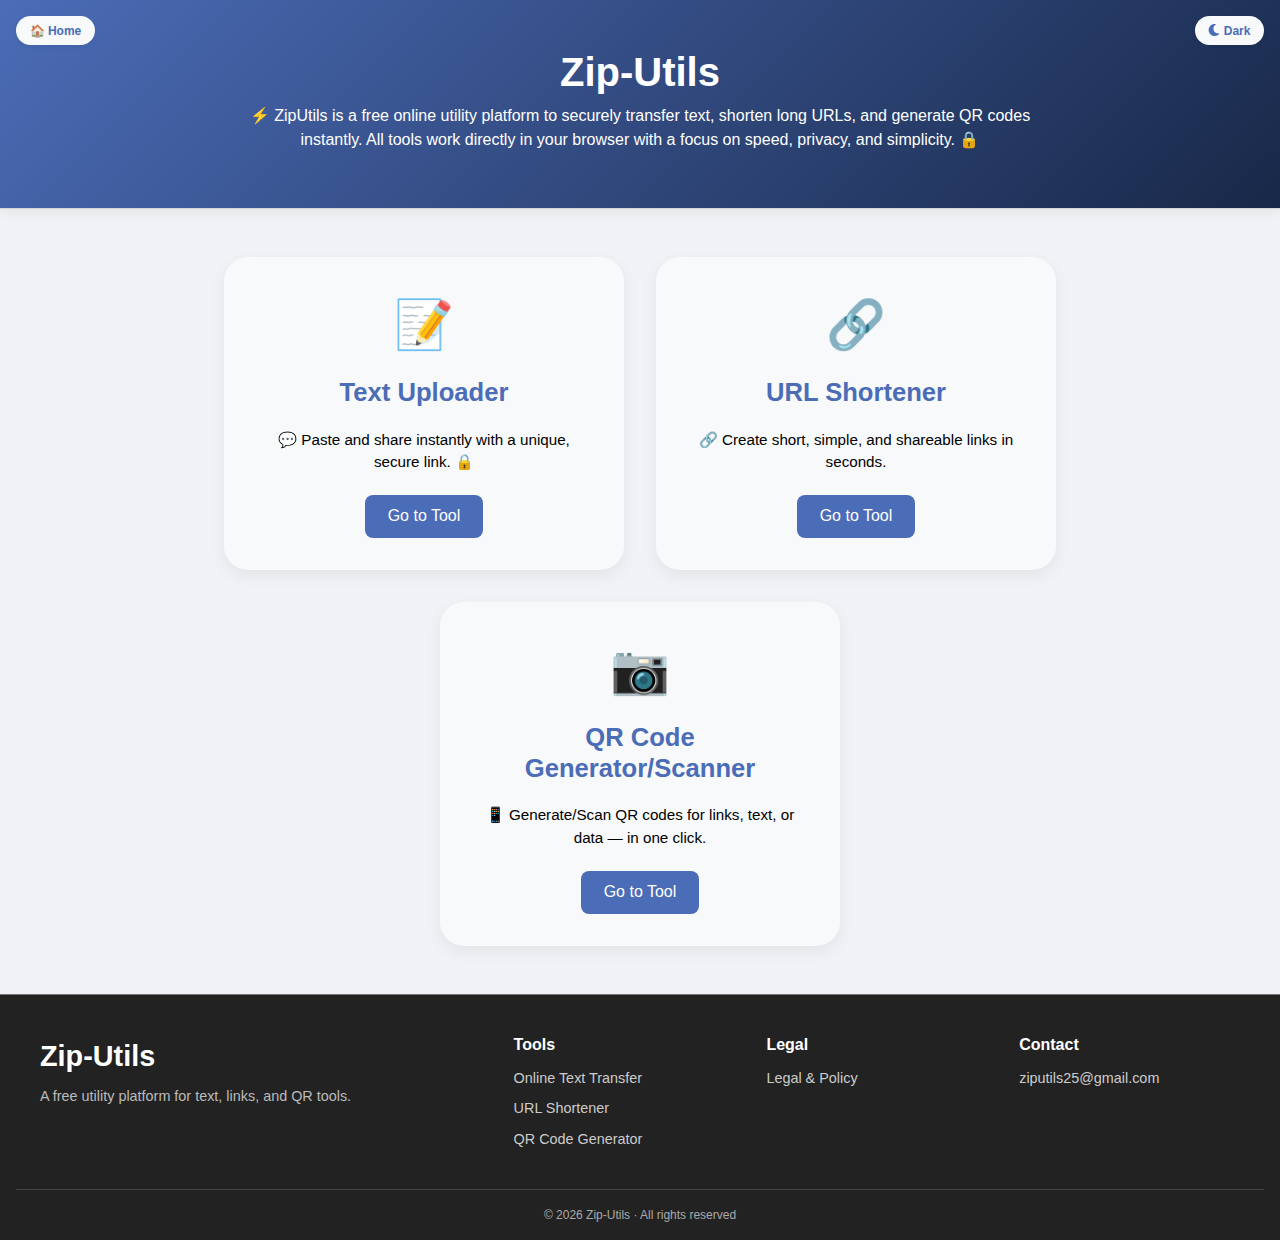
<file: index.html>
<!DOCTYPE html><html lang="en" data-critters-container><head>
    <meta charset="utf-8">
    <title>Zip-Utils</title>
    <base href="/">

    <meta name="viewport" content="width=device-width, initial-scale=1">
    <meta name="theme-color" content="#ffffff">
    <link rel="icon" type="image/x-icon" href="/favicon.ico">

    <!-- Primary Meta Tags -->
    <meta name="title" content="Zip-Utils | ⚡ One place. Many tools. Simply fast.">
    <meta name="description" content="Zip-Utils brings together essential everyday tools — text sharing, URL shortening, and QR generation — in one simple, fast, and secure place.">
    <meta name="keywords" content="zip utils, zip text, zip url, url shortener, text sharing, QR code generator, online tools, web utilities, paste and share, short link generator">
    <meta name="author" content="Zip-Utils">

    <!-- Open Graph / Facebook -->
    <meta property="og:locale" content="en_US">
    <meta property="og:type" content="website">
    <meta property="og:url" content="https://ziputils.com">
    <meta property="og:site_name" content="Zip-Utils">
    <meta property="og:title" content="Zip-Utils | ⚡ One place. Many tools. Simply fast.">
    <meta property="og:description" content="Text, links, and QR codes — simplified. Create, share, and manage instantly with Zip-Utils.">
    <meta property="og:image" content="https://ziputils.com/favicon.ico">
    <meta property="og:image:width" content="1200">
    <meta property="og:image:height" content="630">

    <!-- Twitter Card -->
    <meta name="twitter:card" content="summary_large_image">
    <meta name="twitter:title" content="Zip-Utils | ⚡ One place. Many tools. Simply fast.">
    <meta name="twitter:description" content="Text, links, and QR codes — simplified. Create, share, and manage instantly with Zip-Utils.">
    <meta name="twitter:image" content="https://ziputils.com/favicon.ico">

    <!-- Structured Data (JSON-LD for Google Rich Results) -->
    <script type="application/ld+json">
      {
        "@context": "https://schema.org",
        "@type": "WebSite",
        "name": "Zip-Utils",
        "url": "https://ziputils.com/",
        "description": "Zip-Utils — a suite of simple tools including text sharing, URL shortener, and QR generator. Fast, secure, and easy to use.",
        "publisher": {
          "@type": "Organization",
          "name": "Zip-Utils",
          "logo": {
            "@type": "ImageObject",
            "url": "https://ziputils.com/favicon.ico"
          }
        }
      }
    </script>

    <!-- Google Tag Manager (Load only on Production) -->
    <script>
      (function (w, d, s, l, i) {
        w[l] = w[l] || [];
        w[l].push({ 'gtm.start': new Date().getTime(), event: 'gtm.js' });
        var f = d.getElementsByTagName(s)[0],
          j = d.createElement(s),
          dl = l != 'dataLayer' ? '&l=' + l : '';
        j.async = true;
        j.src = 'https://www.googletagmanager.com/gtm.js?id=' + i + dl;
        f.parentNode.insertBefore(j, f);
      })(window, document, 'script', 'dataLayer', 'GTM-NBL8HCPH');
    </script>
    <!-- End Google Tag Manager -->
  <style>@charset "UTF-8";@-webkit-keyframes fa-spin{0%{-webkit-transform:rotate(0deg);transform:rotate(0)}to{-webkit-transform:rotate(1turn);transform:rotate(1turn)}}:root{--bs-blue:#0d6efd;--bs-indigo:#6610f2;--bs-purple:#6f42c1;--bs-pink:#d63384;--bs-red:#dc3545;--bs-orange:#fd7e14;--bs-yellow:#ffc107;--bs-green:#198754;--bs-teal:#20c997;--bs-cyan:#0dcaf0;--bs-black:#000;--bs-white:#fff;--bs-gray:#6c757d;--bs-gray-dark:#343a40;--bs-gray-100:#f8f9fa;--bs-gray-200:#e9ecef;--bs-gray-300:#dee2e6;--bs-gray-400:#ced4da;--bs-gray-500:#adb5bd;--bs-gray-600:#6c757d;--bs-gray-700:#495057;--bs-gray-800:#343a40;--bs-gray-900:#212529;--bs-primary:#0d6efd;--bs-secondary:#6c757d;--bs-success:#198754;--bs-info:#0dcaf0;--bs-warning:#ffc107;--bs-danger:#dc3545;--bs-light:#f8f9fa;--bs-dark:#212529;--bs-primary-rgb:13,110,253;--bs-secondary-rgb:108,117,125;--bs-success-rgb:25,135,84;--bs-info-rgb:13,202,240;--bs-warning-rgb:255,193,7;--bs-danger-rgb:220,53,69;--bs-light-rgb:248,249,250;--bs-dark-rgb:33,37,41;--bs-primary-text-emphasis:#052c65;--bs-secondary-text-emphasis:#2b2f32;--bs-success-text-emphasis:#0a3622;--bs-info-text-emphasis:#055160;--bs-warning-text-emphasis:#664d03;--bs-danger-text-emphasis:#58151c;--bs-light-text-emphasis:#495057;--bs-dark-text-emphasis:#495057;--bs-primary-bg-subtle:#cfe2ff;--bs-secondary-bg-subtle:#e2e3e5;--bs-success-bg-subtle:#d1e7dd;--bs-info-bg-subtle:#cff4fc;--bs-warning-bg-subtle:#fff3cd;--bs-danger-bg-subtle:#f8d7da;--bs-light-bg-subtle:#fcfcfd;--bs-dark-bg-subtle:#ced4da;--bs-primary-border-subtle:#9ec5fe;--bs-secondary-border-subtle:#c4c8cb;--bs-success-border-subtle:#a3cfbb;--bs-info-border-subtle:#9eeaf9;--bs-warning-border-subtle:#ffe69c;--bs-danger-border-subtle:#f1aeb5;--bs-light-border-subtle:#e9ecef;--bs-dark-border-subtle:#adb5bd;--bs-white-rgb:255,255,255;--bs-black-rgb:0,0,0;--bs-font-sans-serif:system-ui,-apple-system,"Segoe UI",Roboto,"Helvetica Neue","Noto Sans","Liberation Sans",Arial,sans-serif,"Apple Color Emoji","Segoe UI Emoji","Segoe UI Symbol","Noto Color Emoji";--bs-font-monospace:SFMono-Regular,Menlo,Monaco,Consolas,"Liberation Mono","Courier New",monospace;--bs-gradient:linear-gradient(180deg, rgba(255, 255, 255, .15), rgba(255, 255, 255, 0));--bs-body-font-family:var(--bs-font-sans-serif);--bs-body-font-size:1rem;--bs-body-font-weight:400;--bs-body-line-height:1.5;--bs-body-color:#212529;--bs-body-color-rgb:33,37,41;--bs-body-bg:#fff;--bs-body-bg-rgb:255,255,255;--bs-emphasis-color:#000;--bs-emphasis-color-rgb:0,0,0;--bs-secondary-color:rgba(33, 37, 41, .75);--bs-secondary-color-rgb:33,37,41;--bs-secondary-bg:#e9ecef;--bs-secondary-bg-rgb:233,236,239;--bs-tertiary-color:rgba(33, 37, 41, .5);--bs-tertiary-color-rgb:33,37,41;--bs-tertiary-bg:#f8f9fa;--bs-tertiary-bg-rgb:248,249,250;--bs-heading-color:inherit;--bs-link-color:#0d6efd;--bs-link-color-rgb:13,110,253;--bs-link-decoration:underline;--bs-link-hover-color:#0a58ca;--bs-link-hover-color-rgb:10,88,202;--bs-code-color:#d63384;--bs-highlight-color:#212529;--bs-highlight-bg:#fff3cd;--bs-border-width:1px;--bs-border-style:solid;--bs-border-color:#dee2e6;--bs-border-color-translucent:rgba(0, 0, 0, .175);--bs-border-radius:.375rem;--bs-border-radius-sm:.25rem;--bs-border-radius-lg:.5rem;--bs-border-radius-xl:1rem;--bs-border-radius-xxl:2rem;--bs-border-radius-2xl:var(--bs-border-radius-xxl);--bs-border-radius-pill:50rem;--bs-box-shadow:0 .5rem 1rem rgba(0, 0, 0, .15);--bs-box-shadow-sm:0 .125rem .25rem rgba(0, 0, 0, .075);--bs-box-shadow-lg:0 1rem 3rem rgba(0, 0, 0, .175);--bs-box-shadow-inset:inset 0 1px 2px rgba(0, 0, 0, .075);--bs-focus-ring-width:.25rem;--bs-focus-ring-opacity:.25;--bs-focus-ring-color:rgba(13, 110, 253, .25);--bs-form-valid-color:#198754;--bs-form-valid-border-color:#198754;--bs-form-invalid-color:#dc3545;--bs-form-invalid-border-color:#dc3545}*,:after,:before{box-sizing:border-box}@media (prefers-reduced-motion:no-preference){:root{scroll-behavior:smooth}}body{margin:0;font-family:var(--bs-body-font-family);font-size:var(--bs-body-font-size);font-weight:var(--bs-body-font-weight);line-height:var(--bs-body-line-height);color:var(--bs-body-color);text-align:var(--bs-body-text-align);background-color:var(--bs-body-bg);-webkit-text-size-adjust:100%;-webkit-tap-highlight-color:transparent}p{margin-top:0;margin-bottom:1rem}iframe{border:0}:root{--bs-breakpoint-xs:0;--bs-breakpoint-sm:576px;--bs-breakpoint-md:768px;--bs-breakpoint-lg:992px;--bs-breakpoint-xl:1200px;--bs-breakpoint-xxl:1400px}:root{--bs-btn-close-filter: }:root{--bs-carousel-indicator-active-bg:#fff;--bs-carousel-caption-color:#fff;--bs-carousel-control-icon-filter: }*{box-sizing:border-box;margin:0;padding:0;outline:0}html,body{height:100%}:root{--bg: #f0f2f5;--card-bg: #f8f9fa;--text: black;--primary: #4b6cb7;--secondary: #182848;--shadow: rgba(0, 0, 0, .06);--banner-gradient: linear-gradient(135deg, var(--primary), var(--secondary));--scrollbar-color: var(--primary);--faq-ans-color: #374151;--faq-title-hover-color: #1D4ED8;--faq-title-expand-color: #1E40AF}body{font-family:Segoe UI,sans-serif;background:var(--bg);color:var(--text);transition:background .5s,color .5s}
</style><link rel="stylesheet" href="styles-KK3RHZOH.css" media="print" onload="this.media='all'"><noscript><link rel="stylesheet" href="styles-KK3RHZOH.css"></noscript><style ng-app-id="ng">.custom-container[_ngcontent-ng-c3077401883]{height:100%;display:flex;flex-direction:column}.header-container[_ngcontent-ng-c3077401883]{flex:0 1 auto;border-bottom:1px solid #ddd}.main-content[_ngcontent-ng-c3077401883]{flex:1 1 auto}.footer-container[_ngcontent-ng-c3077401883]{flex:0 1 auto;border-top:1px solid #737373}</style><style ng-app-id="ng">.loader-overlay[_ngcontent-ng-c3375509745]{position:absolute;inset:0;display:flex;flex-direction:column;align-items:center;justify-content:center;background:#00000059;-webkit-backdrop-filter:blur(2px);backdrop-filter:blur(2px);z-index:10;animation:_ngcontent-ng-c3375509745_fadeIn .2s ease-in-out;color:#fff;font-weight:500}.loader-overlay[_ngcontent-ng-c3375509745]   p[_ngcontent-ng-c3375509745]{margin:0;color:var(--secondary);opacity:.9;font-size:14px;font-weight:500}.spinner[_ngcontent-ng-c3375509745]{width:30px;height:30px;border:3px solid #ccc;border-top-color:var(--secondary);border-radius:50%;animation:_ngcontent-ng-c3375509745_spin .8s linear infinite;margin-bottom:8px}@keyframes _ngcontent-ng-c3375509745_spin{to{transform:rotate(360deg)}}@keyframes _ngcontent-ng-c3375509745_fadeIn{0%{opacity:0}to{opacity:1}}</style></head>

  <body><!--nghm-->
    <!-- Google Tag Manager (noscript) -->
    <noscript><iframe src="https://www.googletagmanager.com/ns.html?id=GTM-NBL8HCPH" height="0" width="0" style="display: none; visibility: hidden"></iframe></noscript>
    <!-- End Google Tag Manager (noscript) -->
    <app-root _nghost-ng-c3077401883 ng-version="18.2.13" ngh="1" ng-server-context="ssg"><app-loader-overlay _ngcontent-ng-c3077401883 _nghost-ng-c3375509745 ngh="0"><div _ngcontent-ng-c3375509745 class="loader-overlay"><div _ngcontent-ng-c3375509745 class="spinner"></div><p _ngcontent-ng-c3375509745>Loading...</p></div></app-loader-overlay><!----><!----><!----><!----></app-root>
  <script src="polyfills-FFHMD2TL.js" type="module"></script><script src="scripts-5NAN5C2D.js" defer></script><script src="main-6QH4X4LN.js" type="module"></script>

<script id="ng-state" type="application/json">{"__nghData__":[{},{"t":{"0":"t0","1":"t1"},"c":{"0":[{"i":"t1","r":3,"t":{"0":"t2","1":"t3"},"c":{"0":[{"i":"t2","r":1}],"1":[]}}],"1":[]}}]}</script></body></html>
</file>
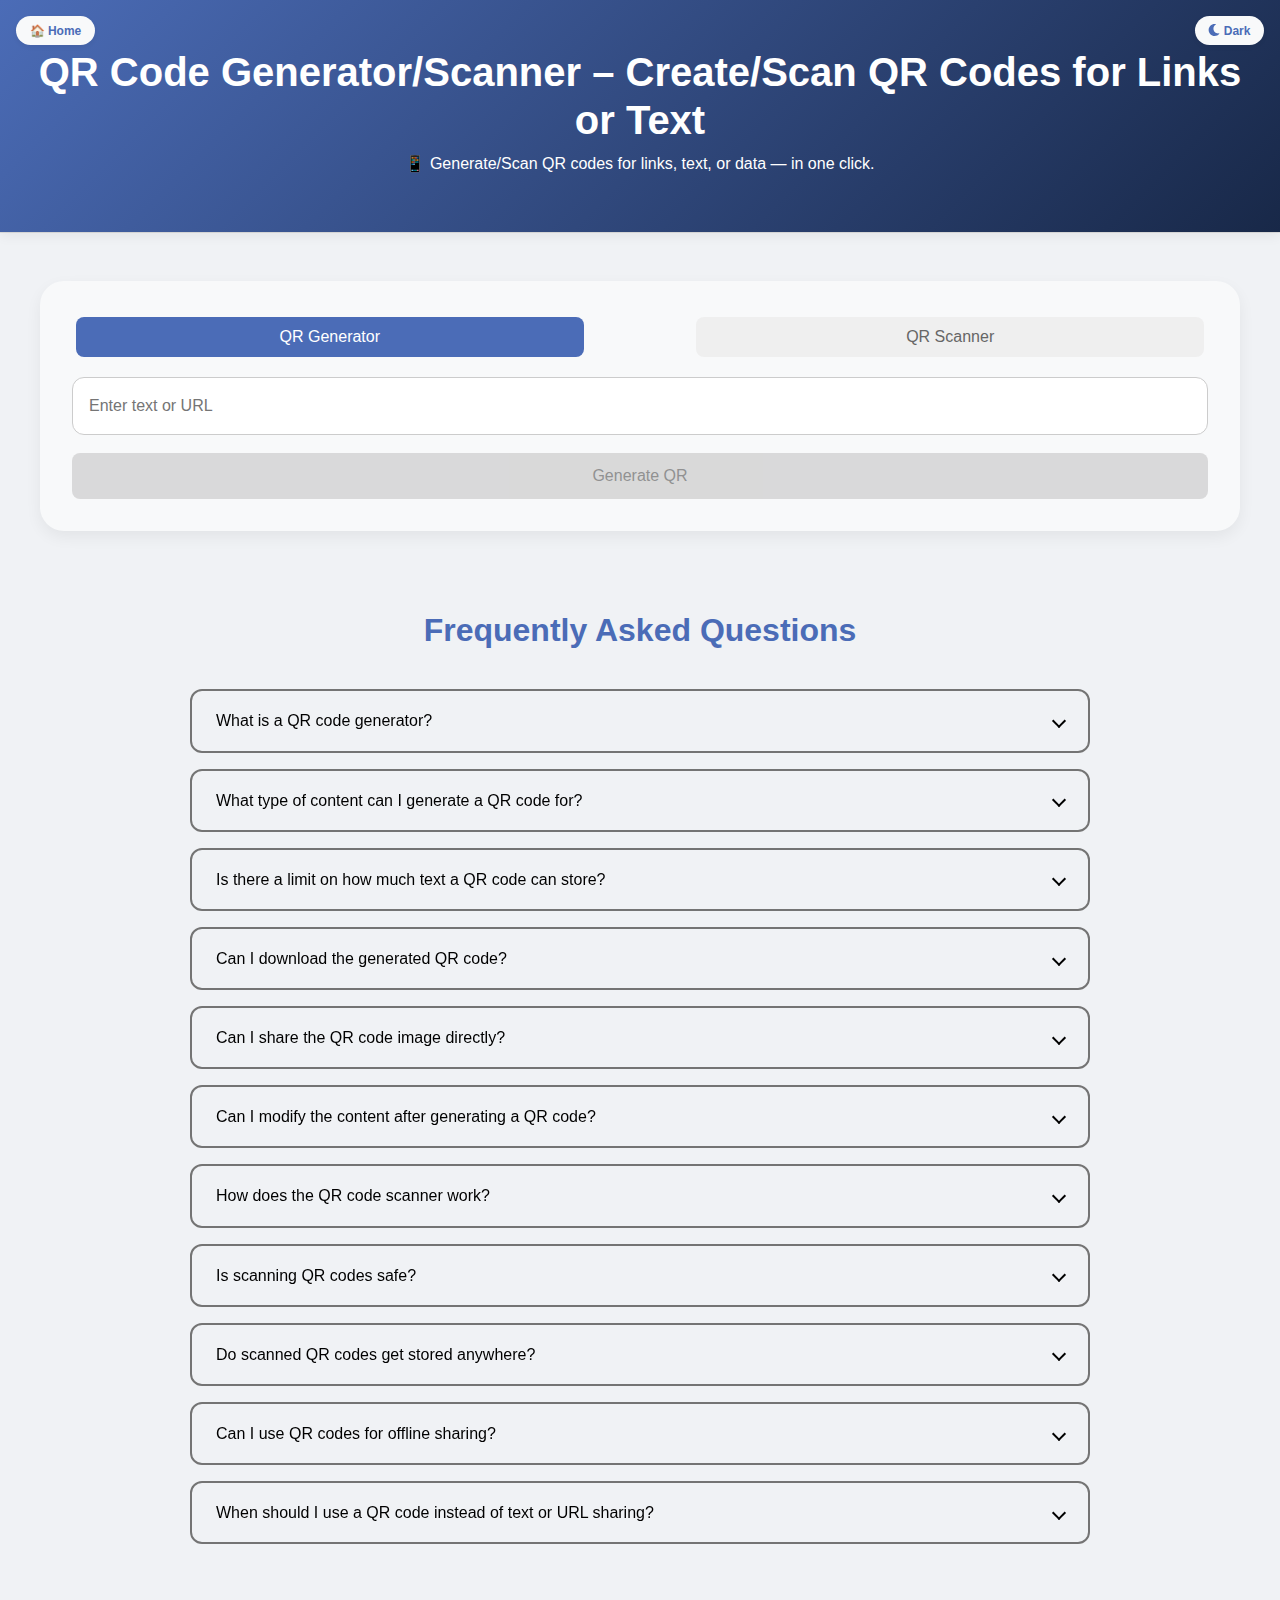
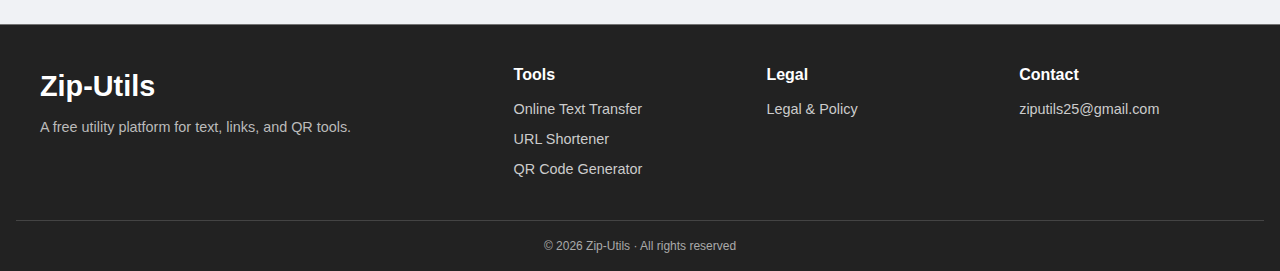
<file: qr/index.html>
<!DOCTYPE html><html lang="en" data-critters-container><head>
    <meta charset="utf-8">
    <title>Zip-Utils</title>
    <base href="/">

    <meta name="viewport" content="width=device-width, initial-scale=1">
    <meta name="theme-color" content="#ffffff">
    <link rel="icon" type="image/x-icon" href="/favicon.ico">

    <!-- Primary Meta Tags -->
    <meta name="title" content="Zip-Utils | ⚡ One place. Many tools. Simply fast.">
    <meta name="description" content="Zip-Utils brings together essential everyday tools — text sharing, URL shortening, and QR generation — in one simple, fast, and secure place.">
    <meta name="keywords" content="zip utils, zip text, zip url, url shortener, text sharing, QR code generator, online tools, web utilities, paste and share, short link generator">
    <meta name="author" content="Zip-Utils">

    <!-- Open Graph / Facebook -->
    <meta property="og:locale" content="en_US">
    <meta property="og:type" content="website">
    <meta property="og:url" content="https://ziputils.com/qr">
    <meta property="og:site_name" content="Zip-Utils">
    <meta property="og:title" content="QR Code Generator/Scanner | ZipUtils">
    <meta property="og:description" content="📱 Generate/Scan QR codes for links, text, or data — in one click.">
    <meta property="og:image" content="https://ziputils.com/favicon.ico">
    <meta property="og:image:width" content="1200">
    <meta property="og:image:height" content="630">

    <!-- Twitter Card -->
    <meta name="twitter:card" content="summary_large_image">
    <meta name="twitter:title" content="QR Code Generator/Scanner | ZipUtils">
    <meta name="twitter:description" content="📱 Generate/Scan QR codes for links, text, or data — in one click.">
    <meta name="twitter:image" content="https://ziputils.com/favicon.ico">

    <!-- Structured Data (JSON-LD for Google Rich Results) -->
    <script type="application/ld+json">
      {
        "@context": "https://schema.org",
        "@type": "WebSite",
        "name": "Zip-Utils",
        "url": "https://ziputils.com/",
        "description": "Zip-Utils — a suite of simple tools including text sharing, URL shortener, and QR generator. Fast, secure, and easy to use.",
        "publisher": {
          "@type": "Organization",
          "name": "Zip-Utils",
          "logo": {
            "@type": "ImageObject",
            "url": "https://ziputils.com/favicon.ico"
          }
        }
      }
    </script>

    <!-- Google Tag Manager (Load only on Production) -->
    <script>
      (function (w, d, s, l, i) {
        w[l] = w[l] || [];
        w[l].push({ 'gtm.start': new Date().getTime(), event: 'gtm.js' });
        var f = d.getElementsByTagName(s)[0],
          j = d.createElement(s),
          dl = l != 'dataLayer' ? '&l=' + l : '';
        j.async = true;
        j.src = 'https://www.googletagmanager.com/gtm.js?id=' + i + dl;
        f.parentNode.insertBefore(j, f);
      })(window, document, 'script', 'dataLayer', 'GTM-NBL8HCPH');
    </script>
    <!-- End Google Tag Manager -->
  <style>@charset "UTF-8";@-webkit-keyframes fa-spin{0%{-webkit-transform:rotate(0deg);transform:rotate(0)}to{-webkit-transform:rotate(1turn);transform:rotate(1turn)}}:root{--bs-blue:#0d6efd;--bs-indigo:#6610f2;--bs-purple:#6f42c1;--bs-pink:#d63384;--bs-red:#dc3545;--bs-orange:#fd7e14;--bs-yellow:#ffc107;--bs-green:#198754;--bs-teal:#20c997;--bs-cyan:#0dcaf0;--bs-black:#000;--bs-white:#fff;--bs-gray:#6c757d;--bs-gray-dark:#343a40;--bs-gray-100:#f8f9fa;--bs-gray-200:#e9ecef;--bs-gray-300:#dee2e6;--bs-gray-400:#ced4da;--bs-gray-500:#adb5bd;--bs-gray-600:#6c757d;--bs-gray-700:#495057;--bs-gray-800:#343a40;--bs-gray-900:#212529;--bs-primary:#0d6efd;--bs-secondary:#6c757d;--bs-success:#198754;--bs-info:#0dcaf0;--bs-warning:#ffc107;--bs-danger:#dc3545;--bs-light:#f8f9fa;--bs-dark:#212529;--bs-primary-rgb:13,110,253;--bs-secondary-rgb:108,117,125;--bs-success-rgb:25,135,84;--bs-info-rgb:13,202,240;--bs-warning-rgb:255,193,7;--bs-danger-rgb:220,53,69;--bs-light-rgb:248,249,250;--bs-dark-rgb:33,37,41;--bs-primary-text-emphasis:#052c65;--bs-secondary-text-emphasis:#2b2f32;--bs-success-text-emphasis:#0a3622;--bs-info-text-emphasis:#055160;--bs-warning-text-emphasis:#664d03;--bs-danger-text-emphasis:#58151c;--bs-light-text-emphasis:#495057;--bs-dark-text-emphasis:#495057;--bs-primary-bg-subtle:#cfe2ff;--bs-secondary-bg-subtle:#e2e3e5;--bs-success-bg-subtle:#d1e7dd;--bs-info-bg-subtle:#cff4fc;--bs-warning-bg-subtle:#fff3cd;--bs-danger-bg-subtle:#f8d7da;--bs-light-bg-subtle:#fcfcfd;--bs-dark-bg-subtle:#ced4da;--bs-primary-border-subtle:#9ec5fe;--bs-secondary-border-subtle:#c4c8cb;--bs-success-border-subtle:#a3cfbb;--bs-info-border-subtle:#9eeaf9;--bs-warning-border-subtle:#ffe69c;--bs-danger-border-subtle:#f1aeb5;--bs-light-border-subtle:#e9ecef;--bs-dark-border-subtle:#adb5bd;--bs-white-rgb:255,255,255;--bs-black-rgb:0,0,0;--bs-font-sans-serif:system-ui,-apple-system,"Segoe UI",Roboto,"Helvetica Neue","Noto Sans","Liberation Sans",Arial,sans-serif,"Apple Color Emoji","Segoe UI Emoji","Segoe UI Symbol","Noto Color Emoji";--bs-font-monospace:SFMono-Regular,Menlo,Monaco,Consolas,"Liberation Mono","Courier New",monospace;--bs-gradient:linear-gradient(180deg, rgba(255, 255, 255, .15), rgba(255, 255, 255, 0));--bs-body-font-family:var(--bs-font-sans-serif);--bs-body-font-size:1rem;--bs-body-font-weight:400;--bs-body-line-height:1.5;--bs-body-color:#212529;--bs-body-color-rgb:33,37,41;--bs-body-bg:#fff;--bs-body-bg-rgb:255,255,255;--bs-emphasis-color:#000;--bs-emphasis-color-rgb:0,0,0;--bs-secondary-color:rgba(33, 37, 41, .75);--bs-secondary-color-rgb:33,37,41;--bs-secondary-bg:#e9ecef;--bs-secondary-bg-rgb:233,236,239;--bs-tertiary-color:rgba(33, 37, 41, .5);--bs-tertiary-color-rgb:33,37,41;--bs-tertiary-bg:#f8f9fa;--bs-tertiary-bg-rgb:248,249,250;--bs-heading-color:inherit;--bs-link-color:#0d6efd;--bs-link-color-rgb:13,110,253;--bs-link-decoration:underline;--bs-link-hover-color:#0a58ca;--bs-link-hover-color-rgb:10,88,202;--bs-code-color:#d63384;--bs-highlight-color:#212529;--bs-highlight-bg:#fff3cd;--bs-border-width:1px;--bs-border-style:solid;--bs-border-color:#dee2e6;--bs-border-color-translucent:rgba(0, 0, 0, .175);--bs-border-radius:.375rem;--bs-border-radius-sm:.25rem;--bs-border-radius-lg:.5rem;--bs-border-radius-xl:1rem;--bs-border-radius-xxl:2rem;--bs-border-radius-2xl:var(--bs-border-radius-xxl);--bs-border-radius-pill:50rem;--bs-box-shadow:0 .5rem 1rem rgba(0, 0, 0, .15);--bs-box-shadow-sm:0 .125rem .25rem rgba(0, 0, 0, .075);--bs-box-shadow-lg:0 1rem 3rem rgba(0, 0, 0, .175);--bs-box-shadow-inset:inset 0 1px 2px rgba(0, 0, 0, .075);--bs-focus-ring-width:.25rem;--bs-focus-ring-opacity:.25;--bs-focus-ring-color:rgba(13, 110, 253, .25);--bs-form-valid-color:#198754;--bs-form-valid-border-color:#198754;--bs-form-invalid-color:#dc3545;--bs-form-invalid-border-color:#dc3545}*,:after,:before{box-sizing:border-box}@media (prefers-reduced-motion:no-preference){:root{scroll-behavior:smooth}}body{margin:0;font-family:var(--bs-body-font-family);font-size:var(--bs-body-font-size);font-weight:var(--bs-body-font-weight);line-height:var(--bs-body-line-height);color:var(--bs-body-color);text-align:var(--bs-body-text-align);background-color:var(--bs-body-bg);-webkit-text-size-adjust:100%;-webkit-tap-highlight-color:transparent}p{margin-top:0;margin-bottom:1rem}iframe{border:0}:root{--bs-breakpoint-xs:0;--bs-breakpoint-sm:576px;--bs-breakpoint-md:768px;--bs-breakpoint-lg:992px;--bs-breakpoint-xl:1200px;--bs-breakpoint-xxl:1400px}:root{--bs-btn-close-filter: }:root{--bs-carousel-indicator-active-bg:#fff;--bs-carousel-caption-color:#fff;--bs-carousel-control-icon-filter: }*{box-sizing:border-box;margin:0;padding:0;outline:0}html,body{height:100%}:root{--bg: #f0f2f5;--card-bg: #f8f9fa;--text: black;--primary: #4b6cb7;--secondary: #182848;--shadow: rgba(0, 0, 0, .06);--banner-gradient: linear-gradient(135deg, var(--primary), var(--secondary));--scrollbar-color: var(--primary);--faq-ans-color: #374151;--faq-title-hover-color: #1D4ED8;--faq-title-expand-color: #1E40AF}body{font-family:Segoe UI,sans-serif;background:var(--bg);color:var(--text);transition:background .5s,color .5s}
</style><link rel="stylesheet" href="styles-KK3RHZOH.css" media="print" onload="this.media='all'"><noscript><link rel="stylesheet" href="styles-KK3RHZOH.css"></noscript><style ng-app-id="ng">.custom-container[_ngcontent-ng-c3077401883]{height:100%;display:flex;flex-direction:column}.header-container[_ngcontent-ng-c3077401883]{flex:0 1 auto;border-bottom:1px solid #ddd}.main-content[_ngcontent-ng-c3077401883]{flex:1 1 auto}.footer-container[_ngcontent-ng-c3077401883]{flex:0 1 auto;border-top:1px solid #737373}</style><style ng-app-id="ng">.loader-overlay[_ngcontent-ng-c3375509745]{position:absolute;inset:0;display:flex;flex-direction:column;align-items:center;justify-content:center;background:#00000059;-webkit-backdrop-filter:blur(2px);backdrop-filter:blur(2px);z-index:10;animation:_ngcontent-ng-c3375509745_fadeIn .2s ease-in-out;color:#fff;font-weight:500}.loader-overlay[_ngcontent-ng-c3375509745]   p[_ngcontent-ng-c3375509745]{margin:0;color:var(--secondary);opacity:.9;font-size:14px;font-weight:500}.spinner[_ngcontent-ng-c3375509745]{width:30px;height:30px;border:3px solid #ccc;border-top-color:var(--secondary);border-radius:50%;animation:_ngcontent-ng-c3375509745_spin .8s linear infinite;margin-bottom:8px}@keyframes _ngcontent-ng-c3375509745_spin{to{transform:rotate(360deg)}}@keyframes _ngcontent-ng-c3375509745_fadeIn{0%{opacity:0}to{opacity:1}}</style></head>

  <body><!--nghm-->
    <!-- Google Tag Manager (noscript) -->
    <noscript><iframe src="https://www.googletagmanager.com/ns.html?id=GTM-NBL8HCPH" height="0" width="0" style="display: none; visibility: hidden"></iframe></noscript>
    <!-- End Google Tag Manager (noscript) -->
    <app-root _nghost-ng-c3077401883 ng-version="18.2.13" ngh="1" ng-server-context="ssg"><app-loader-overlay _ngcontent-ng-c3077401883 _nghost-ng-c3375509745 ngh="0"><div _ngcontent-ng-c3375509745 class="loader-overlay"><div _ngcontent-ng-c3375509745 class="spinner"></div><p _ngcontent-ng-c3375509745>Loading...</p></div></app-loader-overlay><!----><!----><!----><!----></app-root>
  <script src="polyfills-FFHMD2TL.js" type="module"></script><script src="scripts-5NAN5C2D.js" defer></script><script src="main-6QH4X4LN.js" type="module"></script>

<script id="ng-state" type="application/json">{"__nghData__":[{},{"t":{"0":"t0","1":"t1"},"c":{"0":[{"i":"t1","r":3,"t":{"0":"t2","1":"t3"},"c":{"0":[{"i":"t2","r":1}],"1":[]}}],"1":[]}}]}</script></body></html>
</file>
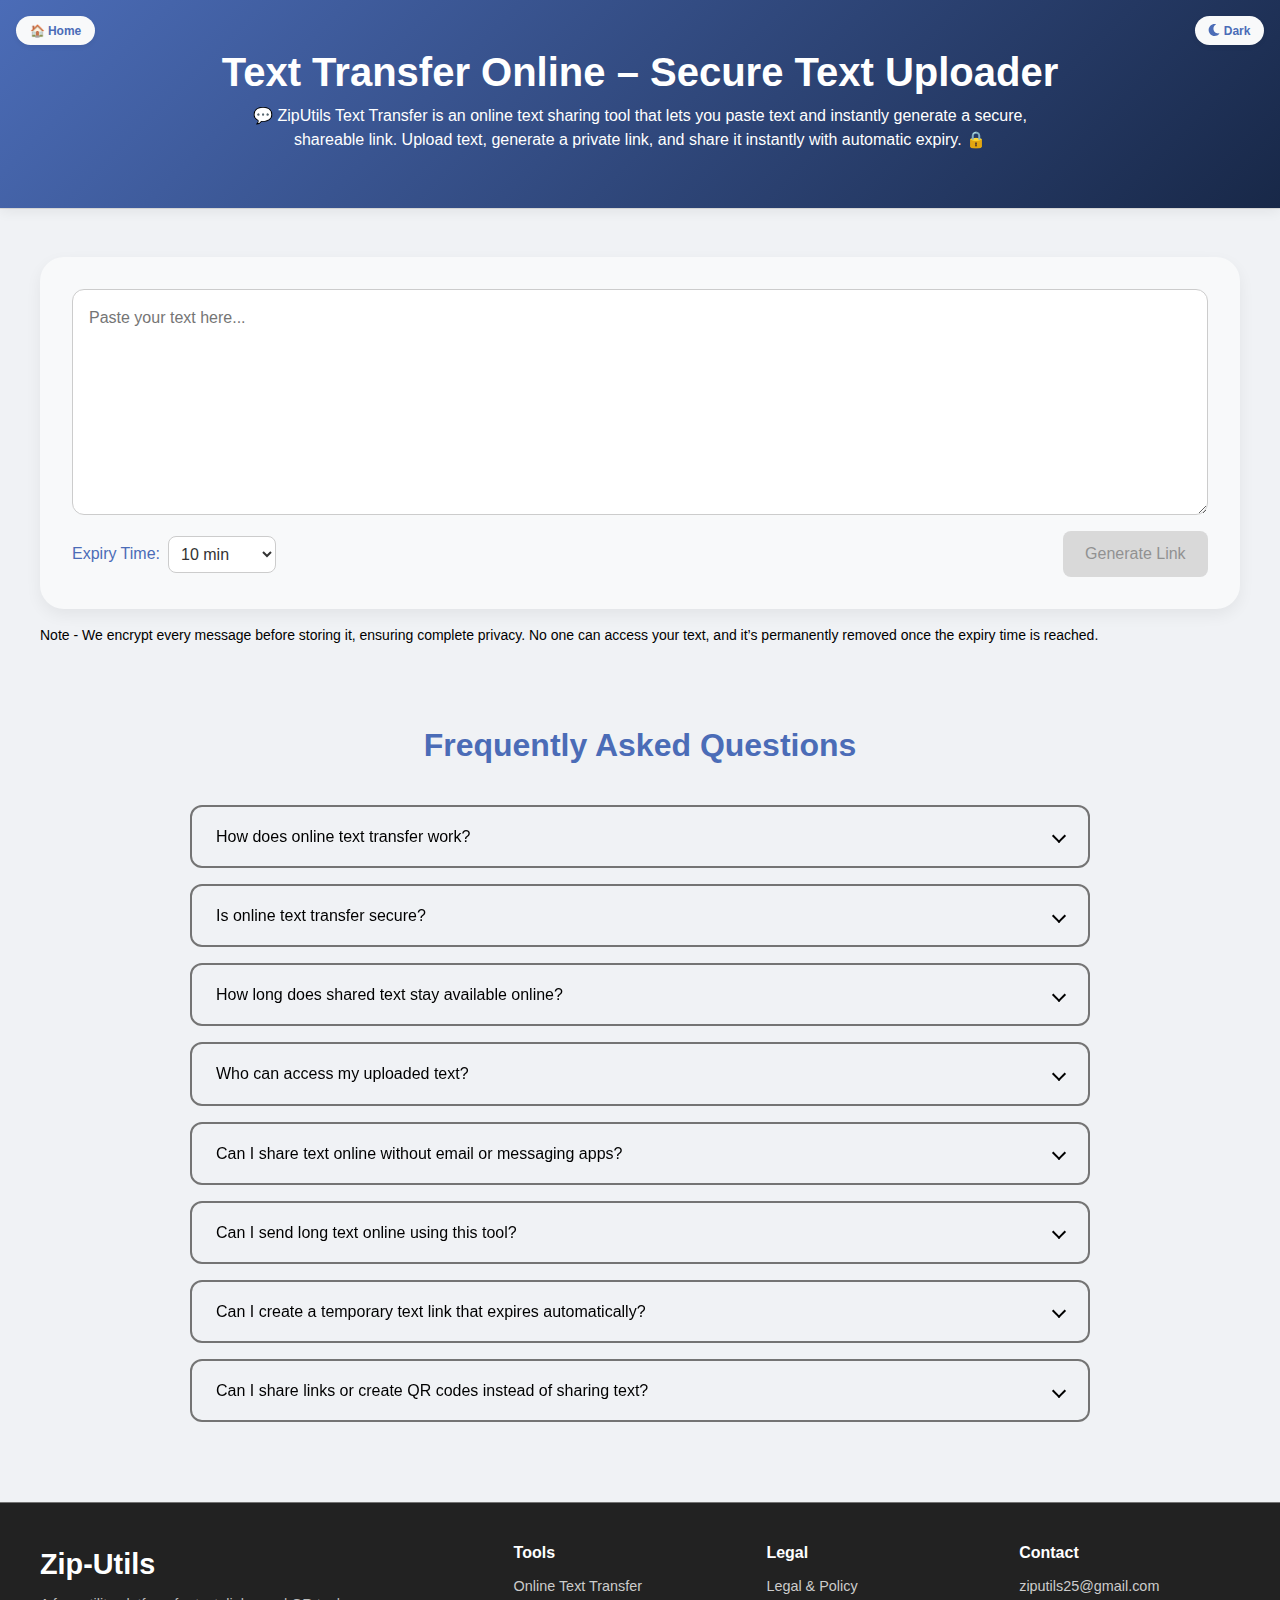
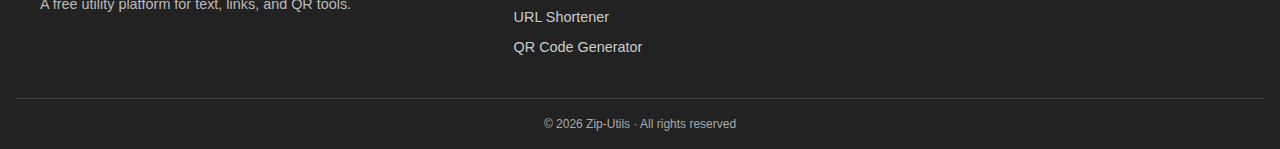
<file: text/index.html>
<!DOCTYPE html><html lang="en" data-critters-container><head>
    <meta charset="utf-8">
    <title>Zip-Utils</title>
    <base href="/">

    <meta name="viewport" content="width=device-width, initial-scale=1">
    <meta name="theme-color" content="#ffffff">
    <link rel="icon" type="image/x-icon" href="/favicon.ico">

    <!-- Primary Meta Tags -->
    <meta name="title" content="Zip-Utils | ⚡ One place. Many tools. Simply fast.">
    <meta name="description" content="Zip-Utils brings together essential everyday tools — text sharing, URL shortening, and QR generation — in one simple, fast, and secure place.">
    <meta name="keywords" content="zip utils, zip text, zip url, url shortener, text sharing, QR code generator, online tools, web utilities, paste and share, short link generator">
    <meta name="author" content="Zip-Utils">

    <!-- Open Graph / Facebook -->
    <meta property="og:locale" content="en_US">
    <meta property="og:type" content="website">
    <meta property="og:url" content="https://ziputils.com/text">
    <meta property="og:site_name" content="Zip-Utils">
    <meta property="og:title" content="Text Uploader | ZipUtils">
    <meta property="og:description" content="💬 Paste and share instantly with a unique, secure link. 🔒">
    <meta property="og:image" content="https://ziputils.com/favicon.ico">
    <meta property="og:image:width" content="1200">
    <meta property="og:image:height" content="630">

    <!-- Twitter Card -->
    <meta name="twitter:card" content="summary_large_image">
    <meta name="twitter:title" content="Text Uploader | ZipUtils">
    <meta name="twitter:description" content="💬 Paste and share instantly with a unique, secure link. 🔒">
    <meta name="twitter:image" content="https://ziputils.com/favicon.ico">

    <!-- Structured Data (JSON-LD for Google Rich Results) -->
    <script type="application/ld+json">
      {
        "@context": "https://schema.org",
        "@type": "WebSite",
        "name": "Zip-Utils",
        "url": "https://ziputils.com/",
        "description": "Zip-Utils — a suite of simple tools including text sharing, URL shortener, and QR generator. Fast, secure, and easy to use.",
        "publisher": {
          "@type": "Organization",
          "name": "Zip-Utils",
          "logo": {
            "@type": "ImageObject",
            "url": "https://ziputils.com/favicon.ico"
          }
        }
      }
    </script>

    <!-- Google Tag Manager (Load only on Production) -->
    <script>
      (function (w, d, s, l, i) {
        w[l] = w[l] || [];
        w[l].push({ 'gtm.start': new Date().getTime(), event: 'gtm.js' });
        var f = d.getElementsByTagName(s)[0],
          j = d.createElement(s),
          dl = l != 'dataLayer' ? '&l=' + l : '';
        j.async = true;
        j.src = 'https://www.googletagmanager.com/gtm.js?id=' + i + dl;
        f.parentNode.insertBefore(j, f);
      })(window, document, 'script', 'dataLayer', 'GTM-NBL8HCPH');
    </script>
    <!-- End Google Tag Manager -->
  <style>@charset "UTF-8";@-webkit-keyframes fa-spin{0%{-webkit-transform:rotate(0deg);transform:rotate(0)}to{-webkit-transform:rotate(1turn);transform:rotate(1turn)}}:root{--bs-blue:#0d6efd;--bs-indigo:#6610f2;--bs-purple:#6f42c1;--bs-pink:#d63384;--bs-red:#dc3545;--bs-orange:#fd7e14;--bs-yellow:#ffc107;--bs-green:#198754;--bs-teal:#20c997;--bs-cyan:#0dcaf0;--bs-black:#000;--bs-white:#fff;--bs-gray:#6c757d;--bs-gray-dark:#343a40;--bs-gray-100:#f8f9fa;--bs-gray-200:#e9ecef;--bs-gray-300:#dee2e6;--bs-gray-400:#ced4da;--bs-gray-500:#adb5bd;--bs-gray-600:#6c757d;--bs-gray-700:#495057;--bs-gray-800:#343a40;--bs-gray-900:#212529;--bs-primary:#0d6efd;--bs-secondary:#6c757d;--bs-success:#198754;--bs-info:#0dcaf0;--bs-warning:#ffc107;--bs-danger:#dc3545;--bs-light:#f8f9fa;--bs-dark:#212529;--bs-primary-rgb:13,110,253;--bs-secondary-rgb:108,117,125;--bs-success-rgb:25,135,84;--bs-info-rgb:13,202,240;--bs-warning-rgb:255,193,7;--bs-danger-rgb:220,53,69;--bs-light-rgb:248,249,250;--bs-dark-rgb:33,37,41;--bs-primary-text-emphasis:#052c65;--bs-secondary-text-emphasis:#2b2f32;--bs-success-text-emphasis:#0a3622;--bs-info-text-emphasis:#055160;--bs-warning-text-emphasis:#664d03;--bs-danger-text-emphasis:#58151c;--bs-light-text-emphasis:#495057;--bs-dark-text-emphasis:#495057;--bs-primary-bg-subtle:#cfe2ff;--bs-secondary-bg-subtle:#e2e3e5;--bs-success-bg-subtle:#d1e7dd;--bs-info-bg-subtle:#cff4fc;--bs-warning-bg-subtle:#fff3cd;--bs-danger-bg-subtle:#f8d7da;--bs-light-bg-subtle:#fcfcfd;--bs-dark-bg-subtle:#ced4da;--bs-primary-border-subtle:#9ec5fe;--bs-secondary-border-subtle:#c4c8cb;--bs-success-border-subtle:#a3cfbb;--bs-info-border-subtle:#9eeaf9;--bs-warning-border-subtle:#ffe69c;--bs-danger-border-subtle:#f1aeb5;--bs-light-border-subtle:#e9ecef;--bs-dark-border-subtle:#adb5bd;--bs-white-rgb:255,255,255;--bs-black-rgb:0,0,0;--bs-font-sans-serif:system-ui,-apple-system,"Segoe UI",Roboto,"Helvetica Neue","Noto Sans","Liberation Sans",Arial,sans-serif,"Apple Color Emoji","Segoe UI Emoji","Segoe UI Symbol","Noto Color Emoji";--bs-font-monospace:SFMono-Regular,Menlo,Monaco,Consolas,"Liberation Mono","Courier New",monospace;--bs-gradient:linear-gradient(180deg, rgba(255, 255, 255, .15), rgba(255, 255, 255, 0));--bs-body-font-family:var(--bs-font-sans-serif);--bs-body-font-size:1rem;--bs-body-font-weight:400;--bs-body-line-height:1.5;--bs-body-color:#212529;--bs-body-color-rgb:33,37,41;--bs-body-bg:#fff;--bs-body-bg-rgb:255,255,255;--bs-emphasis-color:#000;--bs-emphasis-color-rgb:0,0,0;--bs-secondary-color:rgba(33, 37, 41, .75);--bs-secondary-color-rgb:33,37,41;--bs-secondary-bg:#e9ecef;--bs-secondary-bg-rgb:233,236,239;--bs-tertiary-color:rgba(33, 37, 41, .5);--bs-tertiary-color-rgb:33,37,41;--bs-tertiary-bg:#f8f9fa;--bs-tertiary-bg-rgb:248,249,250;--bs-heading-color:inherit;--bs-link-color:#0d6efd;--bs-link-color-rgb:13,110,253;--bs-link-decoration:underline;--bs-link-hover-color:#0a58ca;--bs-link-hover-color-rgb:10,88,202;--bs-code-color:#d63384;--bs-highlight-color:#212529;--bs-highlight-bg:#fff3cd;--bs-border-width:1px;--bs-border-style:solid;--bs-border-color:#dee2e6;--bs-border-color-translucent:rgba(0, 0, 0, .175);--bs-border-radius:.375rem;--bs-border-radius-sm:.25rem;--bs-border-radius-lg:.5rem;--bs-border-radius-xl:1rem;--bs-border-radius-xxl:2rem;--bs-border-radius-2xl:var(--bs-border-radius-xxl);--bs-border-radius-pill:50rem;--bs-box-shadow:0 .5rem 1rem rgba(0, 0, 0, .15);--bs-box-shadow-sm:0 .125rem .25rem rgba(0, 0, 0, .075);--bs-box-shadow-lg:0 1rem 3rem rgba(0, 0, 0, .175);--bs-box-shadow-inset:inset 0 1px 2px rgba(0, 0, 0, .075);--bs-focus-ring-width:.25rem;--bs-focus-ring-opacity:.25;--bs-focus-ring-color:rgba(13, 110, 253, .25);--bs-form-valid-color:#198754;--bs-form-valid-border-color:#198754;--bs-form-invalid-color:#dc3545;--bs-form-invalid-border-color:#dc3545}*,:after,:before{box-sizing:border-box}@media (prefers-reduced-motion:no-preference){:root{scroll-behavior:smooth}}body{margin:0;font-family:var(--bs-body-font-family);font-size:var(--bs-body-font-size);font-weight:var(--bs-body-font-weight);line-height:var(--bs-body-line-height);color:var(--bs-body-color);text-align:var(--bs-body-text-align);background-color:var(--bs-body-bg);-webkit-text-size-adjust:100%;-webkit-tap-highlight-color:transparent}p{margin-top:0;margin-bottom:1rem}iframe{border:0}:root{--bs-breakpoint-xs:0;--bs-breakpoint-sm:576px;--bs-breakpoint-md:768px;--bs-breakpoint-lg:992px;--bs-breakpoint-xl:1200px;--bs-breakpoint-xxl:1400px}:root{--bs-btn-close-filter: }:root{--bs-carousel-indicator-active-bg:#fff;--bs-carousel-caption-color:#fff;--bs-carousel-control-icon-filter: }*{box-sizing:border-box;margin:0;padding:0;outline:0}html,body{height:100%}:root{--bg: #f0f2f5;--card-bg: #f8f9fa;--text: black;--primary: #4b6cb7;--secondary: #182848;--shadow: rgba(0, 0, 0, .06);--banner-gradient: linear-gradient(135deg, var(--primary), var(--secondary));--scrollbar-color: var(--primary);--faq-ans-color: #374151;--faq-title-hover-color: #1D4ED8;--faq-title-expand-color: #1E40AF}body{font-family:Segoe UI,sans-serif;background:var(--bg);color:var(--text);transition:background .5s,color .5s}
</style><link rel="stylesheet" href="styles-KK3RHZOH.css" media="print" onload="this.media='all'"><noscript><link rel="stylesheet" href="styles-KK3RHZOH.css"></noscript><style ng-app-id="ng">.custom-container[_ngcontent-ng-c3077401883]{height:100%;display:flex;flex-direction:column}.header-container[_ngcontent-ng-c3077401883]{flex:0 1 auto;border-bottom:1px solid #ddd}.main-content[_ngcontent-ng-c3077401883]{flex:1 1 auto}.footer-container[_ngcontent-ng-c3077401883]{flex:0 1 auto;border-top:1px solid #737373}</style><style ng-app-id="ng">.loader-overlay[_ngcontent-ng-c3375509745]{position:absolute;inset:0;display:flex;flex-direction:column;align-items:center;justify-content:center;background:#00000059;-webkit-backdrop-filter:blur(2px);backdrop-filter:blur(2px);z-index:10;animation:_ngcontent-ng-c3375509745_fadeIn .2s ease-in-out;color:#fff;font-weight:500}.loader-overlay[_ngcontent-ng-c3375509745]   p[_ngcontent-ng-c3375509745]{margin:0;color:var(--secondary);opacity:.9;font-size:14px;font-weight:500}.spinner[_ngcontent-ng-c3375509745]{width:30px;height:30px;border:3px solid #ccc;border-top-color:var(--secondary);border-radius:50%;animation:_ngcontent-ng-c3375509745_spin .8s linear infinite;margin-bottom:8px}@keyframes _ngcontent-ng-c3375509745_spin{to{transform:rotate(360deg)}}@keyframes _ngcontent-ng-c3375509745_fadeIn{0%{opacity:0}to{opacity:1}}</style></head>

  <body><!--nghm-->
    <!-- Google Tag Manager (noscript) -->
    <noscript><iframe src="https://www.googletagmanager.com/ns.html?id=GTM-NBL8HCPH" height="0" width="0" style="display: none; visibility: hidden"></iframe></noscript>
    <!-- End Google Tag Manager (noscript) -->
    <app-root _nghost-ng-c3077401883 ng-version="18.2.13" ngh="1" ng-server-context="ssg"><app-loader-overlay _ngcontent-ng-c3077401883 _nghost-ng-c3375509745 ngh="0"><div _ngcontent-ng-c3375509745 class="loader-overlay"><div _ngcontent-ng-c3375509745 class="spinner"></div><p _ngcontent-ng-c3375509745>Loading...</p></div></app-loader-overlay><!----><!----><!----><!----></app-root>
  <script src="polyfills-FFHMD2TL.js" type="module"></script><script src="scripts-5NAN5C2D.js" defer></script><script src="main-6QH4X4LN.js" type="module"></script>

<script id="ng-state" type="application/json">{"__nghData__":[{},{"t":{"0":"t0","1":"t1"},"c":{"0":[{"i":"t1","r":3,"t":{"0":"t2","1":"t3"},"c":{"0":[{"i":"t2","r":1}],"1":[]}}],"1":[]}}]}</script></body></html>
</file>
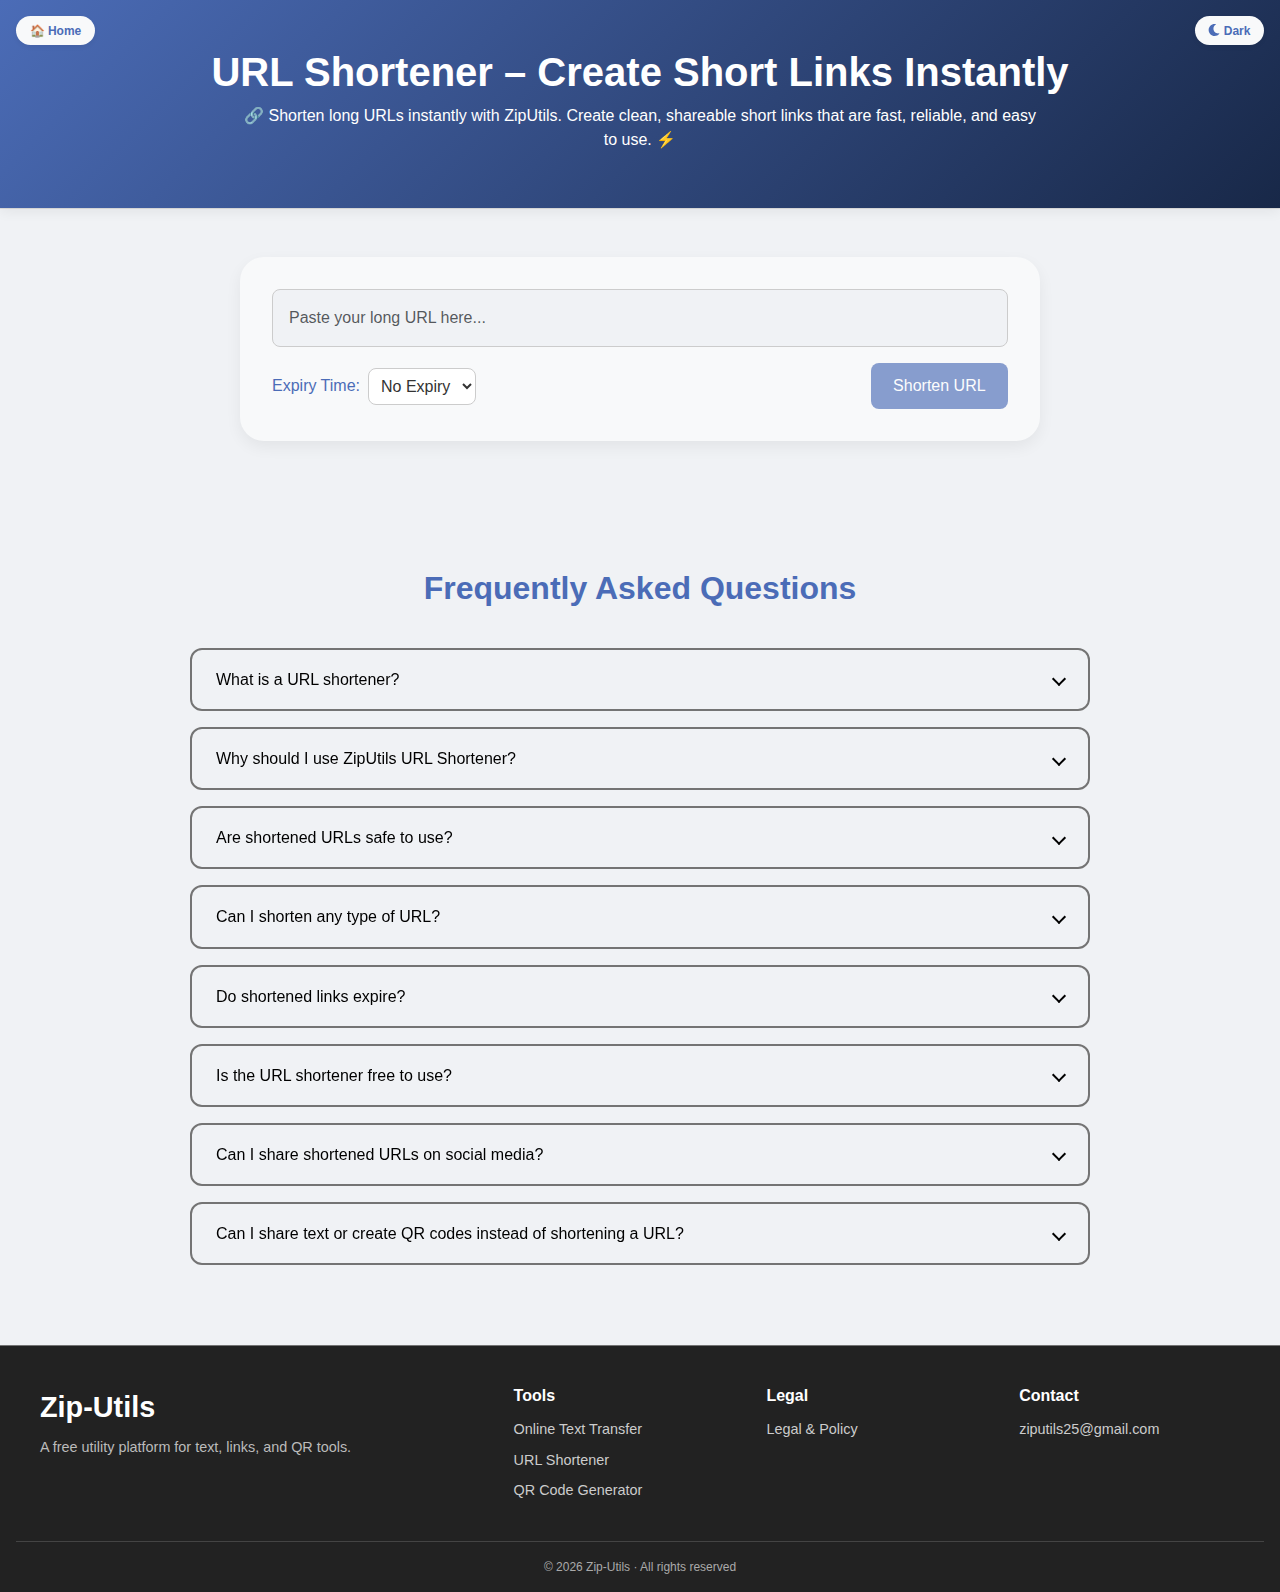
<file: url/index.html>
<!DOCTYPE html><html lang="en" data-critters-container><head>
    <meta charset="utf-8">
    <title>Zip-Utils</title>
    <base href="/">

    <meta name="viewport" content="width=device-width, initial-scale=1">
    <meta name="theme-color" content="#ffffff">
    <link rel="icon" type="image/x-icon" href="/favicon.ico">

    <!-- Primary Meta Tags -->
    <meta name="title" content="Zip-Utils | ⚡ One place. Many tools. Simply fast.">
    <meta name="description" content="Zip-Utils brings together essential everyday tools — text sharing, URL shortening, and QR generation — in one simple, fast, and secure place.">
    <meta name="keywords" content="zip utils, zip text, zip url, url shortener, text sharing, QR code generator, online tools, web utilities, paste and share, short link generator">
    <meta name="author" content="Zip-Utils">

    <!-- Open Graph / Facebook -->
    <meta property="og:locale" content="en_US">
    <meta property="og:type" content="website">
    <meta property="og:url" content="https://ziputils.com/url">
    <meta property="og:site_name" content="Zip-Utils">
    <meta property="og:title" content="URL Shortener | ZipUtils">
    <meta property="og:description" content="🔗 Create short, simple, and shareable links in seconds.">
    <meta property="og:image" content="https://ziputils.com/favicon.ico">
    <meta property="og:image:width" content="1200">
    <meta property="og:image:height" content="630">

    <!-- Twitter Card -->
    <meta name="twitter:card" content="summary_large_image">
    <meta name="twitter:title" content="URL Shortener | ZipUtils">
    <meta name="twitter:description" content="🔗 Create short, simple, and shareable links in seconds.">
    <meta name="twitter:image" content="https://ziputils.com/favicon.ico">

    <!-- Structured Data (JSON-LD for Google Rich Results) -->
    <script type="application/ld+json">
      {
        "@context": "https://schema.org",
        "@type": "WebSite",
        "name": "Zip-Utils",
        "url": "https://ziputils.com/",
        "description": "Zip-Utils — a suite of simple tools including text sharing, URL shortener, and QR generator. Fast, secure, and easy to use.",
        "publisher": {
          "@type": "Organization",
          "name": "Zip-Utils",
          "logo": {
            "@type": "ImageObject",
            "url": "https://ziputils.com/favicon.ico"
          }
        }
      }
    </script>

    <!-- Google Tag Manager (Load only on Production) -->
    <script>
      (function (w, d, s, l, i) {
        w[l] = w[l] || [];
        w[l].push({ 'gtm.start': new Date().getTime(), event: 'gtm.js' });
        var f = d.getElementsByTagName(s)[0],
          j = d.createElement(s),
          dl = l != 'dataLayer' ? '&l=' + l : '';
        j.async = true;
        j.src = 'https://www.googletagmanager.com/gtm.js?id=' + i + dl;
        f.parentNode.insertBefore(j, f);
      })(window, document, 'script', 'dataLayer', 'GTM-NBL8HCPH');
    </script>
    <!-- End Google Tag Manager -->
  <style>@charset "UTF-8";@-webkit-keyframes fa-spin{0%{-webkit-transform:rotate(0deg);transform:rotate(0)}to{-webkit-transform:rotate(1turn);transform:rotate(1turn)}}:root{--bs-blue:#0d6efd;--bs-indigo:#6610f2;--bs-purple:#6f42c1;--bs-pink:#d63384;--bs-red:#dc3545;--bs-orange:#fd7e14;--bs-yellow:#ffc107;--bs-green:#198754;--bs-teal:#20c997;--bs-cyan:#0dcaf0;--bs-black:#000;--bs-white:#fff;--bs-gray:#6c757d;--bs-gray-dark:#343a40;--bs-gray-100:#f8f9fa;--bs-gray-200:#e9ecef;--bs-gray-300:#dee2e6;--bs-gray-400:#ced4da;--bs-gray-500:#adb5bd;--bs-gray-600:#6c757d;--bs-gray-700:#495057;--bs-gray-800:#343a40;--bs-gray-900:#212529;--bs-primary:#0d6efd;--bs-secondary:#6c757d;--bs-success:#198754;--bs-info:#0dcaf0;--bs-warning:#ffc107;--bs-danger:#dc3545;--bs-light:#f8f9fa;--bs-dark:#212529;--bs-primary-rgb:13,110,253;--bs-secondary-rgb:108,117,125;--bs-success-rgb:25,135,84;--bs-info-rgb:13,202,240;--bs-warning-rgb:255,193,7;--bs-danger-rgb:220,53,69;--bs-light-rgb:248,249,250;--bs-dark-rgb:33,37,41;--bs-primary-text-emphasis:#052c65;--bs-secondary-text-emphasis:#2b2f32;--bs-success-text-emphasis:#0a3622;--bs-info-text-emphasis:#055160;--bs-warning-text-emphasis:#664d03;--bs-danger-text-emphasis:#58151c;--bs-light-text-emphasis:#495057;--bs-dark-text-emphasis:#495057;--bs-primary-bg-subtle:#cfe2ff;--bs-secondary-bg-subtle:#e2e3e5;--bs-success-bg-subtle:#d1e7dd;--bs-info-bg-subtle:#cff4fc;--bs-warning-bg-subtle:#fff3cd;--bs-danger-bg-subtle:#f8d7da;--bs-light-bg-subtle:#fcfcfd;--bs-dark-bg-subtle:#ced4da;--bs-primary-border-subtle:#9ec5fe;--bs-secondary-border-subtle:#c4c8cb;--bs-success-border-subtle:#a3cfbb;--bs-info-border-subtle:#9eeaf9;--bs-warning-border-subtle:#ffe69c;--bs-danger-border-subtle:#f1aeb5;--bs-light-border-subtle:#e9ecef;--bs-dark-border-subtle:#adb5bd;--bs-white-rgb:255,255,255;--bs-black-rgb:0,0,0;--bs-font-sans-serif:system-ui,-apple-system,"Segoe UI",Roboto,"Helvetica Neue","Noto Sans","Liberation Sans",Arial,sans-serif,"Apple Color Emoji","Segoe UI Emoji","Segoe UI Symbol","Noto Color Emoji";--bs-font-monospace:SFMono-Regular,Menlo,Monaco,Consolas,"Liberation Mono","Courier New",monospace;--bs-gradient:linear-gradient(180deg, rgba(255, 255, 255, .15), rgba(255, 255, 255, 0));--bs-body-font-family:var(--bs-font-sans-serif);--bs-body-font-size:1rem;--bs-body-font-weight:400;--bs-body-line-height:1.5;--bs-body-color:#212529;--bs-body-color-rgb:33,37,41;--bs-body-bg:#fff;--bs-body-bg-rgb:255,255,255;--bs-emphasis-color:#000;--bs-emphasis-color-rgb:0,0,0;--bs-secondary-color:rgba(33, 37, 41, .75);--bs-secondary-color-rgb:33,37,41;--bs-secondary-bg:#e9ecef;--bs-secondary-bg-rgb:233,236,239;--bs-tertiary-color:rgba(33, 37, 41, .5);--bs-tertiary-color-rgb:33,37,41;--bs-tertiary-bg:#f8f9fa;--bs-tertiary-bg-rgb:248,249,250;--bs-heading-color:inherit;--bs-link-color:#0d6efd;--bs-link-color-rgb:13,110,253;--bs-link-decoration:underline;--bs-link-hover-color:#0a58ca;--bs-link-hover-color-rgb:10,88,202;--bs-code-color:#d63384;--bs-highlight-color:#212529;--bs-highlight-bg:#fff3cd;--bs-border-width:1px;--bs-border-style:solid;--bs-border-color:#dee2e6;--bs-border-color-translucent:rgba(0, 0, 0, .175);--bs-border-radius:.375rem;--bs-border-radius-sm:.25rem;--bs-border-radius-lg:.5rem;--bs-border-radius-xl:1rem;--bs-border-radius-xxl:2rem;--bs-border-radius-2xl:var(--bs-border-radius-xxl);--bs-border-radius-pill:50rem;--bs-box-shadow:0 .5rem 1rem rgba(0, 0, 0, .15);--bs-box-shadow-sm:0 .125rem .25rem rgba(0, 0, 0, .075);--bs-box-shadow-lg:0 1rem 3rem rgba(0, 0, 0, .175);--bs-box-shadow-inset:inset 0 1px 2px rgba(0, 0, 0, .075);--bs-focus-ring-width:.25rem;--bs-focus-ring-opacity:.25;--bs-focus-ring-color:rgba(13, 110, 253, .25);--bs-form-valid-color:#198754;--bs-form-valid-border-color:#198754;--bs-form-invalid-color:#dc3545;--bs-form-invalid-border-color:#dc3545}*,:after,:before{box-sizing:border-box}@media (prefers-reduced-motion:no-preference){:root{scroll-behavior:smooth}}body{margin:0;font-family:var(--bs-body-font-family);font-size:var(--bs-body-font-size);font-weight:var(--bs-body-font-weight);line-height:var(--bs-body-line-height);color:var(--bs-body-color);text-align:var(--bs-body-text-align);background-color:var(--bs-body-bg);-webkit-text-size-adjust:100%;-webkit-tap-highlight-color:transparent}p{margin-top:0;margin-bottom:1rem}iframe{border:0}:root{--bs-breakpoint-xs:0;--bs-breakpoint-sm:576px;--bs-breakpoint-md:768px;--bs-breakpoint-lg:992px;--bs-breakpoint-xl:1200px;--bs-breakpoint-xxl:1400px}:root{--bs-btn-close-filter: }:root{--bs-carousel-indicator-active-bg:#fff;--bs-carousel-caption-color:#fff;--bs-carousel-control-icon-filter: }*{box-sizing:border-box;margin:0;padding:0;outline:0}html,body{height:100%}:root{--bg: #f0f2f5;--card-bg: #f8f9fa;--text: black;--primary: #4b6cb7;--secondary: #182848;--shadow: rgba(0, 0, 0, .06);--banner-gradient: linear-gradient(135deg, var(--primary), var(--secondary));--scrollbar-color: var(--primary);--faq-ans-color: #374151;--faq-title-hover-color: #1D4ED8;--faq-title-expand-color: #1E40AF}body{font-family:Segoe UI,sans-serif;background:var(--bg);color:var(--text);transition:background .5s,color .5s}
</style><link rel="stylesheet" href="styles-KK3RHZOH.css" media="print" onload="this.media='all'"><noscript><link rel="stylesheet" href="styles-KK3RHZOH.css"></noscript><style ng-app-id="ng">.custom-container[_ngcontent-ng-c3077401883]{height:100%;display:flex;flex-direction:column}.header-container[_ngcontent-ng-c3077401883]{flex:0 1 auto;border-bottom:1px solid #ddd}.main-content[_ngcontent-ng-c3077401883]{flex:1 1 auto}.footer-container[_ngcontent-ng-c3077401883]{flex:0 1 auto;border-top:1px solid #737373}</style><style ng-app-id="ng">.loader-overlay[_ngcontent-ng-c3375509745]{position:absolute;inset:0;display:flex;flex-direction:column;align-items:center;justify-content:center;background:#00000059;-webkit-backdrop-filter:blur(2px);backdrop-filter:blur(2px);z-index:10;animation:_ngcontent-ng-c3375509745_fadeIn .2s ease-in-out;color:#fff;font-weight:500}.loader-overlay[_ngcontent-ng-c3375509745]   p[_ngcontent-ng-c3375509745]{margin:0;color:var(--secondary);opacity:.9;font-size:14px;font-weight:500}.spinner[_ngcontent-ng-c3375509745]{width:30px;height:30px;border:3px solid #ccc;border-top-color:var(--secondary);border-radius:50%;animation:_ngcontent-ng-c3375509745_spin .8s linear infinite;margin-bottom:8px}@keyframes _ngcontent-ng-c3375509745_spin{to{transform:rotate(360deg)}}@keyframes _ngcontent-ng-c3375509745_fadeIn{0%{opacity:0}to{opacity:1}}</style></head>

  <body><!--nghm-->
    <!-- Google Tag Manager (noscript) -->
    <noscript><iframe src="https://www.googletagmanager.com/ns.html?id=GTM-NBL8HCPH" height="0" width="0" style="display: none; visibility: hidden"></iframe></noscript>
    <!-- End Google Tag Manager (noscript) -->
    <app-root _nghost-ng-c3077401883 ng-version="18.2.13" ngh="1" ng-server-context="ssg"><app-loader-overlay _ngcontent-ng-c3077401883 _nghost-ng-c3375509745 ngh="0"><div _ngcontent-ng-c3375509745 class="loader-overlay"><div _ngcontent-ng-c3375509745 class="spinner"></div><p _ngcontent-ng-c3375509745>Loading...</p></div></app-loader-overlay><!----><!----><!----><!----></app-root>
  <script src="polyfills-FFHMD2TL.js" type="module"></script><script src="scripts-5NAN5C2D.js" defer></script><script src="main-6QH4X4LN.js" type="module"></script>

<script id="ng-state" type="application/json">{"__nghData__":[{},{"t":{"0":"t0","1":"t1"},"c":{"0":[{"i":"t1","r":3,"t":{"0":"t2","1":"t3"},"c":{"0":[{"i":"t2","r":1}],"1":[]}}],"1":[]}}]}</script></body></html>
</file>
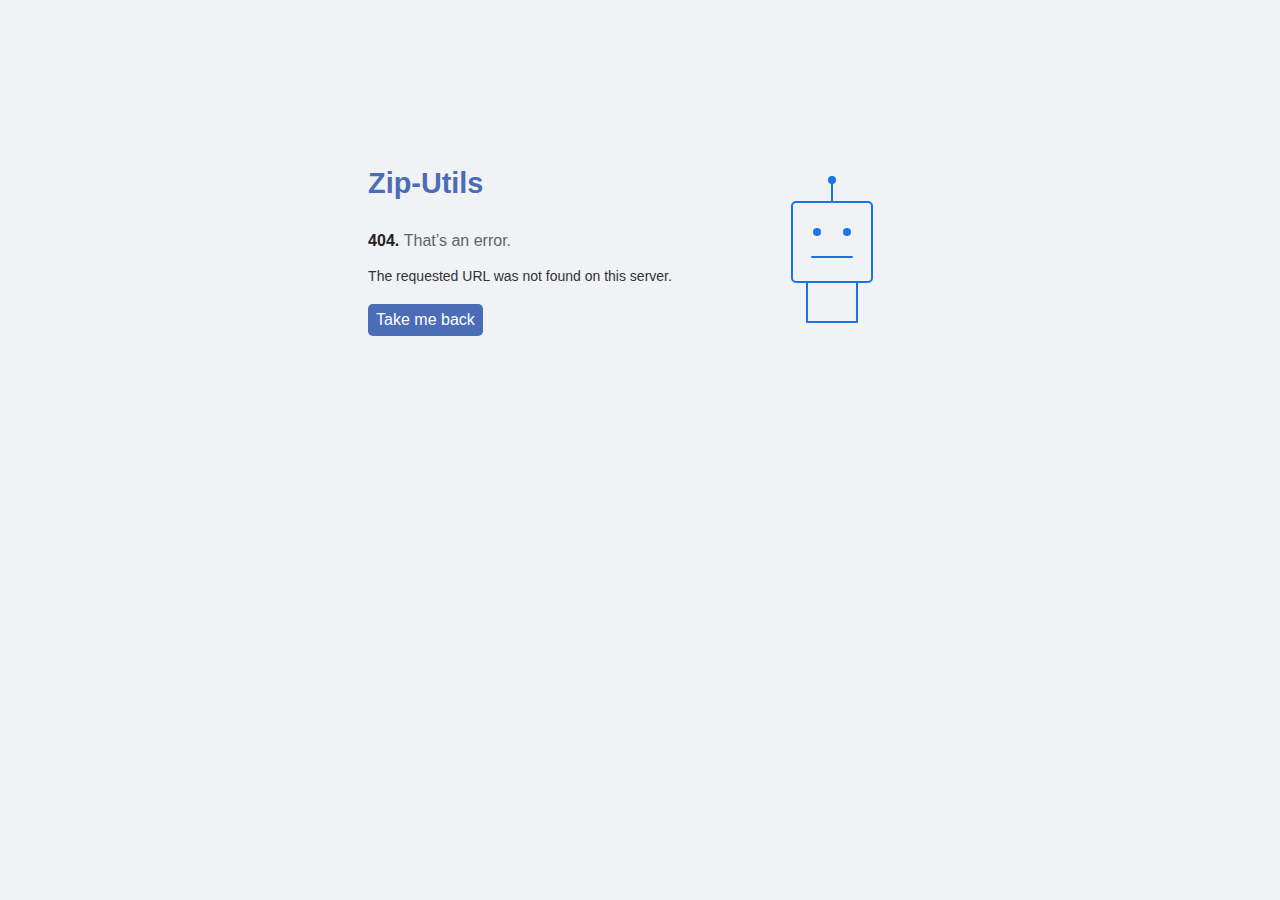
<file: index.csr.html>
<!doctype html>
<html lang="en" data-critters-container>
  <head>
    <meta charset="utf-8">
    <title>Zip-Utils</title>
    <base href="/">

    <meta name="viewport" content="width=device-width, initial-scale=1">
    <meta name="theme-color" content="#ffffff">
    <link rel="icon" type="image/x-icon" href="/favicon.ico">

    <!-- Primary Meta Tags -->
    <meta name="title" content="Zip-Utils | ⚡ One place. Many tools. Simply fast.">
    <meta name="description" content="Zip-Utils brings together essential everyday tools — text sharing, URL shortening, and QR generation — in one simple, fast, and secure place.">
    <meta name="keywords" content="zip utils, zip text, zip url, url shortener, text sharing, QR code generator, online tools, web utilities, paste and share, short link generator">
    <meta name="author" content="Zip-Utils">

    <!-- Open Graph / Facebook -->
    <meta property="og:locale" content="en_US">
    <meta property="og:type" content="website">
    <meta property="og:url" content="https://ziputils.com">
    <meta property="og:site_name" content="Zip-Utils">
    <meta property="og:title" content="Zip-Utils | ⚡ One place. Many tools. Simply fast.">
    <meta property="og:description" content="Text, links, and QR codes — simplified. Create, share, and manage instantly with Zip-Utils.">
    <meta property="og:image" content="https://ziputils.com/favicon.ico">
    <meta property="og:image:width" content="1200">
    <meta property="og:image:height" content="630">

    <!-- Twitter Card -->
    <meta name="twitter:card" content="summary_large_image">
    <meta name="twitter:title" content="Zip-Utils | ⚡ One place. Many tools. Simply fast.">
    <meta name="twitter:description" content="Text, links, and QR codes — simplified. Create, share, and manage instantly with Zip-Utils.">
    <meta name="twitter:image" content="https://ziputils.com/favicon.ico">

    <!-- Structured Data (JSON-LD for Google Rich Results) -->
    <script type="application/ld+json">
      {
        "@context": "https://schema.org",
        "@type": "WebSite",
        "name": "Zip-Utils",
        "url": "https://ziputils.com/",
        "description": "Zip-Utils — a suite of simple tools including text sharing, URL shortener, and QR generator. Fast, secure, and easy to use.",
        "publisher": {
          "@type": "Organization",
          "name": "Zip-Utils",
          "logo": {
            "@type": "ImageObject",
            "url": "https://ziputils.com/favicon.ico"
          }
        }
      }
    </script>

    <!-- Google Tag Manager (Load only on Production) -->
    <script>
      (function (w, d, s, l, i) {
        w[l] = w[l] || [];
        w[l].push({ 'gtm.start': new Date().getTime(), event: 'gtm.js' });
        var f = d.getElementsByTagName(s)[0],
          j = d.createElement(s),
          dl = l != 'dataLayer' ? '&l=' + l : '';
        j.async = true;
        j.src = 'https://www.googletagmanager.com/gtm.js?id=' + i + dl;
        f.parentNode.insertBefore(j, f);
      })(window, document, 'script', 'dataLayer', 'GTM-NBL8HCPH');
    </script>
    <!-- End Google Tag Manager -->
  <style>@charset "UTF-8";@-webkit-keyframes fa-spin{0%{-webkit-transform:rotate(0deg);transform:rotate(0)}to{-webkit-transform:rotate(1turn);transform:rotate(1turn)}}:root{--bs-blue:#0d6efd;--bs-indigo:#6610f2;--bs-purple:#6f42c1;--bs-pink:#d63384;--bs-red:#dc3545;--bs-orange:#fd7e14;--bs-yellow:#ffc107;--bs-green:#198754;--bs-teal:#20c997;--bs-cyan:#0dcaf0;--bs-black:#000;--bs-white:#fff;--bs-gray:#6c757d;--bs-gray-dark:#343a40;--bs-gray-100:#f8f9fa;--bs-gray-200:#e9ecef;--bs-gray-300:#dee2e6;--bs-gray-400:#ced4da;--bs-gray-500:#adb5bd;--bs-gray-600:#6c757d;--bs-gray-700:#495057;--bs-gray-800:#343a40;--bs-gray-900:#212529;--bs-primary:#0d6efd;--bs-secondary:#6c757d;--bs-success:#198754;--bs-info:#0dcaf0;--bs-warning:#ffc107;--bs-danger:#dc3545;--bs-light:#f8f9fa;--bs-dark:#212529;--bs-primary-rgb:13,110,253;--bs-secondary-rgb:108,117,125;--bs-success-rgb:25,135,84;--bs-info-rgb:13,202,240;--bs-warning-rgb:255,193,7;--bs-danger-rgb:220,53,69;--bs-light-rgb:248,249,250;--bs-dark-rgb:33,37,41;--bs-primary-text-emphasis:#052c65;--bs-secondary-text-emphasis:#2b2f32;--bs-success-text-emphasis:#0a3622;--bs-info-text-emphasis:#055160;--bs-warning-text-emphasis:#664d03;--bs-danger-text-emphasis:#58151c;--bs-light-text-emphasis:#495057;--bs-dark-text-emphasis:#495057;--bs-primary-bg-subtle:#cfe2ff;--bs-secondary-bg-subtle:#e2e3e5;--bs-success-bg-subtle:#d1e7dd;--bs-info-bg-subtle:#cff4fc;--bs-warning-bg-subtle:#fff3cd;--bs-danger-bg-subtle:#f8d7da;--bs-light-bg-subtle:#fcfcfd;--bs-dark-bg-subtle:#ced4da;--bs-primary-border-subtle:#9ec5fe;--bs-secondary-border-subtle:#c4c8cb;--bs-success-border-subtle:#a3cfbb;--bs-info-border-subtle:#9eeaf9;--bs-warning-border-subtle:#ffe69c;--bs-danger-border-subtle:#f1aeb5;--bs-light-border-subtle:#e9ecef;--bs-dark-border-subtle:#adb5bd;--bs-white-rgb:255,255,255;--bs-black-rgb:0,0,0;--bs-font-sans-serif:system-ui,-apple-system,"Segoe UI",Roboto,"Helvetica Neue","Noto Sans","Liberation Sans",Arial,sans-serif,"Apple Color Emoji","Segoe UI Emoji","Segoe UI Symbol","Noto Color Emoji";--bs-font-monospace:SFMono-Regular,Menlo,Monaco,Consolas,"Liberation Mono","Courier New",monospace;--bs-gradient:linear-gradient(180deg, rgba(255, 255, 255, .15), rgba(255, 255, 255, 0));--bs-body-font-family:var(--bs-font-sans-serif);--bs-body-font-size:1rem;--bs-body-font-weight:400;--bs-body-line-height:1.5;--bs-body-color:#212529;--bs-body-color-rgb:33,37,41;--bs-body-bg:#fff;--bs-body-bg-rgb:255,255,255;--bs-emphasis-color:#000;--bs-emphasis-color-rgb:0,0,0;--bs-secondary-color:rgba(33, 37, 41, .75);--bs-secondary-color-rgb:33,37,41;--bs-secondary-bg:#e9ecef;--bs-secondary-bg-rgb:233,236,239;--bs-tertiary-color:rgba(33, 37, 41, .5);--bs-tertiary-color-rgb:33,37,41;--bs-tertiary-bg:#f8f9fa;--bs-tertiary-bg-rgb:248,249,250;--bs-heading-color:inherit;--bs-link-color:#0d6efd;--bs-link-color-rgb:13,110,253;--bs-link-decoration:underline;--bs-link-hover-color:#0a58ca;--bs-link-hover-color-rgb:10,88,202;--bs-code-color:#d63384;--bs-highlight-color:#212529;--bs-highlight-bg:#fff3cd;--bs-border-width:1px;--bs-border-style:solid;--bs-border-color:#dee2e6;--bs-border-color-translucent:rgba(0, 0, 0, .175);--bs-border-radius:.375rem;--bs-border-radius-sm:.25rem;--bs-border-radius-lg:.5rem;--bs-border-radius-xl:1rem;--bs-border-radius-xxl:2rem;--bs-border-radius-2xl:var(--bs-border-radius-xxl);--bs-border-radius-pill:50rem;--bs-box-shadow:0 .5rem 1rem rgba(0, 0, 0, .15);--bs-box-shadow-sm:0 .125rem .25rem rgba(0, 0, 0, .075);--bs-box-shadow-lg:0 1rem 3rem rgba(0, 0, 0, .175);--bs-box-shadow-inset:inset 0 1px 2px rgba(0, 0, 0, .075);--bs-focus-ring-width:.25rem;--bs-focus-ring-opacity:.25;--bs-focus-ring-color:rgba(13, 110, 253, .25);--bs-form-valid-color:#198754;--bs-form-valid-border-color:#198754;--bs-form-invalid-color:#dc3545;--bs-form-invalid-border-color:#dc3545}*,:after,:before{box-sizing:border-box}@media (prefers-reduced-motion:no-preference){:root{scroll-behavior:smooth}}body{margin:0;font-family:var(--bs-body-font-family);font-size:var(--bs-body-font-size);font-weight:var(--bs-body-font-weight);line-height:var(--bs-body-line-height);color:var(--bs-body-color);text-align:var(--bs-body-text-align);background-color:var(--bs-body-bg);-webkit-text-size-adjust:100%;-webkit-tap-highlight-color:transparent}iframe{border:0}:root{--bs-breakpoint-xs:0;--bs-breakpoint-sm:576px;--bs-breakpoint-md:768px;--bs-breakpoint-lg:992px;--bs-breakpoint-xl:1200px;--bs-breakpoint-xxl:1400px}:root{--bs-btn-close-filter: }:root{--bs-carousel-indicator-active-bg:#fff;--bs-carousel-caption-color:#fff;--bs-carousel-control-icon-filter: }*{box-sizing:border-box;margin:0;padding:0;outline:0}html,body{height:100%}:root{--bg:#f0f2f5;--card-bg:#f8f9fa;--text:black;--primary:#4b6cb7;--secondary:#182848;--shadow:rgba(0, 0, 0, .06);--banner-gradient:linear-gradient(135deg, var(--primary), var(--secondary));--scrollbar-color:var(--primary);--faq-ans-color:#374151;--faq-title-hover-color:#1D4ED8;--faq-title-expand-color:#1E40AF}body{font-family:Segoe UI,sans-serif;background:var(--bg);color:var(--text);transition:background .5s,color .5s}</style><link rel="stylesheet" href="styles-KK3RHZOH.css" media="print" onload="this.media='all'"><noscript><link rel="stylesheet" href="styles-KK3RHZOH.css"></noscript></head>

  <body>
    <!-- Google Tag Manager (noscript) -->
    <noscript><iframe src="https://www.googletagmanager.com/ns.html?id=GTM-NBL8HCPH" height="0" width="0" style="display: none; visibility: hidden"></iframe></noscript>
    <!-- End Google Tag Manager (noscript) -->
    <app-root></app-root>
  <script src="polyfills-FFHMD2TL.js" type="module"></script><script src="scripts-5NAN5C2D.js" defer></script><script src="main-6QH4X4LN.js" type="module"></script></body>
</html>
</file>
<file: styles-KK3RHZOH.css>
@charset "UTF-8";.fa,.fab,.fad,.fal,.far,.fas{-moz-osx-font-smoothing:grayscale;-webkit-font-smoothing:antialiased;display:inline-block;font-style:normal;font-variant:normal;text-rendering:auto;line-height:1}.fa-lg{font-size:1.33333em;line-height:.75em;vertical-align:-.0667em}.fa-xs{font-size:.75em}.fa-sm{font-size:.875em}.fa-1x{font-size:1em}.fa-2x{font-size:2em}.fa-3x{font-size:3em}.fa-4x{font-size:4em}.fa-5x{font-size:5em}.fa-6x{font-size:6em}.fa-7x{font-size:7em}.fa-8x{font-size:8em}.fa-9x{font-size:9em}.fa-10x{font-size:10em}.fa-fw{text-align:center;width:1.25em}.fa-ul{list-style-type:none;margin-left:2.5em;padding-left:0}.fa-ul>li{position:relative}.fa-li{left:-2em;position:absolute;text-align:center;width:2em;line-height:inherit}.fa-border{border:.08em solid #eee;border-radius:.1em;padding:.2em .25em .15em}.fa-pull-left{float:left}.fa-pull-right{float:right}.fa.fa-pull-left,.fab.fa-pull-left,.fal.fa-pull-left,.far.fa-pull-left,.fas.fa-pull-left{margin-right:.3em}.fa.fa-pull-right,.fab.fa-pull-right,.fal.fa-pull-right,.far.fa-pull-right,.fas.fa-pull-right{margin-left:.3em}.fa-spin{-webkit-animation:fa-spin 2s linear infinite;animation:fa-spin 2s linear infinite}.fa-pulse{-webkit-animation:fa-spin 1s steps(8) infinite;animation:fa-spin 1s steps(8) infinite}@-webkit-keyframes fa-spin{0%{-webkit-transform:rotate(0deg);transform:rotate(0)}to{-webkit-transform:rotate(1turn);transform:rotate(1turn)}}@keyframes fa-spin{0%{-webkit-transform:rotate(0deg);transform:rotate(0)}to{-webkit-transform:rotate(1turn);transform:rotate(1turn)}}.fa-rotate-90{-ms-filter:"progid:DXImageTransform.Microsoft.BasicImage(rotation=1)";-webkit-transform:rotate(90deg);transform:rotate(90deg)}.fa-rotate-180{-ms-filter:"progid:DXImageTransform.Microsoft.BasicImage(rotation=2)";-webkit-transform:rotate(180deg);transform:rotate(180deg)}.fa-rotate-270{-ms-filter:"progid:DXImageTransform.Microsoft.BasicImage(rotation=3)";-webkit-transform:rotate(270deg);transform:rotate(270deg)}.fa-flip-horizontal{-ms-filter:"progid:DXImageTransform.Microsoft.BasicImage(rotation=0, mirror=1)";-webkit-transform:scaleX(-1);transform:scaleX(-1)}.fa-flip-vertical{-webkit-transform:scaleY(-1);transform:scaleY(-1)}.fa-flip-both,.fa-flip-horizontal.fa-flip-vertical,.fa-flip-vertical{-ms-filter:"progid:DXImageTransform.Microsoft.BasicImage(rotation=2, mirror=1)"}.fa-flip-both,.fa-flip-horizontal.fa-flip-vertical{-webkit-transform:scale(-1);transform:scale(-1)}:root .fa-flip-both,:root .fa-flip-horizontal,:root .fa-flip-vertical,:root .fa-rotate-90,:root .fa-rotate-180,:root .fa-rotate-270{-webkit-filter:none;filter:none}.fa-stack{display:inline-block;height:2em;line-height:2em;position:relative;vertical-align:middle;width:2.5em}.fa-stack-1x,.fa-stack-2x{left:0;position:absolute;text-align:center;width:100%}.fa-stack-1x{line-height:inherit}.fa-stack-2x{font-size:2em}.fa-inverse{color:#fff}.fa-500px:before{content:"\f26e"}.fa-accessible-icon:before{content:"\f368"}.fa-accusoft:before{content:"\f369"}.fa-acquisitions-incorporated:before{content:"\f6af"}.fa-ad:before{content:"\f641"}.fa-address-book:before{content:"\f2b9"}.fa-address-card:before{content:"\f2bb"}.fa-adjust:before{content:"\f042"}.fa-adn:before{content:"\f170"}.fa-adversal:before{content:"\f36a"}.fa-affiliatetheme:before{content:"\f36b"}.fa-air-freshener:before{content:"\f5d0"}.fa-airbnb:before{content:"\f834"}.fa-algolia:before{content:"\f36c"}.fa-align-center:before{content:"\f037"}.fa-align-justify:before{content:"\f039"}.fa-align-left:before{content:"\f036"}.fa-align-right:before{content:"\f038"}.fa-alipay:before{content:"\f642"}.fa-allergies:before{content:"\f461"}.fa-amazon:before{content:"\f270"}.fa-amazon-pay:before{content:"\f42c"}.fa-ambulance:before{content:"\f0f9"}.fa-american-sign-language-interpreting:before{content:"\f2a3"}.fa-amilia:before{content:"\f36d"}.fa-anchor:before{content:"\f13d"}.fa-android:before{content:"\f17b"}.fa-angellist:before{content:"\f209"}.fa-angle-double-down:before{content:"\f103"}.fa-angle-double-left:before{content:"\f100"}.fa-angle-double-right:before{content:"\f101"}.fa-angle-double-up:before{content:"\f102"}.fa-angle-down:before{content:"\f107"}.fa-angle-left:before{content:"\f104"}.fa-angle-right:before{content:"\f105"}.fa-angle-up:before{content:"\f106"}.fa-angry:before{content:"\f556"}.fa-angrycreative:before{content:"\f36e"}.fa-angular:before{content:"\f420"}.fa-ankh:before{content:"\f644"}.fa-app-store:before{content:"\f36f"}.fa-app-store-ios:before{content:"\f370"}.fa-apper:before{content:"\f371"}.fa-apple:before{content:"\f179"}.fa-apple-alt:before{content:"\f5d1"}.fa-apple-pay:before{content:"\f415"}.fa-archive:before{content:"\f187"}.fa-archway:before{content:"\f557"}.fa-arrow-alt-circle-down:before{content:"\f358"}.fa-arrow-alt-circle-left:before{content:"\f359"}.fa-arrow-alt-circle-right:before{content:"\f35a"}.fa-arrow-alt-circle-up:before{content:"\f35b"}.fa-arrow-circle-down:before{content:"\f0ab"}.fa-arrow-circle-left:before{content:"\f0a8"}.fa-arrow-circle-right:before{content:"\f0a9"}.fa-arrow-circle-up:before{content:"\f0aa"}.fa-arrow-down:before{content:"\f063"}.fa-arrow-left:before{content:"\f060"}.fa-arrow-right:before{content:"\f061"}.fa-arrow-up:before{content:"\f062"}.fa-arrows-alt:before{content:"\f0b2"}.fa-arrows-alt-h:before{content:"\f337"}.fa-arrows-alt-v:before{content:"\f338"}.fa-artstation:before{content:"\f77a"}.fa-assistive-listening-systems:before{content:"\f2a2"}.fa-asterisk:before{content:"\f069"}.fa-asymmetrik:before{content:"\f372"}.fa-at:before{content:"\f1fa"}.fa-atlas:before{content:"\f558"}.fa-atlassian:before{content:"\f77b"}.fa-atom:before{content:"\f5d2"}.fa-audible:before{content:"\f373"}.fa-audio-description:before{content:"\f29e"}.fa-autoprefixer:before{content:"\f41c"}.fa-avianex:before{content:"\f374"}.fa-aviato:before{content:"\f421"}.fa-award:before{content:"\f559"}.fa-aws:before{content:"\f375"}.fa-baby:before{content:"\f77c"}.fa-baby-carriage:before{content:"\f77d"}.fa-backspace:before{content:"\f55a"}.fa-backward:before{content:"\f04a"}.fa-bacon:before{content:"\f7e5"}.fa-bacteria:before{content:"\e059"}.fa-bacterium:before{content:"\e05a"}.fa-bahai:before{content:"\f666"}.fa-balance-scale:before{content:"\f24e"}.fa-balance-scale-left:before{content:"\f515"}.fa-balance-scale-right:before{content:"\f516"}.fa-ban:before{content:"\f05e"}.fa-band-aid:before{content:"\f462"}.fa-bandcamp:before{content:"\f2d5"}.fa-barcode:before{content:"\f02a"}.fa-bars:before{content:"\f0c9"}.fa-baseball-ball:before{content:"\f433"}.fa-basketball-ball:before{content:"\f434"}.fa-bath:before{content:"\f2cd"}.fa-battery-empty:before{content:"\f244"}.fa-battery-full:before{content:"\f240"}.fa-battery-half:before{content:"\f242"}.fa-battery-quarter:before{content:"\f243"}.fa-battery-three-quarters:before{content:"\f241"}.fa-battle-net:before{content:"\f835"}.fa-bed:before{content:"\f236"}.fa-beer:before{content:"\f0fc"}.fa-behance:before{content:"\f1b4"}.fa-behance-square:before{content:"\f1b5"}.fa-bell:before{content:"\f0f3"}.fa-bell-slash:before{content:"\f1f6"}.fa-bezier-curve:before{content:"\f55b"}.fa-bible:before{content:"\f647"}.fa-bicycle:before{content:"\f206"}.fa-biking:before{content:"\f84a"}.fa-bimobject:before{content:"\f378"}.fa-binoculars:before{content:"\f1e5"}.fa-biohazard:before{content:"\f780"}.fa-birthday-cake:before{content:"\f1fd"}.fa-bitbucket:before{content:"\f171"}.fa-bitcoin:before{content:"\f379"}.fa-bity:before{content:"\f37a"}.fa-black-tie:before{content:"\f27e"}.fa-blackberry:before{content:"\f37b"}.fa-blender:before{content:"\f517"}.fa-blender-phone:before{content:"\f6b6"}.fa-blind:before{content:"\f29d"}.fa-blog:before{content:"\f781"}.fa-blogger:before{content:"\f37c"}.fa-blogger-b:before{content:"\f37d"}.fa-bluetooth:before{content:"\f293"}.fa-bluetooth-b:before{content:"\f294"}.fa-bold:before{content:"\f032"}.fa-bolt:before{content:"\f0e7"}.fa-bomb:before{content:"\f1e2"}.fa-bone:before{content:"\f5d7"}.fa-bong:before{content:"\f55c"}.fa-book:before{content:"\f02d"}.fa-book-dead:before{content:"\f6b7"}.fa-book-medical:before{content:"\f7e6"}.fa-book-open:before{content:"\f518"}.fa-book-reader:before{content:"\f5da"}.fa-bookmark:before{content:"\f02e"}.fa-bootstrap:before{content:"\f836"}.fa-border-all:before{content:"\f84c"}.fa-border-none:before{content:"\f850"}.fa-border-style:before{content:"\f853"}.fa-bowling-ball:before{content:"\f436"}.fa-box:before{content:"\f466"}.fa-box-open:before{content:"\f49e"}.fa-box-tissue:before{content:"\e05b"}.fa-boxes:before{content:"\f468"}.fa-braille:before{content:"\f2a1"}.fa-brain:before{content:"\f5dc"}.fa-bread-slice:before{content:"\f7ec"}.fa-briefcase:before{content:"\f0b1"}.fa-briefcase-medical:before{content:"\f469"}.fa-broadcast-tower:before{content:"\f519"}.fa-broom:before{content:"\f51a"}.fa-brush:before{content:"\f55d"}.fa-btc:before{content:"\f15a"}.fa-buffer:before{content:"\f837"}.fa-bug:before{content:"\f188"}.fa-building:before{content:"\f1ad"}.fa-bullhorn:before{content:"\f0a1"}.fa-bullseye:before{content:"\f140"}.fa-burn:before{content:"\f46a"}.fa-buromobelexperte:before{content:"\f37f"}.fa-bus:before{content:"\f207"}.fa-bus-alt:before{content:"\f55e"}.fa-business-time:before{content:"\f64a"}.fa-buy-n-large:before{content:"\f8a6"}.fa-buysellads:before{content:"\f20d"}.fa-calculator:before{content:"\f1ec"}.fa-calendar:before{content:"\f133"}.fa-calendar-alt:before{content:"\f073"}.fa-calendar-check:before{content:"\f274"}.fa-calendar-day:before{content:"\f783"}.fa-calendar-minus:before{content:"\f272"}.fa-calendar-plus:before{content:"\f271"}.fa-calendar-times:before{content:"\f273"}.fa-calendar-week:before{content:"\f784"}.fa-camera:before{content:"\f030"}.fa-camera-retro:before{content:"\f083"}.fa-campground:before{content:"\f6bb"}.fa-canadian-maple-leaf:before{content:"\f785"}.fa-candy-cane:before{content:"\f786"}.fa-cannabis:before{content:"\f55f"}.fa-capsules:before{content:"\f46b"}.fa-car:before{content:"\f1b9"}.fa-car-alt:before{content:"\f5de"}.fa-car-battery:before{content:"\f5df"}.fa-car-crash:before{content:"\f5e1"}.fa-car-side:before{content:"\f5e4"}.fa-caravan:before{content:"\f8ff"}.fa-caret-down:before{content:"\f0d7"}.fa-caret-left:before{content:"\f0d9"}.fa-caret-right:before{content:"\f0da"}.fa-caret-square-down:before{content:"\f150"}.fa-caret-square-left:before{content:"\f191"}.fa-caret-square-right:before{content:"\f152"}.fa-caret-square-up:before{content:"\f151"}.fa-caret-up:before{content:"\f0d8"}.fa-carrot:before{content:"\f787"}.fa-cart-arrow-down:before{content:"\f218"}.fa-cart-plus:before{content:"\f217"}.fa-cash-register:before{content:"\f788"}.fa-cat:before{content:"\f6be"}.fa-cc-amazon-pay:before{content:"\f42d"}.fa-cc-amex:before{content:"\f1f3"}.fa-cc-apple-pay:before{content:"\f416"}.fa-cc-diners-club:before{content:"\f24c"}.fa-cc-discover:before{content:"\f1f2"}.fa-cc-jcb:before{content:"\f24b"}.fa-cc-mastercard:before{content:"\f1f1"}.fa-cc-paypal:before{content:"\f1f4"}.fa-cc-stripe:before{content:"\f1f5"}.fa-cc-visa:before{content:"\f1f0"}.fa-centercode:before{content:"\f380"}.fa-centos:before{content:"\f789"}.fa-certificate:before{content:"\f0a3"}.fa-chair:before{content:"\f6c0"}.fa-chalkboard:before{content:"\f51b"}.fa-chalkboard-teacher:before{content:"\f51c"}.fa-charging-station:before{content:"\f5e7"}.fa-chart-area:before{content:"\f1fe"}.fa-chart-bar:before{content:"\f080"}.fa-chart-line:before{content:"\f201"}.fa-chart-pie:before{content:"\f200"}.fa-check:before{content:"\f00c"}.fa-check-circle:before{content:"\f058"}.fa-check-double:before{content:"\f560"}.fa-check-square:before{content:"\f14a"}.fa-cheese:before{content:"\f7ef"}.fa-chess:before{content:"\f439"}.fa-chess-bishop:before{content:"\f43a"}.fa-chess-board:before{content:"\f43c"}.fa-chess-king:before{content:"\f43f"}.fa-chess-knight:before{content:"\f441"}.fa-chess-pawn:before{content:"\f443"}.fa-chess-queen:before{content:"\f445"}.fa-chess-rook:before{content:"\f447"}.fa-chevron-circle-down:before{content:"\f13a"}.fa-chevron-circle-left:before{content:"\f137"}.fa-chevron-circle-right:before{content:"\f138"}.fa-chevron-circle-up:before{content:"\f139"}.fa-chevron-down:before{content:"\f078"}.fa-chevron-left:before{content:"\f053"}.fa-chevron-right:before{content:"\f054"}.fa-chevron-up:before{content:"\f077"}.fa-child:before{content:"\f1ae"}.fa-chrome:before{content:"\f268"}.fa-chromecast:before{content:"\f838"}.fa-church:before{content:"\f51d"}.fa-circle:before{content:"\f111"}.fa-circle-notch:before{content:"\f1ce"}.fa-city:before{content:"\f64f"}.fa-clinic-medical:before{content:"\f7f2"}.fa-clipboard:before{content:"\f328"}.fa-clipboard-check:before{content:"\f46c"}.fa-clipboard-list:before{content:"\f46d"}.fa-clock:before{content:"\f017"}.fa-clone:before{content:"\f24d"}.fa-closed-captioning:before{content:"\f20a"}.fa-cloud:before{content:"\f0c2"}.fa-cloud-download-alt:before{content:"\f381"}.fa-cloud-meatball:before{content:"\f73b"}.fa-cloud-moon:before{content:"\f6c3"}.fa-cloud-moon-rain:before{content:"\f73c"}.fa-cloud-rain:before{content:"\f73d"}.fa-cloud-showers-heavy:before{content:"\f740"}.fa-cloud-sun:before{content:"\f6c4"}.fa-cloud-sun-rain:before{content:"\f743"}.fa-cloud-upload-alt:before{content:"\f382"}.fa-cloudflare:before{content:"\e07d"}.fa-cloudscale:before{content:"\f383"}.fa-cloudsmith:before{content:"\f384"}.fa-cloudversify:before{content:"\f385"}.fa-cocktail:before{content:"\f561"}.fa-code:before{content:"\f121"}.fa-code-branch:before{content:"\f126"}.fa-codepen:before{content:"\f1cb"}.fa-codiepie:before{content:"\f284"}.fa-coffee:before{content:"\f0f4"}.fa-cog:before{content:"\f013"}.fa-cogs:before{content:"\f085"}.fa-coins:before{content:"\f51e"}.fa-columns:before{content:"\f0db"}.fa-comment:before{content:"\f075"}.fa-comment-alt:before{content:"\f27a"}.fa-comment-dollar:before{content:"\f651"}.fa-comment-dots:before{content:"\f4ad"}.fa-comment-medical:before{content:"\f7f5"}.fa-comment-slash:before{content:"\f4b3"}.fa-comments:before{content:"\f086"}.fa-comments-dollar:before{content:"\f653"}.fa-compact-disc:before{content:"\f51f"}.fa-compass:before{content:"\f14e"}.fa-compress:before{content:"\f066"}.fa-compress-alt:before{content:"\f422"}.fa-compress-arrows-alt:before{content:"\f78c"}.fa-concierge-bell:before{content:"\f562"}.fa-confluence:before{content:"\f78d"}.fa-connectdevelop:before{content:"\f20e"}.fa-contao:before{content:"\f26d"}.fa-cookie:before{content:"\f563"}.fa-cookie-bite:before{content:"\f564"}.fa-copy:before{content:"\f0c5"}.fa-copyright:before{content:"\f1f9"}.fa-cotton-bureau:before{content:"\f89e"}.fa-couch:before{content:"\f4b8"}.fa-cpanel:before{content:"\f388"}.fa-creative-commons:before{content:"\f25e"}.fa-creative-commons-by:before{content:"\f4e7"}.fa-creative-commons-nc:before{content:"\f4e8"}.fa-creative-commons-nc-eu:before{content:"\f4e9"}.fa-creative-commons-nc-jp:before{content:"\f4ea"}.fa-creative-commons-nd:before{content:"\f4eb"}.fa-creative-commons-pd:before{content:"\f4ec"}.fa-creative-commons-pd-alt:before{content:"\f4ed"}.fa-creative-commons-remix:before{content:"\f4ee"}.fa-creative-commons-sa:before{content:"\f4ef"}.fa-creative-commons-sampling:before{content:"\f4f0"}.fa-creative-commons-sampling-plus:before{content:"\f4f1"}.fa-creative-commons-share:before{content:"\f4f2"}.fa-creative-commons-zero:before{content:"\f4f3"}.fa-credit-card:before{content:"\f09d"}.fa-critical-role:before{content:"\f6c9"}.fa-crop:before{content:"\f125"}.fa-crop-alt:before{content:"\f565"}.fa-cross:before{content:"\f654"}.fa-crosshairs:before{content:"\f05b"}.fa-crow:before{content:"\f520"}.fa-crown:before{content:"\f521"}.fa-crutch:before{content:"\f7f7"}.fa-css3:before{content:"\f13c"}.fa-css3-alt:before{content:"\f38b"}.fa-cube:before{content:"\f1b2"}.fa-cubes:before{content:"\f1b3"}.fa-cut:before{content:"\f0c4"}.fa-cuttlefish:before{content:"\f38c"}.fa-d-and-d:before{content:"\f38d"}.fa-d-and-d-beyond:before{content:"\f6ca"}.fa-dailymotion:before{content:"\e052"}.fa-dashcube:before{content:"\f210"}.fa-database:before{content:"\f1c0"}.fa-deaf:before{content:"\f2a4"}.fa-deezer:before{content:"\e077"}.fa-delicious:before{content:"\f1a5"}.fa-democrat:before{content:"\f747"}.fa-deploydog:before{content:"\f38e"}.fa-deskpro:before{content:"\f38f"}.fa-desktop:before{content:"\f108"}.fa-dev:before{content:"\f6cc"}.fa-deviantart:before{content:"\f1bd"}.fa-dharmachakra:before{content:"\f655"}.fa-dhl:before{content:"\f790"}.fa-diagnoses:before{content:"\f470"}.fa-diaspora:before{content:"\f791"}.fa-dice:before{content:"\f522"}.fa-dice-d20:before{content:"\f6cf"}.fa-dice-d6:before{content:"\f6d1"}.fa-dice-five:before{content:"\f523"}.fa-dice-four:before{content:"\f524"}.fa-dice-one:before{content:"\f525"}.fa-dice-six:before{content:"\f526"}.fa-dice-three:before{content:"\f527"}.fa-dice-two:before{content:"\f528"}.fa-digg:before{content:"\f1a6"}.fa-digital-ocean:before{content:"\f391"}.fa-digital-tachograph:before{content:"\f566"}.fa-directions:before{content:"\f5eb"}.fa-discord:before{content:"\f392"}.fa-discourse:before{content:"\f393"}.fa-disease:before{content:"\f7fa"}.fa-divide:before{content:"\f529"}.fa-dizzy:before{content:"\f567"}.fa-dna:before{content:"\f471"}.fa-dochub:before{content:"\f394"}.fa-docker:before{content:"\f395"}.fa-dog:before{content:"\f6d3"}.fa-dollar-sign:before{content:"\f155"}.fa-dolly:before{content:"\f472"}.fa-dolly-flatbed:before{content:"\f474"}.fa-donate:before{content:"\f4b9"}.fa-door-closed:before{content:"\f52a"}.fa-door-open:before{content:"\f52b"}.fa-dot-circle:before{content:"\f192"}.fa-dove:before{content:"\f4ba"}.fa-download:before{content:"\f019"}.fa-draft2digital:before{content:"\f396"}.fa-drafting-compass:before{content:"\f568"}.fa-dragon:before{content:"\f6d5"}.fa-draw-polygon:before{content:"\f5ee"}.fa-dribbble:before{content:"\f17d"}.fa-dribbble-square:before{content:"\f397"}.fa-dropbox:before{content:"\f16b"}.fa-drum:before{content:"\f569"}.fa-drum-steelpan:before{content:"\f56a"}.fa-drumstick-bite:before{content:"\f6d7"}.fa-drupal:before{content:"\f1a9"}.fa-dumbbell:before{content:"\f44b"}.fa-dumpster:before{content:"\f793"}.fa-dumpster-fire:before{content:"\f794"}.fa-dungeon:before{content:"\f6d9"}.fa-dyalog:before{content:"\f399"}.fa-earlybirds:before{content:"\f39a"}.fa-ebay:before{content:"\f4f4"}.fa-edge:before{content:"\f282"}.fa-edge-legacy:before{content:"\e078"}.fa-edit:before{content:"\f044"}.fa-egg:before{content:"\f7fb"}.fa-eject:before{content:"\f052"}.fa-elementor:before{content:"\f430"}.fa-ellipsis-h:before{content:"\f141"}.fa-ellipsis-v:before{content:"\f142"}.fa-ello:before{content:"\f5f1"}.fa-ember:before{content:"\f423"}.fa-empire:before{content:"\f1d1"}.fa-envelope:before{content:"\f0e0"}.fa-envelope-open:before{content:"\f2b6"}.fa-envelope-open-text:before{content:"\f658"}.fa-envelope-square:before{content:"\f199"}.fa-envira:before{content:"\f299"}.fa-equals:before{content:"\f52c"}.fa-eraser:before{content:"\f12d"}.fa-erlang:before{content:"\f39d"}.fa-ethereum:before{content:"\f42e"}.fa-ethernet:before{content:"\f796"}.fa-etsy:before{content:"\f2d7"}.fa-euro-sign:before{content:"\f153"}.fa-evernote:before{content:"\f839"}.fa-exchange-alt:before{content:"\f362"}.fa-exclamation:before{content:"\f12a"}.fa-exclamation-circle:before{content:"\f06a"}.fa-exclamation-triangle:before{content:"\f071"}.fa-expand:before{content:"\f065"}.fa-expand-alt:before{content:"\f424"}.fa-expand-arrows-alt:before{content:"\f31e"}.fa-expeditedssl:before{content:"\f23e"}.fa-external-link-alt:before{content:"\f35d"}.fa-external-link-square-alt:before{content:"\f360"}.fa-eye:before{content:"\f06e"}.fa-eye-dropper:before{content:"\f1fb"}.fa-eye-slash:before{content:"\f070"}.fa-facebook:before{content:"\f09a"}.fa-facebook-f:before{content:"\f39e"}.fa-facebook-messenger:before{content:"\f39f"}.fa-facebook-square:before{content:"\f082"}.fa-fan:before{content:"\f863"}.fa-fantasy-flight-games:before{content:"\f6dc"}.fa-fast-backward:before{content:"\f049"}.fa-fast-forward:before{content:"\f050"}.fa-faucet:before{content:"\e005"}.fa-fax:before{content:"\f1ac"}.fa-feather:before{content:"\f52d"}.fa-feather-alt:before{content:"\f56b"}.fa-fedex:before{content:"\f797"}.fa-fedora:before{content:"\f798"}.fa-female:before{content:"\f182"}.fa-fighter-jet:before{content:"\f0fb"}.fa-figma:before{content:"\f799"}.fa-file:before{content:"\f15b"}.fa-file-alt:before{content:"\f15c"}.fa-file-archive:before{content:"\f1c6"}.fa-file-audio:before{content:"\f1c7"}.fa-file-code:before{content:"\f1c9"}.fa-file-contract:before{content:"\f56c"}.fa-file-csv:before{content:"\f6dd"}.fa-file-download:before{content:"\f56d"}.fa-file-excel:before{content:"\f1c3"}.fa-file-export:before{content:"\f56e"}.fa-file-image:before{content:"\f1c5"}.fa-file-import:before{content:"\f56f"}.fa-file-invoice:before{content:"\f570"}.fa-file-invoice-dollar:before{content:"\f571"}.fa-file-medical:before{content:"\f477"}.fa-file-medical-alt:before{content:"\f478"}.fa-file-pdf:before{content:"\f1c1"}.fa-file-powerpoint:before{content:"\f1c4"}.fa-file-prescription:before{content:"\f572"}.fa-file-signature:before{content:"\f573"}.fa-file-upload:before{content:"\f574"}.fa-file-video:before{content:"\f1c8"}.fa-file-word:before{content:"\f1c2"}.fa-fill:before{content:"\f575"}.fa-fill-drip:before{content:"\f576"}.fa-film:before{content:"\f008"}.fa-filter:before{content:"\f0b0"}.fa-fingerprint:before{content:"\f577"}.fa-fire:before{content:"\f06d"}.fa-fire-alt:before{content:"\f7e4"}.fa-fire-extinguisher:before{content:"\f134"}.fa-firefox:before{content:"\f269"}.fa-firefox-browser:before{content:"\e007"}.fa-first-aid:before{content:"\f479"}.fa-first-order:before{content:"\f2b0"}.fa-first-order-alt:before{content:"\f50a"}.fa-firstdraft:before{content:"\f3a1"}.fa-fish:before{content:"\f578"}.fa-fist-raised:before{content:"\f6de"}.fa-flag:before{content:"\f024"}.fa-flag-checkered:before{content:"\f11e"}.fa-flag-usa:before{content:"\f74d"}.fa-flask:before{content:"\f0c3"}.fa-flickr:before{content:"\f16e"}.fa-flipboard:before{content:"\f44d"}.fa-flushed:before{content:"\f579"}.fa-fly:before{content:"\f417"}.fa-folder:before{content:"\f07b"}.fa-folder-minus:before{content:"\f65d"}.fa-folder-open:before{content:"\f07c"}.fa-folder-plus:before{content:"\f65e"}.fa-font:before{content:"\f031"}.fa-font-awesome:before{content:"\f2b4"}.fa-font-awesome-alt:before{content:"\f35c"}.fa-font-awesome-flag:before{content:"\f425"}.fa-font-awesome-logo-full:before{content:"\f4e6"}.fa-fonticons:before{content:"\f280"}.fa-fonticons-fi:before{content:"\f3a2"}.fa-football-ball:before{content:"\f44e"}.fa-fort-awesome:before{content:"\f286"}.fa-fort-awesome-alt:before{content:"\f3a3"}.fa-forumbee:before{content:"\f211"}.fa-forward:before{content:"\f04e"}.fa-foursquare:before{content:"\f180"}.fa-free-code-camp:before{content:"\f2c5"}.fa-freebsd:before{content:"\f3a4"}.fa-frog:before{content:"\f52e"}.fa-frown:before{content:"\f119"}.fa-frown-open:before{content:"\f57a"}.fa-fulcrum:before{content:"\f50b"}.fa-funnel-dollar:before{content:"\f662"}.fa-futbol:before{content:"\f1e3"}.fa-galactic-republic:before{content:"\f50c"}.fa-galactic-senate:before{content:"\f50d"}.fa-gamepad:before{content:"\f11b"}.fa-gas-pump:before{content:"\f52f"}.fa-gavel:before{content:"\f0e3"}.fa-gem:before{content:"\f3a5"}.fa-genderless:before{content:"\f22d"}.fa-get-pocket:before{content:"\f265"}.fa-gg:before{content:"\f260"}.fa-gg-circle:before{content:"\f261"}.fa-ghost:before{content:"\f6e2"}.fa-gift:before{content:"\f06b"}.fa-gifts:before{content:"\f79c"}.fa-git:before{content:"\f1d3"}.fa-git-alt:before{content:"\f841"}.fa-git-square:before{content:"\f1d2"}.fa-github:before{content:"\f09b"}.fa-github-alt:before{content:"\f113"}.fa-github-square:before{content:"\f092"}.fa-gitkraken:before{content:"\f3a6"}.fa-gitlab:before{content:"\f296"}.fa-gitter:before{content:"\f426"}.fa-glass-cheers:before{content:"\f79f"}.fa-glass-martini:before{content:"\f000"}.fa-glass-martini-alt:before{content:"\f57b"}.fa-glass-whiskey:before{content:"\f7a0"}.fa-glasses:before{content:"\f530"}.fa-glide:before{content:"\f2a5"}.fa-glide-g:before{content:"\f2a6"}.fa-globe:before{content:"\f0ac"}.fa-globe-africa:before{content:"\f57c"}.fa-globe-americas:before{content:"\f57d"}.fa-globe-asia:before{content:"\f57e"}.fa-globe-europe:before{content:"\f7a2"}.fa-gofore:before{content:"\f3a7"}.fa-golf-ball:before{content:"\f450"}.fa-goodreads:before{content:"\f3a8"}.fa-goodreads-g:before{content:"\f3a9"}.fa-google:before{content:"\f1a0"}.fa-google-drive:before{content:"\f3aa"}.fa-google-pay:before{content:"\e079"}.fa-google-play:before{content:"\f3ab"}.fa-google-plus:before{content:"\f2b3"}.fa-google-plus-g:before{content:"\f0d5"}.fa-google-plus-square:before{content:"\f0d4"}.fa-google-wallet:before{content:"\f1ee"}.fa-gopuram:before{content:"\f664"}.fa-graduation-cap:before{content:"\f19d"}.fa-gratipay:before{content:"\f184"}.fa-grav:before{content:"\f2d6"}.fa-greater-than:before{content:"\f531"}.fa-greater-than-equal:before{content:"\f532"}.fa-grimace:before{content:"\f57f"}.fa-grin:before{content:"\f580"}.fa-grin-alt:before{content:"\f581"}.fa-grin-beam:before{content:"\f582"}.fa-grin-beam-sweat:before{content:"\f583"}.fa-grin-hearts:before{content:"\f584"}.fa-grin-squint:before{content:"\f585"}.fa-grin-squint-tears:before{content:"\f586"}.fa-grin-stars:before{content:"\f587"}.fa-grin-tears:before{content:"\f588"}.fa-grin-tongue:before{content:"\f589"}.fa-grin-tongue-squint:before{content:"\f58a"}.fa-grin-tongue-wink:before{content:"\f58b"}.fa-grin-wink:before{content:"\f58c"}.fa-grip-horizontal:before{content:"\f58d"}.fa-grip-lines:before{content:"\f7a4"}.fa-grip-lines-vertical:before{content:"\f7a5"}.fa-grip-vertical:before{content:"\f58e"}.fa-gripfire:before{content:"\f3ac"}.fa-grunt:before{content:"\f3ad"}.fa-guilded:before{content:"\e07e"}.fa-guitar:before{content:"\f7a6"}.fa-gulp:before{content:"\f3ae"}.fa-h-square:before{content:"\f0fd"}.fa-hacker-news:before{content:"\f1d4"}.fa-hacker-news-square:before{content:"\f3af"}.fa-hackerrank:before{content:"\f5f7"}.fa-hamburger:before{content:"\f805"}.fa-hammer:before{content:"\f6e3"}.fa-hamsa:before{content:"\f665"}.fa-hand-holding:before{content:"\f4bd"}.fa-hand-holding-heart:before{content:"\f4be"}.fa-hand-holding-medical:before{content:"\e05c"}.fa-hand-holding-usd:before{content:"\f4c0"}.fa-hand-holding-water:before{content:"\f4c1"}.fa-hand-lizard:before{content:"\f258"}.fa-hand-middle-finger:before{content:"\f806"}.fa-hand-paper:before{content:"\f256"}.fa-hand-peace:before{content:"\f25b"}.fa-hand-point-down:before{content:"\f0a7"}.fa-hand-point-left:before{content:"\f0a5"}.fa-hand-point-right:before{content:"\f0a4"}.fa-hand-point-up:before{content:"\f0a6"}.fa-hand-pointer:before{content:"\f25a"}.fa-hand-rock:before{content:"\f255"}.fa-hand-scissors:before{content:"\f257"}.fa-hand-sparkles:before{content:"\e05d"}.fa-hand-spock:before{content:"\f259"}.fa-hands:before{content:"\f4c2"}.fa-hands-helping:before{content:"\f4c4"}.fa-hands-wash:before{content:"\e05e"}.fa-handshake:before{content:"\f2b5"}.fa-handshake-alt-slash:before{content:"\e05f"}.fa-handshake-slash:before{content:"\e060"}.fa-hanukiah:before{content:"\f6e6"}.fa-hard-hat:before{content:"\f807"}.fa-hashtag:before{content:"\f292"}.fa-hat-cowboy:before{content:"\f8c0"}.fa-hat-cowboy-side:before{content:"\f8c1"}.fa-hat-wizard:before{content:"\f6e8"}.fa-hdd:before{content:"\f0a0"}.fa-head-side-cough:before{content:"\e061"}.fa-head-side-cough-slash:before{content:"\e062"}.fa-head-side-mask:before{content:"\e063"}.fa-head-side-virus:before{content:"\e064"}.fa-heading:before{content:"\f1dc"}.fa-headphones:before{content:"\f025"}.fa-headphones-alt:before{content:"\f58f"}.fa-headset:before{content:"\f590"}.fa-heart:before{content:"\f004"}.fa-heart-broken:before{content:"\f7a9"}.fa-heartbeat:before{content:"\f21e"}.fa-helicopter:before{content:"\f533"}.fa-highlighter:before{content:"\f591"}.fa-hiking:before{content:"\f6ec"}.fa-hippo:before{content:"\f6ed"}.fa-hips:before{content:"\f452"}.fa-hire-a-helper:before{content:"\f3b0"}.fa-history:before{content:"\f1da"}.fa-hive:before{content:"\e07f"}.fa-hockey-puck:before{content:"\f453"}.fa-holly-berry:before{content:"\f7aa"}.fa-home:before{content:"\f015"}.fa-hooli:before{content:"\f427"}.fa-hornbill:before{content:"\f592"}.fa-horse:before{content:"\f6f0"}.fa-horse-head:before{content:"\f7ab"}.fa-hospital:before{content:"\f0f8"}.fa-hospital-alt:before{content:"\f47d"}.fa-hospital-symbol:before{content:"\f47e"}.fa-hospital-user:before{content:"\f80d"}.fa-hot-tub:before{content:"\f593"}.fa-hotdog:before{content:"\f80f"}.fa-hotel:before{content:"\f594"}.fa-hotjar:before{content:"\f3b1"}.fa-hourglass:before{content:"\f254"}.fa-hourglass-end:before{content:"\f253"}.fa-hourglass-half:before{content:"\f252"}.fa-hourglass-start:before{content:"\f251"}.fa-house-damage:before{content:"\f6f1"}.fa-house-user:before{content:"\e065"}.fa-houzz:before{content:"\f27c"}.fa-hryvnia:before{content:"\f6f2"}.fa-html5:before{content:"\f13b"}.fa-hubspot:before{content:"\f3b2"}.fa-i-cursor:before{content:"\f246"}.fa-ice-cream:before{content:"\f810"}.fa-icicles:before{content:"\f7ad"}.fa-icons:before{content:"\f86d"}.fa-id-badge:before{content:"\f2c1"}.fa-id-card:before{content:"\f2c2"}.fa-id-card-alt:before{content:"\f47f"}.fa-ideal:before{content:"\e013"}.fa-igloo:before{content:"\f7ae"}.fa-image:before{content:"\f03e"}.fa-images:before{content:"\f302"}.fa-imdb:before{content:"\f2d8"}.fa-inbox:before{content:"\f01c"}.fa-indent:before{content:"\f03c"}.fa-industry:before{content:"\f275"}.fa-infinity:before{content:"\f534"}.fa-info:before{content:"\f129"}.fa-info-circle:before{content:"\f05a"}.fa-innosoft:before{content:"\e080"}.fa-instagram:before{content:"\f16d"}.fa-instagram-square:before{content:"\e055"}.fa-instalod:before{content:"\e081"}.fa-intercom:before{content:"\f7af"}.fa-internet-explorer:before{content:"\f26b"}.fa-invision:before{content:"\f7b0"}.fa-ioxhost:before{content:"\f208"}.fa-italic:before{content:"\f033"}.fa-itch-io:before{content:"\f83a"}.fa-itunes:before{content:"\f3b4"}.fa-itunes-note:before{content:"\f3b5"}.fa-java:before{content:"\f4e4"}.fa-jedi:before{content:"\f669"}.fa-jedi-order:before{content:"\f50e"}.fa-jenkins:before{content:"\f3b6"}.fa-jira:before{content:"\f7b1"}.fa-joget:before{content:"\f3b7"}.fa-joint:before{content:"\f595"}.fa-joomla:before{content:"\f1aa"}.fa-journal-whills:before{content:"\f66a"}.fa-js:before{content:"\f3b8"}.fa-js-square:before{content:"\f3b9"}.fa-jsfiddle:before{content:"\f1cc"}.fa-kaaba:before{content:"\f66b"}.fa-kaggle:before{content:"\f5fa"}.fa-key:before{content:"\f084"}.fa-keybase:before{content:"\f4f5"}.fa-keyboard:before{content:"\f11c"}.fa-keycdn:before{content:"\f3ba"}.fa-khanda:before{content:"\f66d"}.fa-kickstarter:before{content:"\f3bb"}.fa-kickstarter-k:before{content:"\f3bc"}.fa-kiss:before{content:"\f596"}.fa-kiss-beam:before{content:"\f597"}.fa-kiss-wink-heart:before{content:"\f598"}.fa-kiwi-bird:before{content:"\f535"}.fa-korvue:before{content:"\f42f"}.fa-landmark:before{content:"\f66f"}.fa-language:before{content:"\f1ab"}.fa-laptop:before{content:"\f109"}.fa-laptop-code:before{content:"\f5fc"}.fa-laptop-house:before{content:"\e066"}.fa-laptop-medical:before{content:"\f812"}.fa-laravel:before{content:"\f3bd"}.fa-lastfm:before{content:"\f202"}.fa-lastfm-square:before{content:"\f203"}.fa-laugh:before{content:"\f599"}.fa-laugh-beam:before{content:"\f59a"}.fa-laugh-squint:before{content:"\f59b"}.fa-laugh-wink:before{content:"\f59c"}.fa-layer-group:before{content:"\f5fd"}.fa-leaf:before{content:"\f06c"}.fa-leanpub:before{content:"\f212"}.fa-lemon:before{content:"\f094"}.fa-less:before{content:"\f41d"}.fa-less-than:before{content:"\f536"}.fa-less-than-equal:before{content:"\f537"}.fa-level-down-alt:before{content:"\f3be"}.fa-level-up-alt:before{content:"\f3bf"}.fa-life-ring:before{content:"\f1cd"}.fa-lightbulb:before{content:"\f0eb"}.fa-line:before{content:"\f3c0"}.fa-link:before{content:"\f0c1"}.fa-linkedin:before{content:"\f08c"}.fa-linkedin-in:before{content:"\f0e1"}.fa-linode:before{content:"\f2b8"}.fa-linux:before{content:"\f17c"}.fa-lira-sign:before{content:"\f195"}.fa-list:before{content:"\f03a"}.fa-list-alt:before{content:"\f022"}.fa-list-ol:before{content:"\f0cb"}.fa-list-ul:before{content:"\f0ca"}.fa-location-arrow:before{content:"\f124"}.fa-lock:before{content:"\f023"}.fa-lock-open:before{content:"\f3c1"}.fa-long-arrow-alt-down:before{content:"\f309"}.fa-long-arrow-alt-left:before{content:"\f30a"}.fa-long-arrow-alt-right:before{content:"\f30b"}.fa-long-arrow-alt-up:before{content:"\f30c"}.fa-low-vision:before{content:"\f2a8"}.fa-luggage-cart:before{content:"\f59d"}.fa-lungs:before{content:"\f604"}.fa-lungs-virus:before{content:"\e067"}.fa-lyft:before{content:"\f3c3"}.fa-magento:before{content:"\f3c4"}.fa-magic:before{content:"\f0d0"}.fa-magnet:before{content:"\f076"}.fa-mail-bulk:before{content:"\f674"}.fa-mailchimp:before{content:"\f59e"}.fa-male:before{content:"\f183"}.fa-mandalorian:before{content:"\f50f"}.fa-map:before{content:"\f279"}.fa-map-marked:before{content:"\f59f"}.fa-map-marked-alt:before{content:"\f5a0"}.fa-map-marker:before{content:"\f041"}.fa-map-marker-alt:before{content:"\f3c5"}.fa-map-pin:before{content:"\f276"}.fa-map-signs:before{content:"\f277"}.fa-markdown:before{content:"\f60f"}.fa-marker:before{content:"\f5a1"}.fa-mars:before{content:"\f222"}.fa-mars-double:before{content:"\f227"}.fa-mars-stroke:before{content:"\f229"}.fa-mars-stroke-h:before{content:"\f22b"}.fa-mars-stroke-v:before{content:"\f22a"}.fa-mask:before{content:"\f6fa"}.fa-mastodon:before{content:"\f4f6"}.fa-maxcdn:before{content:"\f136"}.fa-mdb:before{content:"\f8ca"}.fa-medal:before{content:"\f5a2"}.fa-medapps:before{content:"\f3c6"}.fa-medium:before{content:"\f23a"}.fa-medium-m:before{content:"\f3c7"}.fa-medkit:before{content:"\f0fa"}.fa-medrt:before{content:"\f3c8"}.fa-meetup:before{content:"\f2e0"}.fa-megaport:before{content:"\f5a3"}.fa-meh:before{content:"\f11a"}.fa-meh-blank:before{content:"\f5a4"}.fa-meh-rolling-eyes:before{content:"\f5a5"}.fa-memory:before{content:"\f538"}.fa-mendeley:before{content:"\f7b3"}.fa-menorah:before{content:"\f676"}.fa-mercury:before{content:"\f223"}.fa-meteor:before{content:"\f753"}.fa-microblog:before{content:"\e01a"}.fa-microchip:before{content:"\f2db"}.fa-microphone:before{content:"\f130"}.fa-microphone-alt:before{content:"\f3c9"}.fa-microphone-alt-slash:before{content:"\f539"}.fa-microphone-slash:before{content:"\f131"}.fa-microscope:before{content:"\f610"}.fa-microsoft:before{content:"\f3ca"}.fa-minus:before{content:"\f068"}.fa-minus-circle:before{content:"\f056"}.fa-minus-square:before{content:"\f146"}.fa-mitten:before{content:"\f7b5"}.fa-mix:before{content:"\f3cb"}.fa-mixcloud:before{content:"\f289"}.fa-mixer:before{content:"\e056"}.fa-mizuni:before{content:"\f3cc"}.fa-mobile:before{content:"\f10b"}.fa-mobile-alt:before{content:"\f3cd"}.fa-modx:before{content:"\f285"}.fa-monero:before{content:"\f3d0"}.fa-money-bill:before{content:"\f0d6"}.fa-money-bill-alt:before{content:"\f3d1"}.fa-money-bill-wave:before{content:"\f53a"}.fa-money-bill-wave-alt:before{content:"\f53b"}.fa-money-check:before{content:"\f53c"}.fa-money-check-alt:before{content:"\f53d"}.fa-monument:before{content:"\f5a6"}.fa-moon:before{content:"\f186"}.fa-mortar-pestle:before{content:"\f5a7"}.fa-mosque:before{content:"\f678"}.fa-motorcycle:before{content:"\f21c"}.fa-mountain:before{content:"\f6fc"}.fa-mouse:before{content:"\f8cc"}.fa-mouse-pointer:before{content:"\f245"}.fa-mug-hot:before{content:"\f7b6"}.fa-music:before{content:"\f001"}.fa-napster:before{content:"\f3d2"}.fa-neos:before{content:"\f612"}.fa-network-wired:before{content:"\f6ff"}.fa-neuter:before{content:"\f22c"}.fa-newspaper:before{content:"\f1ea"}.fa-nimblr:before{content:"\f5a8"}.fa-node:before{content:"\f419"}.fa-node-js:before{content:"\f3d3"}.fa-not-equal:before{content:"\f53e"}.fa-notes-medical:before{content:"\f481"}.fa-npm:before{content:"\f3d4"}.fa-ns8:before{content:"\f3d5"}.fa-nutritionix:before{content:"\f3d6"}.fa-object-group:before{content:"\f247"}.fa-object-ungroup:before{content:"\f248"}.fa-octopus-deploy:before{content:"\e082"}.fa-odnoklassniki:before{content:"\f263"}.fa-odnoklassniki-square:before{content:"\f264"}.fa-oil-can:before{content:"\f613"}.fa-old-republic:before{content:"\f510"}.fa-om:before{content:"\f679"}.fa-opencart:before{content:"\f23d"}.fa-openid:before{content:"\f19b"}.fa-opera:before{content:"\f26a"}.fa-optin-monster:before{content:"\f23c"}.fa-orcid:before{content:"\f8d2"}.fa-osi:before{content:"\f41a"}.fa-otter:before{content:"\f700"}.fa-outdent:before{content:"\f03b"}.fa-page4:before{content:"\f3d7"}.fa-pagelines:before{content:"\f18c"}.fa-pager:before{content:"\f815"}.fa-paint-brush:before{content:"\f1fc"}.fa-paint-roller:before{content:"\f5aa"}.fa-palette:before{content:"\f53f"}.fa-palfed:before{content:"\f3d8"}.fa-pallet:before{content:"\f482"}.fa-paper-plane:before{content:"\f1d8"}.fa-paperclip:before{content:"\f0c6"}.fa-parachute-box:before{content:"\f4cd"}.fa-paragraph:before{content:"\f1dd"}.fa-parking:before{content:"\f540"}.fa-passport:before{content:"\f5ab"}.fa-pastafarianism:before{content:"\f67b"}.fa-paste:before{content:"\f0ea"}.fa-patreon:before{content:"\f3d9"}.fa-pause:before{content:"\f04c"}.fa-pause-circle:before{content:"\f28b"}.fa-paw:before{content:"\f1b0"}.fa-paypal:before{content:"\f1ed"}.fa-peace:before{content:"\f67c"}.fa-pen:before{content:"\f304"}.fa-pen-alt:before{content:"\f305"}.fa-pen-fancy:before{content:"\f5ac"}.fa-pen-nib:before{content:"\f5ad"}.fa-pen-square:before{content:"\f14b"}.fa-pencil-alt:before{content:"\f303"}.fa-pencil-ruler:before{content:"\f5ae"}.fa-penny-arcade:before{content:"\f704"}.fa-people-arrows:before{content:"\e068"}.fa-people-carry:before{content:"\f4ce"}.fa-pepper-hot:before{content:"\f816"}.fa-perbyte:before{content:"\e083"}.fa-percent:before{content:"\f295"}.fa-percentage:before{content:"\f541"}.fa-periscope:before{content:"\f3da"}.fa-person-booth:before{content:"\f756"}.fa-phabricator:before{content:"\f3db"}.fa-phoenix-framework:before{content:"\f3dc"}.fa-phoenix-squadron:before{content:"\f511"}.fa-phone:before{content:"\f095"}.fa-phone-alt:before{content:"\f879"}.fa-phone-slash:before{content:"\f3dd"}.fa-phone-square:before{content:"\f098"}.fa-phone-square-alt:before{content:"\f87b"}.fa-phone-volume:before{content:"\f2a0"}.fa-photo-video:before{content:"\f87c"}.fa-php:before{content:"\f457"}.fa-pied-piper:before{content:"\f2ae"}.fa-pied-piper-alt:before{content:"\f1a8"}.fa-pied-piper-hat:before{content:"\f4e5"}.fa-pied-piper-pp:before{content:"\f1a7"}.fa-pied-piper-square:before{content:"\e01e"}.fa-piggy-bank:before{content:"\f4d3"}.fa-pills:before{content:"\f484"}.fa-pinterest:before{content:"\f0d2"}.fa-pinterest-p:before{content:"\f231"}.fa-pinterest-square:before{content:"\f0d3"}.fa-pizza-slice:before{content:"\f818"}.fa-place-of-worship:before{content:"\f67f"}.fa-plane:before{content:"\f072"}.fa-plane-arrival:before{content:"\f5af"}.fa-plane-departure:before{content:"\f5b0"}.fa-plane-slash:before{content:"\e069"}.fa-play:before{content:"\f04b"}.fa-play-circle:before{content:"\f144"}.fa-playstation:before{content:"\f3df"}.fa-plug:before{content:"\f1e6"}.fa-plus:before{content:"\f067"}.fa-plus-circle:before{content:"\f055"}.fa-plus-square:before{content:"\f0fe"}.fa-podcast:before{content:"\f2ce"}.fa-poll:before{content:"\f681"}.fa-poll-h:before{content:"\f682"}.fa-poo:before{content:"\f2fe"}.fa-poo-storm:before{content:"\f75a"}.fa-poop:before{content:"\f619"}.fa-portrait:before{content:"\f3e0"}.fa-pound-sign:before{content:"\f154"}.fa-power-off:before{content:"\f011"}.fa-pray:before{content:"\f683"}.fa-praying-hands:before{content:"\f684"}.fa-prescription:before{content:"\f5b1"}.fa-prescription-bottle:before{content:"\f485"}.fa-prescription-bottle-alt:before{content:"\f486"}.fa-print:before{content:"\f02f"}.fa-procedures:before{content:"\f487"}.fa-product-hunt:before{content:"\f288"}.fa-project-diagram:before{content:"\f542"}.fa-pump-medical:before{content:"\e06a"}.fa-pump-soap:before{content:"\e06b"}.fa-pushed:before{content:"\f3e1"}.fa-puzzle-piece:before{content:"\f12e"}.fa-python:before{content:"\f3e2"}.fa-qq:before{content:"\f1d6"}.fa-qrcode:before{content:"\f029"}.fa-question:before{content:"\f128"}.fa-question-circle:before{content:"\f059"}.fa-quidditch:before{content:"\f458"}.fa-quinscape:before{content:"\f459"}.fa-quora:before{content:"\f2c4"}.fa-quote-left:before{content:"\f10d"}.fa-quote-right:before{content:"\f10e"}.fa-quran:before{content:"\f687"}.fa-r-project:before{content:"\f4f7"}.fa-radiation:before{content:"\f7b9"}.fa-radiation-alt:before{content:"\f7ba"}.fa-rainbow:before{content:"\f75b"}.fa-random:before{content:"\f074"}.fa-raspberry-pi:before{content:"\f7bb"}.fa-ravelry:before{content:"\f2d9"}.fa-react:before{content:"\f41b"}.fa-reacteurope:before{content:"\f75d"}.fa-readme:before{content:"\f4d5"}.fa-rebel:before{content:"\f1d0"}.fa-receipt:before{content:"\f543"}.fa-record-vinyl:before{content:"\f8d9"}.fa-recycle:before{content:"\f1b8"}.fa-red-river:before{content:"\f3e3"}.fa-reddit:before{content:"\f1a1"}.fa-reddit-alien:before{content:"\f281"}.fa-reddit-square:before{content:"\f1a2"}.fa-redhat:before{content:"\f7bc"}.fa-redo:before{content:"\f01e"}.fa-redo-alt:before{content:"\f2f9"}.fa-registered:before{content:"\f25d"}.fa-remove-format:before{content:"\f87d"}.fa-renren:before{content:"\f18b"}.fa-reply:before{content:"\f3e5"}.fa-reply-all:before{content:"\f122"}.fa-replyd:before{content:"\f3e6"}.fa-republican:before{content:"\f75e"}.fa-researchgate:before{content:"\f4f8"}.fa-resolving:before{content:"\f3e7"}.fa-restroom:before{content:"\f7bd"}.fa-retweet:before{content:"\f079"}.fa-rev:before{content:"\f5b2"}.fa-ribbon:before{content:"\f4d6"}.fa-ring:before{content:"\f70b"}.fa-road:before{content:"\f018"}.fa-robot:before{content:"\f544"}.fa-rocket:before{content:"\f135"}.fa-rocketchat:before{content:"\f3e8"}.fa-rockrms:before{content:"\f3e9"}.fa-route:before{content:"\f4d7"}.fa-rss:before{content:"\f09e"}.fa-rss-square:before{content:"\f143"}.fa-ruble-sign:before{content:"\f158"}.fa-ruler:before{content:"\f545"}.fa-ruler-combined:before{content:"\f546"}.fa-ruler-horizontal:before{content:"\f547"}.fa-ruler-vertical:before{content:"\f548"}.fa-running:before{content:"\f70c"}.fa-rupee-sign:before{content:"\f156"}.fa-rust:before{content:"\e07a"}.fa-sad-cry:before{content:"\f5b3"}.fa-sad-tear:before{content:"\f5b4"}.fa-safari:before{content:"\f267"}.fa-salesforce:before{content:"\f83b"}.fa-sass:before{content:"\f41e"}.fa-satellite:before{content:"\f7bf"}.fa-satellite-dish:before{content:"\f7c0"}.fa-save:before{content:"\f0c7"}.fa-schlix:before{content:"\f3ea"}.fa-school:before{content:"\f549"}.fa-screwdriver:before{content:"\f54a"}.fa-scribd:before{content:"\f28a"}.fa-scroll:before{content:"\f70e"}.fa-sd-card:before{content:"\f7c2"}.fa-search:before{content:"\f002"}.fa-search-dollar:before{content:"\f688"}.fa-search-location:before{content:"\f689"}.fa-search-minus:before{content:"\f010"}.fa-search-plus:before{content:"\f00e"}.fa-searchengin:before{content:"\f3eb"}.fa-seedling:before{content:"\f4d8"}.fa-sellcast:before{content:"\f2da"}.fa-sellsy:before{content:"\f213"}.fa-server:before{content:"\f233"}.fa-servicestack:before{content:"\f3ec"}.fa-shapes:before{content:"\f61f"}.fa-share:before{content:"\f064"}.fa-share-alt:before{content:"\f1e0"}.fa-share-alt-square:before{content:"\f1e1"}.fa-share-square:before{content:"\f14d"}.fa-shekel-sign:before{content:"\f20b"}.fa-shield-alt:before{content:"\f3ed"}.fa-shield-virus:before{content:"\e06c"}.fa-ship:before{content:"\f21a"}.fa-shipping-fast:before{content:"\f48b"}.fa-shirtsinbulk:before{content:"\f214"}.fa-shoe-prints:before{content:"\f54b"}.fa-shopify:before{content:"\e057"}.fa-shopping-bag:before{content:"\f290"}.fa-shopping-basket:before{content:"\f291"}.fa-shopping-cart:before{content:"\f07a"}.fa-shopware:before{content:"\f5b5"}.fa-shower:before{content:"\f2cc"}.fa-shuttle-van:before{content:"\f5b6"}.fa-sign:before{content:"\f4d9"}.fa-sign-in-alt:before{content:"\f2f6"}.fa-sign-language:before{content:"\f2a7"}.fa-sign-out-alt:before{content:"\f2f5"}.fa-signal:before{content:"\f012"}.fa-signature:before{content:"\f5b7"}.fa-sim-card:before{content:"\f7c4"}.fa-simplybuilt:before{content:"\f215"}.fa-sink:before{content:"\e06d"}.fa-sistrix:before{content:"\f3ee"}.fa-sitemap:before{content:"\f0e8"}.fa-sith:before{content:"\f512"}.fa-skating:before{content:"\f7c5"}.fa-sketch:before{content:"\f7c6"}.fa-skiing:before{content:"\f7c9"}.fa-skiing-nordic:before{content:"\f7ca"}.fa-skull:before{content:"\f54c"}.fa-skull-crossbones:before{content:"\f714"}.fa-skyatlas:before{content:"\f216"}.fa-skype:before{content:"\f17e"}.fa-slack:before{content:"\f198"}.fa-slack-hash:before{content:"\f3ef"}.fa-slash:before{content:"\f715"}.fa-sleigh:before{content:"\f7cc"}.fa-sliders-h:before{content:"\f1de"}.fa-slideshare:before{content:"\f1e7"}.fa-smile:before{content:"\f118"}.fa-smile-beam:before{content:"\f5b8"}.fa-smile-wink:before{content:"\f4da"}.fa-smog:before{content:"\f75f"}.fa-smoking:before{content:"\f48d"}.fa-smoking-ban:before{content:"\f54d"}.fa-sms:before{content:"\f7cd"}.fa-snapchat:before{content:"\f2ab"}.fa-snapchat-ghost:before{content:"\f2ac"}.fa-snapchat-square:before{content:"\f2ad"}.fa-snowboarding:before{content:"\f7ce"}.fa-snowflake:before{content:"\f2dc"}.fa-snowman:before{content:"\f7d0"}.fa-snowplow:before{content:"\f7d2"}.fa-soap:before{content:"\e06e"}.fa-socks:before{content:"\f696"}.fa-solar-panel:before{content:"\f5ba"}.fa-sort:before{content:"\f0dc"}.fa-sort-alpha-down:before{content:"\f15d"}.fa-sort-alpha-down-alt:before{content:"\f881"}.fa-sort-alpha-up:before{content:"\f15e"}.fa-sort-alpha-up-alt:before{content:"\f882"}.fa-sort-amount-down:before{content:"\f160"}.fa-sort-amount-down-alt:before{content:"\f884"}.fa-sort-amount-up:before{content:"\f161"}.fa-sort-amount-up-alt:before{content:"\f885"}.fa-sort-down:before{content:"\f0dd"}.fa-sort-numeric-down:before{content:"\f162"}.fa-sort-numeric-down-alt:before{content:"\f886"}.fa-sort-numeric-up:before{content:"\f163"}.fa-sort-numeric-up-alt:before{content:"\f887"}.fa-sort-up:before{content:"\f0de"}.fa-soundcloud:before{content:"\f1be"}.fa-sourcetree:before{content:"\f7d3"}.fa-spa:before{content:"\f5bb"}.fa-space-shuttle:before{content:"\f197"}.fa-speakap:before{content:"\f3f3"}.fa-speaker-deck:before{content:"\f83c"}.fa-spell-check:before{content:"\f891"}.fa-spider:before{content:"\f717"}.fa-spinner:before{content:"\f110"}.fa-splotch:before{content:"\f5bc"}.fa-spotify:before{content:"\f1bc"}.fa-spray-can:before{content:"\f5bd"}.fa-square:before{content:"\f0c8"}.fa-square-full:before{content:"\f45c"}.fa-square-root-alt:before{content:"\f698"}.fa-squarespace:before{content:"\f5be"}.fa-stack-exchange:before{content:"\f18d"}.fa-stack-overflow:before{content:"\f16c"}.fa-stackpath:before{content:"\f842"}.fa-stamp:before{content:"\f5bf"}.fa-star:before{content:"\f005"}.fa-star-and-crescent:before{content:"\f699"}.fa-star-half:before{content:"\f089"}.fa-star-half-alt:before{content:"\f5c0"}.fa-star-of-david:before{content:"\f69a"}.fa-star-of-life:before{content:"\f621"}.fa-staylinked:before{content:"\f3f5"}.fa-steam:before{content:"\f1b6"}.fa-steam-square:before{content:"\f1b7"}.fa-steam-symbol:before{content:"\f3f6"}.fa-step-backward:before{content:"\f048"}.fa-step-forward:before{content:"\f051"}.fa-stethoscope:before{content:"\f0f1"}.fa-sticker-mule:before{content:"\f3f7"}.fa-sticky-note:before{content:"\f249"}.fa-stop:before{content:"\f04d"}.fa-stop-circle:before{content:"\f28d"}.fa-stopwatch:before{content:"\f2f2"}.fa-stopwatch-20:before{content:"\e06f"}.fa-store:before{content:"\f54e"}.fa-store-alt:before{content:"\f54f"}.fa-store-alt-slash:before{content:"\e070"}.fa-store-slash:before{content:"\e071"}.fa-strava:before{content:"\f428"}.fa-stream:before{content:"\f550"}.fa-street-view:before{content:"\f21d"}.fa-strikethrough:before{content:"\f0cc"}.fa-stripe:before{content:"\f429"}.fa-stripe-s:before{content:"\f42a"}.fa-stroopwafel:before{content:"\f551"}.fa-studiovinari:before{content:"\f3f8"}.fa-stumbleupon:before{content:"\f1a4"}.fa-stumbleupon-circle:before{content:"\f1a3"}.fa-subscript:before{content:"\f12c"}.fa-subway:before{content:"\f239"}.fa-suitcase:before{content:"\f0f2"}.fa-suitcase-rolling:before{content:"\f5c1"}.fa-sun:before{content:"\f185"}.fa-superpowers:before{content:"\f2dd"}.fa-superscript:before{content:"\f12b"}.fa-supple:before{content:"\f3f9"}.fa-surprise:before{content:"\f5c2"}.fa-suse:before{content:"\f7d6"}.fa-swatchbook:before{content:"\f5c3"}.fa-swift:before{content:"\f8e1"}.fa-swimmer:before{content:"\f5c4"}.fa-swimming-pool:before{content:"\f5c5"}.fa-symfony:before{content:"\f83d"}.fa-synagogue:before{content:"\f69b"}.fa-sync:before{content:"\f021"}.fa-sync-alt:before{content:"\f2f1"}.fa-syringe:before{content:"\f48e"}.fa-table:before{content:"\f0ce"}.fa-table-tennis:before{content:"\f45d"}.fa-tablet:before{content:"\f10a"}.fa-tablet-alt:before{content:"\f3fa"}.fa-tablets:before{content:"\f490"}.fa-tachometer-alt:before{content:"\f3fd"}.fa-tag:before{content:"\f02b"}.fa-tags:before{content:"\f02c"}.fa-tape:before{content:"\f4db"}.fa-tasks:before{content:"\f0ae"}.fa-taxi:before{content:"\f1ba"}.fa-teamspeak:before{content:"\f4f9"}.fa-teeth:before{content:"\f62e"}.fa-teeth-open:before{content:"\f62f"}.fa-telegram:before{content:"\f2c6"}.fa-telegram-plane:before{content:"\f3fe"}.fa-temperature-high:before{content:"\f769"}.fa-temperature-low:before{content:"\f76b"}.fa-tencent-weibo:before{content:"\f1d5"}.fa-tenge:before{content:"\f7d7"}.fa-terminal:before{content:"\f120"}.fa-text-height:before{content:"\f034"}.fa-text-width:before{content:"\f035"}.fa-th:before{content:"\f00a"}.fa-th-large:before{content:"\f009"}.fa-th-list:before{content:"\f00b"}.fa-the-red-yeti:before{content:"\f69d"}.fa-theater-masks:before{content:"\f630"}.fa-themeco:before{content:"\f5c6"}.fa-themeisle:before{content:"\f2b2"}.fa-thermometer:before{content:"\f491"}.fa-thermometer-empty:before{content:"\f2cb"}.fa-thermometer-full:before{content:"\f2c7"}.fa-thermometer-half:before{content:"\f2c9"}.fa-thermometer-quarter:before{content:"\f2ca"}.fa-thermometer-three-quarters:before{content:"\f2c8"}.fa-think-peaks:before{content:"\f731"}.fa-thumbs-down:before{content:"\f165"}.fa-thumbs-up:before{content:"\f164"}.fa-thumbtack:before{content:"\f08d"}.fa-ticket-alt:before{content:"\f3ff"}.fa-tiktok:before{content:"\e07b"}.fa-times:before{content:"\f00d"}.fa-times-circle:before{content:"\f057"}.fa-tint:before{content:"\f043"}.fa-tint-slash:before{content:"\f5c7"}.fa-tired:before{content:"\f5c8"}.fa-toggle-off:before{content:"\f204"}.fa-toggle-on:before{content:"\f205"}.fa-toilet:before{content:"\f7d8"}.fa-toilet-paper:before{content:"\f71e"}.fa-toilet-paper-slash:before{content:"\e072"}.fa-toolbox:before{content:"\f552"}.fa-tools:before{content:"\f7d9"}.fa-tooth:before{content:"\f5c9"}.fa-torah:before{content:"\f6a0"}.fa-torii-gate:before{content:"\f6a1"}.fa-tractor:before{content:"\f722"}.fa-trade-federation:before{content:"\f513"}.fa-trademark:before{content:"\f25c"}.fa-traffic-light:before{content:"\f637"}.fa-trailer:before{content:"\e041"}.fa-train:before{content:"\f238"}.fa-tram:before{content:"\f7da"}.fa-transgender:before{content:"\f224"}.fa-transgender-alt:before{content:"\f225"}.fa-trash:before{content:"\f1f8"}.fa-trash-alt:before{content:"\f2ed"}.fa-trash-restore:before{content:"\f829"}.fa-trash-restore-alt:before{content:"\f82a"}.fa-tree:before{content:"\f1bb"}.fa-trello:before{content:"\f181"}.fa-trophy:before{content:"\f091"}.fa-truck:before{content:"\f0d1"}.fa-truck-loading:before{content:"\f4de"}.fa-truck-monster:before{content:"\f63b"}.fa-truck-moving:before{content:"\f4df"}.fa-truck-pickup:before{content:"\f63c"}.fa-tshirt:before{content:"\f553"}.fa-tty:before{content:"\f1e4"}.fa-tumblr:before{content:"\f173"}.fa-tumblr-square:before{content:"\f174"}.fa-tv:before{content:"\f26c"}.fa-twitch:before{content:"\f1e8"}.fa-twitter:before{content:"\f099"}.fa-twitter-square:before{content:"\f081"}.fa-typo3:before{content:"\f42b"}.fa-uber:before{content:"\f402"}.fa-ubuntu:before{content:"\f7df"}.fa-uikit:before{content:"\f403"}.fa-umbraco:before{content:"\f8e8"}.fa-umbrella:before{content:"\f0e9"}.fa-umbrella-beach:before{content:"\f5ca"}.fa-uncharted:before{content:"\e084"}.fa-underline:before{content:"\f0cd"}.fa-undo:before{content:"\f0e2"}.fa-undo-alt:before{content:"\f2ea"}.fa-uniregistry:before{content:"\f404"}.fa-unity:before{content:"\e049"}.fa-universal-access:before{content:"\f29a"}.fa-university:before{content:"\f19c"}.fa-unlink:before{content:"\f127"}.fa-unlock:before{content:"\f09c"}.fa-unlock-alt:before{content:"\f13e"}.fa-unsplash:before{content:"\e07c"}.fa-untappd:before{content:"\f405"}.fa-upload:before{content:"\f093"}.fa-ups:before{content:"\f7e0"}.fa-usb:before{content:"\f287"}.fa-user:before{content:"\f007"}.fa-user-alt:before{content:"\f406"}.fa-user-alt-slash:before{content:"\f4fa"}.fa-user-astronaut:before{content:"\f4fb"}.fa-user-check:before{content:"\f4fc"}.fa-user-circle:before{content:"\f2bd"}.fa-user-clock:before{content:"\f4fd"}.fa-user-cog:before{content:"\f4fe"}.fa-user-edit:before{content:"\f4ff"}.fa-user-friends:before{content:"\f500"}.fa-user-graduate:before{content:"\f501"}.fa-user-injured:before{content:"\f728"}.fa-user-lock:before{content:"\f502"}.fa-user-md:before{content:"\f0f0"}.fa-user-minus:before{content:"\f503"}.fa-user-ninja:before{content:"\f504"}.fa-user-nurse:before{content:"\f82f"}.fa-user-plus:before{content:"\f234"}.fa-user-secret:before{content:"\f21b"}.fa-user-shield:before{content:"\f505"}.fa-user-slash:before{content:"\f506"}.fa-user-tag:before{content:"\f507"}.fa-user-tie:before{content:"\f508"}.fa-user-times:before{content:"\f235"}.fa-users:before{content:"\f0c0"}.fa-users-cog:before{content:"\f509"}.fa-users-slash:before{content:"\e073"}.fa-usps:before{content:"\f7e1"}.fa-ussunnah:before{content:"\f407"}.fa-utensil-spoon:before{content:"\f2e5"}.fa-utensils:before{content:"\f2e7"}.fa-vaadin:before{content:"\f408"}.fa-vector-square:before{content:"\f5cb"}.fa-venus:before{content:"\f221"}.fa-venus-double:before{content:"\f226"}.fa-venus-mars:before{content:"\f228"}.fa-vest:before{content:"\e085"}.fa-vest-patches:before{content:"\e086"}.fa-viacoin:before{content:"\f237"}.fa-viadeo:before{content:"\f2a9"}.fa-viadeo-square:before{content:"\f2aa"}.fa-vial:before{content:"\f492"}.fa-vials:before{content:"\f493"}.fa-viber:before{content:"\f409"}.fa-video:before{content:"\f03d"}.fa-video-slash:before{content:"\f4e2"}.fa-vihara:before{content:"\f6a7"}.fa-vimeo:before{content:"\f40a"}.fa-vimeo-square:before{content:"\f194"}.fa-vimeo-v:before{content:"\f27d"}.fa-vine:before{content:"\f1ca"}.fa-virus:before{content:"\e074"}.fa-virus-slash:before{content:"\e075"}.fa-viruses:before{content:"\e076"}.fa-vk:before{content:"\f189"}.fa-vnv:before{content:"\f40b"}.fa-voicemail:before{content:"\f897"}.fa-volleyball-ball:before{content:"\f45f"}.fa-volume-down:before{content:"\f027"}.fa-volume-mute:before{content:"\f6a9"}.fa-volume-off:before{content:"\f026"}.fa-volume-up:before{content:"\f028"}.fa-vote-yea:before{content:"\f772"}.fa-vr-cardboard:before{content:"\f729"}.fa-vuejs:before{content:"\f41f"}.fa-walking:before{content:"\f554"}.fa-wallet:before{content:"\f555"}.fa-warehouse:before{content:"\f494"}.fa-watchman-monitoring:before{content:"\e087"}.fa-water:before{content:"\f773"}.fa-wave-square:before{content:"\f83e"}.fa-waze:before{content:"\f83f"}.fa-weebly:before{content:"\f5cc"}.fa-weibo:before{content:"\f18a"}.fa-weight:before{content:"\f496"}.fa-weight-hanging:before{content:"\f5cd"}.fa-weixin:before{content:"\f1d7"}.fa-whatsapp:before{content:"\f232"}.fa-whatsapp-square:before{content:"\f40c"}.fa-wheelchair:before{content:"\f193"}.fa-whmcs:before{content:"\f40d"}.fa-wifi:before{content:"\f1eb"}.fa-wikipedia-w:before{content:"\f266"}.fa-wind:before{content:"\f72e"}.fa-window-close:before{content:"\f410"}.fa-window-maximize:before{content:"\f2d0"}.fa-window-minimize:before{content:"\f2d1"}.fa-window-restore:before{content:"\f2d2"}.fa-windows:before{content:"\f17a"}.fa-wine-bottle:before{content:"\f72f"}.fa-wine-glass:before{content:"\f4e3"}.fa-wine-glass-alt:before{content:"\f5ce"}.fa-wix:before{content:"\f5cf"}.fa-wizards-of-the-coast:before{content:"\f730"}.fa-wodu:before{content:"\e088"}.fa-wolf-pack-battalion:before{content:"\f514"}.fa-won-sign:before{content:"\f159"}.fa-wordpress:before{content:"\f19a"}.fa-wordpress-simple:before{content:"\f411"}.fa-wpbeginner:before{content:"\f297"}.fa-wpexplorer:before{content:"\f2de"}.fa-wpforms:before{content:"\f298"}.fa-wpressr:before{content:"\f3e4"}.fa-wrench:before{content:"\f0ad"}.fa-x-ray:before{content:"\f497"}.fa-xbox:before{content:"\f412"}.fa-xing:before{content:"\f168"}.fa-xing-square:before{content:"\f169"}.fa-y-combinator:before{content:"\f23b"}.fa-yahoo:before{content:"\f19e"}.fa-yammer:before{content:"\f840"}.fa-yandex:before{content:"\f413"}.fa-yandex-international:before{content:"\f414"}.fa-yarn:before{content:"\f7e3"}.fa-yelp:before{content:"\f1e9"}.fa-yen-sign:before{content:"\f157"}.fa-yin-yang:before{content:"\f6ad"}.fa-yoast:before{content:"\f2b1"}.fa-youtube:before{content:"\f167"}.fa-youtube-square:before{content:"\f431"}.fa-zhihu:before{content:"\f63f"}.sr-only{border:0;clip:rect(0,0,0,0);height:1px;margin:-1px;overflow:hidden;padding:0;position:absolute;width:1px}.sr-only-focusable:active,.sr-only-focusable:focus{clip:auto;height:auto;margin:0;overflow:visible;position:static;width:auto}@font-face{font-family:"Font Awesome 5 Brands";font-style:normal;font-weight:400;font-display:block;src:url("./media/fa-brands-400-WKLQVXHI.eot");src:url("./media/fa-brands-400-WKLQVXHI.eot?#iefix") format("embedded-opentype"),url("./media/fa-brands-400-P3PKDBXJ.woff2") format("woff2"),url("./media/fa-brands-400-BZJ74T7K.woff") format("woff"),url("./media/fa-brands-400-TQBOV5XO.ttf") format("truetype"),url("./media/fa-brands-400-U5WVHP4Z.svg#fontawesome") format("svg")}.fab{font-family:"Font Awesome 5 Brands"}@font-face{font-family:"Font Awesome 5 Free";font-style:normal;font-weight:400;font-display:block;src:url("./media/fa-regular-400-UAKA47HK.eot");src:url("./media/fa-regular-400-UAKA47HK.eot?#iefix") format("embedded-opentype"),url("./media/fa-regular-400-4KZ2TXH3.woff2") format("woff2"),url("./media/fa-regular-400-ATOVFAXS.woff") format("woff"),url("./media/fa-regular-400-ONDAC7F6.ttf") format("truetype"),url("./media/fa-regular-400-5Y37XTH5.svg#fontawesome") format("svg")}.fab,.far{font-weight:400}@font-face{font-family:"Font Awesome 5 Free";font-style:normal;font-weight:900;font-display:block;src:url("./media/fa-solid-900-S5EADJCE.eot");src:url("./media/fa-solid-900-S5EADJCE.eot?#iefix") format("embedded-opentype"),url("./media/fa-solid-900-MIABT3M5.woff2") format("woff2"),url("./media/fa-solid-900-4Z3HBMDX.woff") format("woff"),url("./media/fa-solid-900-2WYKGVTL.ttf") format("truetype"),url("./media/fa-solid-900-ZVZSFP22.svg#fontawesome") format("svg")}.fa,.far,.fas{font-family:"Font Awesome 5 Free"}.fa,.fas{font-weight:900}:root,[data-bs-theme=light]{--bs-blue:#0d6efd;--bs-indigo:#6610f2;--bs-purple:#6f42c1;--bs-pink:#d63384;--bs-red:#dc3545;--bs-orange:#fd7e14;--bs-yellow:#ffc107;--bs-green:#198754;--bs-teal:#20c997;--bs-cyan:#0dcaf0;--bs-black:#000;--bs-white:#fff;--bs-gray:#6c757d;--bs-gray-dark:#343a40;--bs-gray-100:#f8f9fa;--bs-gray-200:#e9ecef;--bs-gray-300:#dee2e6;--bs-gray-400:#ced4da;--bs-gray-500:#adb5bd;--bs-gray-600:#6c757d;--bs-gray-700:#495057;--bs-gray-800:#343a40;--bs-gray-900:#212529;--bs-primary:#0d6efd;--bs-secondary:#6c757d;--bs-success:#198754;--bs-info:#0dcaf0;--bs-warning:#ffc107;--bs-danger:#dc3545;--bs-light:#f8f9fa;--bs-dark:#212529;--bs-primary-rgb:13,110,253;--bs-secondary-rgb:108,117,125;--bs-success-rgb:25,135,84;--bs-info-rgb:13,202,240;--bs-warning-rgb:255,193,7;--bs-danger-rgb:220,53,69;--bs-light-rgb:248,249,250;--bs-dark-rgb:33,37,41;--bs-primary-text-emphasis:#052c65;--bs-secondary-text-emphasis:#2b2f32;--bs-success-text-emphasis:#0a3622;--bs-info-text-emphasis:#055160;--bs-warning-text-emphasis:#664d03;--bs-danger-text-emphasis:#58151c;--bs-light-text-emphasis:#495057;--bs-dark-text-emphasis:#495057;--bs-primary-bg-subtle:#cfe2ff;--bs-secondary-bg-subtle:#e2e3e5;--bs-success-bg-subtle:#d1e7dd;--bs-info-bg-subtle:#cff4fc;--bs-warning-bg-subtle:#fff3cd;--bs-danger-bg-subtle:#f8d7da;--bs-light-bg-subtle:#fcfcfd;--bs-dark-bg-subtle:#ced4da;--bs-primary-border-subtle:#9ec5fe;--bs-secondary-border-subtle:#c4c8cb;--bs-success-border-subtle:#a3cfbb;--bs-info-border-subtle:#9eeaf9;--bs-warning-border-subtle:#ffe69c;--bs-danger-border-subtle:#f1aeb5;--bs-light-border-subtle:#e9ecef;--bs-dark-border-subtle:#adb5bd;--bs-white-rgb:255,255,255;--bs-black-rgb:0,0,0;--bs-font-sans-serif:system-ui,-apple-system,"Segoe UI",Roboto,"Helvetica Neue","Noto Sans","Liberation Sans",Arial,sans-serif,"Apple Color Emoji","Segoe UI Emoji","Segoe UI Symbol","Noto Color Emoji";--bs-font-monospace:SFMono-Regular,Menlo,Monaco,Consolas,"Liberation Mono","Courier New",monospace;--bs-gradient:linear-gradient(180deg, rgba(255, 255, 255, .15), rgba(255, 255, 255, 0));--bs-body-font-family:var(--bs-font-sans-serif);--bs-body-font-size:1rem;--bs-body-font-weight:400;--bs-body-line-height:1.5;--bs-body-color:#212529;--bs-body-color-rgb:33,37,41;--bs-body-bg:#fff;--bs-body-bg-rgb:255,255,255;--bs-emphasis-color:#000;--bs-emphasis-color-rgb:0,0,0;--bs-secondary-color:rgba(33, 37, 41, .75);--bs-secondary-color-rgb:33,37,41;--bs-secondary-bg:#e9ecef;--bs-secondary-bg-rgb:233,236,239;--bs-tertiary-color:rgba(33, 37, 41, .5);--bs-tertiary-color-rgb:33,37,41;--bs-tertiary-bg:#f8f9fa;--bs-tertiary-bg-rgb:248,249,250;--bs-heading-color:inherit;--bs-link-color:#0d6efd;--bs-link-color-rgb:13,110,253;--bs-link-decoration:underline;--bs-link-hover-color:#0a58ca;--bs-link-hover-color-rgb:10,88,202;--bs-code-color:#d63384;--bs-highlight-color:#212529;--bs-highlight-bg:#fff3cd;--bs-border-width:1px;--bs-border-style:solid;--bs-border-color:#dee2e6;--bs-border-color-translucent:rgba(0, 0, 0, .175);--bs-border-radius:.375rem;--bs-border-radius-sm:.25rem;--bs-border-radius-lg:.5rem;--bs-border-radius-xl:1rem;--bs-border-radius-xxl:2rem;--bs-border-radius-2xl:var(--bs-border-radius-xxl);--bs-border-radius-pill:50rem;--bs-box-shadow:0 .5rem 1rem rgba(0, 0, 0, .15);--bs-box-shadow-sm:0 .125rem .25rem rgba(0, 0, 0, .075);--bs-box-shadow-lg:0 1rem 3rem rgba(0, 0, 0, .175);--bs-box-shadow-inset:inset 0 1px 2px rgba(0, 0, 0, .075);--bs-focus-ring-width:.25rem;--bs-focus-ring-opacity:.25;--bs-focus-ring-color:rgba(13, 110, 253, .25);--bs-form-valid-color:#198754;--bs-form-valid-border-color:#198754;--bs-form-invalid-color:#dc3545;--bs-form-invalid-border-color:#dc3545}[data-bs-theme=dark]{color-scheme:dark;--bs-body-color:#dee2e6;--bs-body-color-rgb:222,226,230;--bs-body-bg:#212529;--bs-body-bg-rgb:33,37,41;--bs-emphasis-color:#fff;--bs-emphasis-color-rgb:255,255,255;--bs-secondary-color:rgba(222, 226, 230, .75);--bs-secondary-color-rgb:222,226,230;--bs-secondary-bg:#343a40;--bs-secondary-bg-rgb:52,58,64;--bs-tertiary-color:rgba(222, 226, 230, .5);--bs-tertiary-color-rgb:222,226,230;--bs-tertiary-bg:#2b3035;--bs-tertiary-bg-rgb:43,48,53;--bs-primary-text-emphasis:#6ea8fe;--bs-secondary-text-emphasis:#a7acb1;--bs-success-text-emphasis:#75b798;--bs-info-text-emphasis:#6edff6;--bs-warning-text-emphasis:#ffda6a;--bs-danger-text-emphasis:#ea868f;--bs-light-text-emphasis:#f8f9fa;--bs-dark-text-emphasis:#dee2e6;--bs-primary-bg-subtle:#031633;--bs-secondary-bg-subtle:#161719;--bs-success-bg-subtle:#051b11;--bs-info-bg-subtle:#032830;--bs-warning-bg-subtle:#332701;--bs-danger-bg-subtle:#2c0b0e;--bs-light-bg-subtle:#343a40;--bs-dark-bg-subtle:#1a1d20;--bs-primary-border-subtle:#084298;--bs-secondary-border-subtle:#41464b;--bs-success-border-subtle:#0f5132;--bs-info-border-subtle:#087990;--bs-warning-border-subtle:#997404;--bs-danger-border-subtle:#842029;--bs-light-border-subtle:#495057;--bs-dark-border-subtle:#343a40;--bs-heading-color:inherit;--bs-link-color:#6ea8fe;--bs-link-hover-color:#8bb9fe;--bs-link-color-rgb:110,168,254;--bs-link-hover-color-rgb:139,185,254;--bs-code-color:#e685b5;--bs-highlight-color:#dee2e6;--bs-highlight-bg:#664d03;--bs-border-color:#495057;--bs-border-color-translucent:rgba(255, 255, 255, .15);--bs-form-valid-color:#75b798;--bs-form-valid-border-color:#75b798;--bs-form-invalid-color:#ea868f;--bs-form-invalid-border-color:#ea868f}*,:after,:before{box-sizing:border-box}@media (prefers-reduced-motion:no-preference){:root{scroll-behavior:smooth}}body{margin:0;font-family:var(--bs-body-font-family);font-size:var(--bs-body-font-size);font-weight:var(--bs-body-font-weight);line-height:var(--bs-body-line-height);color:var(--bs-body-color);text-align:var(--bs-body-text-align);background-color:var(--bs-body-bg);-webkit-text-size-adjust:100%;-webkit-tap-highlight-color:transparent}hr{margin:1rem 0;color:inherit;border:0;border-top:var(--bs-border-width) solid;opacity:.25}.h1,.h2,.h3,.h4,.h5,.h6,h1,h2,h3,h4,h5,h6{margin-top:0;margin-bottom:.5rem;font-weight:500;line-height:1.2;color:var(--bs-heading-color)}.h1,h1{font-size:calc(1.375rem + 1.5vw)}@media (min-width:1200px){.h1,h1{font-size:2.5rem}}.h2,h2{font-size:calc(1.325rem + .9vw)}@media (min-width:1200px){.h2,h2{font-size:2rem}}.h3,h3{font-size:calc(1.3rem + .6vw)}@media (min-width:1200px){.h3,h3{font-size:1.75rem}}.h4,h4{font-size:calc(1.275rem + .3vw)}@media (min-width:1200px){.h4,h4{font-size:1.5rem}}.h5,h5{font-size:1.25rem}.h6,h6{font-size:1rem}p{margin-top:0;margin-bottom:1rem}abbr[title]{-webkit-text-decoration:underline dotted;text-decoration:underline dotted;cursor:help;-webkit-text-decoration-skip-ink:none;text-decoration-skip-ink:none}address{margin-bottom:1rem;font-style:normal;line-height:inherit}ol,ul{padding-left:2rem}dl,ol,ul{margin-top:0;margin-bottom:1rem}ol ol,ol ul,ul ol,ul ul{margin-bottom:0}dt{font-weight:700}dd{margin-bottom:.5rem;margin-left:0}blockquote{margin:0 0 1rem}b,strong{font-weight:bolder}.small,small{font-size:.875em}.mark,mark{padding:.1875em;color:var(--bs-highlight-color);background-color:var(--bs-highlight-bg)}sub,sup{position:relative;font-size:.75em;line-height:0;vertical-align:baseline}sub{bottom:-.25em}sup{top:-.5em}a{color:rgba(var(--bs-link-color-rgb),var(--bs-link-opacity,1));text-decoration:underline}a:hover{--bs-link-color-rgb:var(--bs-link-hover-color-rgb)}a:not([href]):not([class]),a:not([href]):not([class]):hover{color:inherit;text-decoration:none}code,kbd,pre,samp{font-family:var(--bs-font-monospace);font-size:1em}pre{display:block;margin-top:0;margin-bottom:1rem;overflow:auto;font-size:.875em}pre code{font-size:inherit;color:inherit;word-break:normal}code{font-size:.875em;color:var(--bs-code-color);word-wrap:break-word}a>code{color:inherit}kbd{padding:.1875rem .375rem;font-size:.875em;color:var(--bs-body-bg);background-color:var(--bs-body-color);border-radius:.25rem}kbd kbd{padding:0;font-size:1em}figure{margin:0 0 1rem}img,svg{vertical-align:middle}table{caption-side:bottom;border-collapse:collapse}caption{padding-top:.5rem;padding-bottom:.5rem;color:var(--bs-secondary-color);text-align:left}th{text-align:inherit;text-align:-webkit-match-parent}tbody,td,tfoot,th,thead,tr{border-color:inherit;border-style:solid;border-width:0}label{display:inline-block}button{border-radius:0}button:focus:not(:focus-visible){outline:0}button,input,optgroup,select,textarea{margin:0;font-family:inherit;font-size:inherit;line-height:inherit}button,select{text-transform:none}[role=button]{cursor:pointer}select{word-wrap:normal}select:disabled{opacity:1}[list]:not([type=date]):not([type=datetime-local]):not([type=month]):not([type=week]):not([type=time])::-webkit-calendar-picker-indicator{display:none!important}[type=button],[type=reset],[type=submit],button{-webkit-appearance:button}[type=button]:not(:disabled),[type=reset]:not(:disabled),[type=submit]:not(:disabled),button:not(:disabled){cursor:pointer}::-moz-focus-inner{padding:0;border-style:none}textarea{resize:vertical}fieldset{min-width:0;padding:0;margin:0;border:0}legend{float:left;width:100%;padding:0;margin-bottom:.5rem;line-height:inherit;font-size:calc(1.275rem + .3vw)}@media (min-width:1200px){legend{font-size:1.5rem}}legend+*{clear:left}::-webkit-datetime-edit-day-field,::-webkit-datetime-edit-fields-wrapper,::-webkit-datetime-edit-hour-field,::-webkit-datetime-edit-minute,::-webkit-datetime-edit-month-field,::-webkit-datetime-edit-text,::-webkit-datetime-edit-year-field{padding:0}::-webkit-inner-spin-button{height:auto}[type=search]{-webkit-appearance:textfield;outline-offset:-2px}::-webkit-search-decoration{-webkit-appearance:none}::-webkit-color-swatch-wrapper{padding:0}::-webkit-file-upload-button{font:inherit;-webkit-appearance:button}::file-selector-button{font:inherit;-webkit-appearance:button}output{display:inline-block}iframe{border:0}summary{display:list-item;cursor:pointer}progress{vertical-align:baseline}[hidden]{display:none!important}.lead{font-size:1.25rem;font-weight:300}.display-1{font-weight:300;line-height:1.2;font-size:calc(1.625rem + 4.5vw)}@media (min-width:1200px){.display-1{font-size:5rem}}.display-2{font-weight:300;line-height:1.2;font-size:calc(1.575rem + 3.9vw)}@media (min-width:1200px){.display-2{font-size:4.5rem}}.display-3{font-weight:300;line-height:1.2;font-size:calc(1.525rem + 3.3vw)}@media (min-width:1200px){.display-3{font-size:4rem}}.display-4{font-weight:300;line-height:1.2;font-size:calc(1.475rem + 2.7vw)}@media (min-width:1200px){.display-4{font-size:3.5rem}}.display-5{font-weight:300;line-height:1.2;font-size:calc(1.425rem + 2.1vw)}@media (min-width:1200px){.display-5{font-size:3rem}}.display-6{font-weight:300;line-height:1.2;font-size:calc(1.375rem + 1.5vw)}@media (min-width:1200px){.display-6{font-size:2.5rem}}.list-unstyled,.list-inline{padding-left:0;list-style:none}.list-inline-item{display:inline-block}.list-inline-item:not(:last-child){margin-right:.5rem}.initialism{font-size:.875em;text-transform:uppercase}.blockquote{margin-bottom:1rem;font-size:1.25rem}.blockquote>:last-child{margin-bottom:0}.blockquote-footer{margin-top:-1rem;margin-bottom:1rem;font-size:.875em;color:#6c757d}.blockquote-footer:before{content:"\2014\a0"}.img-fluid{max-width:100%;height:auto}.img-thumbnail{padding:.25rem;background-color:var(--bs-body-bg);border:var(--bs-border-width) solid var(--bs-border-color);border-radius:var(--bs-border-radius);max-width:100%;height:auto}.figure{display:inline-block}.figure-img{margin-bottom:.5rem;line-height:1}.figure-caption{font-size:.875em;color:var(--bs-secondary-color)}.container,.container-fluid,.container-lg,.container-md,.container-sm,.container-xl,.container-xxl{--bs-gutter-x:1.5rem;--bs-gutter-y:0;width:100%;padding-right:calc(var(--bs-gutter-x) * .5);padding-left:calc(var(--bs-gutter-x) * .5);margin-right:auto;margin-left:auto}@media (min-width:576px){.container,.container-sm{max-width:540px}}@media (min-width:768px){.container,.container-md,.container-sm{max-width:720px}}@media (min-width:992px){.container,.container-lg,.container-md,.container-sm{max-width:960px}}@media (min-width:1200px){.container,.container-lg,.container-md,.container-sm,.container-xl{max-width:1140px}}@media (min-width:1400px){.container,.container-lg,.container-md,.container-sm,.container-xl,.container-xxl{max-width:1320px}}:root{--bs-breakpoint-xs:0;--bs-breakpoint-sm:576px;--bs-breakpoint-md:768px;--bs-breakpoint-lg:992px;--bs-breakpoint-xl:1200px;--bs-breakpoint-xxl:1400px}.row{--bs-gutter-x:1.5rem;--bs-gutter-y:0;display:flex;flex-wrap:wrap;margin-top:calc(-1 * var(--bs-gutter-y));margin-right:calc(-.5 * var(--bs-gutter-x));margin-left:calc(-.5 * var(--bs-gutter-x))}.row>*{flex-shrink:0;width:100%;max-width:100%;padding-right:calc(var(--bs-gutter-x) * .5);padding-left:calc(var(--bs-gutter-x) * .5);margin-top:var(--bs-gutter-y)}.col{flex:1 0 0}.row-cols-auto>*{flex:0 0 auto;width:auto}.row-cols-1>*{flex:0 0 auto;width:100%}.row-cols-2>*{flex:0 0 auto;width:50%}.row-cols-3>*{flex:0 0 auto;width:33.33333333%}.row-cols-4>*{flex:0 0 auto;width:25%}.row-cols-5>*{flex:0 0 auto;width:20%}.row-cols-6>*{flex:0 0 auto;width:16.66666667%}.col-auto{flex:0 0 auto;width:auto}.col-1{flex:0 0 auto;width:8.33333333%}.col-2{flex:0 0 auto;width:16.66666667%}.col-3{flex:0 0 auto;width:25%}.col-4{flex:0 0 auto;width:33.33333333%}.col-5{flex:0 0 auto;width:41.66666667%}.col-6{flex:0 0 auto;width:50%}.col-7{flex:0 0 auto;width:58.33333333%}.col-8{flex:0 0 auto;width:66.66666667%}.col-9{flex:0 0 auto;width:75%}.col-10{flex:0 0 auto;width:83.33333333%}.col-11{flex:0 0 auto;width:91.66666667%}.col-12{flex:0 0 auto;width:100%}.offset-1{margin-left:8.33333333%}.offset-2{margin-left:16.66666667%}.offset-3{margin-left:25%}.offset-4{margin-left:33.33333333%}.offset-5{margin-left:41.66666667%}.offset-6{margin-left:50%}.offset-7{margin-left:58.33333333%}.offset-8{margin-left:66.66666667%}.offset-9{margin-left:75%}.offset-10{margin-left:83.33333333%}.offset-11{margin-left:91.66666667%}.g-0,.gx-0{--bs-gutter-x:0}.g-0,.gy-0{--bs-gutter-y:0}.g-1,.gx-1{--bs-gutter-x:.25rem}.g-1,.gy-1{--bs-gutter-y:.25rem}.g-2,.gx-2{--bs-gutter-x:.5rem}.g-2,.gy-2{--bs-gutter-y:.5rem}.g-3,.gx-3{--bs-gutter-x:1rem}.g-3,.gy-3{--bs-gutter-y:1rem}.g-4,.gx-4{--bs-gutter-x:1.5rem}.g-4,.gy-4{--bs-gutter-y:1.5rem}.g-5,.gx-5{--bs-gutter-x:3rem}.g-5,.gy-5{--bs-gutter-y:3rem}@media (min-width:576px){.col-sm{flex:1 0 0}.row-cols-sm-auto>*{flex:0 0 auto;width:auto}.row-cols-sm-1>*{flex:0 0 auto;width:100%}.row-cols-sm-2>*{flex:0 0 auto;width:50%}.row-cols-sm-3>*{flex:0 0 auto;width:33.33333333%}.row-cols-sm-4>*{flex:0 0 auto;width:25%}.row-cols-sm-5>*{flex:0 0 auto;width:20%}.row-cols-sm-6>*{flex:0 0 auto;width:16.66666667%}.col-sm-auto{flex:0 0 auto;width:auto}.col-sm-1{flex:0 0 auto;width:8.33333333%}.col-sm-2{flex:0 0 auto;width:16.66666667%}.col-sm-3{flex:0 0 auto;width:25%}.col-sm-4{flex:0 0 auto;width:33.33333333%}.col-sm-5{flex:0 0 auto;width:41.66666667%}.col-sm-6{flex:0 0 auto;width:50%}.col-sm-7{flex:0 0 auto;width:58.33333333%}.col-sm-8{flex:0 0 auto;width:66.66666667%}.col-sm-9{flex:0 0 auto;width:75%}.col-sm-10{flex:0 0 auto;width:83.33333333%}.col-sm-11{flex:0 0 auto;width:91.66666667%}.col-sm-12{flex:0 0 auto;width:100%}.offset-sm-0{margin-left:0}.offset-sm-1{margin-left:8.33333333%}.offset-sm-2{margin-left:16.66666667%}.offset-sm-3{margin-left:25%}.offset-sm-4{margin-left:33.33333333%}.offset-sm-5{margin-left:41.66666667%}.offset-sm-6{margin-left:50%}.offset-sm-7{margin-left:58.33333333%}.offset-sm-8{margin-left:66.66666667%}.offset-sm-9{margin-left:75%}.offset-sm-10{margin-left:83.33333333%}.offset-sm-11{margin-left:91.66666667%}.g-sm-0,.gx-sm-0{--bs-gutter-x:0}.g-sm-0,.gy-sm-0{--bs-gutter-y:0}.g-sm-1,.gx-sm-1{--bs-gutter-x:.25rem}.g-sm-1,.gy-sm-1{--bs-gutter-y:.25rem}.g-sm-2,.gx-sm-2{--bs-gutter-x:.5rem}.g-sm-2,.gy-sm-2{--bs-gutter-y:.5rem}.g-sm-3,.gx-sm-3{--bs-gutter-x:1rem}.g-sm-3,.gy-sm-3{--bs-gutter-y:1rem}.g-sm-4,.gx-sm-4{--bs-gutter-x:1.5rem}.g-sm-4,.gy-sm-4{--bs-gutter-y:1.5rem}.g-sm-5,.gx-sm-5{--bs-gutter-x:3rem}.g-sm-5,.gy-sm-5{--bs-gutter-y:3rem}}@media (min-width:768px){.col-md{flex:1 0 0}.row-cols-md-auto>*{flex:0 0 auto;width:auto}.row-cols-md-1>*{flex:0 0 auto;width:100%}.row-cols-md-2>*{flex:0 0 auto;width:50%}.row-cols-md-3>*{flex:0 0 auto;width:33.33333333%}.row-cols-md-4>*{flex:0 0 auto;width:25%}.row-cols-md-5>*{flex:0 0 auto;width:20%}.row-cols-md-6>*{flex:0 0 auto;width:16.66666667%}.col-md-auto{flex:0 0 auto;width:auto}.col-md-1{flex:0 0 auto;width:8.33333333%}.col-md-2{flex:0 0 auto;width:16.66666667%}.col-md-3{flex:0 0 auto;width:25%}.col-md-4{flex:0 0 auto;width:33.33333333%}.col-md-5{flex:0 0 auto;width:41.66666667%}.col-md-6{flex:0 0 auto;width:50%}.col-md-7{flex:0 0 auto;width:58.33333333%}.col-md-8{flex:0 0 auto;width:66.66666667%}.col-md-9{flex:0 0 auto;width:75%}.col-md-10{flex:0 0 auto;width:83.33333333%}.col-md-11{flex:0 0 auto;width:91.66666667%}.col-md-12{flex:0 0 auto;width:100%}.offset-md-0{margin-left:0}.offset-md-1{margin-left:8.33333333%}.offset-md-2{margin-left:16.66666667%}.offset-md-3{margin-left:25%}.offset-md-4{margin-left:33.33333333%}.offset-md-5{margin-left:41.66666667%}.offset-md-6{margin-left:50%}.offset-md-7{margin-left:58.33333333%}.offset-md-8{margin-left:66.66666667%}.offset-md-9{margin-left:75%}.offset-md-10{margin-left:83.33333333%}.offset-md-11{margin-left:91.66666667%}.g-md-0,.gx-md-0{--bs-gutter-x:0}.g-md-0,.gy-md-0{--bs-gutter-y:0}.g-md-1,.gx-md-1{--bs-gutter-x:.25rem}.g-md-1,.gy-md-1{--bs-gutter-y:.25rem}.g-md-2,.gx-md-2{--bs-gutter-x:.5rem}.g-md-2,.gy-md-2{--bs-gutter-y:.5rem}.g-md-3,.gx-md-3{--bs-gutter-x:1rem}.g-md-3,.gy-md-3{--bs-gutter-y:1rem}.g-md-4,.gx-md-4{--bs-gutter-x:1.5rem}.g-md-4,.gy-md-4{--bs-gutter-y:1.5rem}.g-md-5,.gx-md-5{--bs-gutter-x:3rem}.g-md-5,.gy-md-5{--bs-gutter-y:3rem}}@media (min-width:992px){.col-lg{flex:1 0 0}.row-cols-lg-auto>*{flex:0 0 auto;width:auto}.row-cols-lg-1>*{flex:0 0 auto;width:100%}.row-cols-lg-2>*{flex:0 0 auto;width:50%}.row-cols-lg-3>*{flex:0 0 auto;width:33.33333333%}.row-cols-lg-4>*{flex:0 0 auto;width:25%}.row-cols-lg-5>*{flex:0 0 auto;width:20%}.row-cols-lg-6>*{flex:0 0 auto;width:16.66666667%}.col-lg-auto{flex:0 0 auto;width:auto}.col-lg-1{flex:0 0 auto;width:8.33333333%}.col-lg-2{flex:0 0 auto;width:16.66666667%}.col-lg-3{flex:0 0 auto;width:25%}.col-lg-4{flex:0 0 auto;width:33.33333333%}.col-lg-5{flex:0 0 auto;width:41.66666667%}.col-lg-6{flex:0 0 auto;width:50%}.col-lg-7{flex:0 0 auto;width:58.33333333%}.col-lg-8{flex:0 0 auto;width:66.66666667%}.col-lg-9{flex:0 0 auto;width:75%}.col-lg-10{flex:0 0 auto;width:83.33333333%}.col-lg-11{flex:0 0 auto;width:91.66666667%}.col-lg-12{flex:0 0 auto;width:100%}.offset-lg-0{margin-left:0}.offset-lg-1{margin-left:8.33333333%}.offset-lg-2{margin-left:16.66666667%}.offset-lg-3{margin-left:25%}.offset-lg-4{margin-left:33.33333333%}.offset-lg-5{margin-left:41.66666667%}.offset-lg-6{margin-left:50%}.offset-lg-7{margin-left:58.33333333%}.offset-lg-8{margin-left:66.66666667%}.offset-lg-9{margin-left:75%}.offset-lg-10{margin-left:83.33333333%}.offset-lg-11{margin-left:91.66666667%}.g-lg-0,.gx-lg-0{--bs-gutter-x:0}.g-lg-0,.gy-lg-0{--bs-gutter-y:0}.g-lg-1,.gx-lg-1{--bs-gutter-x:.25rem}.g-lg-1,.gy-lg-1{--bs-gutter-y:.25rem}.g-lg-2,.gx-lg-2{--bs-gutter-x:.5rem}.g-lg-2,.gy-lg-2{--bs-gutter-y:.5rem}.g-lg-3,.gx-lg-3{--bs-gutter-x:1rem}.g-lg-3,.gy-lg-3{--bs-gutter-y:1rem}.g-lg-4,.gx-lg-4{--bs-gutter-x:1.5rem}.g-lg-4,.gy-lg-4{--bs-gutter-y:1.5rem}.g-lg-5,.gx-lg-5{--bs-gutter-x:3rem}.g-lg-5,.gy-lg-5{--bs-gutter-y:3rem}}@media (min-width:1200px){.col-xl{flex:1 0 0}.row-cols-xl-auto>*{flex:0 0 auto;width:auto}.row-cols-xl-1>*{flex:0 0 auto;width:100%}.row-cols-xl-2>*{flex:0 0 auto;width:50%}.row-cols-xl-3>*{flex:0 0 auto;width:33.33333333%}.row-cols-xl-4>*{flex:0 0 auto;width:25%}.row-cols-xl-5>*{flex:0 0 auto;width:20%}.row-cols-xl-6>*{flex:0 0 auto;width:16.66666667%}.col-xl-auto{flex:0 0 auto;width:auto}.col-xl-1{flex:0 0 auto;width:8.33333333%}.col-xl-2{flex:0 0 auto;width:16.66666667%}.col-xl-3{flex:0 0 auto;width:25%}.col-xl-4{flex:0 0 auto;width:33.33333333%}.col-xl-5{flex:0 0 auto;width:41.66666667%}.col-xl-6{flex:0 0 auto;width:50%}.col-xl-7{flex:0 0 auto;width:58.33333333%}.col-xl-8{flex:0 0 auto;width:66.66666667%}.col-xl-9{flex:0 0 auto;width:75%}.col-xl-10{flex:0 0 auto;width:83.33333333%}.col-xl-11{flex:0 0 auto;width:91.66666667%}.col-xl-12{flex:0 0 auto;width:100%}.offset-xl-0{margin-left:0}.offset-xl-1{margin-left:8.33333333%}.offset-xl-2{margin-left:16.66666667%}.offset-xl-3{margin-left:25%}.offset-xl-4{margin-left:33.33333333%}.offset-xl-5{margin-left:41.66666667%}.offset-xl-6{margin-left:50%}.offset-xl-7{margin-left:58.33333333%}.offset-xl-8{margin-left:66.66666667%}.offset-xl-9{margin-left:75%}.offset-xl-10{margin-left:83.33333333%}.offset-xl-11{margin-left:91.66666667%}.g-xl-0,.gx-xl-0{--bs-gutter-x:0}.g-xl-0,.gy-xl-0{--bs-gutter-y:0}.g-xl-1,.gx-xl-1{--bs-gutter-x:.25rem}.g-xl-1,.gy-xl-1{--bs-gutter-y:.25rem}.g-xl-2,.gx-xl-2{--bs-gutter-x:.5rem}.g-xl-2,.gy-xl-2{--bs-gutter-y:.5rem}.g-xl-3,.gx-xl-3{--bs-gutter-x:1rem}.g-xl-3,.gy-xl-3{--bs-gutter-y:1rem}.g-xl-4,.gx-xl-4{--bs-gutter-x:1.5rem}.g-xl-4,.gy-xl-4{--bs-gutter-y:1.5rem}.g-xl-5,.gx-xl-5{--bs-gutter-x:3rem}.g-xl-5,.gy-xl-5{--bs-gutter-y:3rem}}@media (min-width:1400px){.col-xxl{flex:1 0 0}.row-cols-xxl-auto>*{flex:0 0 auto;width:auto}.row-cols-xxl-1>*{flex:0 0 auto;width:100%}.row-cols-xxl-2>*{flex:0 0 auto;width:50%}.row-cols-xxl-3>*{flex:0 0 auto;width:33.33333333%}.row-cols-xxl-4>*{flex:0 0 auto;width:25%}.row-cols-xxl-5>*{flex:0 0 auto;width:20%}.row-cols-xxl-6>*{flex:0 0 auto;width:16.66666667%}.col-xxl-auto{flex:0 0 auto;width:auto}.col-xxl-1{flex:0 0 auto;width:8.33333333%}.col-xxl-2{flex:0 0 auto;width:16.66666667%}.col-xxl-3{flex:0 0 auto;width:25%}.col-xxl-4{flex:0 0 auto;width:33.33333333%}.col-xxl-5{flex:0 0 auto;width:41.66666667%}.col-xxl-6{flex:0 0 auto;width:50%}.col-xxl-7{flex:0 0 auto;width:58.33333333%}.col-xxl-8{flex:0 0 auto;width:66.66666667%}.col-xxl-9{flex:0 0 auto;width:75%}.col-xxl-10{flex:0 0 auto;width:83.33333333%}.col-xxl-11{flex:0 0 auto;width:91.66666667%}.col-xxl-12{flex:0 0 auto;width:100%}.offset-xxl-0{margin-left:0}.offset-xxl-1{margin-left:8.33333333%}.offset-xxl-2{margin-left:16.66666667%}.offset-xxl-3{margin-left:25%}.offset-xxl-4{margin-left:33.33333333%}.offset-xxl-5{margin-left:41.66666667%}.offset-xxl-6{margin-left:50%}.offset-xxl-7{margin-left:58.33333333%}.offset-xxl-8{margin-left:66.66666667%}.offset-xxl-9{margin-left:75%}.offset-xxl-10{margin-left:83.33333333%}.offset-xxl-11{margin-left:91.66666667%}.g-xxl-0,.gx-xxl-0{--bs-gutter-x:0}.g-xxl-0,.gy-xxl-0{--bs-gutter-y:0}.g-xxl-1,.gx-xxl-1{--bs-gutter-x:.25rem}.g-xxl-1,.gy-xxl-1{--bs-gutter-y:.25rem}.g-xxl-2,.gx-xxl-2{--bs-gutter-x:.5rem}.g-xxl-2,.gy-xxl-2{--bs-gutter-y:.5rem}.g-xxl-3,.gx-xxl-3{--bs-gutter-x:1rem}.g-xxl-3,.gy-xxl-3{--bs-gutter-y:1rem}.g-xxl-4,.gx-xxl-4{--bs-gutter-x:1.5rem}.g-xxl-4,.gy-xxl-4{--bs-gutter-y:1.5rem}.g-xxl-5,.gx-xxl-5{--bs-gutter-x:3rem}.g-xxl-5,.gy-xxl-5{--bs-gutter-y:3rem}}.table{--bs-table-color-type:initial;--bs-table-bg-type:initial;--bs-table-color-state:initial;--bs-table-bg-state:initial;--bs-table-color:var(--bs-emphasis-color);--bs-table-bg:var(--bs-body-bg);--bs-table-border-color:var(--bs-border-color);--bs-table-accent-bg:transparent;--bs-table-striped-color:var(--bs-emphasis-color);--bs-table-striped-bg:rgba(var(--bs-emphasis-color-rgb), .05);--bs-table-active-color:var(--bs-emphasis-color);--bs-table-active-bg:rgba(var(--bs-emphasis-color-rgb), .1);--bs-table-hover-color:var(--bs-emphasis-color);--bs-table-hover-bg:rgba(var(--bs-emphasis-color-rgb), .075);width:100%;margin-bottom:1rem;vertical-align:top;border-color:var(--bs-table-border-color)}.table>:not(caption)>*>*{padding:.5rem;color:var(--bs-table-color-state,var(--bs-table-color-type,var(--bs-table-color)));background-color:var(--bs-table-bg);border-bottom-width:var(--bs-border-width);box-shadow:inset 0 0 0 9999px var(--bs-table-bg-state,var(--bs-table-bg-type,var(--bs-table-accent-bg)))}.table>tbody{vertical-align:inherit}.table>thead{vertical-align:bottom}.table-group-divider{border-top:calc(var(--bs-border-width) * 2) solid currentcolor}.caption-top{caption-side:top}.table-sm>:not(caption)>*>*{padding:.25rem}.table-bordered>:not(caption)>*{border-width:var(--bs-border-width) 0}.table-bordered>:not(caption)>*>*{border-width:0 var(--bs-border-width)}.table-borderless>:not(caption)>*>*{border-bottom-width:0}.table-borderless>:not(:first-child){border-top-width:0}.table-striped>tbody>tr:nth-of-type(odd)>*{--bs-table-color-type:var(--bs-table-striped-color);--bs-table-bg-type:var(--bs-table-striped-bg)}.table-striped-columns>:not(caption)>tr>:nth-child(2n){--bs-table-color-type:var(--bs-table-striped-color);--bs-table-bg-type:var(--bs-table-striped-bg)}.table-active{--bs-table-color-state:var(--bs-table-active-color);--bs-table-bg-state:var(--bs-table-active-bg)}.table-hover>tbody>tr:hover>*{--bs-table-color-state:var(--bs-table-hover-color);--bs-table-bg-state:var(--bs-table-hover-bg)}.table-primary{--bs-table-color:#000;--bs-table-bg:#cfe2ff;--bs-table-border-color:#a6b5cc;--bs-table-striped-bg:#c5d7f2;--bs-table-striped-color:#000;--bs-table-active-bg:#bacbe6;--bs-table-active-color:#000;--bs-table-hover-bg:#bfd1ec;--bs-table-hover-color:#000;color:var(--bs-table-color);border-color:var(--bs-table-border-color)}.table-secondary{--bs-table-color:#000;--bs-table-bg:#e2e3e5;--bs-table-border-color:#b5b6b7;--bs-table-striped-bg:#d7d8da;--bs-table-striped-color:#000;--bs-table-active-bg:#cbccce;--bs-table-active-color:#000;--bs-table-hover-bg:#d1d2d4;--bs-table-hover-color:#000;color:var(--bs-table-color);border-color:var(--bs-table-border-color)}.table-success{--bs-table-color:#000;--bs-table-bg:#d1e7dd;--bs-table-border-color:#a7b9b1;--bs-table-striped-bg:#c7dbd2;--bs-table-striped-color:#000;--bs-table-active-bg:#bcd0c7;--bs-table-active-color:#000;--bs-table-hover-bg:#c1d6cc;--bs-table-hover-color:#000;color:var(--bs-table-color);border-color:var(--bs-table-border-color)}.table-info{--bs-table-color:#000;--bs-table-bg:#cff4fc;--bs-table-border-color:#a6c3ca;--bs-table-striped-bg:#c5e8ef;--bs-table-striped-color:#000;--bs-table-active-bg:#badce3;--bs-table-active-color:#000;--bs-table-hover-bg:#bfe2e9;--bs-table-hover-color:#000;color:var(--bs-table-color);border-color:var(--bs-table-border-color)}.table-warning{--bs-table-color:#000;--bs-table-bg:#fff3cd;--bs-table-border-color:#ccc2a4;--bs-table-striped-bg:#f2e7c3;--bs-table-striped-color:#000;--bs-table-active-bg:#e6dbb9;--bs-table-active-color:#000;--bs-table-hover-bg:#ece1be;--bs-table-hover-color:#000;color:var(--bs-table-color);border-color:var(--bs-table-border-color)}.table-danger{--bs-table-color:#000;--bs-table-bg:#f8d7da;--bs-table-border-color:#c6acae;--bs-table-striped-bg:#eccccf;--bs-table-striped-color:#000;--bs-table-active-bg:#dfc2c4;--bs-table-active-color:#000;--bs-table-hover-bg:#e5c7ca;--bs-table-hover-color:#000;color:var(--bs-table-color);border-color:var(--bs-table-border-color)}.table-light{--bs-table-color:#000;--bs-table-bg:#f8f9fa;--bs-table-border-color:#c6c7c8;--bs-table-striped-bg:#ecedee;--bs-table-striped-color:#000;--bs-table-active-bg:#dfe0e1;--bs-table-active-color:#000;--bs-table-hover-bg:#e5e6e7;--bs-table-hover-color:#000;color:var(--bs-table-color);border-color:var(--bs-table-border-color)}.table-dark{--bs-table-color:#fff;--bs-table-bg:#212529;--bs-table-border-color:#4d5154;--bs-table-striped-bg:#2c3034;--bs-table-striped-color:#fff;--bs-table-active-bg:#373b3e;--bs-table-active-color:#fff;--bs-table-hover-bg:#323539;--bs-table-hover-color:#fff;color:var(--bs-table-color);border-color:var(--bs-table-border-color)}.table-responsive{overflow-x:auto;-webkit-overflow-scrolling:touch}@media (max-width:575.98px){.table-responsive-sm{overflow-x:auto;-webkit-overflow-scrolling:touch}}@media (max-width:767.98px){.table-responsive-md{overflow-x:auto;-webkit-overflow-scrolling:touch}}@media (max-width:991.98px){.table-responsive-lg{overflow-x:auto;-webkit-overflow-scrolling:touch}}@media (max-width:1199.98px){.table-responsive-xl{overflow-x:auto;-webkit-overflow-scrolling:touch}}@media (max-width:1399.98px){.table-responsive-xxl{overflow-x:auto;-webkit-overflow-scrolling:touch}}.form-label{margin-bottom:.5rem}.col-form-label{padding-top:calc(.375rem + var(--bs-border-width));padding-bottom:calc(.375rem + var(--bs-border-width));margin-bottom:0;font-size:inherit;line-height:1.5}.col-form-label-lg{padding-top:calc(.5rem + var(--bs-border-width));padding-bottom:calc(.5rem + var(--bs-border-width));font-size:1.25rem}.col-form-label-sm{padding-top:calc(.25rem + var(--bs-border-width));padding-bottom:calc(.25rem + var(--bs-border-width));font-size:.875rem}.form-text{margin-top:.25rem;font-size:.875em;color:var(--bs-secondary-color)}.form-control{display:block;width:100%;padding:.375rem .75rem;font-size:1rem;font-weight:400;line-height:1.5;color:var(--bs-body-color);-webkit-appearance:none;-moz-appearance:none;appearance:none;background-color:var(--bs-body-bg);background-clip:padding-box;border:var(--bs-border-width) solid var(--bs-border-color);border-radius:var(--bs-border-radius);transition:border-color .15s ease-in-out,box-shadow .15s ease-in-out}@media (prefers-reduced-motion:reduce){.form-control{transition:none}}.form-control[type=file]{overflow:hidden}.form-control[type=file]:not(:disabled):not([readonly]){cursor:pointer}.form-control:focus{color:var(--bs-body-color);background-color:var(--bs-body-bg);border-color:#86b7fe;outline:0;box-shadow:0 0 0 .25rem #0d6efd40}.form-control::-webkit-date-and-time-value{min-width:85px;height:1.5em;margin:0}.form-control::-webkit-datetime-edit{display:block;padding:0}.form-control::placeholder{color:var(--bs-secondary-color);opacity:1}.form-control:disabled{background-color:var(--bs-secondary-bg);opacity:1}.form-control::-webkit-file-upload-button{padding:.375rem .75rem;margin:-.375rem -.75rem;-webkit-margin-end:.75rem;margin-inline-end:.75rem;color:var(--bs-body-color);background-color:var(--bs-tertiary-bg);pointer-events:none;border-color:inherit;border-style:solid;border-width:0;border-inline-end-width:var(--bs-border-width);border-radius:0;-webkit-transition:color .15s ease-in-out,background-color .15s ease-in-out,border-color .15s ease-in-out,box-shadow .15s ease-in-out;transition:color .15s ease-in-out,background-color .15s ease-in-out,border-color .15s ease-in-out,box-shadow .15s ease-in-out}.form-control::file-selector-button{padding:.375rem .75rem;margin:-.375rem -.75rem;-webkit-margin-end:.75rem;margin-inline-end:.75rem;color:var(--bs-body-color);background-color:var(--bs-tertiary-bg);pointer-events:none;border-color:inherit;border-style:solid;border-width:0;border-inline-end-width:var(--bs-border-width);border-radius:0;transition:color .15s ease-in-out,background-color .15s ease-in-out,border-color .15s ease-in-out,box-shadow .15s ease-in-out}@media (prefers-reduced-motion:reduce){.form-control::-webkit-file-upload-button{-webkit-transition:none;transition:none}.form-control::file-selector-button{transition:none}}.form-control:hover:not(:disabled):not([readonly])::-webkit-file-upload-button{background-color:var(--bs-secondary-bg)}.form-control:hover:not(:disabled):not([readonly])::file-selector-button{background-color:var(--bs-secondary-bg)}.form-control-plaintext{display:block;width:100%;padding:.375rem 0;margin-bottom:0;line-height:1.5;color:var(--bs-body-color);background-color:transparent;border:solid transparent;border-width:var(--bs-border-width) 0}.form-control-plaintext:focus{outline:0}.form-control-plaintext.form-control-lg,.form-control-plaintext.form-control-sm{padding-right:0;padding-left:0}.form-control-sm{min-height:calc(1.5em + .5rem + calc(var(--bs-border-width) * 2));padding:.25rem .5rem;font-size:.875rem;border-radius:var(--bs-border-radius-sm)}.form-control-sm::-webkit-file-upload-button{padding:.25rem .5rem;margin:-.25rem -.5rem;-webkit-margin-end:.5rem;margin-inline-end:.5rem}.form-control-sm::file-selector-button{padding:.25rem .5rem;margin:-.25rem -.5rem;-webkit-margin-end:.5rem;margin-inline-end:.5rem}.form-control-lg{min-height:calc(1.5em + 1rem + calc(var(--bs-border-width) * 2));padding:.5rem 1rem;font-size:1.25rem;border-radius:var(--bs-border-radius-lg)}.form-control-lg::-webkit-file-upload-button{padding:.5rem 1rem;margin:-.5rem -1rem;-webkit-margin-end:1rem;margin-inline-end:1rem}.form-control-lg::file-selector-button{padding:.5rem 1rem;margin:-.5rem -1rem;-webkit-margin-end:1rem;margin-inline-end:1rem}textarea.form-control{min-height:calc(1.5em + .75rem + calc(var(--bs-border-width) * 2))}textarea.form-control-sm{min-height:calc(1.5em + .5rem + calc(var(--bs-border-width) * 2))}textarea.form-control-lg{min-height:calc(1.5em + 1rem + calc(var(--bs-border-width) * 2))}.form-control-color{width:3rem;height:calc(1.5em + .75rem + calc(var(--bs-border-width) * 2));padding:.375rem}.form-control-color:not(:disabled):not([readonly]){cursor:pointer}.form-control-color::-moz-color-swatch{border:0!important;border-radius:var(--bs-border-radius)}.form-control-color::-webkit-color-swatch{border:0!important;border-radius:var(--bs-border-radius)}.form-control-color.form-control-sm{height:calc(1.5em + .5rem + calc(var(--bs-border-width) * 2))}.form-control-color.form-control-lg{height:calc(1.5em + 1rem + calc(var(--bs-border-width) * 2))}.form-select{--bs-form-select-bg-img:url("data:image/svg+xml,%3csvg xmlns='http://www.w3.org/2000/svg' viewBox='0 0 16 16'%3e%3cpath fill='none' stroke='%23343a40' stroke-linecap='round' stroke-linejoin='round' stroke-width='2' d='m2 5 6 6 6-6'/%3e%3c/svg%3e");display:block;width:100%;padding:.375rem 2.25rem .375rem .75rem;font-size:1rem;font-weight:400;line-height:1.5;color:var(--bs-body-color);-webkit-appearance:none;-moz-appearance:none;appearance:none;background-color:var(--bs-body-bg);background-image:var(--bs-form-select-bg-img),var(--bs-form-select-bg-icon,none);background-repeat:no-repeat;background-position:right .75rem center;background-size:16px 12px;border:var(--bs-border-width) solid var(--bs-border-color);border-radius:var(--bs-border-radius);transition:border-color .15s ease-in-out,box-shadow .15s ease-in-out}@media (prefers-reduced-motion:reduce){.form-select{transition:none}}.form-select:focus{border-color:#86b7fe;outline:0;box-shadow:0 0 0 .25rem #0d6efd40}.form-select[multiple],.form-select[size]:not([size="1"]){padding-right:.75rem;background-image:none}.form-select:disabled{background-color:var(--bs-secondary-bg)}.form-select:-moz-focusring{color:transparent;text-shadow:0 0 0 var(--bs-body-color)}.form-select-sm{padding-top:.25rem;padding-bottom:.25rem;padding-left:.5rem;font-size:.875rem;border-radius:var(--bs-border-radius-sm)}.form-select-lg{padding-top:.5rem;padding-bottom:.5rem;padding-left:1rem;font-size:1.25rem;border-radius:var(--bs-border-radius-lg)}[data-bs-theme=dark] .form-select{--bs-form-select-bg-img:url("data:image/svg+xml,%3csvg xmlns='http://www.w3.org/2000/svg' viewBox='0 0 16 16'%3e%3cpath fill='none' stroke='%23dee2e6' stroke-linecap='round' stroke-linejoin='round' stroke-width='2' d='m2 5 6 6 6-6'/%3e%3c/svg%3e")}.form-check{display:block;min-height:1.5rem;padding-left:1.5em;margin-bottom:.125rem}.form-check .form-check-input{float:left;margin-left:-1.5em}.form-check-reverse{padding-right:1.5em;padding-left:0;text-align:right}.form-check-reverse .form-check-input{float:right;margin-right:-1.5em;margin-left:0}.form-check-input{--bs-form-check-bg:var(--bs-body-bg);flex-shrink:0;width:1em;height:1em;margin-top:.25em;vertical-align:top;-webkit-appearance:none;-moz-appearance:none;appearance:none;background-color:var(--bs-form-check-bg);background-image:var(--bs-form-check-bg-image);background-repeat:no-repeat;background-position:center;background-size:contain;border:var(--bs-border-width) solid var(--bs-border-color);-webkit-print-color-adjust:exact;color-adjust:exact;print-color-adjust:exact}.form-check-input[type=checkbox]{border-radius:.25em}.form-check-input[type=radio]{border-radius:50%}.form-check-input:active{filter:brightness(90%)}.form-check-input:focus{border-color:#86b7fe;outline:0;box-shadow:0 0 0 .25rem #0d6efd40}.form-check-input:checked{background-color:#0d6efd;border-color:#0d6efd}.form-check-input:checked[type=checkbox]{--bs-form-check-bg-image:url("data:image/svg+xml,%3csvg xmlns='http://www.w3.org/2000/svg' viewBox='0 0 20 20'%3e%3cpath fill='none' stroke='%23fff' stroke-linecap='round' stroke-linejoin='round' stroke-width='3' d='m6 10 3 3 6-6'/%3e%3c/svg%3e")}.form-check-input:checked[type=radio]{--bs-form-check-bg-image:url("data:image/svg+xml,%3csvg xmlns='http://www.w3.org/2000/svg' viewBox='-4 -4 8 8'%3e%3ccircle r='2' fill='%23fff'/%3e%3c/svg%3e")}.form-check-input[type=checkbox]:indeterminate{background-color:#0d6efd;border-color:#0d6efd;--bs-form-check-bg-image:url("data:image/svg+xml,%3csvg xmlns='http://www.w3.org/2000/svg' viewBox='0 0 20 20'%3e%3cpath fill='none' stroke='%23fff' stroke-linecap='round' stroke-linejoin='round' stroke-width='3' d='M6 10h8'/%3e%3c/svg%3e")}.form-check-input:disabled{pointer-events:none;filter:none;opacity:.5}.form-check-input:disabled~.form-check-label,.form-check-input[disabled]~.form-check-label{cursor:default;opacity:.5}.form-switch{padding-left:2.5em}.form-switch .form-check-input{--bs-form-switch-bg:url("data:image/svg+xml,%3csvg xmlns='http://www.w3.org/2000/svg' viewBox='-4 -4 8 8'%3e%3ccircle r='3' fill='rgba%280, 0, 0, 0.25%29'/%3e%3c/svg%3e");width:2em;margin-left:-2.5em;background-image:var(--bs-form-switch-bg);background-position:left center;border-radius:2em;transition:background-position .15s ease-in-out}@media (prefers-reduced-motion:reduce){.form-switch .form-check-input{transition:none}}.form-switch .form-check-input:focus{--bs-form-switch-bg:url("data:image/svg+xml,%3csvg xmlns='http://www.w3.org/2000/svg' viewBox='-4 -4 8 8'%3e%3ccircle r='3' fill='%2386b7fe'/%3e%3c/svg%3e")}.form-switch .form-check-input:checked{background-position:right center;--bs-form-switch-bg:url("data:image/svg+xml,%3csvg xmlns='http://www.w3.org/2000/svg' viewBox='-4 -4 8 8'%3e%3ccircle r='3' fill='%23fff'/%3e%3c/svg%3e")}.form-switch.form-check-reverse{padding-right:2.5em;padding-left:0}.form-switch.form-check-reverse .form-check-input{margin-right:-2.5em;margin-left:0}.form-check-inline{display:inline-block;margin-right:1rem}.btn-check{position:absolute;clip:rect(0,0,0,0);pointer-events:none}.btn-check:disabled+.btn,.btn-check[disabled]+.btn{pointer-events:none;filter:none;opacity:.65}[data-bs-theme=dark] .form-switch .form-check-input:not(:checked):not(:focus){--bs-form-switch-bg:url("data:image/svg+xml,%3csvg xmlns='http://www.w3.org/2000/svg' viewBox='-4 -4 8 8'%3e%3ccircle r='3' fill='rgba%28255, 255, 255, 0.25%29'/%3e%3c/svg%3e")}.form-range{width:100%;height:1.5rem;padding:0;-webkit-appearance:none;-moz-appearance:none;appearance:none;background-color:transparent}.form-range:focus{outline:0}.form-range:focus::-webkit-slider-thumb{box-shadow:0 0 0 1px #fff,0 0 0 .25rem #0d6efd40}.form-range:focus::-moz-range-thumb{box-shadow:0 0 0 1px #fff,0 0 0 .25rem #0d6efd40}.form-range::-moz-focus-outer{border:0}.form-range::-webkit-slider-thumb{width:1rem;height:1rem;margin-top:-.25rem;-webkit-appearance:none;appearance:none;background-color:#0d6efd;border:0;border-radius:1rem;-webkit-transition:background-color .15s ease-in-out,border-color .15s ease-in-out,box-shadow .15s ease-in-out;transition:background-color .15s ease-in-out,border-color .15s ease-in-out,box-shadow .15s ease-in-out}@media (prefers-reduced-motion:reduce){.form-range::-webkit-slider-thumb{-webkit-transition:none;transition:none}}.form-range::-webkit-slider-thumb:active{background-color:#b6d4fe}.form-range::-webkit-slider-runnable-track{width:100%;height:.5rem;color:transparent;cursor:pointer;background-color:var(--bs-secondary-bg);border-color:transparent;border-radius:1rem}.form-range::-moz-range-thumb{width:1rem;height:1rem;-moz-appearance:none;appearance:none;background-color:#0d6efd;border:0;border-radius:1rem;-moz-transition:background-color .15s ease-in-out,border-color .15s ease-in-out,box-shadow .15s ease-in-out;transition:background-color .15s ease-in-out,border-color .15s ease-in-out,box-shadow .15s ease-in-out}@media (prefers-reduced-motion:reduce){.form-range::-moz-range-thumb{-moz-transition:none;transition:none}}.form-range::-moz-range-thumb:active{background-color:#b6d4fe}.form-range::-moz-range-track{width:100%;height:.5rem;color:transparent;cursor:pointer;background-color:var(--bs-secondary-bg);border-color:transparent;border-radius:1rem}.form-range:disabled{pointer-events:none}.form-range:disabled::-webkit-slider-thumb{background-color:var(--bs-secondary-color)}.form-range:disabled::-moz-range-thumb{background-color:var(--bs-secondary-color)}.form-floating{position:relative}.form-floating>.form-control,.form-floating>.form-control-plaintext,.form-floating>.form-select{height:calc(3.5rem + calc(var(--bs-border-width) * 2));min-height:calc(3.5rem + calc(var(--bs-border-width) * 2));line-height:1.25}.form-floating>label{position:absolute;top:0;left:0;z-index:2;max-width:100%;height:100%;padding:1rem .75rem;overflow:hidden;color:rgba(var(--bs-body-color-rgb),.65);text-align:start;text-overflow:ellipsis;white-space:nowrap;pointer-events:none;border:var(--bs-border-width) solid transparent;transform-origin:0 0;transition:opacity .1s ease-in-out,transform .1s ease-in-out}@media (prefers-reduced-motion:reduce){.form-floating>label{transition:none}}.form-floating>.form-control,.form-floating>.form-control-plaintext{padding:1rem .75rem}.form-floating>.form-control-plaintext::placeholder,.form-floating>.form-control::placeholder{color:transparent}.form-floating>.form-control-plaintext:focus,.form-floating>.form-control-plaintext:not(:placeholder-shown),.form-floating>.form-control:focus,.form-floating>.form-control:not(:placeholder-shown){padding-top:1.625rem;padding-bottom:.625rem}.form-floating>.form-control-plaintext:-webkit-autofill,.form-floating>.form-control:-webkit-autofill{padding-top:1.625rem;padding-bottom:.625rem}.form-floating>.form-select{padding-top:1.625rem;padding-bottom:.625rem;padding-left:.75rem}.form-floating>.form-control-plaintext~label,.form-floating>.form-control:focus~label,.form-floating>.form-control:not(:placeholder-shown)~label,.form-floating>.form-select~label{transform:scale(.85) translateY(-.5rem) translate(.15rem)}.form-floating>.form-control:-webkit-autofill~label{transform:scale(.85) translateY(-.5rem) translate(.15rem)}.form-floating>textarea:focus~label:after,.form-floating>textarea:not(:placeholder-shown)~label:after{position:absolute;inset:1rem .375rem;z-index:-1;height:1.5em;content:"";background-color:var(--bs-body-bg);border-radius:var(--bs-border-radius)}.form-floating>textarea:disabled~label:after{background-color:var(--bs-secondary-bg)}.form-floating>.form-control-plaintext~label{border-width:var(--bs-border-width) 0}.form-floating>.form-control:disabled~label,.form-floating>:disabled~label{color:#6c757d}.input-group{position:relative;display:flex;flex-wrap:wrap;align-items:stretch;width:100%}.input-group>.form-control,.input-group>.form-floating,.input-group>.form-select{position:relative;flex:1 1 auto;width:1%;min-width:0}.input-group>.form-control:focus,.input-group>.form-floating:focus-within,.input-group>.form-select:focus{z-index:5}.input-group .btn{position:relative;z-index:2}.input-group .btn:focus{z-index:5}.input-group-text{display:flex;align-items:center;padding:.375rem .75rem;font-size:1rem;font-weight:400;line-height:1.5;color:var(--bs-body-color);text-align:center;white-space:nowrap;background-color:var(--bs-tertiary-bg);border:var(--bs-border-width) solid var(--bs-border-color);border-radius:var(--bs-border-radius)}.input-group-lg>.btn,.input-group-lg>.form-control,.input-group-lg>.form-select,.input-group-lg>.input-group-text{padding:.5rem 1rem;font-size:1.25rem;border-radius:var(--bs-border-radius-lg)}.input-group-sm>.btn,.input-group-sm>.form-control,.input-group-sm>.form-select,.input-group-sm>.input-group-text{padding:.25rem .5rem;font-size:.875rem;border-radius:var(--bs-border-radius-sm)}.input-group-lg>.form-select,.input-group-sm>.form-select{padding-right:3rem}.input-group:not(.has-validation)>.dropdown-toggle:nth-last-child(n+3),.input-group:not(.has-validation)>.form-floating:not(:last-child)>.form-control,.input-group:not(.has-validation)>.form-floating:not(:last-child)>.form-select,.input-group:not(.has-validation)>:not(:last-child):not(.dropdown-toggle):not(.dropdown-menu):not(.form-floating){border-top-right-radius:0;border-bottom-right-radius:0}.input-group.has-validation>.dropdown-toggle:nth-last-child(n+4),.input-group.has-validation>.form-floating:nth-last-child(n+3)>.form-control,.input-group.has-validation>.form-floating:nth-last-child(n+3)>.form-select,.input-group.has-validation>:nth-last-child(n+3):not(.dropdown-toggle):not(.dropdown-menu):not(.form-floating){border-top-right-radius:0;border-bottom-right-radius:0}.input-group>:not(:first-child):not(.dropdown-menu):not(.valid-tooltip):not(.valid-feedback):not(.invalid-tooltip):not(.invalid-feedback){margin-left:calc(-1 * var(--bs-border-width));border-top-left-radius:0;border-bottom-left-radius:0}.input-group>.form-floating:not(:first-child)>.form-control,.input-group>.form-floating:not(:first-child)>.form-select{border-top-left-radius:0;border-bottom-left-radius:0}.valid-feedback{display:none;width:100%;margin-top:.25rem;font-size:.875em;color:var(--bs-form-valid-color)}.valid-tooltip{position:absolute;top:100%;z-index:5;display:none;max-width:100%;padding:.25rem .5rem;margin-top:.1rem;font-size:.875rem;color:#fff;background-color:var(--bs-success);border-radius:var(--bs-border-radius)}.is-valid~.valid-feedback,.is-valid~.valid-tooltip,.was-validated :valid~.valid-feedback,.was-validated :valid~.valid-tooltip{display:block}.form-control.is-valid,.was-validated .form-control:valid{border-color:var(--bs-form-valid-border-color);padding-right:calc(1.5em + .75rem);background-image:url("data:image/svg+xml,%3csvg xmlns='http://www.w3.org/2000/svg' viewBox='0 0 8 8'%3e%3cpath fill='%23198754' d='M2.3 6.73.6 4.53c-.4-1.04.46-1.4 1.1-.8l1.1 1.4 3.4-3.8c.6-.63 1.6-.27 1.2.7l-4 4.6c-.43.5-.8.4-1.1.1'/%3e%3c/svg%3e");background-repeat:no-repeat;background-position:right calc(.375em + .1875rem) center;background-size:calc(.75em + .375rem) calc(.75em + .375rem)}.form-control.is-valid:focus,.was-validated .form-control:valid:focus{border-color:var(--bs-form-valid-border-color);box-shadow:0 0 0 .25rem rgba(var(--bs-success-rgb),.25)}.was-validated textarea.form-control:valid,textarea.form-control.is-valid{padding-right:calc(1.5em + .75rem);background-position:top calc(.375em + .1875rem) right calc(.375em + .1875rem)}.form-select.is-valid,.was-validated .form-select:valid{border-color:var(--bs-form-valid-border-color)}.form-select.is-valid:not([multiple]):not([size]),.form-select.is-valid:not([multiple])[size="1"],.was-validated .form-select:valid:not([multiple]):not([size]),.was-validated .form-select:valid:not([multiple])[size="1"]{--bs-form-select-bg-icon:url("data:image/svg+xml,%3csvg xmlns='http://www.w3.org/2000/svg' viewBox='0 0 8 8'%3e%3cpath fill='%23198754' d='M2.3 6.73.6 4.53c-.4-1.04.46-1.4 1.1-.8l1.1 1.4 3.4-3.8c.6-.63 1.6-.27 1.2.7l-4 4.6c-.43.5-.8.4-1.1.1'/%3e%3c/svg%3e");padding-right:4.125rem;background-position:right .75rem center,center right 2.25rem;background-size:16px 12px,calc(.75em + .375rem) calc(.75em + .375rem)}.form-select.is-valid:focus,.was-validated .form-select:valid:focus{border-color:var(--bs-form-valid-border-color);box-shadow:0 0 0 .25rem rgba(var(--bs-success-rgb),.25)}.form-control-color.is-valid,.was-validated .form-control-color:valid{width:calc(3.75rem + 1.5em)}.form-check-input.is-valid,.was-validated .form-check-input:valid{border-color:var(--bs-form-valid-border-color)}.form-check-input.is-valid:checked,.was-validated .form-check-input:valid:checked{background-color:var(--bs-form-valid-color)}.form-check-input.is-valid:focus,.was-validated .form-check-input:valid:focus{box-shadow:0 0 0 .25rem rgba(var(--bs-success-rgb),.25)}.form-check-input.is-valid~.form-check-label,.was-validated .form-check-input:valid~.form-check-label{color:var(--bs-form-valid-color)}.form-check-inline .form-check-input~.valid-feedback{margin-left:.5em}.input-group>.form-control:not(:focus).is-valid,.input-group>.form-floating:not(:focus-within).is-valid,.input-group>.form-select:not(:focus).is-valid,.was-validated .input-group>.form-control:not(:focus):valid,.was-validated .input-group>.form-floating:not(:focus-within):valid,.was-validated .input-group>.form-select:not(:focus):valid{z-index:3}.invalid-feedback{display:none;width:100%;margin-top:.25rem;font-size:.875em;color:var(--bs-form-invalid-color)}.invalid-tooltip{position:absolute;top:100%;z-index:5;display:none;max-width:100%;padding:.25rem .5rem;margin-top:.1rem;font-size:.875rem;color:#fff;background-color:var(--bs-danger);border-radius:var(--bs-border-radius)}.is-invalid~.invalid-feedback,.is-invalid~.invalid-tooltip,.was-validated :invalid~.invalid-feedback,.was-validated :invalid~.invalid-tooltip{display:block}.form-control.is-invalid,.was-validated .form-control:invalid{border-color:var(--bs-form-invalid-border-color);padding-right:calc(1.5em + .75rem);background-image:url("data:image/svg+xml,%3csvg xmlns='http://www.w3.org/2000/svg' viewBox='0 0 12 12' width='12' height='12' fill='none' stroke='%23dc3545'%3e%3ccircle cx='6' cy='6' r='4.5'/%3e%3cpath stroke-linejoin='round' d='M5.8 3.6h.4L6 6.5z'/%3e%3ccircle cx='6' cy='8.2' r='.6' fill='%23dc3545' stroke='none'/%3e%3c/svg%3e");background-repeat:no-repeat;background-position:right calc(.375em + .1875rem) center;background-size:calc(.75em + .375rem) calc(.75em + .375rem)}.form-control.is-invalid:focus,.was-validated .form-control:invalid:focus{border-color:var(--bs-form-invalid-border-color);box-shadow:0 0 0 .25rem rgba(var(--bs-danger-rgb),.25)}.was-validated textarea.form-control:invalid,textarea.form-control.is-invalid{padding-right:calc(1.5em + .75rem);background-position:top calc(.375em + .1875rem) right calc(.375em + .1875rem)}.form-select.is-invalid,.was-validated .form-select:invalid{border-color:var(--bs-form-invalid-border-color)}.form-select.is-invalid:not([multiple]):not([size]),.form-select.is-invalid:not([multiple])[size="1"],.was-validated .form-select:invalid:not([multiple]):not([size]),.was-validated .form-select:invalid:not([multiple])[size="1"]{--bs-form-select-bg-icon:url("data:image/svg+xml,%3csvg xmlns='http://www.w3.org/2000/svg' viewBox='0 0 12 12' width='12' height='12' fill='none' stroke='%23dc3545'%3e%3ccircle cx='6' cy='6' r='4.5'/%3e%3cpath stroke-linejoin='round' d='M5.8 3.6h.4L6 6.5z'/%3e%3ccircle cx='6' cy='8.2' r='.6' fill='%23dc3545' stroke='none'/%3e%3c/svg%3e");padding-right:4.125rem;background-position:right .75rem center,center right 2.25rem;background-size:16px 12px,calc(.75em + .375rem) calc(.75em + .375rem)}.form-select.is-invalid:focus,.was-validated .form-select:invalid:focus{border-color:var(--bs-form-invalid-border-color);box-shadow:0 0 0 .25rem rgba(var(--bs-danger-rgb),.25)}.form-control-color.is-invalid,.was-validated .form-control-color:invalid{width:calc(3.75rem + 1.5em)}.form-check-input.is-invalid,.was-validated .form-check-input:invalid{border-color:var(--bs-form-invalid-border-color)}.form-check-input.is-invalid:checked,.was-validated .form-check-input:invalid:checked{background-color:var(--bs-form-invalid-color)}.form-check-input.is-invalid:focus,.was-validated .form-check-input:invalid:focus{box-shadow:0 0 0 .25rem rgba(var(--bs-danger-rgb),.25)}.form-check-input.is-invalid~.form-check-label,.was-validated .form-check-input:invalid~.form-check-label{color:var(--bs-form-invalid-color)}.form-check-inline .form-check-input~.invalid-feedback{margin-left:.5em}.input-group>.form-control:not(:focus).is-invalid,.input-group>.form-floating:not(:focus-within).is-invalid,.input-group>.form-select:not(:focus).is-invalid,.was-validated .input-group>.form-control:not(:focus):invalid,.was-validated .input-group>.form-floating:not(:focus-within):invalid,.was-validated .input-group>.form-select:not(:focus):invalid{z-index:4}.btn{--bs-btn-padding-x:.75rem;--bs-btn-padding-y:.375rem;--bs-btn-font-family: ;--bs-btn-font-size:1rem;--bs-btn-font-weight:400;--bs-btn-line-height:1.5;--bs-btn-color:var(--bs-body-color);--bs-btn-bg:transparent;--bs-btn-border-width:var(--bs-border-width);--bs-btn-border-color:transparent;--bs-btn-border-radius:var(--bs-border-radius);--bs-btn-hover-border-color:transparent;--bs-btn-box-shadow:inset 0 1px 0 rgba(255, 255, 255, .15),0 1px 1px rgba(0, 0, 0, .075);--bs-btn-disabled-opacity:.65;--bs-btn-focus-box-shadow:0 0 0 .25rem rgba(var(--bs-btn-focus-shadow-rgb), .5);display:inline-block;padding:var(--bs-btn-padding-y) var(--bs-btn-padding-x);font-family:var(--bs-btn-font-family);font-size:var(--bs-btn-font-size);font-weight:var(--bs-btn-font-weight);line-height:var(--bs-btn-line-height);color:var(--bs-btn-color);text-align:center;text-decoration:none;vertical-align:middle;cursor:pointer;-webkit-user-select:none;-moz-user-select:none;user-select:none;border:var(--bs-btn-border-width) solid var(--bs-btn-border-color);border-radius:var(--bs-btn-border-radius);background-color:var(--bs-btn-bg);transition:color .15s ease-in-out,background-color .15s ease-in-out,border-color .15s ease-in-out,box-shadow .15s ease-in-out}@media (prefers-reduced-motion:reduce){.btn{transition:none}}.btn:hover{color:var(--bs-btn-hover-color);background-color:var(--bs-btn-hover-bg);border-color:var(--bs-btn-hover-border-color)}.btn-check+.btn:hover{color:var(--bs-btn-color);background-color:var(--bs-btn-bg);border-color:var(--bs-btn-border-color)}.btn:focus-visible{color:var(--bs-btn-hover-color);background-color:var(--bs-btn-hover-bg);border-color:var(--bs-btn-hover-border-color);outline:0;box-shadow:var(--bs-btn-focus-box-shadow)}.btn-check:focus-visible+.btn{border-color:var(--bs-btn-hover-border-color);outline:0;box-shadow:var(--bs-btn-focus-box-shadow)}.btn-check:checked+.btn,.btn.active,.btn.show,.btn:first-child:active,:not(.btn-check)+.btn:active{color:var(--bs-btn-active-color);background-color:var(--bs-btn-active-bg);border-color:var(--bs-btn-active-border-color)}.btn-check:checked+.btn:focus-visible,.btn.active:focus-visible,.btn.show:focus-visible,.btn:first-child:active:focus-visible,:not(.btn-check)+.btn:active:focus-visible{box-shadow:var(--bs-btn-focus-box-shadow)}.btn-check:checked:focus-visible+.btn{box-shadow:var(--bs-btn-focus-box-shadow)}.btn.disabled,.btn:disabled,fieldset:disabled .btn{color:var(--bs-btn-disabled-color);pointer-events:none;background-color:var(--bs-btn-disabled-bg);border-color:var(--bs-btn-disabled-border-color);opacity:var(--bs-btn-disabled-opacity)}.btn-primary{--bs-btn-color:#fff;--bs-btn-bg:#0d6efd;--bs-btn-border-color:#0d6efd;--bs-btn-hover-color:#fff;--bs-btn-hover-bg:#0b5ed7;--bs-btn-hover-border-color:#0a58ca;--bs-btn-focus-shadow-rgb:49,132,253;--bs-btn-active-color:#fff;--bs-btn-active-bg:#0a58ca;--bs-btn-active-border-color:#0a53be;--bs-btn-active-shadow:inset 0 3px 5px rgba(0, 0, 0, .125);--bs-btn-disabled-color:#fff;--bs-btn-disabled-bg:#0d6efd;--bs-btn-disabled-border-color:#0d6efd}.btn-secondary{--bs-btn-color:#fff;--bs-btn-bg:#6c757d;--bs-btn-border-color:#6c757d;--bs-btn-hover-color:#fff;--bs-btn-hover-bg:#5c636a;--bs-btn-hover-border-color:#565e64;--bs-btn-focus-shadow-rgb:130,138,145;--bs-btn-active-color:#fff;--bs-btn-active-bg:#565e64;--bs-btn-active-border-color:#51585e;--bs-btn-active-shadow:inset 0 3px 5px rgba(0, 0, 0, .125);--bs-btn-disabled-color:#fff;--bs-btn-disabled-bg:#6c757d;--bs-btn-disabled-border-color:#6c757d}.btn-success{--bs-btn-color:#fff;--bs-btn-bg:#198754;--bs-btn-border-color:#198754;--bs-btn-hover-color:#fff;--bs-btn-hover-bg:#157347;--bs-btn-hover-border-color:#146c43;--bs-btn-focus-shadow-rgb:60,153,110;--bs-btn-active-color:#fff;--bs-btn-active-bg:#146c43;--bs-btn-active-border-color:#13653f;--bs-btn-active-shadow:inset 0 3px 5px rgba(0, 0, 0, .125);--bs-btn-disabled-color:#fff;--bs-btn-disabled-bg:#198754;--bs-btn-disabled-border-color:#198754}.btn-info{--bs-btn-color:#000;--bs-btn-bg:#0dcaf0;--bs-btn-border-color:#0dcaf0;--bs-btn-hover-color:#000;--bs-btn-hover-bg:#31d2f2;--bs-btn-hover-border-color:#25cff2;--bs-btn-focus-shadow-rgb:11,172,204;--bs-btn-active-color:#000;--bs-btn-active-bg:#3dd5f3;--bs-btn-active-border-color:#25cff2;--bs-btn-active-shadow:inset 0 3px 5px rgba(0, 0, 0, .125);--bs-btn-disabled-color:#000;--bs-btn-disabled-bg:#0dcaf0;--bs-btn-disabled-border-color:#0dcaf0}.btn-warning{--bs-btn-color:#000;--bs-btn-bg:#ffc107;--bs-btn-border-color:#ffc107;--bs-btn-hover-color:#000;--bs-btn-hover-bg:#ffca2c;--bs-btn-hover-border-color:#ffc720;--bs-btn-focus-shadow-rgb:217,164,6;--bs-btn-active-color:#000;--bs-btn-active-bg:#ffcd39;--bs-btn-active-border-color:#ffc720;--bs-btn-active-shadow:inset 0 3px 5px rgba(0, 0, 0, .125);--bs-btn-disabled-color:#000;--bs-btn-disabled-bg:#ffc107;--bs-btn-disabled-border-color:#ffc107}.btn-danger{--bs-btn-color:#fff;--bs-btn-bg:#dc3545;--bs-btn-border-color:#dc3545;--bs-btn-hover-color:#fff;--bs-btn-hover-bg:#bb2d3b;--bs-btn-hover-border-color:#b02a37;--bs-btn-focus-shadow-rgb:225,83,97;--bs-btn-active-color:#fff;--bs-btn-active-bg:#b02a37;--bs-btn-active-border-color:#a52834;--bs-btn-active-shadow:inset 0 3px 5px rgba(0, 0, 0, .125);--bs-btn-disabled-color:#fff;--bs-btn-disabled-bg:#dc3545;--bs-btn-disabled-border-color:#dc3545}.btn-light{--bs-btn-color:#000;--bs-btn-bg:#f8f9fa;--bs-btn-border-color:#f8f9fa;--bs-btn-hover-color:#000;--bs-btn-hover-bg:#d3d4d5;--bs-btn-hover-border-color:#c6c7c8;--bs-btn-focus-shadow-rgb:211,212,213;--bs-btn-active-color:#000;--bs-btn-active-bg:#c6c7c8;--bs-btn-active-border-color:#babbbc;--bs-btn-active-shadow:inset 0 3px 5px rgba(0, 0, 0, .125);--bs-btn-disabled-color:#000;--bs-btn-disabled-bg:#f8f9fa;--bs-btn-disabled-border-color:#f8f9fa}.btn-dark{--bs-btn-color:#fff;--bs-btn-bg:#212529;--bs-btn-border-color:#212529;--bs-btn-hover-color:#fff;--bs-btn-hover-bg:#424649;--bs-btn-hover-border-color:#373b3e;--bs-btn-focus-shadow-rgb:66,70,73;--bs-btn-active-color:#fff;--bs-btn-active-bg:#4d5154;--bs-btn-active-border-color:#373b3e;--bs-btn-active-shadow:inset 0 3px 5px rgba(0, 0, 0, .125);--bs-btn-disabled-color:#fff;--bs-btn-disabled-bg:#212529;--bs-btn-disabled-border-color:#212529}.btn-outline-primary{--bs-btn-color:#0d6efd;--bs-btn-border-color:#0d6efd;--bs-btn-hover-color:#fff;--bs-btn-hover-bg:#0d6efd;--bs-btn-hover-border-color:#0d6efd;--bs-btn-focus-shadow-rgb:13,110,253;--bs-btn-active-color:#fff;--bs-btn-active-bg:#0d6efd;--bs-btn-active-border-color:#0d6efd;--bs-btn-active-shadow:inset 0 3px 5px rgba(0, 0, 0, .125);--bs-btn-disabled-color:#0d6efd;--bs-btn-disabled-bg:transparent;--bs-btn-disabled-border-color:#0d6efd;--bs-gradient:none}.btn-outline-secondary{--bs-btn-color:#6c757d;--bs-btn-border-color:#6c757d;--bs-btn-hover-color:#fff;--bs-btn-hover-bg:#6c757d;--bs-btn-hover-border-color:#6c757d;--bs-btn-focus-shadow-rgb:108,117,125;--bs-btn-active-color:#fff;--bs-btn-active-bg:#6c757d;--bs-btn-active-border-color:#6c757d;--bs-btn-active-shadow:inset 0 3px 5px rgba(0, 0, 0, .125);--bs-btn-disabled-color:#6c757d;--bs-btn-disabled-bg:transparent;--bs-btn-disabled-border-color:#6c757d;--bs-gradient:none}.btn-outline-success{--bs-btn-color:#198754;--bs-btn-border-color:#198754;--bs-btn-hover-color:#fff;--bs-btn-hover-bg:#198754;--bs-btn-hover-border-color:#198754;--bs-btn-focus-shadow-rgb:25,135,84;--bs-btn-active-color:#fff;--bs-btn-active-bg:#198754;--bs-btn-active-border-color:#198754;--bs-btn-active-shadow:inset 0 3px 5px rgba(0, 0, 0, .125);--bs-btn-disabled-color:#198754;--bs-btn-disabled-bg:transparent;--bs-btn-disabled-border-color:#198754;--bs-gradient:none}.btn-outline-info{--bs-btn-color:#0dcaf0;--bs-btn-border-color:#0dcaf0;--bs-btn-hover-color:#000;--bs-btn-hover-bg:#0dcaf0;--bs-btn-hover-border-color:#0dcaf0;--bs-btn-focus-shadow-rgb:13,202,240;--bs-btn-active-color:#000;--bs-btn-active-bg:#0dcaf0;--bs-btn-active-border-color:#0dcaf0;--bs-btn-active-shadow:inset 0 3px 5px rgba(0, 0, 0, .125);--bs-btn-disabled-color:#0dcaf0;--bs-btn-disabled-bg:transparent;--bs-btn-disabled-border-color:#0dcaf0;--bs-gradient:none}.btn-outline-warning{--bs-btn-color:#ffc107;--bs-btn-border-color:#ffc107;--bs-btn-hover-color:#000;--bs-btn-hover-bg:#ffc107;--bs-btn-hover-border-color:#ffc107;--bs-btn-focus-shadow-rgb:255,193,7;--bs-btn-active-color:#000;--bs-btn-active-bg:#ffc107;--bs-btn-active-border-color:#ffc107;--bs-btn-active-shadow:inset 0 3px 5px rgba(0, 0, 0, .125);--bs-btn-disabled-color:#ffc107;--bs-btn-disabled-bg:transparent;--bs-btn-disabled-border-color:#ffc107;--bs-gradient:none}.btn-outline-danger{--bs-btn-color:#dc3545;--bs-btn-border-color:#dc3545;--bs-btn-hover-color:#fff;--bs-btn-hover-bg:#dc3545;--bs-btn-hover-border-color:#dc3545;--bs-btn-focus-shadow-rgb:220,53,69;--bs-btn-active-color:#fff;--bs-btn-active-bg:#dc3545;--bs-btn-active-border-color:#dc3545;--bs-btn-active-shadow:inset 0 3px 5px rgba(0, 0, 0, .125);--bs-btn-disabled-color:#dc3545;--bs-btn-disabled-bg:transparent;--bs-btn-disabled-border-color:#dc3545;--bs-gradient:none}.btn-outline-light{--bs-btn-color:#f8f9fa;--bs-btn-border-color:#f8f9fa;--bs-btn-hover-color:#000;--bs-btn-hover-bg:#f8f9fa;--bs-btn-hover-border-color:#f8f9fa;--bs-btn-focus-shadow-rgb:248,249,250;--bs-btn-active-color:#000;--bs-btn-active-bg:#f8f9fa;--bs-btn-active-border-color:#f8f9fa;--bs-btn-active-shadow:inset 0 3px 5px rgba(0, 0, 0, .125);--bs-btn-disabled-color:#f8f9fa;--bs-btn-disabled-bg:transparent;--bs-btn-disabled-border-color:#f8f9fa;--bs-gradient:none}.btn-outline-dark{--bs-btn-color:#212529;--bs-btn-border-color:#212529;--bs-btn-hover-color:#fff;--bs-btn-hover-bg:#212529;--bs-btn-hover-border-color:#212529;--bs-btn-focus-shadow-rgb:33,37,41;--bs-btn-active-color:#fff;--bs-btn-active-bg:#212529;--bs-btn-active-border-color:#212529;--bs-btn-active-shadow:inset 0 3px 5px rgba(0, 0, 0, .125);--bs-btn-disabled-color:#212529;--bs-btn-disabled-bg:transparent;--bs-btn-disabled-border-color:#212529;--bs-gradient:none}.btn-link{--bs-btn-font-weight:400;--bs-btn-color:var(--bs-link-color);--bs-btn-bg:transparent;--bs-btn-border-color:transparent;--bs-btn-hover-color:var(--bs-link-hover-color);--bs-btn-hover-border-color:transparent;--bs-btn-active-color:var(--bs-link-hover-color);--bs-btn-active-border-color:transparent;--bs-btn-disabled-color:#6c757d;--bs-btn-disabled-border-color:transparent;--bs-btn-box-shadow:0 0 0 #000;--bs-btn-focus-shadow-rgb:49,132,253;text-decoration:underline}.btn-link:focus-visible{color:var(--bs-btn-color)}.btn-link:hover{color:var(--bs-btn-hover-color)}.btn-group-lg>.btn,.btn-lg{--bs-btn-padding-y:.5rem;--bs-btn-padding-x:1rem;--bs-btn-font-size:1.25rem;--bs-btn-border-radius:var(--bs-border-radius-lg)}.btn-group-sm>.btn,.btn-sm{--bs-btn-padding-y:.25rem;--bs-btn-padding-x:.5rem;--bs-btn-font-size:.875rem;--bs-btn-border-radius:var(--bs-border-radius-sm)}.fade{transition:opacity .15s linear}@media (prefers-reduced-motion:reduce){.fade{transition:none}}.fade:not(.show){opacity:0}.collapse:not(.show){display:none}.collapsing{height:0;overflow:hidden;transition:height .35s ease}@media (prefers-reduced-motion:reduce){.collapsing{transition:none}}.collapsing.collapse-horizontal{width:0;height:auto;transition:width .35s ease}@media (prefers-reduced-motion:reduce){.collapsing.collapse-horizontal{transition:none}}.dropdown,.dropdown-center,.dropend,.dropstart,.dropup,.dropup-center{position:relative}.dropdown-toggle{white-space:nowrap}.dropdown-toggle:after{display:inline-block;margin-left:.255em;vertical-align:.255em;content:"";border-top:.3em solid;border-right:.3em solid transparent;border-bottom:0;border-left:.3em solid transparent}.dropdown-toggle:empty:after{margin-left:0}.dropdown-menu{--bs-dropdown-zindex:1000;--bs-dropdown-min-width:10rem;--bs-dropdown-padding-x:0;--bs-dropdown-padding-y:.5rem;--bs-dropdown-spacer:.125rem;--bs-dropdown-font-size:1rem;--bs-dropdown-color:var(--bs-body-color);--bs-dropdown-bg:var(--bs-body-bg);--bs-dropdown-border-color:var(--bs-border-color-translucent);--bs-dropdown-border-radius:var(--bs-border-radius);--bs-dropdown-border-width:var(--bs-border-width);--bs-dropdown-inner-border-radius:calc(var(--bs-border-radius) - var(--bs-border-width));--bs-dropdown-divider-bg:var(--bs-border-color-translucent);--bs-dropdown-divider-margin-y:.5rem;--bs-dropdown-box-shadow:var(--bs-box-shadow);--bs-dropdown-link-color:var(--bs-body-color);--bs-dropdown-link-hover-color:var(--bs-body-color);--bs-dropdown-link-hover-bg:var(--bs-tertiary-bg);--bs-dropdown-link-active-color:#fff;--bs-dropdown-link-active-bg:#0d6efd;--bs-dropdown-link-disabled-color:var(--bs-tertiary-color);--bs-dropdown-item-padding-x:1rem;--bs-dropdown-item-padding-y:.25rem;--bs-dropdown-header-color:#6c757d;--bs-dropdown-header-padding-x:1rem;--bs-dropdown-header-padding-y:.5rem;position:absolute;z-index:var(--bs-dropdown-zindex);display:none;min-width:var(--bs-dropdown-min-width);padding:var(--bs-dropdown-padding-y) var(--bs-dropdown-padding-x);margin:0;font-size:var(--bs-dropdown-font-size);color:var(--bs-dropdown-color);text-align:left;list-style:none;background-color:var(--bs-dropdown-bg);background-clip:padding-box;border:var(--bs-dropdown-border-width) solid var(--bs-dropdown-border-color);border-radius:var(--bs-dropdown-border-radius)}.dropdown-menu[data-bs-popper]{top:100%;left:0;margin-top:var(--bs-dropdown-spacer)}.dropdown-menu-start{--bs-position:start}.dropdown-menu-start[data-bs-popper]{right:auto;left:0}.dropdown-menu-end{--bs-position:end}.dropdown-menu-end[data-bs-popper]{right:0;left:auto}@media (min-width:576px){.dropdown-menu-sm-start{--bs-position:start}.dropdown-menu-sm-start[data-bs-popper]{right:auto;left:0}.dropdown-menu-sm-end{--bs-position:end}.dropdown-menu-sm-end[data-bs-popper]{right:0;left:auto}}@media (min-width:768px){.dropdown-menu-md-start{--bs-position:start}.dropdown-menu-md-start[data-bs-popper]{right:auto;left:0}.dropdown-menu-md-end{--bs-position:end}.dropdown-menu-md-end[data-bs-popper]{right:0;left:auto}}@media (min-width:992px){.dropdown-menu-lg-start{--bs-position:start}.dropdown-menu-lg-start[data-bs-popper]{right:auto;left:0}.dropdown-menu-lg-end{--bs-position:end}.dropdown-menu-lg-end[data-bs-popper]{right:0;left:auto}}@media (min-width:1200px){.dropdown-menu-xl-start{--bs-position:start}.dropdown-menu-xl-start[data-bs-popper]{right:auto;left:0}.dropdown-menu-xl-end{--bs-position:end}.dropdown-menu-xl-end[data-bs-popper]{right:0;left:auto}}@media (min-width:1400px){.dropdown-menu-xxl-start{--bs-position:start}.dropdown-menu-xxl-start[data-bs-popper]{right:auto;left:0}.dropdown-menu-xxl-end{--bs-position:end}.dropdown-menu-xxl-end[data-bs-popper]{right:0;left:auto}}.dropup .dropdown-menu[data-bs-popper]{top:auto;bottom:100%;margin-top:0;margin-bottom:var(--bs-dropdown-spacer)}.dropup .dropdown-toggle:after{display:inline-block;margin-left:.255em;vertical-align:.255em;content:"";border-top:0;border-right:.3em solid transparent;border-bottom:.3em solid;border-left:.3em solid transparent}.dropup .dropdown-toggle:empty:after{margin-left:0}.dropend .dropdown-menu[data-bs-popper]{top:0;right:auto;left:100%;margin-top:0;margin-left:var(--bs-dropdown-spacer)}.dropend .dropdown-toggle:after{display:inline-block;margin-left:.255em;vertical-align:.255em;content:"";border-top:.3em solid transparent;border-right:0;border-bottom:.3em solid transparent;border-left:.3em solid}.dropend .dropdown-toggle:empty:after{margin-left:0}.dropend .dropdown-toggle:after{vertical-align:0}.dropstart .dropdown-menu[data-bs-popper]{top:0;right:100%;left:auto;margin-top:0;margin-right:var(--bs-dropdown-spacer)}.dropstart .dropdown-toggle:after{display:inline-block;margin-left:.255em;vertical-align:.255em;content:""}.dropstart .dropdown-toggle:after{display:none}.dropstart .dropdown-toggle:before{display:inline-block;margin-right:.255em;vertical-align:.255em;content:"";border-top:.3em solid transparent;border-right:.3em solid;border-bottom:.3em solid transparent}.dropstart .dropdown-toggle:empty:after{margin-left:0}.dropstart .dropdown-toggle:before{vertical-align:0}.dropdown-divider{height:0;margin:var(--bs-dropdown-divider-margin-y) 0;overflow:hidden;border-top:1px solid var(--bs-dropdown-divider-bg);opacity:1}.dropdown-item{display:block;width:100%;padding:var(--bs-dropdown-item-padding-y) var(--bs-dropdown-item-padding-x);clear:both;font-weight:400;color:var(--bs-dropdown-link-color);text-align:inherit;text-decoration:none;white-space:nowrap;background-color:transparent;border:0;border-radius:var(--bs-dropdown-item-border-radius,0)}.dropdown-item:focus,.dropdown-item:hover{color:var(--bs-dropdown-link-hover-color);background-color:var(--bs-dropdown-link-hover-bg)}.dropdown-item.active,.dropdown-item:active{color:var(--bs-dropdown-link-active-color);text-decoration:none;background-color:var(--bs-dropdown-link-active-bg)}.dropdown-item.disabled,.dropdown-item:disabled{color:var(--bs-dropdown-link-disabled-color);pointer-events:none;background-color:transparent}.dropdown-menu.show{display:block}.dropdown-header{display:block;padding:var(--bs-dropdown-header-padding-y) var(--bs-dropdown-header-padding-x);margin-bottom:0;font-size:.875rem;color:var(--bs-dropdown-header-color);white-space:nowrap}.dropdown-item-text{display:block;padding:var(--bs-dropdown-item-padding-y) var(--bs-dropdown-item-padding-x);color:var(--bs-dropdown-link-color)}.dropdown-menu-dark{--bs-dropdown-color:#dee2e6;--bs-dropdown-bg:#343a40;--bs-dropdown-border-color:var(--bs-border-color-translucent);--bs-dropdown-box-shadow: ;--bs-dropdown-link-color:#dee2e6;--bs-dropdown-link-hover-color:#fff;--bs-dropdown-divider-bg:var(--bs-border-color-translucent);--bs-dropdown-link-hover-bg:rgba(255, 255, 255, .15);--bs-dropdown-link-active-color:#fff;--bs-dropdown-link-active-bg:#0d6efd;--bs-dropdown-link-disabled-color:#adb5bd;--bs-dropdown-header-color:#adb5bd}.btn-group,.btn-group-vertical{position:relative;display:inline-flex;vertical-align:middle}.btn-group-vertical>.btn,.btn-group>.btn{position:relative;flex:1 1 auto}.btn-group-vertical>.btn-check:checked+.btn,.btn-group-vertical>.btn-check:focus+.btn,.btn-group-vertical>.btn.active,.btn-group-vertical>.btn:active,.btn-group-vertical>.btn:focus,.btn-group-vertical>.btn:hover,.btn-group>.btn-check:checked+.btn,.btn-group>.btn-check:focus+.btn,.btn-group>.btn.active,.btn-group>.btn:active,.btn-group>.btn:focus,.btn-group>.btn:hover{z-index:1}.btn-toolbar{display:flex;flex-wrap:wrap;justify-content:flex-start}.btn-toolbar .input-group{width:auto}.btn-group{border-radius:var(--bs-border-radius)}.btn-group>.btn-group:not(:first-child),.btn-group>:not(.btn-check:first-child)+.btn{margin-left:calc(-1 * var(--bs-border-width))}.btn-group>.btn-group:not(:last-child)>.btn,.btn-group>.btn.dropdown-toggle-split:first-child,.btn-group>.btn:not(:last-child):not(.dropdown-toggle){border-top-right-radius:0;border-bottom-right-radius:0}.btn-group>.btn-group:not(:first-child)>.btn,.btn-group>.btn:nth-child(n+3),.btn-group>:not(.btn-check)+.btn{border-top-left-radius:0;border-bottom-left-radius:0}.dropdown-toggle-split{padding-right:.5625rem;padding-left:.5625rem}.dropdown-toggle-split:after,.dropend .dropdown-toggle-split:after,.dropup .dropdown-toggle-split:after{margin-left:0}.dropstart .dropdown-toggle-split:before{margin-right:0}.btn-group-sm>.btn+.dropdown-toggle-split,.btn-sm+.dropdown-toggle-split{padding-right:.375rem;padding-left:.375rem}.btn-group-lg>.btn+.dropdown-toggle-split,.btn-lg+.dropdown-toggle-split{padding-right:.75rem;padding-left:.75rem}.btn-group-vertical{flex-direction:column;align-items:flex-start;justify-content:center}.btn-group-vertical>.btn,.btn-group-vertical>.btn-group{width:100%}.btn-group-vertical>.btn-group:not(:first-child),.btn-group-vertical>.btn:not(:first-child){margin-top:calc(-1 * var(--bs-border-width))}.btn-group-vertical>.btn-group:not(:last-child)>.btn,.btn-group-vertical>.btn:not(:last-child):not(.dropdown-toggle){border-bottom-right-radius:0;border-bottom-left-radius:0}.btn-group-vertical>.btn-group:not(:first-child)>.btn,.btn-group-vertical>.btn:nth-child(n+3),.btn-group-vertical>:not(.btn-check)+.btn{border-top-left-radius:0;border-top-right-radius:0}.nav{--bs-nav-link-padding-x:1rem;--bs-nav-link-padding-y:.5rem;--bs-nav-link-font-weight: ;--bs-nav-link-color:var(--bs-link-color);--bs-nav-link-hover-color:var(--bs-link-hover-color);--bs-nav-link-disabled-color:var(--bs-secondary-color);display:flex;flex-wrap:wrap;padding-left:0;margin-bottom:0;list-style:none}.nav-link{display:block;padding:var(--bs-nav-link-padding-y) var(--bs-nav-link-padding-x);font-size:var(--bs-nav-link-font-size);font-weight:var(--bs-nav-link-font-weight);color:var(--bs-nav-link-color);text-decoration:none;background:0 0;border:0;transition:color .15s ease-in-out,background-color .15s ease-in-out,border-color .15s ease-in-out}@media (prefers-reduced-motion:reduce){.nav-link{transition:none}}.nav-link:focus,.nav-link:hover{color:var(--bs-nav-link-hover-color)}.nav-link:focus-visible{outline:0;box-shadow:0 0 0 .25rem #0d6efd40}.nav-link.disabled,.nav-link:disabled{color:var(--bs-nav-link-disabled-color);pointer-events:none;cursor:default}.nav-tabs{--bs-nav-tabs-border-width:var(--bs-border-width);--bs-nav-tabs-border-color:var(--bs-border-color);--bs-nav-tabs-border-radius:var(--bs-border-radius);--bs-nav-tabs-link-hover-border-color:var(--bs-secondary-bg) var(--bs-secondary-bg) var(--bs-border-color);--bs-nav-tabs-link-active-color:var(--bs-emphasis-color);--bs-nav-tabs-link-active-bg:var(--bs-body-bg);--bs-nav-tabs-link-active-border-color:var(--bs-border-color) var(--bs-border-color) var(--bs-body-bg);border-bottom:var(--bs-nav-tabs-border-width) solid var(--bs-nav-tabs-border-color)}.nav-tabs .nav-link{margin-bottom:calc(-1 * var(--bs-nav-tabs-border-width));border:var(--bs-nav-tabs-border-width) solid transparent;border-top-left-radius:var(--bs-nav-tabs-border-radius);border-top-right-radius:var(--bs-nav-tabs-border-radius)}.nav-tabs .nav-link:focus,.nav-tabs .nav-link:hover{isolation:isolate;border-color:var(--bs-nav-tabs-link-hover-border-color)}.nav-tabs .nav-item.show .nav-link,.nav-tabs .nav-link.active{color:var(--bs-nav-tabs-link-active-color);background-color:var(--bs-nav-tabs-link-active-bg);border-color:var(--bs-nav-tabs-link-active-border-color)}.nav-tabs .dropdown-menu{margin-top:calc(-1 * var(--bs-nav-tabs-border-width));border-top-left-radius:0;border-top-right-radius:0}.nav-pills{--bs-nav-pills-border-radius:var(--bs-border-radius);--bs-nav-pills-link-active-color:#fff;--bs-nav-pills-link-active-bg:#0d6efd}.nav-pills .nav-link{border-radius:var(--bs-nav-pills-border-radius)}.nav-pills .nav-link.active,.nav-pills .show>.nav-link{color:var(--bs-nav-pills-link-active-color);background-color:var(--bs-nav-pills-link-active-bg)}.nav-underline{--bs-nav-underline-gap:1rem;--bs-nav-underline-border-width:.125rem;--bs-nav-underline-link-active-color:var(--bs-emphasis-color);gap:var(--bs-nav-underline-gap)}.nav-underline .nav-link{padding-right:0;padding-left:0;border-bottom:var(--bs-nav-underline-border-width) solid transparent}.nav-underline .nav-link:focus,.nav-underline .nav-link:hover{border-bottom-color:currentcolor}.nav-underline .nav-link.active,.nav-underline .show>.nav-link{font-weight:700;color:var(--bs-nav-underline-link-active-color);border-bottom-color:currentcolor}.nav-fill .nav-item,.nav-fill>.nav-link{flex:1 1 auto;text-align:center}.nav-justified .nav-item,.nav-justified>.nav-link{flex-grow:1;flex-basis:0;text-align:center}.nav-fill .nav-item .nav-link,.nav-justified .nav-item .nav-link{width:100%}.tab-content>.tab-pane{display:none}.tab-content>.active{display:block}.navbar{--bs-navbar-padding-x:0;--bs-navbar-padding-y:.5rem;--bs-navbar-color:rgba(var(--bs-emphasis-color-rgb), .65);--bs-navbar-hover-color:rgba(var(--bs-emphasis-color-rgb), .8);--bs-navbar-disabled-color:rgba(var(--bs-emphasis-color-rgb), .3);--bs-navbar-active-color:rgba(var(--bs-emphasis-color-rgb), 1);--bs-navbar-brand-padding-y:.3125rem;--bs-navbar-brand-margin-end:1rem;--bs-navbar-brand-font-size:1.25rem;--bs-navbar-brand-color:rgba(var(--bs-emphasis-color-rgb), 1);--bs-navbar-brand-hover-color:rgba(var(--bs-emphasis-color-rgb), 1);--bs-navbar-nav-link-padding-x:.5rem;--bs-navbar-toggler-padding-y:.25rem;--bs-navbar-toggler-padding-x:.75rem;--bs-navbar-toggler-font-size:1.25rem;--bs-navbar-toggler-icon-bg:url("data:image/svg+xml,%3csvg xmlns='http://www.w3.org/2000/svg' viewBox='0 0 30 30'%3e%3cpath stroke='rgba%2833, 37, 41, 0.75%29' stroke-linecap='round' stroke-miterlimit='10' stroke-width='2' d='M4 7h22M4 15h22M4 23h22'/%3e%3c/svg%3e");--bs-navbar-toggler-border-color:rgba(var(--bs-emphasis-color-rgb), .15);--bs-navbar-toggler-border-radius:var(--bs-border-radius);--bs-navbar-toggler-focus-width:.25rem;--bs-navbar-toggler-transition:box-shadow .15s ease-in-out;position:relative;display:flex;flex-wrap:wrap;align-items:center;justify-content:space-between;padding:var(--bs-navbar-padding-y) var(--bs-navbar-padding-x)}.navbar>.container,.navbar>.container-fluid,.navbar>.container-lg,.navbar>.container-md,.navbar>.container-sm,.navbar>.container-xl,.navbar>.container-xxl{display:flex;flex-wrap:inherit;align-items:center;justify-content:space-between}.navbar-brand{padding-top:var(--bs-navbar-brand-padding-y);padding-bottom:var(--bs-navbar-brand-padding-y);margin-right:var(--bs-navbar-brand-margin-end);font-size:var(--bs-navbar-brand-font-size);color:var(--bs-navbar-brand-color);text-decoration:none;white-space:nowrap}.navbar-brand:focus,.navbar-brand:hover{color:var(--bs-navbar-brand-hover-color)}.navbar-nav{--bs-nav-link-padding-x:0;--bs-nav-link-padding-y:.5rem;--bs-nav-link-font-weight: ;--bs-nav-link-color:var(--bs-navbar-color);--bs-nav-link-hover-color:var(--bs-navbar-hover-color);--bs-nav-link-disabled-color:var(--bs-navbar-disabled-color);display:flex;flex-direction:column;padding-left:0;margin-bottom:0;list-style:none}.navbar-nav .nav-link.active,.navbar-nav .nav-link.show{color:var(--bs-navbar-active-color)}.navbar-nav .dropdown-menu{position:static}.navbar-text{padding-top:.5rem;padding-bottom:.5rem;color:var(--bs-navbar-color)}.navbar-text a,.navbar-text a:focus,.navbar-text a:hover{color:var(--bs-navbar-active-color)}.navbar-collapse{flex-grow:1;flex-basis:100%;align-items:center}.navbar-toggler{padding:var(--bs-navbar-toggler-padding-y) var(--bs-navbar-toggler-padding-x);font-size:var(--bs-navbar-toggler-font-size);line-height:1;color:var(--bs-navbar-color);background-color:transparent;border:var(--bs-border-width) solid var(--bs-navbar-toggler-border-color);border-radius:var(--bs-navbar-toggler-border-radius);transition:var(--bs-navbar-toggler-transition)}@media (prefers-reduced-motion:reduce){.navbar-toggler{transition:none}}.navbar-toggler:hover{text-decoration:none}.navbar-toggler:focus{text-decoration:none;outline:0;box-shadow:0 0 0 var(--bs-navbar-toggler-focus-width)}.navbar-toggler-icon{display:inline-block;width:1.5em;height:1.5em;vertical-align:middle;background-image:var(--bs-navbar-toggler-icon-bg);background-repeat:no-repeat;background-position:center;background-size:100%}.navbar-nav-scroll{max-height:var(--bs-scroll-height,75vh);overflow-y:auto}@media (min-width:576px){.navbar-expand-sm{flex-wrap:nowrap;justify-content:flex-start}.navbar-expand-sm .navbar-nav{flex-direction:row}.navbar-expand-sm .navbar-nav .dropdown-menu{position:absolute}.navbar-expand-sm .navbar-nav .nav-link{padding-right:var(--bs-navbar-nav-link-padding-x);padding-left:var(--bs-navbar-nav-link-padding-x)}.navbar-expand-sm .navbar-nav-scroll{overflow:visible}.navbar-expand-sm .navbar-collapse{display:flex!important;flex-basis:auto}.navbar-expand-sm .navbar-toggler{display:none}.navbar-expand-sm .offcanvas{position:static;z-index:auto;flex-grow:1;width:auto!important;height:auto!important;visibility:visible!important;background-color:transparent!important;border:0!important;transform:none!important;transition:none}.navbar-expand-sm .offcanvas .offcanvas-header{display:none}.navbar-expand-sm .offcanvas .offcanvas-body{display:flex;flex-grow:0;padding:0;overflow-y:visible}}@media (min-width:768px){.navbar-expand-md{flex-wrap:nowrap;justify-content:flex-start}.navbar-expand-md .navbar-nav{flex-direction:row}.navbar-expand-md .navbar-nav .dropdown-menu{position:absolute}.navbar-expand-md .navbar-nav .nav-link{padding-right:var(--bs-navbar-nav-link-padding-x);padding-left:var(--bs-navbar-nav-link-padding-x)}.navbar-expand-md .navbar-nav-scroll{overflow:visible}.navbar-expand-md .navbar-collapse{display:flex!important;flex-basis:auto}.navbar-expand-md .navbar-toggler{display:none}.navbar-expand-md .offcanvas{position:static;z-index:auto;flex-grow:1;width:auto!important;height:auto!important;visibility:visible!important;background-color:transparent!important;border:0!important;transform:none!important;transition:none}.navbar-expand-md .offcanvas .offcanvas-header{display:none}.navbar-expand-md .offcanvas .offcanvas-body{display:flex;flex-grow:0;padding:0;overflow-y:visible}}@media (min-width:992px){.navbar-expand-lg{flex-wrap:nowrap;justify-content:flex-start}.navbar-expand-lg .navbar-nav{flex-direction:row}.navbar-expand-lg .navbar-nav .dropdown-menu{position:absolute}.navbar-expand-lg .navbar-nav .nav-link{padding-right:var(--bs-navbar-nav-link-padding-x);padding-left:var(--bs-navbar-nav-link-padding-x)}.navbar-expand-lg .navbar-nav-scroll{overflow:visible}.navbar-expand-lg .navbar-collapse{display:flex!important;flex-basis:auto}.navbar-expand-lg .navbar-toggler{display:none}.navbar-expand-lg .offcanvas{position:static;z-index:auto;flex-grow:1;width:auto!important;height:auto!important;visibility:visible!important;background-color:transparent!important;border:0!important;transform:none!important;transition:none}.navbar-expand-lg .offcanvas .offcanvas-header{display:none}.navbar-expand-lg .offcanvas .offcanvas-body{display:flex;flex-grow:0;padding:0;overflow-y:visible}}@media (min-width:1200px){.navbar-expand-xl{flex-wrap:nowrap;justify-content:flex-start}.navbar-expand-xl .navbar-nav{flex-direction:row}.navbar-expand-xl .navbar-nav .dropdown-menu{position:absolute}.navbar-expand-xl .navbar-nav .nav-link{padding-right:var(--bs-navbar-nav-link-padding-x);padding-left:var(--bs-navbar-nav-link-padding-x)}.navbar-expand-xl .navbar-nav-scroll{overflow:visible}.navbar-expand-xl .navbar-collapse{display:flex!important;flex-basis:auto}.navbar-expand-xl .navbar-toggler{display:none}.navbar-expand-xl .offcanvas{position:static;z-index:auto;flex-grow:1;width:auto!important;height:auto!important;visibility:visible!important;background-color:transparent!important;border:0!important;transform:none!important;transition:none}.navbar-expand-xl .offcanvas .offcanvas-header{display:none}.navbar-expand-xl .offcanvas .offcanvas-body{display:flex;flex-grow:0;padding:0;overflow-y:visible}}@media (min-width:1400px){.navbar-expand-xxl{flex-wrap:nowrap;justify-content:flex-start}.navbar-expand-xxl .navbar-nav{flex-direction:row}.navbar-expand-xxl .navbar-nav .dropdown-menu{position:absolute}.navbar-expand-xxl .navbar-nav .nav-link{padding-right:var(--bs-navbar-nav-link-padding-x);padding-left:var(--bs-navbar-nav-link-padding-x)}.navbar-expand-xxl .navbar-nav-scroll{overflow:visible}.navbar-expand-xxl .navbar-collapse{display:flex!important;flex-basis:auto}.navbar-expand-xxl .navbar-toggler{display:none}.navbar-expand-xxl .offcanvas{position:static;z-index:auto;flex-grow:1;width:auto!important;height:auto!important;visibility:visible!important;background-color:transparent!important;border:0!important;transform:none!important;transition:none}.navbar-expand-xxl .offcanvas .offcanvas-header{display:none}.navbar-expand-xxl .offcanvas .offcanvas-body{display:flex;flex-grow:0;padding:0;overflow-y:visible}}.navbar-expand{flex-wrap:nowrap;justify-content:flex-start}.navbar-expand .navbar-nav{flex-direction:row}.navbar-expand .navbar-nav .dropdown-menu{position:absolute}.navbar-expand .navbar-nav .nav-link{padding-right:var(--bs-navbar-nav-link-padding-x);padding-left:var(--bs-navbar-nav-link-padding-x)}.navbar-expand .navbar-nav-scroll{overflow:visible}.navbar-expand .navbar-collapse{display:flex!important;flex-basis:auto}.navbar-expand .navbar-toggler{display:none}.navbar-expand .offcanvas{position:static;z-index:auto;flex-grow:1;width:auto!important;height:auto!important;visibility:visible!important;background-color:transparent!important;border:0!important;transform:none!important;transition:none}.navbar-expand .offcanvas .offcanvas-header{display:none}.navbar-expand .offcanvas .offcanvas-body{display:flex;flex-grow:0;padding:0;overflow-y:visible}.navbar-dark,.navbar[data-bs-theme=dark]{--bs-navbar-color:rgba(255, 255, 255, .55);--bs-navbar-hover-color:rgba(255, 255, 255, .75);--bs-navbar-disabled-color:rgba(255, 255, 255, .25);--bs-navbar-active-color:#fff;--bs-navbar-brand-color:#fff;--bs-navbar-brand-hover-color:#fff;--bs-navbar-toggler-border-color:rgba(255, 255, 255, .1);--bs-navbar-toggler-icon-bg:url("data:image/svg+xml,%3csvg xmlns='http://www.w3.org/2000/svg' viewBox='0 0 30 30'%3e%3cpath stroke='rgba%28255, 255, 255, 0.55%29' stroke-linecap='round' stroke-miterlimit='10' stroke-width='2' d='M4 7h22M4 15h22M4 23h22'/%3e%3c/svg%3e")}[data-bs-theme=dark] .navbar-toggler-icon{--bs-navbar-toggler-icon-bg:url("data:image/svg+xml,%3csvg xmlns='http://www.w3.org/2000/svg' viewBox='0 0 30 30'%3e%3cpath stroke='rgba%28255, 255, 255, 0.55%29' stroke-linecap='round' stroke-miterlimit='10' stroke-width='2' d='M4 7h22M4 15h22M4 23h22'/%3e%3c/svg%3e")}.card{--bs-card-spacer-y:1rem;--bs-card-spacer-x:1rem;--bs-card-title-spacer-y:.5rem;--bs-card-title-color: ;--bs-card-subtitle-color: ;--bs-card-border-width:var(--bs-border-width);--bs-card-border-color:var(--bs-border-color-translucent);--bs-card-border-radius:var(--bs-border-radius);--bs-card-box-shadow: ;--bs-card-inner-border-radius:calc(var(--bs-border-radius) - (var(--bs-border-width)));--bs-card-cap-padding-y:.5rem;--bs-card-cap-padding-x:1rem;--bs-card-cap-bg:rgba(var(--bs-body-color-rgb), .03);--bs-card-cap-color: ;--bs-card-height: ;--bs-card-color: ;--bs-card-bg:var(--bs-body-bg);--bs-card-img-overlay-padding:1rem;--bs-card-group-margin:.75rem;position:relative;display:flex;flex-direction:column;min-width:0;height:var(--bs-card-height);color:var(--bs-body-color);word-wrap:break-word;background-color:var(--bs-card-bg);background-clip:border-box;border:var(--bs-card-border-width) solid var(--bs-card-border-color);border-radius:var(--bs-card-border-radius)}.card>hr{margin-right:0;margin-left:0}.card>.list-group{border-top:inherit;border-bottom:inherit}.card>.list-group:first-child{border-top-width:0;border-top-left-radius:var(--bs-card-inner-border-radius);border-top-right-radius:var(--bs-card-inner-border-radius)}.card>.list-group:last-child{border-bottom-width:0;border-bottom-right-radius:var(--bs-card-inner-border-radius);border-bottom-left-radius:var(--bs-card-inner-border-radius)}.card>.card-header+.list-group,.card>.list-group+.card-footer{border-top:0}.card-body{flex:1 1 auto;padding:var(--bs-card-spacer-y) var(--bs-card-spacer-x);color:var(--bs-card-color)}.card-title{margin-bottom:var(--bs-card-title-spacer-y);color:var(--bs-card-title-color)}.card-subtitle{margin-top:calc(-.5 * var(--bs-card-title-spacer-y));margin-bottom:0;color:var(--bs-card-subtitle-color)}.card-text:last-child{margin-bottom:0}.card-link+.card-link{margin-left:var(--bs-card-spacer-x)}.card-header{padding:var(--bs-card-cap-padding-y) var(--bs-card-cap-padding-x);margin-bottom:0;color:var(--bs-card-cap-color);background-color:var(--bs-card-cap-bg);border-bottom:var(--bs-card-border-width) solid var(--bs-card-border-color)}.card-header:first-child{border-radius:var(--bs-card-inner-border-radius) var(--bs-card-inner-border-radius) 0 0}.card-footer{padding:var(--bs-card-cap-padding-y) var(--bs-card-cap-padding-x);color:var(--bs-card-cap-color);background-color:var(--bs-card-cap-bg);border-top:var(--bs-card-border-width) solid var(--bs-card-border-color)}.card-footer:last-child{border-radius:0 0 var(--bs-card-inner-border-radius) var(--bs-card-inner-border-radius)}.card-header-tabs{margin-right:calc(-.5 * var(--bs-card-cap-padding-x));margin-bottom:calc(-1 * var(--bs-card-cap-padding-y));margin-left:calc(-.5 * var(--bs-card-cap-padding-x));border-bottom:0}.card-header-tabs .nav-link.active{background-color:var(--bs-card-bg);border-bottom-color:var(--bs-card-bg)}.card-header-pills{margin-right:calc(-.5 * var(--bs-card-cap-padding-x));margin-left:calc(-.5 * var(--bs-card-cap-padding-x))}.card-img-overlay{position:absolute;inset:0;padding:var(--bs-card-img-overlay-padding);border-radius:var(--bs-card-inner-border-radius)}.card-img,.card-img-bottom,.card-img-top{width:100%}.card-img,.card-img-top{border-top-left-radius:var(--bs-card-inner-border-radius);border-top-right-radius:var(--bs-card-inner-border-radius)}.card-img,.card-img-bottom{border-bottom-right-radius:var(--bs-card-inner-border-radius);border-bottom-left-radius:var(--bs-card-inner-border-radius)}.card-group>.card{margin-bottom:var(--bs-card-group-margin)}@media (min-width:576px){.card-group{display:flex;flex-flow:row wrap}.card-group>.card{flex:1 0 0;margin-bottom:0}.card-group>.card+.card{margin-left:0;border-left:0}.card-group>.card:not(:last-child){border-top-right-radius:0;border-bottom-right-radius:0}.card-group>.card:not(:last-child)>.card-header,.card-group>.card:not(:last-child)>.card-img-top{border-top-right-radius:0}.card-group>.card:not(:last-child)>.card-footer,.card-group>.card:not(:last-child)>.card-img-bottom{border-bottom-right-radius:0}.card-group>.card:not(:first-child){border-top-left-radius:0;border-bottom-left-radius:0}.card-group>.card:not(:first-child)>.card-header,.card-group>.card:not(:first-child)>.card-img-top{border-top-left-radius:0}.card-group>.card:not(:first-child)>.card-footer,.card-group>.card:not(:first-child)>.card-img-bottom{border-bottom-left-radius:0}}.accordion{--bs-accordion-color:var(--bs-body-color);--bs-accordion-bg:var(--bs-body-bg);--bs-accordion-transition:color .15s ease-in-out,background-color .15s ease-in-out,border-color .15s ease-in-out,box-shadow .15s ease-in-out,border-radius .15s ease;--bs-accordion-border-color:var(--bs-border-color);--bs-accordion-border-width:var(--bs-border-width);--bs-accordion-border-radius:var(--bs-border-radius);--bs-accordion-inner-border-radius:calc(var(--bs-border-radius) - (var(--bs-border-width)));--bs-accordion-btn-padding-x:1.25rem;--bs-accordion-btn-padding-y:1rem;--bs-accordion-btn-color:var(--bs-body-color);--bs-accordion-btn-bg:var(--bs-accordion-bg);--bs-accordion-btn-icon:url("data:image/svg+xml,%3csvg xmlns='http://www.w3.org/2000/svg' viewBox='0 0 16 16' fill='none' stroke='%23212529' stroke-linecap='round' stroke-linejoin='round'%3e%3cpath d='m2 5 6 6 6-6'/%3e%3c/svg%3e");--bs-accordion-btn-icon-width:1.25rem;--bs-accordion-btn-icon-transform:rotate(-180deg);--bs-accordion-btn-icon-transition:transform .2s ease-in-out;--bs-accordion-btn-active-icon:url("data:image/svg+xml,%3csvg xmlns='http://www.w3.org/2000/svg' viewBox='0 0 16 16' fill='none' stroke='%23052c65' stroke-linecap='round' stroke-linejoin='round'%3e%3cpath d='m2 5 6 6 6-6'/%3e%3c/svg%3e");--bs-accordion-btn-focus-box-shadow:0 0 0 .25rem rgba(13, 110, 253, .25);--bs-accordion-body-padding-x:1.25rem;--bs-accordion-body-padding-y:1rem;--bs-accordion-active-color:var(--bs-primary-text-emphasis);--bs-accordion-active-bg:var(--bs-primary-bg-subtle)}.accordion-button{position:relative;display:flex;align-items:center;width:100%;padding:var(--bs-accordion-btn-padding-y) var(--bs-accordion-btn-padding-x);font-size:1rem;color:var(--bs-accordion-btn-color);text-align:left;background-color:var(--bs-accordion-btn-bg);border:0;border-radius:0;overflow-anchor:none;transition:var(--bs-accordion-transition)}@media (prefers-reduced-motion:reduce){.accordion-button{transition:none}}.accordion-button:not(.collapsed){color:var(--bs-accordion-active-color);background-color:var(--bs-accordion-active-bg);box-shadow:inset 0 calc(-1 * var(--bs-accordion-border-width)) 0 var(--bs-accordion-border-color)}.accordion-button:not(.collapsed):after{background-image:var(--bs-accordion-btn-active-icon);transform:var(--bs-accordion-btn-icon-transform)}.accordion-button:after{flex-shrink:0;width:var(--bs-accordion-btn-icon-width);height:var(--bs-accordion-btn-icon-width);margin-left:auto;content:"";background-image:var(--bs-accordion-btn-icon);background-repeat:no-repeat;background-size:var(--bs-accordion-btn-icon-width);transition:var(--bs-accordion-btn-icon-transition)}@media (prefers-reduced-motion:reduce){.accordion-button:after{transition:none}}.accordion-button:hover{z-index:2}.accordion-button:focus{z-index:3;outline:0;box-shadow:var(--bs-accordion-btn-focus-box-shadow)}.accordion-header{margin-bottom:0}.accordion-item{color:var(--bs-accordion-color);background-color:var(--bs-accordion-bg);border:var(--bs-accordion-border-width) solid var(--bs-accordion-border-color)}.accordion-item:first-of-type{border-top-left-radius:var(--bs-accordion-border-radius);border-top-right-radius:var(--bs-accordion-border-radius)}.accordion-item:first-of-type>.accordion-header .accordion-button{border-top-left-radius:var(--bs-accordion-inner-border-radius);border-top-right-radius:var(--bs-accordion-inner-border-radius)}.accordion-item:not(:first-of-type){border-top:0}.accordion-item:last-of-type{border-bottom-right-radius:var(--bs-accordion-border-radius);border-bottom-left-radius:var(--bs-accordion-border-radius)}.accordion-item:last-of-type>.accordion-header .accordion-button.collapsed{border-bottom-right-radius:var(--bs-accordion-inner-border-radius);border-bottom-left-radius:var(--bs-accordion-inner-border-radius)}.accordion-item:last-of-type>.accordion-collapse{border-bottom-right-radius:var(--bs-accordion-border-radius);border-bottom-left-radius:var(--bs-accordion-border-radius)}.accordion-body{padding:var(--bs-accordion-body-padding-y) var(--bs-accordion-body-padding-x)}.accordion-flush>.accordion-item{border-right:0;border-left:0;border-radius:0}.accordion-flush>.accordion-item:first-child{border-top:0}.accordion-flush>.accordion-item:last-child{border-bottom:0}.accordion-flush>.accordion-item>.accordion-collapse,.accordion-flush>.accordion-item>.accordion-header .accordion-button,.accordion-flush>.accordion-item>.accordion-header .accordion-button.collapsed{border-radius:0}[data-bs-theme=dark] .accordion-button:after{--bs-accordion-btn-icon:url("data:image/svg+xml,%3csvg xmlns='http://www.w3.org/2000/svg' viewBox='0 0 16 16' fill='%236ea8fe'%3e%3cpath fill-rule='evenodd' d='M1.646 4.646a.5.5 0 0 1 .708 0L8 10.293l5.646-5.647a.5.5 0 0 1 .708.708l-6 6a.5.5 0 0 1-.708 0l-6-6a.5.5 0 0 1 0-.708'/%3e%3c/svg%3e");--bs-accordion-btn-active-icon:url("data:image/svg+xml,%3csvg xmlns='http://www.w3.org/2000/svg' viewBox='0 0 16 16' fill='%236ea8fe'%3e%3cpath fill-rule='evenodd' d='M1.646 4.646a.5.5 0 0 1 .708 0L8 10.293l5.646-5.647a.5.5 0 0 1 .708.708l-6 6a.5.5 0 0 1-.708 0l-6-6a.5.5 0 0 1 0-.708'/%3e%3c/svg%3e")}.breadcrumb{--bs-breadcrumb-padding-x:0;--bs-breadcrumb-padding-y:0;--bs-breadcrumb-margin-bottom:1rem;--bs-breadcrumb-bg: ;--bs-breadcrumb-border-radius: ;--bs-breadcrumb-divider-color:var(--bs-secondary-color);--bs-breadcrumb-item-padding-x:.5rem;--bs-breadcrumb-item-active-color:var(--bs-secondary-color);display:flex;flex-wrap:wrap;padding:var(--bs-breadcrumb-padding-y) var(--bs-breadcrumb-padding-x);margin-bottom:var(--bs-breadcrumb-margin-bottom);font-size:var(--bs-breadcrumb-font-size);list-style:none;background-color:var(--bs-breadcrumb-bg);border-radius:var(--bs-breadcrumb-border-radius)}.breadcrumb-item+.breadcrumb-item{padding-left:var(--bs-breadcrumb-item-padding-x)}.breadcrumb-item+.breadcrumb-item:before{float:left;padding-right:var(--bs-breadcrumb-item-padding-x);color:var(--bs-breadcrumb-divider-color);content:var(--bs-breadcrumb-divider, "/")}.breadcrumb-item.active{color:var(--bs-breadcrumb-item-active-color)}.pagination{--bs-pagination-padding-x:.75rem;--bs-pagination-padding-y:.375rem;--bs-pagination-font-size:1rem;--bs-pagination-color:var(--bs-link-color);--bs-pagination-bg:var(--bs-body-bg);--bs-pagination-border-width:var(--bs-border-width);--bs-pagination-border-color:var(--bs-border-color);--bs-pagination-border-radius:var(--bs-border-radius);--bs-pagination-hover-color:var(--bs-link-hover-color);--bs-pagination-hover-bg:var(--bs-tertiary-bg);--bs-pagination-hover-border-color:var(--bs-border-color);--bs-pagination-focus-color:var(--bs-link-hover-color);--bs-pagination-focus-bg:var(--bs-secondary-bg);--bs-pagination-focus-box-shadow:0 0 0 .25rem rgba(13, 110, 253, .25);--bs-pagination-active-color:#fff;--bs-pagination-active-bg:#0d6efd;--bs-pagination-active-border-color:#0d6efd;--bs-pagination-disabled-color:var(--bs-secondary-color);--bs-pagination-disabled-bg:var(--bs-secondary-bg);--bs-pagination-disabled-border-color:var(--bs-border-color);display:flex;padding-left:0;list-style:none}.page-link{position:relative;display:block;padding:var(--bs-pagination-padding-y) var(--bs-pagination-padding-x);font-size:var(--bs-pagination-font-size);color:var(--bs-pagination-color);text-decoration:none;background-color:var(--bs-pagination-bg);border:var(--bs-pagination-border-width) solid var(--bs-pagination-border-color);transition:color .15s ease-in-out,background-color .15s ease-in-out,border-color .15s ease-in-out,box-shadow .15s ease-in-out}@media (prefers-reduced-motion:reduce){.page-link{transition:none}}.page-link:hover{z-index:2;color:var(--bs-pagination-hover-color);background-color:var(--bs-pagination-hover-bg);border-color:var(--bs-pagination-hover-border-color)}.page-link:focus{z-index:3;color:var(--bs-pagination-focus-color);background-color:var(--bs-pagination-focus-bg);outline:0;box-shadow:var(--bs-pagination-focus-box-shadow)}.active>.page-link,.page-link.active{z-index:3;color:var(--bs-pagination-active-color);background-color:var(--bs-pagination-active-bg);border-color:var(--bs-pagination-active-border-color)}.disabled>.page-link,.page-link.disabled{color:var(--bs-pagination-disabled-color);pointer-events:none;background-color:var(--bs-pagination-disabled-bg);border-color:var(--bs-pagination-disabled-border-color)}.page-item:not(:first-child) .page-link{margin-left:calc(-1 * var(--bs-border-width))}.page-item:first-child .page-link{border-top-left-radius:var(--bs-pagination-border-radius);border-bottom-left-radius:var(--bs-pagination-border-radius)}.page-item:last-child .page-link{border-top-right-radius:var(--bs-pagination-border-radius);border-bottom-right-radius:var(--bs-pagination-border-radius)}.pagination-lg{--bs-pagination-padding-x:1.5rem;--bs-pagination-padding-y:.75rem;--bs-pagination-font-size:1.25rem;--bs-pagination-border-radius:var(--bs-border-radius-lg)}.pagination-sm{--bs-pagination-padding-x:.5rem;--bs-pagination-padding-y:.25rem;--bs-pagination-font-size:.875rem;--bs-pagination-border-radius:var(--bs-border-radius-sm)}.badge{--bs-badge-padding-x:.65em;--bs-badge-padding-y:.35em;--bs-badge-font-size:.75em;--bs-badge-font-weight:700;--bs-badge-color:#fff;--bs-badge-border-radius:var(--bs-border-radius);display:inline-block;padding:var(--bs-badge-padding-y) var(--bs-badge-padding-x);font-size:var(--bs-badge-font-size);font-weight:var(--bs-badge-font-weight);line-height:1;color:var(--bs-badge-color);text-align:center;white-space:nowrap;vertical-align:baseline;border-radius:var(--bs-badge-border-radius)}.badge:empty{display:none}.btn .badge{position:relative;top:-1px}.alert{--bs-alert-bg:transparent;--bs-alert-padding-x:1rem;--bs-alert-padding-y:1rem;--bs-alert-margin-bottom:1rem;--bs-alert-color:inherit;--bs-alert-border-color:transparent;--bs-alert-border:var(--bs-border-width) solid var(--bs-alert-border-color);--bs-alert-border-radius:var(--bs-border-radius);--bs-alert-link-color:inherit;position:relative;padding:var(--bs-alert-padding-y) var(--bs-alert-padding-x);margin-bottom:var(--bs-alert-margin-bottom);color:var(--bs-alert-color);background-color:var(--bs-alert-bg);border:var(--bs-alert-border);border-radius:var(--bs-alert-border-radius)}.alert-heading{color:inherit}.alert-link{font-weight:700;color:var(--bs-alert-link-color)}.alert-dismissible{padding-right:3rem}.alert-dismissible .btn-close{position:absolute;top:0;right:0;z-index:2;padding:1.25rem 1rem}.alert-primary{--bs-alert-color:var(--bs-primary-text-emphasis);--bs-alert-bg:var(--bs-primary-bg-subtle);--bs-alert-border-color:var(--bs-primary-border-subtle);--bs-alert-link-color:var(--bs-primary-text-emphasis)}.alert-secondary{--bs-alert-color:var(--bs-secondary-text-emphasis);--bs-alert-bg:var(--bs-secondary-bg-subtle);--bs-alert-border-color:var(--bs-secondary-border-subtle);--bs-alert-link-color:var(--bs-secondary-text-emphasis)}.alert-success{--bs-alert-color:var(--bs-success-text-emphasis);--bs-alert-bg:var(--bs-success-bg-subtle);--bs-alert-border-color:var(--bs-success-border-subtle);--bs-alert-link-color:var(--bs-success-text-emphasis)}.alert-info{--bs-alert-color:var(--bs-info-text-emphasis);--bs-alert-bg:var(--bs-info-bg-subtle);--bs-alert-border-color:var(--bs-info-border-subtle);--bs-alert-link-color:var(--bs-info-text-emphasis)}.alert-warning{--bs-alert-color:var(--bs-warning-text-emphasis);--bs-alert-bg:var(--bs-warning-bg-subtle);--bs-alert-border-color:var(--bs-warning-border-subtle);--bs-alert-link-color:var(--bs-warning-text-emphasis)}.alert-danger{--bs-alert-color:var(--bs-danger-text-emphasis);--bs-alert-bg:var(--bs-danger-bg-subtle);--bs-alert-border-color:var(--bs-danger-border-subtle);--bs-alert-link-color:var(--bs-danger-text-emphasis)}.alert-light{--bs-alert-color:var(--bs-light-text-emphasis);--bs-alert-bg:var(--bs-light-bg-subtle);--bs-alert-border-color:var(--bs-light-border-subtle);--bs-alert-link-color:var(--bs-light-text-emphasis)}.alert-dark{--bs-alert-color:var(--bs-dark-text-emphasis);--bs-alert-bg:var(--bs-dark-bg-subtle);--bs-alert-border-color:var(--bs-dark-border-subtle);--bs-alert-link-color:var(--bs-dark-text-emphasis)}@keyframes progress-bar-stripes{0%{background-position-x:var(--bs-progress-height)}}.progress,.progress-stacked{--bs-progress-height:1rem;--bs-progress-font-size:.75rem;--bs-progress-bg:var(--bs-secondary-bg);--bs-progress-border-radius:var(--bs-border-radius);--bs-progress-box-shadow:var(--bs-box-shadow-inset);--bs-progress-bar-color:#fff;--bs-progress-bar-bg:#0d6efd;--bs-progress-bar-transition:width .6s ease;display:flex;height:var(--bs-progress-height);overflow:hidden;font-size:var(--bs-progress-font-size);background-color:var(--bs-progress-bg);border-radius:var(--bs-progress-border-radius)}.progress-bar{display:flex;flex-direction:column;justify-content:center;overflow:hidden;color:var(--bs-progress-bar-color);text-align:center;white-space:nowrap;background-color:var(--bs-progress-bar-bg);transition:var(--bs-progress-bar-transition)}@media (prefers-reduced-motion:reduce){.progress-bar{transition:none}}.progress-bar-striped{background-image:linear-gradient(45deg,rgba(255,255,255,.15) 25%,transparent 25%,transparent 50%,rgba(255,255,255,.15) 50%,rgba(255,255,255,.15) 75%,transparent 75%,transparent);background-size:var(--bs-progress-height) var(--bs-progress-height)}.progress-stacked>.progress{overflow:visible}.progress-stacked>.progress>.progress-bar{width:100%}.progress-bar-animated{animation:1s linear infinite progress-bar-stripes}@media (prefers-reduced-motion:reduce){.progress-bar-animated{animation:none}}.list-group{--bs-list-group-color:var(--bs-body-color);--bs-list-group-bg:var(--bs-body-bg);--bs-list-group-border-color:var(--bs-border-color);--bs-list-group-border-width:var(--bs-border-width);--bs-list-group-border-radius:var(--bs-border-radius);--bs-list-group-item-padding-x:1rem;--bs-list-group-item-padding-y:.5rem;--bs-list-group-action-color:var(--bs-secondary-color);--bs-list-group-action-hover-color:var(--bs-emphasis-color);--bs-list-group-action-hover-bg:var(--bs-tertiary-bg);--bs-list-group-action-active-color:var(--bs-body-color);--bs-list-group-action-active-bg:var(--bs-secondary-bg);--bs-list-group-disabled-color:var(--bs-secondary-color);--bs-list-group-disabled-bg:var(--bs-body-bg);--bs-list-group-active-color:#fff;--bs-list-group-active-bg:#0d6efd;--bs-list-group-active-border-color:#0d6efd;display:flex;flex-direction:column;padding-left:0;margin-bottom:0;border-radius:var(--bs-list-group-border-radius)}.list-group-numbered{list-style-type:none;counter-reset:section}.list-group-numbered>.list-group-item:before{content:counters(section,".") ". ";counter-increment:section}.list-group-item{position:relative;display:block;padding:var(--bs-list-group-item-padding-y) var(--bs-list-group-item-padding-x);color:var(--bs-list-group-color);text-decoration:none;background-color:var(--bs-list-group-bg);border:var(--bs-list-group-border-width) solid var(--bs-list-group-border-color)}.list-group-item:first-child{border-top-left-radius:inherit;border-top-right-radius:inherit}.list-group-item:last-child{border-bottom-right-radius:inherit;border-bottom-left-radius:inherit}.list-group-item.disabled,.list-group-item:disabled{color:var(--bs-list-group-disabled-color);pointer-events:none;background-color:var(--bs-list-group-disabled-bg)}.list-group-item.active{z-index:2;color:var(--bs-list-group-active-color);background-color:var(--bs-list-group-active-bg);border-color:var(--bs-list-group-active-border-color)}.list-group-item+.list-group-item{border-top-width:0}.list-group-item+.list-group-item.active{margin-top:calc(-1 * var(--bs-list-group-border-width));border-top-width:var(--bs-list-group-border-width)}.list-group-item-action{width:100%;color:var(--bs-list-group-action-color);text-align:inherit}.list-group-item-action:not(.active):focus,.list-group-item-action:not(.active):hover{z-index:1;color:var(--bs-list-group-action-hover-color);text-decoration:none;background-color:var(--bs-list-group-action-hover-bg)}.list-group-item-action:not(.active):active{color:var(--bs-list-group-action-active-color);background-color:var(--bs-list-group-action-active-bg)}.list-group-horizontal{flex-direction:row}.list-group-horizontal>.list-group-item:first-child:not(:last-child){border-bottom-left-radius:var(--bs-list-group-border-radius);border-top-right-radius:0}.list-group-horizontal>.list-group-item:last-child:not(:first-child){border-top-right-radius:var(--bs-list-group-border-radius);border-bottom-left-radius:0}.list-group-horizontal>.list-group-item.active{margin-top:0}.list-group-horizontal>.list-group-item+.list-group-item{border-top-width:var(--bs-list-group-border-width);border-left-width:0}.list-group-horizontal>.list-group-item+.list-group-item.active{margin-left:calc(-1 * var(--bs-list-group-border-width));border-left-width:var(--bs-list-group-border-width)}@media (min-width:576px){.list-group-horizontal-sm{flex-direction:row}.list-group-horizontal-sm>.list-group-item:first-child:not(:last-child){border-bottom-left-radius:var(--bs-list-group-border-radius);border-top-right-radius:0}.list-group-horizontal-sm>.list-group-item:last-child:not(:first-child){border-top-right-radius:var(--bs-list-group-border-radius);border-bottom-left-radius:0}.list-group-horizontal-sm>.list-group-item.active{margin-top:0}.list-group-horizontal-sm>.list-group-item+.list-group-item{border-top-width:var(--bs-list-group-border-width);border-left-width:0}.list-group-horizontal-sm>.list-group-item+.list-group-item.active{margin-left:calc(-1 * var(--bs-list-group-border-width));border-left-width:var(--bs-list-group-border-width)}}@media (min-width:768px){.list-group-horizontal-md{flex-direction:row}.list-group-horizontal-md>.list-group-item:first-child:not(:last-child){border-bottom-left-radius:var(--bs-list-group-border-radius);border-top-right-radius:0}.list-group-horizontal-md>.list-group-item:last-child:not(:first-child){border-top-right-radius:var(--bs-list-group-border-radius);border-bottom-left-radius:0}.list-group-horizontal-md>.list-group-item.active{margin-top:0}.list-group-horizontal-md>.list-group-item+.list-group-item{border-top-width:var(--bs-list-group-border-width);border-left-width:0}.list-group-horizontal-md>.list-group-item+.list-group-item.active{margin-left:calc(-1 * var(--bs-list-group-border-width));border-left-width:var(--bs-list-group-border-width)}}@media (min-width:992px){.list-group-horizontal-lg{flex-direction:row}.list-group-horizontal-lg>.list-group-item:first-child:not(:last-child){border-bottom-left-radius:var(--bs-list-group-border-radius);border-top-right-radius:0}.list-group-horizontal-lg>.list-group-item:last-child:not(:first-child){border-top-right-radius:var(--bs-list-group-border-radius);border-bottom-left-radius:0}.list-group-horizontal-lg>.list-group-item.active{margin-top:0}.list-group-horizontal-lg>.list-group-item+.list-group-item{border-top-width:var(--bs-list-group-border-width);border-left-width:0}.list-group-horizontal-lg>.list-group-item+.list-group-item.active{margin-left:calc(-1 * var(--bs-list-group-border-width));border-left-width:var(--bs-list-group-border-width)}}@media (min-width:1200px){.list-group-horizontal-xl{flex-direction:row}.list-group-horizontal-xl>.list-group-item:first-child:not(:last-child){border-bottom-left-radius:var(--bs-list-group-border-radius);border-top-right-radius:0}.list-group-horizontal-xl>.list-group-item:last-child:not(:first-child){border-top-right-radius:var(--bs-list-group-border-radius);border-bottom-left-radius:0}.list-group-horizontal-xl>.list-group-item.active{margin-top:0}.list-group-horizontal-xl>.list-group-item+.list-group-item{border-top-width:var(--bs-list-group-border-width);border-left-width:0}.list-group-horizontal-xl>.list-group-item+.list-group-item.active{margin-left:calc(-1 * var(--bs-list-group-border-width));border-left-width:var(--bs-list-group-border-width)}}@media (min-width:1400px){.list-group-horizontal-xxl{flex-direction:row}.list-group-horizontal-xxl>.list-group-item:first-child:not(:last-child){border-bottom-left-radius:var(--bs-list-group-border-radius);border-top-right-radius:0}.list-group-horizontal-xxl>.list-group-item:last-child:not(:first-child){border-top-right-radius:var(--bs-list-group-border-radius);border-bottom-left-radius:0}.list-group-horizontal-xxl>.list-group-item.active{margin-top:0}.list-group-horizontal-xxl>.list-group-item+.list-group-item{border-top-width:var(--bs-list-group-border-width);border-left-width:0}.list-group-horizontal-xxl>.list-group-item+.list-group-item.active{margin-left:calc(-1 * var(--bs-list-group-border-width));border-left-width:var(--bs-list-group-border-width)}}.list-group-flush{border-radius:0}.list-group-flush>.list-group-item{border-width:0 0 var(--bs-list-group-border-width)}.list-group-flush>.list-group-item:last-child{border-bottom-width:0}.list-group-item-primary{--bs-list-group-color:var(--bs-primary-text-emphasis);--bs-list-group-bg:var(--bs-primary-bg-subtle);--bs-list-group-border-color:var(--bs-primary-border-subtle);--bs-list-group-action-hover-color:var(--bs-emphasis-color);--bs-list-group-action-hover-bg:var(--bs-primary-border-subtle);--bs-list-group-action-active-color:var(--bs-emphasis-color);--bs-list-group-action-active-bg:var(--bs-primary-border-subtle);--bs-list-group-active-color:var(--bs-primary-bg-subtle);--bs-list-group-active-bg:var(--bs-primary-text-emphasis);--bs-list-group-active-border-color:var(--bs-primary-text-emphasis)}.list-group-item-secondary{--bs-list-group-color:var(--bs-secondary-text-emphasis);--bs-list-group-bg:var(--bs-secondary-bg-subtle);--bs-list-group-border-color:var(--bs-secondary-border-subtle);--bs-list-group-action-hover-color:var(--bs-emphasis-color);--bs-list-group-action-hover-bg:var(--bs-secondary-border-subtle);--bs-list-group-action-active-color:var(--bs-emphasis-color);--bs-list-group-action-active-bg:var(--bs-secondary-border-subtle);--bs-list-group-active-color:var(--bs-secondary-bg-subtle);--bs-list-group-active-bg:var(--bs-secondary-text-emphasis);--bs-list-group-active-border-color:var(--bs-secondary-text-emphasis)}.list-group-item-success{--bs-list-group-color:var(--bs-success-text-emphasis);--bs-list-group-bg:var(--bs-success-bg-subtle);--bs-list-group-border-color:var(--bs-success-border-subtle);--bs-list-group-action-hover-color:var(--bs-emphasis-color);--bs-list-group-action-hover-bg:var(--bs-success-border-subtle);--bs-list-group-action-active-color:var(--bs-emphasis-color);--bs-list-group-action-active-bg:var(--bs-success-border-subtle);--bs-list-group-active-color:var(--bs-success-bg-subtle);--bs-list-group-active-bg:var(--bs-success-text-emphasis);--bs-list-group-active-border-color:var(--bs-success-text-emphasis)}.list-group-item-info{--bs-list-group-color:var(--bs-info-text-emphasis);--bs-list-group-bg:var(--bs-info-bg-subtle);--bs-list-group-border-color:var(--bs-info-border-subtle);--bs-list-group-action-hover-color:var(--bs-emphasis-color);--bs-list-group-action-hover-bg:var(--bs-info-border-subtle);--bs-list-group-action-active-color:var(--bs-emphasis-color);--bs-list-group-action-active-bg:var(--bs-info-border-subtle);--bs-list-group-active-color:var(--bs-info-bg-subtle);--bs-list-group-active-bg:var(--bs-info-text-emphasis);--bs-list-group-active-border-color:var(--bs-info-text-emphasis)}.list-group-item-warning{--bs-list-group-color:var(--bs-warning-text-emphasis);--bs-list-group-bg:var(--bs-warning-bg-subtle);--bs-list-group-border-color:var(--bs-warning-border-subtle);--bs-list-group-action-hover-color:var(--bs-emphasis-color);--bs-list-group-action-hover-bg:var(--bs-warning-border-subtle);--bs-list-group-action-active-color:var(--bs-emphasis-color);--bs-list-group-action-active-bg:var(--bs-warning-border-subtle);--bs-list-group-active-color:var(--bs-warning-bg-subtle);--bs-list-group-active-bg:var(--bs-warning-text-emphasis);--bs-list-group-active-border-color:var(--bs-warning-text-emphasis)}.list-group-item-danger{--bs-list-group-color:var(--bs-danger-text-emphasis);--bs-list-group-bg:var(--bs-danger-bg-subtle);--bs-list-group-border-color:var(--bs-danger-border-subtle);--bs-list-group-action-hover-color:var(--bs-emphasis-color);--bs-list-group-action-hover-bg:var(--bs-danger-border-subtle);--bs-list-group-action-active-color:var(--bs-emphasis-color);--bs-list-group-action-active-bg:var(--bs-danger-border-subtle);--bs-list-group-active-color:var(--bs-danger-bg-subtle);--bs-list-group-active-bg:var(--bs-danger-text-emphasis);--bs-list-group-active-border-color:var(--bs-danger-text-emphasis)}.list-group-item-light{--bs-list-group-color:var(--bs-light-text-emphasis);--bs-list-group-bg:var(--bs-light-bg-subtle);--bs-list-group-border-color:var(--bs-light-border-subtle);--bs-list-group-action-hover-color:var(--bs-emphasis-color);--bs-list-group-action-hover-bg:var(--bs-light-border-subtle);--bs-list-group-action-active-color:var(--bs-emphasis-color);--bs-list-group-action-active-bg:var(--bs-light-border-subtle);--bs-list-group-active-color:var(--bs-light-bg-subtle);--bs-list-group-active-bg:var(--bs-light-text-emphasis);--bs-list-group-active-border-color:var(--bs-light-text-emphasis)}.list-group-item-dark{--bs-list-group-color:var(--bs-dark-text-emphasis);--bs-list-group-bg:var(--bs-dark-bg-subtle);--bs-list-group-border-color:var(--bs-dark-border-subtle);--bs-list-group-action-hover-color:var(--bs-emphasis-color);--bs-list-group-action-hover-bg:var(--bs-dark-border-subtle);--bs-list-group-action-active-color:var(--bs-emphasis-color);--bs-list-group-action-active-bg:var(--bs-dark-border-subtle);--bs-list-group-active-color:var(--bs-dark-bg-subtle);--bs-list-group-active-bg:var(--bs-dark-text-emphasis);--bs-list-group-active-border-color:var(--bs-dark-text-emphasis)}.btn-close{--bs-btn-close-color:#000;--bs-btn-close-bg:url("data:image/svg+xml,%3csvg xmlns='http://www.w3.org/2000/svg' viewBox='0 0 16 16' fill='%23000'%3e%3cpath d='M.293.293a1 1 0 0 1 1.414 0L8 6.586 14.293.293a1 1 0 1 1 1.414 1.414L9.414 8l6.293 6.293a1 1 0 0 1-1.414 1.414L8 9.414l-6.293 6.293a1 1 0 0 1-1.414-1.414L6.586 8 .293 1.707a1 1 0 0 1 0-1.414'/%3e%3c/svg%3e");--bs-btn-close-opacity:.5;--bs-btn-close-hover-opacity:.75;--bs-btn-close-focus-shadow:0 0 0 .25rem rgba(13, 110, 253, .25);--bs-btn-close-focus-opacity:1;--bs-btn-close-disabled-opacity:.25;box-sizing:content-box;width:1em;height:1em;padding:.25em;color:var(--bs-btn-close-color);background:transparent var(--bs-btn-close-bg) center/1em auto no-repeat;filter:var(--bs-btn-close-filter);border:0;border-radius:.375rem;opacity:var(--bs-btn-close-opacity)}.btn-close:hover{color:var(--bs-btn-close-color);text-decoration:none;opacity:var(--bs-btn-close-hover-opacity)}.btn-close:focus{outline:0;box-shadow:var(--bs-btn-close-focus-shadow);opacity:var(--bs-btn-close-focus-opacity)}.btn-close.disabled,.btn-close:disabled{pointer-events:none;-webkit-user-select:none;-moz-user-select:none;user-select:none;opacity:var(--bs-btn-close-disabled-opacity)}.btn-close-white{--bs-btn-close-filter:invert(1) grayscale(100%) brightness(200%)}:root,[data-bs-theme=light]{--bs-btn-close-filter: }[data-bs-theme=dark]{--bs-btn-close-filter:invert(1) grayscale(100%) brightness(200%)}.toast{--bs-toast-zindex:1090;--bs-toast-padding-x:.75rem;--bs-toast-padding-y:.5rem;--bs-toast-spacing:1.5rem;--bs-toast-max-width:350px;--bs-toast-font-size:.875rem;--bs-toast-color: ;--bs-toast-bg:rgba(var(--bs-body-bg-rgb), .85);--bs-toast-border-width:var(--bs-border-width);--bs-toast-border-color:var(--bs-border-color-translucent);--bs-toast-border-radius:var(--bs-border-radius);--bs-toast-box-shadow:var(--bs-box-shadow);--bs-toast-header-color:var(--bs-secondary-color);--bs-toast-header-bg:rgba(var(--bs-body-bg-rgb), .85);--bs-toast-header-border-color:var(--bs-border-color-translucent);width:var(--bs-toast-max-width);max-width:100%;font-size:var(--bs-toast-font-size);color:var(--bs-toast-color);pointer-events:auto;background-color:var(--bs-toast-bg);background-clip:padding-box;border:var(--bs-toast-border-width) solid var(--bs-toast-border-color);box-shadow:var(--bs-toast-box-shadow);border-radius:var(--bs-toast-border-radius)}.toast.showing{opacity:0}.toast:not(.show){display:none}.toast-container{--bs-toast-zindex:1090;position:absolute;z-index:var(--bs-toast-zindex);width:-webkit-max-content;width:-moz-max-content;width:max-content;max-width:100%;pointer-events:none}.toast-container>:not(:last-child){margin-bottom:var(--bs-toast-spacing)}.toast-header{display:flex;align-items:center;padding:var(--bs-toast-padding-y) var(--bs-toast-padding-x);color:var(--bs-toast-header-color);background-color:var(--bs-toast-header-bg);background-clip:padding-box;border-bottom:var(--bs-toast-border-width) solid var(--bs-toast-header-border-color);border-top-left-radius:calc(var(--bs-toast-border-radius) - var(--bs-toast-border-width));border-top-right-radius:calc(var(--bs-toast-border-radius) - var(--bs-toast-border-width))}.toast-header .btn-close{margin-right:calc(-.5 * var(--bs-toast-padding-x));margin-left:var(--bs-toast-padding-x)}.toast-body{padding:var(--bs-toast-padding-x);word-wrap:break-word}.modal{--bs-modal-zindex:1055;--bs-modal-width:500px;--bs-modal-padding:1rem;--bs-modal-margin:.5rem;--bs-modal-color:var(--bs-body-color);--bs-modal-bg:var(--bs-body-bg);--bs-modal-border-color:var(--bs-border-color-translucent);--bs-modal-border-width:var(--bs-border-width);--bs-modal-border-radius:var(--bs-border-radius-lg);--bs-modal-box-shadow:var(--bs-box-shadow-sm);--bs-modal-inner-border-radius:calc(var(--bs-border-radius-lg) - (var(--bs-border-width)));--bs-modal-header-padding-x:1rem;--bs-modal-header-padding-y:1rem;--bs-modal-header-padding:1rem 1rem;--bs-modal-header-border-color:var(--bs-border-color);--bs-modal-header-border-width:var(--bs-border-width);--bs-modal-title-line-height:1.5;--bs-modal-footer-gap:.5rem;--bs-modal-footer-bg: ;--bs-modal-footer-border-color:var(--bs-border-color);--bs-modal-footer-border-width:var(--bs-border-width);position:fixed;top:0;left:0;z-index:var(--bs-modal-zindex);display:none;width:100%;height:100%;overflow-x:hidden;overflow-y:auto;outline:0}.modal-dialog{position:relative;width:auto;margin:var(--bs-modal-margin);pointer-events:none}.modal.fade .modal-dialog{transform:translateY(-50px);transition:transform .3s ease-out}@media (prefers-reduced-motion:reduce){.modal.fade .modal-dialog{transition:none}}.modal.show .modal-dialog{transform:none}.modal.modal-static .modal-dialog{transform:scale(1.02)}.modal-dialog-scrollable{height:calc(100% - var(--bs-modal-margin) * 2)}.modal-dialog-scrollable .modal-content{max-height:100%;overflow:hidden}.modal-dialog-scrollable .modal-body{overflow-y:auto}.modal-dialog-centered{display:flex;align-items:center;min-height:calc(100% - var(--bs-modal-margin) * 2)}.modal-content{position:relative;display:flex;flex-direction:column;width:100%;color:var(--bs-modal-color);pointer-events:auto;background-color:var(--bs-modal-bg);background-clip:padding-box;border:var(--bs-modal-border-width) solid var(--bs-modal-border-color);border-radius:var(--bs-modal-border-radius);outline:0}.modal-backdrop{--bs-backdrop-zindex:1050;--bs-backdrop-bg:#000;--bs-backdrop-opacity:.5;position:fixed;top:0;left:0;z-index:var(--bs-backdrop-zindex);width:100vw;height:100vh;background-color:var(--bs-backdrop-bg)}.modal-backdrop.fade{opacity:0}.modal-backdrop.show{opacity:var(--bs-backdrop-opacity)}.modal-header{display:flex;flex-shrink:0;align-items:center;padding:var(--bs-modal-header-padding);border-bottom:var(--bs-modal-header-border-width) solid var(--bs-modal-header-border-color);border-top-left-radius:var(--bs-modal-inner-border-radius);border-top-right-radius:var(--bs-modal-inner-border-radius)}.modal-header .btn-close{padding:calc(var(--bs-modal-header-padding-y) * .5) calc(var(--bs-modal-header-padding-x) * .5);margin-top:calc(-.5 * var(--bs-modal-header-padding-y));margin-right:calc(-.5 * var(--bs-modal-header-padding-x));margin-bottom:calc(-.5 * var(--bs-modal-header-padding-y));margin-left:auto}.modal-title{margin-bottom:0;line-height:var(--bs-modal-title-line-height)}.modal-body{position:relative;flex:1 1 auto;padding:var(--bs-modal-padding)}.modal-footer{display:flex;flex-shrink:0;flex-wrap:wrap;align-items:center;justify-content:flex-end;padding:calc(var(--bs-modal-padding) - var(--bs-modal-footer-gap) * .5);background-color:var(--bs-modal-footer-bg);border-top:var(--bs-modal-footer-border-width) solid var(--bs-modal-footer-border-color);border-bottom-right-radius:var(--bs-modal-inner-border-radius);border-bottom-left-radius:var(--bs-modal-inner-border-radius)}.modal-footer>*{margin:calc(var(--bs-modal-footer-gap) * .5)}@media (min-width:576px){.modal{--bs-modal-margin:1.75rem;--bs-modal-box-shadow:var(--bs-box-shadow)}.modal-dialog{max-width:var(--bs-modal-width);margin-right:auto;margin-left:auto}.modal-sm{--bs-modal-width:300px}}@media (min-width:992px){.modal-lg,.modal-xl{--bs-modal-width:800px}}@media (min-width:1200px){.modal-xl{--bs-modal-width:1140px}}.modal-fullscreen{width:100vw;max-width:none;height:100%;margin:0}.modal-fullscreen .modal-content{height:100%;border:0;border-radius:0}.modal-fullscreen .modal-footer,.modal-fullscreen .modal-header{border-radius:0}.modal-fullscreen .modal-body{overflow-y:auto}@media (max-width:575.98px){.modal-fullscreen-sm-down{width:100vw;max-width:none;height:100%;margin:0}.modal-fullscreen-sm-down .modal-content{height:100%;border:0;border-radius:0}.modal-fullscreen-sm-down .modal-footer,.modal-fullscreen-sm-down .modal-header{border-radius:0}.modal-fullscreen-sm-down .modal-body{overflow-y:auto}}@media (max-width:767.98px){.modal-fullscreen-md-down{width:100vw;max-width:none;height:100%;margin:0}.modal-fullscreen-md-down .modal-content{height:100%;border:0;border-radius:0}.modal-fullscreen-md-down .modal-footer,.modal-fullscreen-md-down .modal-header{border-radius:0}.modal-fullscreen-md-down .modal-body{overflow-y:auto}}@media (max-width:991.98px){.modal-fullscreen-lg-down{width:100vw;max-width:none;height:100%;margin:0}.modal-fullscreen-lg-down .modal-content{height:100%;border:0;border-radius:0}.modal-fullscreen-lg-down .modal-footer,.modal-fullscreen-lg-down .modal-header{border-radius:0}.modal-fullscreen-lg-down .modal-body{overflow-y:auto}}@media (max-width:1199.98px){.modal-fullscreen-xl-down{width:100vw;max-width:none;height:100%;margin:0}.modal-fullscreen-xl-down .modal-content{height:100%;border:0;border-radius:0}.modal-fullscreen-xl-down .modal-footer,.modal-fullscreen-xl-down .modal-header{border-radius:0}.modal-fullscreen-xl-down .modal-body{overflow-y:auto}}@media (max-width:1399.98px){.modal-fullscreen-xxl-down{width:100vw;max-width:none;height:100%;margin:0}.modal-fullscreen-xxl-down .modal-content{height:100%;border:0;border-radius:0}.modal-fullscreen-xxl-down .modal-footer,.modal-fullscreen-xxl-down .modal-header{border-radius:0}.modal-fullscreen-xxl-down .modal-body{overflow-y:auto}}.tooltip{--bs-tooltip-zindex:1080;--bs-tooltip-max-width:200px;--bs-tooltip-padding-x:.5rem;--bs-tooltip-padding-y:.25rem;--bs-tooltip-margin: ;--bs-tooltip-font-size:.875rem;--bs-tooltip-color:var(--bs-body-bg);--bs-tooltip-bg:var(--bs-emphasis-color);--bs-tooltip-border-radius:var(--bs-border-radius);--bs-tooltip-opacity:.9;--bs-tooltip-arrow-width:.8rem;--bs-tooltip-arrow-height:.4rem;z-index:var(--bs-tooltip-zindex);display:block;margin:var(--bs-tooltip-margin);font-family:var(--bs-font-sans-serif);font-style:normal;font-weight:400;line-height:1.5;text-align:left;text-align:start;text-decoration:none;text-shadow:none;text-transform:none;letter-spacing:normal;word-break:normal;white-space:normal;word-spacing:normal;line-break:auto;font-size:var(--bs-tooltip-font-size);word-wrap:break-word;opacity:0}.tooltip.show{opacity:var(--bs-tooltip-opacity)}.tooltip .tooltip-arrow{display:block;width:var(--bs-tooltip-arrow-width);height:var(--bs-tooltip-arrow-height)}.tooltip .tooltip-arrow:before{position:absolute;content:"";border-color:transparent;border-style:solid}.bs-tooltip-auto[data-popper-placement^=top] .tooltip-arrow,.bs-tooltip-top .tooltip-arrow{bottom:calc(-1 * var(--bs-tooltip-arrow-height))}.bs-tooltip-auto[data-popper-placement^=top] .tooltip-arrow:before,.bs-tooltip-top .tooltip-arrow:before{top:-1px;border-width:var(--bs-tooltip-arrow-height) calc(var(--bs-tooltip-arrow-width) * .5) 0;border-top-color:var(--bs-tooltip-bg)}.bs-tooltip-auto[data-popper-placement^=right] .tooltip-arrow,.bs-tooltip-end .tooltip-arrow{left:calc(-1 * var(--bs-tooltip-arrow-height));width:var(--bs-tooltip-arrow-height);height:var(--bs-tooltip-arrow-width)}.bs-tooltip-auto[data-popper-placement^=right] .tooltip-arrow:before,.bs-tooltip-end .tooltip-arrow:before{right:-1px;border-width:calc(var(--bs-tooltip-arrow-width) * .5) var(--bs-tooltip-arrow-height) calc(var(--bs-tooltip-arrow-width) * .5) 0;border-right-color:var(--bs-tooltip-bg)}.bs-tooltip-auto[data-popper-placement^=bottom] .tooltip-arrow,.bs-tooltip-bottom .tooltip-arrow{top:calc(-1 * var(--bs-tooltip-arrow-height))}.bs-tooltip-auto[data-popper-placement^=bottom] .tooltip-arrow:before,.bs-tooltip-bottom .tooltip-arrow:before{bottom:-1px;border-width:0 calc(var(--bs-tooltip-arrow-width) * .5) var(--bs-tooltip-arrow-height);border-bottom-color:var(--bs-tooltip-bg)}.bs-tooltip-auto[data-popper-placement^=left] .tooltip-arrow,.bs-tooltip-start .tooltip-arrow{right:calc(-1 * var(--bs-tooltip-arrow-height));width:var(--bs-tooltip-arrow-height);height:var(--bs-tooltip-arrow-width)}.bs-tooltip-auto[data-popper-placement^=left] .tooltip-arrow:before,.bs-tooltip-start .tooltip-arrow:before{left:-1px;border-width:calc(var(--bs-tooltip-arrow-width) * .5) 0 calc(var(--bs-tooltip-arrow-width) * .5) var(--bs-tooltip-arrow-height);border-left-color:var(--bs-tooltip-bg)}.tooltip-inner{max-width:var(--bs-tooltip-max-width);padding:var(--bs-tooltip-padding-y) var(--bs-tooltip-padding-x);color:var(--bs-tooltip-color);text-align:center;background-color:var(--bs-tooltip-bg);border-radius:var(--bs-tooltip-border-radius)}.popover{--bs-popover-zindex:1070;--bs-popover-max-width:276px;--bs-popover-font-size:.875rem;--bs-popover-bg:var(--bs-body-bg);--bs-popover-border-width:var(--bs-border-width);--bs-popover-border-color:var(--bs-border-color-translucent);--bs-popover-border-radius:var(--bs-border-radius-lg);--bs-popover-inner-border-radius:calc(var(--bs-border-radius-lg) - var(--bs-border-width));--bs-popover-box-shadow:var(--bs-box-shadow);--bs-popover-header-padding-x:1rem;--bs-popover-header-padding-y:.5rem;--bs-popover-header-font-size:1rem;--bs-popover-header-color:inherit;--bs-popover-header-bg:var(--bs-secondary-bg);--bs-popover-body-padding-x:1rem;--bs-popover-body-padding-y:1rem;--bs-popover-body-color:var(--bs-body-color);--bs-popover-arrow-width:1rem;--bs-popover-arrow-height:.5rem;--bs-popover-arrow-border:var(--bs-popover-border-color);z-index:var(--bs-popover-zindex);display:block;max-width:var(--bs-popover-max-width);font-family:var(--bs-font-sans-serif);font-style:normal;font-weight:400;line-height:1.5;text-align:left;text-align:start;text-decoration:none;text-shadow:none;text-transform:none;letter-spacing:normal;word-break:normal;white-space:normal;word-spacing:normal;line-break:auto;font-size:var(--bs-popover-font-size);word-wrap:break-word;background-color:var(--bs-popover-bg);background-clip:padding-box;border:var(--bs-popover-border-width) solid var(--bs-popover-border-color);border-radius:var(--bs-popover-border-radius)}.popover .popover-arrow{display:block;width:var(--bs-popover-arrow-width);height:var(--bs-popover-arrow-height)}.popover .popover-arrow:after,.popover .popover-arrow:before{position:absolute;display:block;content:"";border-color:transparent;border-style:solid;border-width:0}.bs-popover-auto[data-popper-placement^=top]>.popover-arrow,.bs-popover-top>.popover-arrow{bottom:calc(-1 * (var(--bs-popover-arrow-height)) - var(--bs-popover-border-width))}.bs-popover-auto[data-popper-placement^=top]>.popover-arrow:after,.bs-popover-auto[data-popper-placement^=top]>.popover-arrow:before,.bs-popover-top>.popover-arrow:after,.bs-popover-top>.popover-arrow:before{border-width:var(--bs-popover-arrow-height) calc(var(--bs-popover-arrow-width) * .5) 0}.bs-popover-auto[data-popper-placement^=top]>.popover-arrow:before,.bs-popover-top>.popover-arrow:before{bottom:0;border-top-color:var(--bs-popover-arrow-border)}.bs-popover-auto[data-popper-placement^=top]>.popover-arrow:after,.bs-popover-top>.popover-arrow:after{bottom:var(--bs-popover-border-width);border-top-color:var(--bs-popover-bg)}.bs-popover-auto[data-popper-placement^=right]>.popover-arrow,.bs-popover-end>.popover-arrow{left:calc(-1 * (var(--bs-popover-arrow-height)) - var(--bs-popover-border-width));width:var(--bs-popover-arrow-height);height:var(--bs-popover-arrow-width)}.bs-popover-auto[data-popper-placement^=right]>.popover-arrow:after,.bs-popover-auto[data-popper-placement^=right]>.popover-arrow:before,.bs-popover-end>.popover-arrow:after,.bs-popover-end>.popover-arrow:before{border-width:calc(var(--bs-popover-arrow-width) * .5) var(--bs-popover-arrow-height) calc(var(--bs-popover-arrow-width) * .5) 0}.bs-popover-auto[data-popper-placement^=right]>.popover-arrow:before,.bs-popover-end>.popover-arrow:before{left:0;border-right-color:var(--bs-popover-arrow-border)}.bs-popover-auto[data-popper-placement^=right]>.popover-arrow:after,.bs-popover-end>.popover-arrow:after{left:var(--bs-popover-border-width);border-right-color:var(--bs-popover-bg)}.bs-popover-auto[data-popper-placement^=bottom]>.popover-arrow,.bs-popover-bottom>.popover-arrow{top:calc(-1 * (var(--bs-popover-arrow-height)) - var(--bs-popover-border-width))}.bs-popover-auto[data-popper-placement^=bottom]>.popover-arrow:after,.bs-popover-auto[data-popper-placement^=bottom]>.popover-arrow:before,.bs-popover-bottom>.popover-arrow:after,.bs-popover-bottom>.popover-arrow:before{border-width:0 calc(var(--bs-popover-arrow-width) * .5) var(--bs-popover-arrow-height)}.bs-popover-auto[data-popper-placement^=bottom]>.popover-arrow:before,.bs-popover-bottom>.popover-arrow:before{top:0;border-bottom-color:var(--bs-popover-arrow-border)}.bs-popover-auto[data-popper-placement^=bottom]>.popover-arrow:after,.bs-popover-bottom>.popover-arrow:after{top:var(--bs-popover-border-width);border-bottom-color:var(--bs-popover-bg)}.bs-popover-auto[data-popper-placement^=bottom] .popover-header:before,.bs-popover-bottom .popover-header:before{position:absolute;top:0;left:50%;display:block;width:var(--bs-popover-arrow-width);margin-left:calc(-.5 * var(--bs-popover-arrow-width));content:"";border-bottom:var(--bs-popover-border-width) solid var(--bs-popover-header-bg)}.bs-popover-auto[data-popper-placement^=left]>.popover-arrow,.bs-popover-start>.popover-arrow{right:calc(-1 * (var(--bs-popover-arrow-height)) - var(--bs-popover-border-width));width:var(--bs-popover-arrow-height);height:var(--bs-popover-arrow-width)}.bs-popover-auto[data-popper-placement^=left]>.popover-arrow:after,.bs-popover-auto[data-popper-placement^=left]>.popover-arrow:before,.bs-popover-start>.popover-arrow:after,.bs-popover-start>.popover-arrow:before{border-width:calc(var(--bs-popover-arrow-width) * .5) 0 calc(var(--bs-popover-arrow-width) * .5) var(--bs-popover-arrow-height)}.bs-popover-auto[data-popper-placement^=left]>.popover-arrow:before,.bs-popover-start>.popover-arrow:before{right:0;border-left-color:var(--bs-popover-arrow-border)}.bs-popover-auto[data-popper-placement^=left]>.popover-arrow:after,.bs-popover-start>.popover-arrow:after{right:var(--bs-popover-border-width);border-left-color:var(--bs-popover-bg)}.popover-header{padding:var(--bs-popover-header-padding-y) var(--bs-popover-header-padding-x);margin-bottom:0;font-size:var(--bs-popover-header-font-size);color:var(--bs-popover-header-color);background-color:var(--bs-popover-header-bg);border-bottom:var(--bs-popover-border-width) solid var(--bs-popover-border-color);border-top-left-radius:var(--bs-popover-inner-border-radius);border-top-right-radius:var(--bs-popover-inner-border-radius)}.popover-header:empty{display:none}.popover-body{padding:var(--bs-popover-body-padding-y) var(--bs-popover-body-padding-x);color:var(--bs-popover-body-color)}.carousel{position:relative}.carousel.pointer-event{touch-action:pan-y}.carousel-inner{position:relative;width:100%;overflow:hidden}.carousel-inner:after{display:block;clear:both;content:""}.carousel-item{position:relative;display:none;float:left;width:100%;margin-right:-100%;-webkit-backface-visibility:hidden;backface-visibility:hidden;transition:transform .6s ease-in-out}@media (prefers-reduced-motion:reduce){.carousel-item{transition:none}}.carousel-item-next,.carousel-item-prev,.carousel-item.active{display:block}.active.carousel-item-end,.carousel-item-next:not(.carousel-item-start){transform:translate(100%)}.active.carousel-item-start,.carousel-item-prev:not(.carousel-item-end){transform:translate(-100%)}.carousel-fade .carousel-item{opacity:0;transition-property:opacity;transform:none}.carousel-fade .carousel-item-next.carousel-item-start,.carousel-fade .carousel-item-prev.carousel-item-end,.carousel-fade .carousel-item.active{z-index:1;opacity:1}.carousel-fade .active.carousel-item-end,.carousel-fade .active.carousel-item-start{z-index:0;opacity:0;transition:opacity 0s .6s}@media (prefers-reduced-motion:reduce){.carousel-fade .active.carousel-item-end,.carousel-fade .active.carousel-item-start{transition:none}}.carousel-control-next,.carousel-control-prev{position:absolute;top:0;bottom:0;z-index:1;display:flex;align-items:center;justify-content:center;width:15%;padding:0;color:#fff;text-align:center;background:0 0;filter:var(--bs-carousel-control-icon-filter);border:0;opacity:.5;transition:opacity .15s ease}@media (prefers-reduced-motion:reduce){.carousel-control-next,.carousel-control-prev{transition:none}}.carousel-control-next:focus,.carousel-control-next:hover,.carousel-control-prev:focus,.carousel-control-prev:hover{color:#fff;text-decoration:none;outline:0;opacity:.9}.carousel-control-prev{left:0}.carousel-control-next{right:0}.carousel-control-next-icon,.carousel-control-prev-icon{display:inline-block;width:2rem;height:2rem;background-repeat:no-repeat;background-position:50%;background-size:100% 100%}.carousel-control-prev-icon{background-image:url("data:image/svg+xml,%3csvg xmlns='http://www.w3.org/2000/svg' viewBox='0 0 16 16' fill='%23fff'%3e%3cpath d='M11.354 1.646a.5.5 0 0 1 0 .708L5.707 8l5.647 5.646a.5.5 0 0 1-.708.708l-6-6a.5.5 0 0 1 0-.708l6-6a.5.5 0 0 1 .708 0'/%3e%3c/svg%3e")}.carousel-control-next-icon{background-image:url("data:image/svg+xml,%3csvg xmlns='http://www.w3.org/2000/svg' viewBox='0 0 16 16' fill='%23fff'%3e%3cpath d='M4.646 1.646a.5.5 0 0 1 .708 0l6 6a.5.5 0 0 1 0 .708l-6 6a.5.5 0 0 1-.708-.708L10.293 8 4.646 2.354a.5.5 0 0 1 0-.708'/%3e%3c/svg%3e")}.carousel-indicators{position:absolute;right:0;bottom:0;left:0;z-index:2;display:flex;justify-content:center;padding:0;margin-right:15%;margin-bottom:1rem;margin-left:15%}.carousel-indicators [data-bs-target]{box-sizing:content-box;flex:0 1 auto;width:30px;height:3px;padding:0;margin-right:3px;margin-left:3px;text-indent:-999px;cursor:pointer;background-color:var(--bs-carousel-indicator-active-bg);background-clip:padding-box;border:0;border-top:10px solid transparent;border-bottom:10px solid transparent;opacity:.5;transition:opacity .6s ease}@media (prefers-reduced-motion:reduce){.carousel-indicators [data-bs-target]{transition:none}}.carousel-indicators .active{opacity:1}.carousel-caption{position:absolute;right:15%;bottom:1.25rem;left:15%;padding-top:1.25rem;padding-bottom:1.25rem;color:var(--bs-carousel-caption-color);text-align:center}.carousel-dark{--bs-carousel-indicator-active-bg:#000;--bs-carousel-caption-color:#000;--bs-carousel-control-icon-filter:invert(1) grayscale(100)}:root,[data-bs-theme=light]{--bs-carousel-indicator-active-bg:#fff;--bs-carousel-caption-color:#fff;--bs-carousel-control-icon-filter: }[data-bs-theme=dark]{--bs-carousel-indicator-active-bg:#000;--bs-carousel-caption-color:#000;--bs-carousel-control-icon-filter:invert(1) grayscale(100)}.spinner-border,.spinner-grow{display:inline-block;width:var(--bs-spinner-width);height:var(--bs-spinner-height);vertical-align:var(--bs-spinner-vertical-align);border-radius:50%;animation:var(--bs-spinner-animation-speed) linear infinite var(--bs-spinner-animation-name)}@keyframes spinner-border{to{transform:rotate(360deg)}}.spinner-border{--bs-spinner-width:2rem;--bs-spinner-height:2rem;--bs-spinner-vertical-align:-.125em;--bs-spinner-border-width:.25em;--bs-spinner-animation-speed:.75s;--bs-spinner-animation-name:spinner-border;border:var(--bs-spinner-border-width) solid currentcolor;border-right-color:transparent}.spinner-border-sm{--bs-spinner-width:1rem;--bs-spinner-height:1rem;--bs-spinner-border-width:.2em}@keyframes spinner-grow{0%{transform:scale(0)}50%{opacity:1;transform:none}}.spinner-grow{--bs-spinner-width:2rem;--bs-spinner-height:2rem;--bs-spinner-vertical-align:-.125em;--bs-spinner-animation-speed:.75s;--bs-spinner-animation-name:spinner-grow;background-color:currentcolor;opacity:0}.spinner-grow-sm{--bs-spinner-width:1rem;--bs-spinner-height:1rem}@media (prefers-reduced-motion:reduce){.spinner-border,.spinner-grow{--bs-spinner-animation-speed:1.5s}}.offcanvas,.offcanvas-lg,.offcanvas-md,.offcanvas-sm,.offcanvas-xl,.offcanvas-xxl{--bs-offcanvas-zindex:1045;--bs-offcanvas-width:400px;--bs-offcanvas-height:30vh;--bs-offcanvas-padding-x:1rem;--bs-offcanvas-padding-y:1rem;--bs-offcanvas-color:var(--bs-body-color);--bs-offcanvas-bg:var(--bs-body-bg);--bs-offcanvas-border-width:var(--bs-border-width);--bs-offcanvas-border-color:var(--bs-border-color-translucent);--bs-offcanvas-box-shadow:var(--bs-box-shadow-sm);--bs-offcanvas-transition:transform .3s ease-in-out;--bs-offcanvas-title-line-height:1.5}@media (max-width:575.98px){.offcanvas-sm{position:fixed;bottom:0;z-index:var(--bs-offcanvas-zindex);display:flex;flex-direction:column;max-width:100%;color:var(--bs-offcanvas-color);visibility:hidden;background-color:var(--bs-offcanvas-bg);background-clip:padding-box;outline:0;transition:var(--bs-offcanvas-transition)}}@media (max-width:575.98px) and (prefers-reduced-motion:reduce){.offcanvas-sm{transition:none}}@media (max-width:575.98px){.offcanvas-sm.offcanvas-start{top:0;left:0;width:var(--bs-offcanvas-width);border-right:var(--bs-offcanvas-border-width) solid var(--bs-offcanvas-border-color);transform:translate(-100%)}.offcanvas-sm.offcanvas-end{top:0;right:0;width:var(--bs-offcanvas-width);border-left:var(--bs-offcanvas-border-width) solid var(--bs-offcanvas-border-color);transform:translate(100%)}.offcanvas-sm.offcanvas-top{top:0;right:0;left:0;height:var(--bs-offcanvas-height);max-height:100%;border-bottom:var(--bs-offcanvas-border-width) solid var(--bs-offcanvas-border-color);transform:translateY(-100%)}.offcanvas-sm.offcanvas-bottom{right:0;left:0;height:var(--bs-offcanvas-height);max-height:100%;border-top:var(--bs-offcanvas-border-width) solid var(--bs-offcanvas-border-color);transform:translateY(100%)}.offcanvas-sm.show:not(.hiding),.offcanvas-sm.showing{transform:none}.offcanvas-sm.hiding,.offcanvas-sm.show,.offcanvas-sm.showing{visibility:visible}}@media (min-width:576px){.offcanvas-sm{--bs-offcanvas-height:auto;--bs-offcanvas-border-width:0;background-color:transparent!important}.offcanvas-sm .offcanvas-header{display:none}.offcanvas-sm .offcanvas-body{display:flex;flex-grow:0;padding:0;overflow-y:visible;background-color:transparent!important}}@media (max-width:767.98px){.offcanvas-md{position:fixed;bottom:0;z-index:var(--bs-offcanvas-zindex);display:flex;flex-direction:column;max-width:100%;color:var(--bs-offcanvas-color);visibility:hidden;background-color:var(--bs-offcanvas-bg);background-clip:padding-box;outline:0;transition:var(--bs-offcanvas-transition)}}@media (max-width:767.98px) and (prefers-reduced-motion:reduce){.offcanvas-md{transition:none}}@media (max-width:767.98px){.offcanvas-md.offcanvas-start{top:0;left:0;width:var(--bs-offcanvas-width);border-right:var(--bs-offcanvas-border-width) solid var(--bs-offcanvas-border-color);transform:translate(-100%)}.offcanvas-md.offcanvas-end{top:0;right:0;width:var(--bs-offcanvas-width);border-left:var(--bs-offcanvas-border-width) solid var(--bs-offcanvas-border-color);transform:translate(100%)}.offcanvas-md.offcanvas-top{top:0;right:0;left:0;height:var(--bs-offcanvas-height);max-height:100%;border-bottom:var(--bs-offcanvas-border-width) solid var(--bs-offcanvas-border-color);transform:translateY(-100%)}.offcanvas-md.offcanvas-bottom{right:0;left:0;height:var(--bs-offcanvas-height);max-height:100%;border-top:var(--bs-offcanvas-border-width) solid var(--bs-offcanvas-border-color);transform:translateY(100%)}.offcanvas-md.show:not(.hiding),.offcanvas-md.showing{transform:none}.offcanvas-md.hiding,.offcanvas-md.show,.offcanvas-md.showing{visibility:visible}}@media (min-width:768px){.offcanvas-md{--bs-offcanvas-height:auto;--bs-offcanvas-border-width:0;background-color:transparent!important}.offcanvas-md .offcanvas-header{display:none}.offcanvas-md .offcanvas-body{display:flex;flex-grow:0;padding:0;overflow-y:visible;background-color:transparent!important}}@media (max-width:991.98px){.offcanvas-lg{position:fixed;bottom:0;z-index:var(--bs-offcanvas-zindex);display:flex;flex-direction:column;max-width:100%;color:var(--bs-offcanvas-color);visibility:hidden;background-color:var(--bs-offcanvas-bg);background-clip:padding-box;outline:0;transition:var(--bs-offcanvas-transition)}}@media (max-width:991.98px) and (prefers-reduced-motion:reduce){.offcanvas-lg{transition:none}}@media (max-width:991.98px){.offcanvas-lg.offcanvas-start{top:0;left:0;width:var(--bs-offcanvas-width);border-right:var(--bs-offcanvas-border-width) solid var(--bs-offcanvas-border-color);transform:translate(-100%)}.offcanvas-lg.offcanvas-end{top:0;right:0;width:var(--bs-offcanvas-width);border-left:var(--bs-offcanvas-border-width) solid var(--bs-offcanvas-border-color);transform:translate(100%)}.offcanvas-lg.offcanvas-top{top:0;right:0;left:0;height:var(--bs-offcanvas-height);max-height:100%;border-bottom:var(--bs-offcanvas-border-width) solid var(--bs-offcanvas-border-color);transform:translateY(-100%)}.offcanvas-lg.offcanvas-bottom{right:0;left:0;height:var(--bs-offcanvas-height);max-height:100%;border-top:var(--bs-offcanvas-border-width) solid var(--bs-offcanvas-border-color);transform:translateY(100%)}.offcanvas-lg.show:not(.hiding),.offcanvas-lg.showing{transform:none}.offcanvas-lg.hiding,.offcanvas-lg.show,.offcanvas-lg.showing{visibility:visible}}@media (min-width:992px){.offcanvas-lg{--bs-offcanvas-height:auto;--bs-offcanvas-border-width:0;background-color:transparent!important}.offcanvas-lg .offcanvas-header{display:none}.offcanvas-lg .offcanvas-body{display:flex;flex-grow:0;padding:0;overflow-y:visible;background-color:transparent!important}}@media (max-width:1199.98px){.offcanvas-xl{position:fixed;bottom:0;z-index:var(--bs-offcanvas-zindex);display:flex;flex-direction:column;max-width:100%;color:var(--bs-offcanvas-color);visibility:hidden;background-color:var(--bs-offcanvas-bg);background-clip:padding-box;outline:0;transition:var(--bs-offcanvas-transition)}}@media (max-width:1199.98px) and (prefers-reduced-motion:reduce){.offcanvas-xl{transition:none}}@media (max-width:1199.98px){.offcanvas-xl.offcanvas-start{top:0;left:0;width:var(--bs-offcanvas-width);border-right:var(--bs-offcanvas-border-width) solid var(--bs-offcanvas-border-color);transform:translate(-100%)}.offcanvas-xl.offcanvas-end{top:0;right:0;width:var(--bs-offcanvas-width);border-left:var(--bs-offcanvas-border-width) solid var(--bs-offcanvas-border-color);transform:translate(100%)}.offcanvas-xl.offcanvas-top{top:0;right:0;left:0;height:var(--bs-offcanvas-height);max-height:100%;border-bottom:var(--bs-offcanvas-border-width) solid var(--bs-offcanvas-border-color);transform:translateY(-100%)}.offcanvas-xl.offcanvas-bottom{right:0;left:0;height:var(--bs-offcanvas-height);max-height:100%;border-top:var(--bs-offcanvas-border-width) solid var(--bs-offcanvas-border-color);transform:translateY(100%)}.offcanvas-xl.show:not(.hiding),.offcanvas-xl.showing{transform:none}.offcanvas-xl.hiding,.offcanvas-xl.show,.offcanvas-xl.showing{visibility:visible}}@media (min-width:1200px){.offcanvas-xl{--bs-offcanvas-height:auto;--bs-offcanvas-border-width:0;background-color:transparent!important}.offcanvas-xl .offcanvas-header{display:none}.offcanvas-xl .offcanvas-body{display:flex;flex-grow:0;padding:0;overflow-y:visible;background-color:transparent!important}}@media (max-width:1399.98px){.offcanvas-xxl{position:fixed;bottom:0;z-index:var(--bs-offcanvas-zindex);display:flex;flex-direction:column;max-width:100%;color:var(--bs-offcanvas-color);visibility:hidden;background-color:var(--bs-offcanvas-bg);background-clip:padding-box;outline:0;transition:var(--bs-offcanvas-transition)}}@media (max-width:1399.98px) and (prefers-reduced-motion:reduce){.offcanvas-xxl{transition:none}}@media (max-width:1399.98px){.offcanvas-xxl.offcanvas-start{top:0;left:0;width:var(--bs-offcanvas-width);border-right:var(--bs-offcanvas-border-width) solid var(--bs-offcanvas-border-color);transform:translate(-100%)}.offcanvas-xxl.offcanvas-end{top:0;right:0;width:var(--bs-offcanvas-width);border-left:var(--bs-offcanvas-border-width) solid var(--bs-offcanvas-border-color);transform:translate(100%)}.offcanvas-xxl.offcanvas-top{top:0;right:0;left:0;height:var(--bs-offcanvas-height);max-height:100%;border-bottom:var(--bs-offcanvas-border-width) solid var(--bs-offcanvas-border-color);transform:translateY(-100%)}.offcanvas-xxl.offcanvas-bottom{right:0;left:0;height:var(--bs-offcanvas-height);max-height:100%;border-top:var(--bs-offcanvas-border-width) solid var(--bs-offcanvas-border-color);transform:translateY(100%)}.offcanvas-xxl.show:not(.hiding),.offcanvas-xxl.showing{transform:none}.offcanvas-xxl.hiding,.offcanvas-xxl.show,.offcanvas-xxl.showing{visibility:visible}}@media (min-width:1400px){.offcanvas-xxl{--bs-offcanvas-height:auto;--bs-offcanvas-border-width:0;background-color:transparent!important}.offcanvas-xxl .offcanvas-header{display:none}.offcanvas-xxl .offcanvas-body{display:flex;flex-grow:0;padding:0;overflow-y:visible;background-color:transparent!important}}.offcanvas{position:fixed;bottom:0;z-index:var(--bs-offcanvas-zindex);display:flex;flex-direction:column;max-width:100%;color:var(--bs-offcanvas-color);visibility:hidden;background-color:var(--bs-offcanvas-bg);background-clip:padding-box;outline:0;transition:var(--bs-offcanvas-transition)}@media (prefers-reduced-motion:reduce){.offcanvas{transition:none}}.offcanvas.offcanvas-start{top:0;left:0;width:var(--bs-offcanvas-width);border-right:var(--bs-offcanvas-border-width) solid var(--bs-offcanvas-border-color);transform:translate(-100%)}.offcanvas.offcanvas-end{top:0;right:0;width:var(--bs-offcanvas-width);border-left:var(--bs-offcanvas-border-width) solid var(--bs-offcanvas-border-color);transform:translate(100%)}.offcanvas.offcanvas-top{top:0;right:0;left:0;height:var(--bs-offcanvas-height);max-height:100%;border-bottom:var(--bs-offcanvas-border-width) solid var(--bs-offcanvas-border-color);transform:translateY(-100%)}.offcanvas.offcanvas-bottom{right:0;left:0;height:var(--bs-offcanvas-height);max-height:100%;border-top:var(--bs-offcanvas-border-width) solid var(--bs-offcanvas-border-color);transform:translateY(100%)}.offcanvas.show:not(.hiding),.offcanvas.showing{transform:none}.offcanvas.hiding,.offcanvas.show,.offcanvas.showing{visibility:visible}.offcanvas-backdrop{position:fixed;top:0;left:0;z-index:1040;width:100vw;height:100vh;background-color:#000}.offcanvas-backdrop.fade{opacity:0}.offcanvas-backdrop.show{opacity:.5}.offcanvas-header{display:flex;align-items:center;padding:var(--bs-offcanvas-padding-y) var(--bs-offcanvas-padding-x)}.offcanvas-header .btn-close{padding:calc(var(--bs-offcanvas-padding-y) * .5) calc(var(--bs-offcanvas-padding-x) * .5);margin-top:calc(-.5 * var(--bs-offcanvas-padding-y));margin-right:calc(-.5 * var(--bs-offcanvas-padding-x));margin-bottom:calc(-.5 * var(--bs-offcanvas-padding-y));margin-left:auto}.offcanvas-title{margin-bottom:0;line-height:var(--bs-offcanvas-title-line-height)}.offcanvas-body{flex-grow:1;padding:var(--bs-offcanvas-padding-y) var(--bs-offcanvas-padding-x);overflow-y:auto}.placeholder{display:inline-block;min-height:1em;vertical-align:middle;cursor:wait;background-color:currentcolor;opacity:.5}.placeholder.btn:before{display:inline-block;content:""}.placeholder-xs{min-height:.6em}.placeholder-sm{min-height:.8em}.placeholder-lg{min-height:1.2em}.placeholder-glow .placeholder{animation:placeholder-glow 2s ease-in-out infinite}@keyframes placeholder-glow{50%{opacity:.2}}.placeholder-wave{-webkit-mask-image:linear-gradient(130deg,#000 55%,rgba(0,0,0,.8) 75%,#000 95%);mask-image:linear-gradient(130deg,#000 55%,#000c,#000 95%);-webkit-mask-size:200% 100%;mask-size:200% 100%;animation:placeholder-wave 2s linear infinite}@keyframes placeholder-wave{to{-webkit-mask-position:-200% 0%;mask-position:-200% 0%}}.clearfix:after{display:block;clear:both;content:""}.text-bg-primary{color:#fff!important;background-color:RGBA(var(--bs-primary-rgb),var(--bs-bg-opacity,1))!important}.text-bg-secondary{color:#fff!important;background-color:RGBA(var(--bs-secondary-rgb),var(--bs-bg-opacity,1))!important}.text-bg-success{color:#fff!important;background-color:RGBA(var(--bs-success-rgb),var(--bs-bg-opacity,1))!important}.text-bg-info{color:#000!important;background-color:RGBA(var(--bs-info-rgb),var(--bs-bg-opacity,1))!important}.text-bg-warning{color:#000!important;background-color:RGBA(var(--bs-warning-rgb),var(--bs-bg-opacity,1))!important}.text-bg-danger{color:#fff!important;background-color:RGBA(var(--bs-danger-rgb),var(--bs-bg-opacity,1))!important}.text-bg-light{color:#000!important;background-color:RGBA(var(--bs-light-rgb),var(--bs-bg-opacity,1))!important}.text-bg-dark{color:#fff!important;background-color:RGBA(var(--bs-dark-rgb),var(--bs-bg-opacity,1))!important}.link-primary{color:RGBA(var(--bs-primary-rgb),var(--bs-link-opacity,1))!important;-webkit-text-decoration-color:RGBA(var(--bs-primary-rgb),var(--bs-link-underline-opacity,1))!important;text-decoration-color:RGBA(var(--bs-primary-rgb),var(--bs-link-underline-opacity,1))!important}.link-primary:focus,.link-primary:hover{color:RGBA(10,88,202,var(--bs-link-opacity,1))!important;-webkit-text-decoration-color:RGBA(10,88,202,var(--bs-link-underline-opacity,1))!important;text-decoration-color:RGBA(10,88,202,var(--bs-link-underline-opacity,1))!important}.link-secondary{color:RGBA(var(--bs-secondary-rgb),var(--bs-link-opacity,1))!important;-webkit-text-decoration-color:RGBA(var(--bs-secondary-rgb),var(--bs-link-underline-opacity,1))!important;text-decoration-color:RGBA(var(--bs-secondary-rgb),var(--bs-link-underline-opacity,1))!important}.link-secondary:focus,.link-secondary:hover{color:RGBA(86,94,100,var(--bs-link-opacity,1))!important;-webkit-text-decoration-color:RGBA(86,94,100,var(--bs-link-underline-opacity,1))!important;text-decoration-color:RGBA(86,94,100,var(--bs-link-underline-opacity,1))!important}.link-success{color:RGBA(var(--bs-success-rgb),var(--bs-link-opacity,1))!important;-webkit-text-decoration-color:RGBA(var(--bs-success-rgb),var(--bs-link-underline-opacity,1))!important;text-decoration-color:RGBA(var(--bs-success-rgb),var(--bs-link-underline-opacity,1))!important}.link-success:focus,.link-success:hover{color:RGBA(20,108,67,var(--bs-link-opacity,1))!important;-webkit-text-decoration-color:RGBA(20,108,67,var(--bs-link-underline-opacity,1))!important;text-decoration-color:RGBA(20,108,67,var(--bs-link-underline-opacity,1))!important}.link-info{color:RGBA(var(--bs-info-rgb),var(--bs-link-opacity,1))!important;-webkit-text-decoration-color:RGBA(var(--bs-info-rgb),var(--bs-link-underline-opacity,1))!important;text-decoration-color:RGBA(var(--bs-info-rgb),var(--bs-link-underline-opacity,1))!important}.link-info:focus,.link-info:hover{color:RGBA(61,213,243,var(--bs-link-opacity,1))!important;-webkit-text-decoration-color:RGBA(61,213,243,var(--bs-link-underline-opacity,1))!important;text-decoration-color:RGBA(61,213,243,var(--bs-link-underline-opacity,1))!important}.link-warning{color:RGBA(var(--bs-warning-rgb),var(--bs-link-opacity,1))!important;-webkit-text-decoration-color:RGBA(var(--bs-warning-rgb),var(--bs-link-underline-opacity,1))!important;text-decoration-color:RGBA(var(--bs-warning-rgb),var(--bs-link-underline-opacity,1))!important}.link-warning:focus,.link-warning:hover{color:RGBA(255,205,57,var(--bs-link-opacity,1))!important;-webkit-text-decoration-color:RGBA(255,205,57,var(--bs-link-underline-opacity,1))!important;text-decoration-color:RGBA(255,205,57,var(--bs-link-underline-opacity,1))!important}.link-danger{color:RGBA(var(--bs-danger-rgb),var(--bs-link-opacity,1))!important;-webkit-text-decoration-color:RGBA(var(--bs-danger-rgb),var(--bs-link-underline-opacity,1))!important;text-decoration-color:RGBA(var(--bs-danger-rgb),var(--bs-link-underline-opacity,1))!important}.link-danger:focus,.link-danger:hover{color:RGBA(176,42,55,var(--bs-link-opacity,1))!important;-webkit-text-decoration-color:RGBA(176,42,55,var(--bs-link-underline-opacity,1))!important;text-decoration-color:RGBA(176,42,55,var(--bs-link-underline-opacity,1))!important}.link-light{color:RGBA(var(--bs-light-rgb),var(--bs-link-opacity,1))!important;-webkit-text-decoration-color:RGBA(var(--bs-light-rgb),var(--bs-link-underline-opacity,1))!important;text-decoration-color:RGBA(var(--bs-light-rgb),var(--bs-link-underline-opacity,1))!important}.link-light:focus,.link-light:hover{color:RGBA(249,250,251,var(--bs-link-opacity,1))!important;-webkit-text-decoration-color:RGBA(249,250,251,var(--bs-link-underline-opacity,1))!important;text-decoration-color:RGBA(249,250,251,var(--bs-link-underline-opacity,1))!important}.link-dark{color:RGBA(var(--bs-dark-rgb),var(--bs-link-opacity,1))!important;-webkit-text-decoration-color:RGBA(var(--bs-dark-rgb),var(--bs-link-underline-opacity,1))!important;text-decoration-color:RGBA(var(--bs-dark-rgb),var(--bs-link-underline-opacity,1))!important}.link-dark:focus,.link-dark:hover{color:RGBA(26,30,33,var(--bs-link-opacity,1))!important;-webkit-text-decoration-color:RGBA(26,30,33,var(--bs-link-underline-opacity,1))!important;text-decoration-color:RGBA(26,30,33,var(--bs-link-underline-opacity,1))!important}.link-body-emphasis{color:RGBA(var(--bs-emphasis-color-rgb),var(--bs-link-opacity,1))!important;-webkit-text-decoration-color:RGBA(var(--bs-emphasis-color-rgb),var(--bs-link-underline-opacity,1))!important;text-decoration-color:RGBA(var(--bs-emphasis-color-rgb),var(--bs-link-underline-opacity,1))!important}.link-body-emphasis:focus,.link-body-emphasis:hover{color:RGBA(var(--bs-emphasis-color-rgb),var(--bs-link-opacity,.75))!important;-webkit-text-decoration-color:RGBA(var(--bs-emphasis-color-rgb),var(--bs-link-underline-opacity,.75))!important;text-decoration-color:RGBA(var(--bs-emphasis-color-rgb),var(--bs-link-underline-opacity,.75))!important}.focus-ring:focus{outline:0;box-shadow:var(--bs-focus-ring-x,0) var(--bs-focus-ring-y,0) var(--bs-focus-ring-blur,0) var(--bs-focus-ring-width) var(--bs-focus-ring-color)}.icon-link{display:inline-flex;gap:.375rem;align-items:center;-webkit-text-decoration-color:rgba(var(--bs-link-color-rgb),var(--bs-link-opacity,.5));text-decoration-color:rgba(var(--bs-link-color-rgb),var(--bs-link-opacity,.5));text-underline-offset:.25em;-webkit-backface-visibility:hidden;backface-visibility:hidden}.icon-link>.bi{flex-shrink:0;width:1em;height:1em;fill:currentcolor;transition:.2s ease-in-out transform}@media (prefers-reduced-motion:reduce){.icon-link>.bi{transition:none}}.icon-link-hover:focus-visible>.bi,.icon-link-hover:hover>.bi{transform:var(--bs-icon-link-transform,translate3d(.25em,0,0))}.ratio{position:relative;width:100%}.ratio:before{display:block;padding-top:var(--bs-aspect-ratio);content:""}.ratio>*{position:absolute;top:0;left:0;width:100%;height:100%}.ratio-1x1{--bs-aspect-ratio:100%}.ratio-4x3{--bs-aspect-ratio:75%}.ratio-16x9{--bs-aspect-ratio:56.25%}.ratio-21x9{--bs-aspect-ratio:42.8571428571%}.fixed-top{position:fixed;top:0;right:0;left:0;z-index:1030}.fixed-bottom{position:fixed;right:0;bottom:0;left:0;z-index:1030}.sticky-top{position:-webkit-sticky;position:sticky;top:0;z-index:1020}.sticky-bottom{position:-webkit-sticky;position:sticky;bottom:0;z-index:1020}@media (min-width:576px){.sticky-sm-top{position:-webkit-sticky;position:sticky;top:0;z-index:1020}.sticky-sm-bottom{position:-webkit-sticky;position:sticky;bottom:0;z-index:1020}}@media (min-width:768px){.sticky-md-top{position:-webkit-sticky;position:sticky;top:0;z-index:1020}.sticky-md-bottom{position:-webkit-sticky;position:sticky;bottom:0;z-index:1020}}@media (min-width:992px){.sticky-lg-top{position:-webkit-sticky;position:sticky;top:0;z-index:1020}.sticky-lg-bottom{position:-webkit-sticky;position:sticky;bottom:0;z-index:1020}}@media (min-width:1200px){.sticky-xl-top{position:-webkit-sticky;position:sticky;top:0;z-index:1020}.sticky-xl-bottom{position:-webkit-sticky;position:sticky;bottom:0;z-index:1020}}@media (min-width:1400px){.sticky-xxl-top{position:-webkit-sticky;position:sticky;top:0;z-index:1020}.sticky-xxl-bottom{position:-webkit-sticky;position:sticky;bottom:0;z-index:1020}}.hstack{display:flex;flex-direction:row;align-items:center;align-self:stretch}.vstack{display:flex;flex:1 1 auto;flex-direction:column;align-self:stretch}.visually-hidden,.visually-hidden-focusable:not(:focus):not(:focus-within){width:1px!important;height:1px!important;padding:0!important;margin:-1px!important;overflow:hidden!important;clip:rect(0,0,0,0)!important;white-space:nowrap!important;border:0!important}.visually-hidden-focusable:not(:focus):not(:focus-within):not(caption),.visually-hidden:not(caption){position:absolute!important}.visually-hidden *,.visually-hidden-focusable:not(:focus):not(:focus-within) *{overflow:hidden!important}.stretched-link:after{position:absolute;inset:0;z-index:1;content:""}.text-truncate{overflow:hidden;text-overflow:ellipsis;white-space:nowrap}.vr{display:inline-block;align-self:stretch;width:var(--bs-border-width);min-height:1em;background-color:currentcolor;opacity:.25}.align-baseline{vertical-align:baseline!important}.align-top{vertical-align:top!important}.align-middle{vertical-align:middle!important}.align-bottom{vertical-align:bottom!important}.align-text-bottom{vertical-align:text-bottom!important}.align-text-top{vertical-align:text-top!important}.float-start{float:left!important}.float-end{float:right!important}.float-none{float:none!important}.object-fit-contain{-o-object-fit:contain!important;object-fit:contain!important}.object-fit-cover{-o-object-fit:cover!important;object-fit:cover!important}.object-fit-fill{-o-object-fit:fill!important;object-fit:fill!important}.object-fit-scale{-o-object-fit:scale-down!important;object-fit:scale-down!important}.object-fit-none{-o-object-fit:none!important;object-fit:none!important}.opacity-0{opacity:0!important}.opacity-25{opacity:.25!important}.opacity-50{opacity:.5!important}.opacity-75{opacity:.75!important}.opacity-100{opacity:1!important}.overflow-auto{overflow:auto!important}.overflow-hidden{overflow:hidden!important}.overflow-visible{overflow:visible!important}.overflow-scroll{overflow:scroll!important}.overflow-x-auto{overflow-x:auto!important}.overflow-x-hidden{overflow-x:hidden!important}.overflow-x-visible{overflow-x:visible!important}.overflow-x-scroll{overflow-x:scroll!important}.overflow-y-auto{overflow-y:auto!important}.overflow-y-hidden{overflow-y:hidden!important}.overflow-y-visible{overflow-y:visible!important}.overflow-y-scroll{overflow-y:scroll!important}.d-inline{display:inline!important}.d-inline-block{display:inline-block!important}.d-block{display:block!important}.d-grid{display:grid!important}.d-inline-grid{display:inline-grid!important}.d-table{display:table!important}.d-table-row{display:table-row!important}.d-table-cell{display:table-cell!important}.d-flex{display:flex!important}.d-inline-flex{display:inline-flex!important}.d-none{display:none!important}.shadow{box-shadow:var(--bs-box-shadow)!important}.shadow-sm{box-shadow:var(--bs-box-shadow-sm)!important}.shadow-lg{box-shadow:var(--bs-box-shadow-lg)!important}.shadow-none{box-shadow:none!important}.focus-ring-primary{--bs-focus-ring-color:rgba(var(--bs-primary-rgb), var(--bs-focus-ring-opacity))}.focus-ring-secondary{--bs-focus-ring-color:rgba(var(--bs-secondary-rgb), var(--bs-focus-ring-opacity))}.focus-ring-success{--bs-focus-ring-color:rgba(var(--bs-success-rgb), var(--bs-focus-ring-opacity))}.focus-ring-info{--bs-focus-ring-color:rgba(var(--bs-info-rgb), var(--bs-focus-ring-opacity))}.focus-ring-warning{--bs-focus-ring-color:rgba(var(--bs-warning-rgb), var(--bs-focus-ring-opacity))}.focus-ring-danger{--bs-focus-ring-color:rgba(var(--bs-danger-rgb), var(--bs-focus-ring-opacity))}.focus-ring-light{--bs-focus-ring-color:rgba(var(--bs-light-rgb), var(--bs-focus-ring-opacity))}.focus-ring-dark{--bs-focus-ring-color:rgba(var(--bs-dark-rgb), var(--bs-focus-ring-opacity))}.position-static{position:static!important}.position-relative{position:relative!important}.position-absolute{position:absolute!important}.position-fixed{position:fixed!important}.position-sticky{position:-webkit-sticky!important;position:sticky!important}.top-0{top:0!important}.top-50{top:50%!important}.top-100{top:100%!important}.bottom-0{bottom:0!important}.bottom-50{bottom:50%!important}.bottom-100{bottom:100%!important}.start-0{left:0!important}.start-50{left:50%!important}.start-100{left:100%!important}.end-0{right:0!important}.end-50{right:50%!important}.end-100{right:100%!important}.translate-middle{transform:translate(-50%,-50%)!important}.translate-middle-x{transform:translate(-50%)!important}.translate-middle-y{transform:translateY(-50%)!important}.border{border:var(--bs-border-width) var(--bs-border-style) var(--bs-border-color)!important}.border-0{border:0!important}.border-top{border-top:var(--bs-border-width) var(--bs-border-style) var(--bs-border-color)!important}.border-top-0{border-top:0!important}.border-end{border-right:var(--bs-border-width) var(--bs-border-style) var(--bs-border-color)!important}.border-end-0{border-right:0!important}.border-bottom{border-bottom:var(--bs-border-width) var(--bs-border-style) var(--bs-border-color)!important}.border-bottom-0{border-bottom:0!important}.border-start{border-left:var(--bs-border-width) var(--bs-border-style) var(--bs-border-color)!important}.border-start-0{border-left:0!important}.border-primary{--bs-border-opacity:1;border-color:rgba(var(--bs-primary-rgb),var(--bs-border-opacity))!important}.border-secondary{--bs-border-opacity:1;border-color:rgba(var(--bs-secondary-rgb),var(--bs-border-opacity))!important}.border-success{--bs-border-opacity:1;border-color:rgba(var(--bs-success-rgb),var(--bs-border-opacity))!important}.border-info{--bs-border-opacity:1;border-color:rgba(var(--bs-info-rgb),var(--bs-border-opacity))!important}.border-warning{--bs-border-opacity:1;border-color:rgba(var(--bs-warning-rgb),var(--bs-border-opacity))!important}.border-danger{--bs-border-opacity:1;border-color:rgba(var(--bs-danger-rgb),var(--bs-border-opacity))!important}.border-light{--bs-border-opacity:1;border-color:rgba(var(--bs-light-rgb),var(--bs-border-opacity))!important}.border-dark{--bs-border-opacity:1;border-color:rgba(var(--bs-dark-rgb),var(--bs-border-opacity))!important}.border-black{--bs-border-opacity:1;border-color:rgba(var(--bs-black-rgb),var(--bs-border-opacity))!important}.border-white{--bs-border-opacity:1;border-color:rgba(var(--bs-white-rgb),var(--bs-border-opacity))!important}.border-primary-subtle{border-color:var(--bs-primary-border-subtle)!important}.border-secondary-subtle{border-color:var(--bs-secondary-border-subtle)!important}.border-success-subtle{border-color:var(--bs-success-border-subtle)!important}.border-info-subtle{border-color:var(--bs-info-border-subtle)!important}.border-warning-subtle{border-color:var(--bs-warning-border-subtle)!important}.border-danger-subtle{border-color:var(--bs-danger-border-subtle)!important}.border-light-subtle{border-color:var(--bs-light-border-subtle)!important}.border-dark-subtle{border-color:var(--bs-dark-border-subtle)!important}.border-1{border-width:1px!important}.border-2{border-width:2px!important}.border-3{border-width:3px!important}.border-4{border-width:4px!important}.border-5{border-width:5px!important}.border-opacity-10{--bs-border-opacity:.1}.border-opacity-25{--bs-border-opacity:.25}.border-opacity-50{--bs-border-opacity:.5}.border-opacity-75{--bs-border-opacity:.75}.border-opacity-100{--bs-border-opacity:1}.w-25{width:25%!important}.w-50{width:50%!important}.w-75{width:75%!important}.w-100{width:100%!important}.w-auto{width:auto!important}.mw-100{max-width:100%!important}.vw-100{width:100vw!important}.min-vw-100{min-width:100vw!important}.h-25{height:25%!important}.h-50{height:50%!important}.h-75{height:75%!important}.h-100{height:100%!important}.h-auto{height:auto!important}.mh-100{max-height:100%!important}.vh-100{height:100vh!important}.min-vh-100{min-height:100vh!important}.flex-fill{flex:1 1 auto!important}.flex-row{flex-direction:row!important}.flex-column{flex-direction:column!important}.flex-row-reverse{flex-direction:row-reverse!important}.flex-column-reverse{flex-direction:column-reverse!important}.flex-grow-0{flex-grow:0!important}.flex-grow-1{flex-grow:1!important}.flex-shrink-0{flex-shrink:0!important}.flex-shrink-1{flex-shrink:1!important}.flex-wrap{flex-wrap:wrap!important}.flex-nowrap{flex-wrap:nowrap!important}.flex-wrap-reverse{flex-wrap:wrap-reverse!important}.justify-content-start{justify-content:flex-start!important}.justify-content-end{justify-content:flex-end!important}.justify-content-center{justify-content:center!important}.justify-content-between{justify-content:space-between!important}.justify-content-around{justify-content:space-around!important}.justify-content-evenly{justify-content:space-evenly!important}.align-items-start{align-items:flex-start!important}.align-items-end{align-items:flex-end!important}.align-items-center{align-items:center!important}.align-items-baseline{align-items:baseline!important}.align-items-stretch{align-items:stretch!important}.align-content-start{align-content:flex-start!important}.align-content-end{align-content:flex-end!important}.align-content-center{align-content:center!important}.align-content-between{align-content:space-between!important}.align-content-around{align-content:space-around!important}.align-content-stretch{align-content:stretch!important}.align-self-auto{align-self:auto!important}.align-self-start{align-self:flex-start!important}.align-self-end{align-self:flex-end!important}.align-self-center{align-self:center!important}.align-self-baseline{align-self:baseline!important}.align-self-stretch{align-self:stretch!important}.order-first{order:-1!important}.order-0{order:0!important}.order-1{order:1!important}.order-2{order:2!important}.order-3{order:3!important}.order-4{order:4!important}.order-5{order:5!important}.order-last{order:6!important}.m-0{margin:0!important}.m-1{margin:.25rem!important}.m-2{margin:.5rem!important}.m-3{margin:1rem!important}.m-4{margin:1.5rem!important}.m-5{margin:3rem!important}.m-auto{margin:auto!important}.mx-0{margin-right:0!important;margin-left:0!important}.mx-1{margin-right:.25rem!important;margin-left:.25rem!important}.mx-2{margin-right:.5rem!important;margin-left:.5rem!important}.mx-3{margin-right:1rem!important;margin-left:1rem!important}.mx-4{margin-right:1.5rem!important;margin-left:1.5rem!important}.mx-5{margin-right:3rem!important;margin-left:3rem!important}.mx-auto{margin-right:auto!important;margin-left:auto!important}.my-0{margin-top:0!important;margin-bottom:0!important}.my-1{margin-top:.25rem!important;margin-bottom:.25rem!important}.my-2{margin-top:.5rem!important;margin-bottom:.5rem!important}.my-3{margin-top:1rem!important;margin-bottom:1rem!important}.my-4{margin-top:1.5rem!important;margin-bottom:1.5rem!important}.my-5{margin-top:3rem!important;margin-bottom:3rem!important}.my-auto{margin-top:auto!important;margin-bottom:auto!important}.mt-0{margin-top:0!important}.mt-1{margin-top:.25rem!important}.mt-2{margin-top:.5rem!important}.mt-3{margin-top:1rem!important}.mt-4{margin-top:1.5rem!important}.mt-5{margin-top:3rem!important}.mt-auto{margin-top:auto!important}.me-0{margin-right:0!important}.me-1{margin-right:.25rem!important}.me-2{margin-right:.5rem!important}.me-3{margin-right:1rem!important}.me-4{margin-right:1.5rem!important}.me-5{margin-right:3rem!important}.me-auto{margin-right:auto!important}.mb-0{margin-bottom:0!important}.mb-1{margin-bottom:.25rem!important}.mb-2{margin-bottom:.5rem!important}.mb-3{margin-bottom:1rem!important}.mb-4{margin-bottom:1.5rem!important}.mb-5{margin-bottom:3rem!important}.mb-auto{margin-bottom:auto!important}.ms-0{margin-left:0!important}.ms-1{margin-left:.25rem!important}.ms-2{margin-left:.5rem!important}.ms-3{margin-left:1rem!important}.ms-4{margin-left:1.5rem!important}.ms-5{margin-left:3rem!important}.ms-auto{margin-left:auto!important}.p-0{padding:0!important}.p-1{padding:.25rem!important}.p-2{padding:.5rem!important}.p-3{padding:1rem!important}.p-4{padding:1.5rem!important}.p-5{padding:3rem!important}.px-0{padding-right:0!important;padding-left:0!important}.px-1{padding-right:.25rem!important;padding-left:.25rem!important}.px-2{padding-right:.5rem!important;padding-left:.5rem!important}.px-3{padding-right:1rem!important;padding-left:1rem!important}.px-4{padding-right:1.5rem!important;padding-left:1.5rem!important}.px-5{padding-right:3rem!important;padding-left:3rem!important}.py-0{padding-top:0!important;padding-bottom:0!important}.py-1{padding-top:.25rem!important;padding-bottom:.25rem!important}.py-2{padding-top:.5rem!important;padding-bottom:.5rem!important}.py-3{padding-top:1rem!important;padding-bottom:1rem!important}.py-4{padding-top:1.5rem!important;padding-bottom:1.5rem!important}.py-5{padding-top:3rem!important;padding-bottom:3rem!important}.pt-0{padding-top:0!important}.pt-1{padding-top:.25rem!important}.pt-2{padding-top:.5rem!important}.pt-3{padding-top:1rem!important}.pt-4{padding-top:1.5rem!important}.pt-5{padding-top:3rem!important}.pe-0{padding-right:0!important}.pe-1{padding-right:.25rem!important}.pe-2{padding-right:.5rem!important}.pe-3{padding-right:1rem!important}.pe-4{padding-right:1.5rem!important}.pe-5{padding-right:3rem!important}.pb-0{padding-bottom:0!important}.pb-1{padding-bottom:.25rem!important}.pb-2{padding-bottom:.5rem!important}.pb-3{padding-bottom:1rem!important}.pb-4{padding-bottom:1.5rem!important}.pb-5{padding-bottom:3rem!important}.ps-0{padding-left:0!important}.ps-1{padding-left:.25rem!important}.ps-2{padding-left:.5rem!important}.ps-3{padding-left:1rem!important}.ps-4{padding-left:1.5rem!important}.ps-5{padding-left:3rem!important}.gap-0{gap:0!important}.gap-1{gap:.25rem!important}.gap-2{gap:.5rem!important}.gap-3{gap:1rem!important}.gap-4{gap:1.5rem!important}.gap-5{gap:3rem!important}.row-gap-0{row-gap:0!important}.row-gap-1{row-gap:.25rem!important}.row-gap-2{row-gap:.5rem!important}.row-gap-3{row-gap:1rem!important}.row-gap-4{row-gap:1.5rem!important}.row-gap-5{row-gap:3rem!important}.column-gap-0{-moz-column-gap:0!important;column-gap:0!important}.column-gap-1{-moz-column-gap:.25rem!important;column-gap:.25rem!important}.column-gap-2{-moz-column-gap:.5rem!important;column-gap:.5rem!important}.column-gap-3{-moz-column-gap:1rem!important;column-gap:1rem!important}.column-gap-4{-moz-column-gap:1.5rem!important;column-gap:1.5rem!important}.column-gap-5{-moz-column-gap:3rem!important;column-gap:3rem!important}.font-monospace{font-family:var(--bs-font-monospace)!important}.fs-1{font-size:calc(1.375rem + 1.5vw)!important}.fs-2{font-size:calc(1.325rem + .9vw)!important}.fs-3{font-size:calc(1.3rem + .6vw)!important}.fs-4{font-size:calc(1.275rem + .3vw)!important}.fs-5{font-size:1.25rem!important}.fs-6{font-size:1rem!important}.fst-italic{font-style:italic!important}.fst-normal{font-style:normal!important}.fw-lighter{font-weight:lighter!important}.fw-light{font-weight:300!important}.fw-normal{font-weight:400!important}.fw-medium{font-weight:500!important}.fw-semibold{font-weight:600!important}.fw-bold{font-weight:700!important}.fw-bolder{font-weight:bolder!important}.lh-1{line-height:1!important}.lh-sm{line-height:1.25!important}.lh-base{line-height:1.5!important}.lh-lg{line-height:2!important}.text-start{text-align:left!important}.text-end{text-align:right!important}.text-center{text-align:center!important}.text-decoration-none{text-decoration:none!important}.text-decoration-underline{text-decoration:underline!important}.text-decoration-line-through{text-decoration:line-through!important}.text-lowercase{text-transform:lowercase!important}.text-uppercase{text-transform:uppercase!important}.text-capitalize{text-transform:capitalize!important}.text-wrap{white-space:normal!important}.text-nowrap{white-space:nowrap!important}.text-break{word-wrap:break-word!important;word-break:break-word!important}.text-primary{--bs-text-opacity:1;color:rgba(var(--bs-primary-rgb),var(--bs-text-opacity))!important}.text-secondary{--bs-text-opacity:1;color:rgba(var(--bs-secondary-rgb),var(--bs-text-opacity))!important}.text-success{--bs-text-opacity:1;color:rgba(var(--bs-success-rgb),var(--bs-text-opacity))!important}.text-info{--bs-text-opacity:1;color:rgba(var(--bs-info-rgb),var(--bs-text-opacity))!important}.text-warning{--bs-text-opacity:1;color:rgba(var(--bs-warning-rgb),var(--bs-text-opacity))!important}.text-danger{--bs-text-opacity:1;color:rgba(var(--bs-danger-rgb),var(--bs-text-opacity))!important}.text-light{--bs-text-opacity:1;color:rgba(var(--bs-light-rgb),var(--bs-text-opacity))!important}.text-dark{--bs-text-opacity:1;color:rgba(var(--bs-dark-rgb),var(--bs-text-opacity))!important}.text-black{--bs-text-opacity:1;color:rgba(var(--bs-black-rgb),var(--bs-text-opacity))!important}.text-white{--bs-text-opacity:1;color:rgba(var(--bs-white-rgb),var(--bs-text-opacity))!important}.text-body{--bs-text-opacity:1;color:rgba(var(--bs-body-color-rgb),var(--bs-text-opacity))!important}.text-muted{--bs-text-opacity:1;color:var(--bs-secondary-color)!important}.text-black-50{--bs-text-opacity:1;color:#00000080!important}.text-white-50{--bs-text-opacity:1;color:#ffffff80!important}.text-body-secondary{--bs-text-opacity:1;color:var(--bs-secondary-color)!important}.text-body-tertiary{--bs-text-opacity:1;color:var(--bs-tertiary-color)!important}.text-body-emphasis{--bs-text-opacity:1;color:var(--bs-emphasis-color)!important}.text-reset{--bs-text-opacity:1;color:inherit!important}.text-opacity-25{--bs-text-opacity:.25}.text-opacity-50{--bs-text-opacity:.5}.text-opacity-75{--bs-text-opacity:.75}.text-opacity-100{--bs-text-opacity:1}.text-primary-emphasis{color:var(--bs-primary-text-emphasis)!important}.text-secondary-emphasis{color:var(--bs-secondary-text-emphasis)!important}.text-success-emphasis{color:var(--bs-success-text-emphasis)!important}.text-info-emphasis{color:var(--bs-info-text-emphasis)!important}.text-warning-emphasis{color:var(--bs-warning-text-emphasis)!important}.text-danger-emphasis{color:var(--bs-danger-text-emphasis)!important}.text-light-emphasis{color:var(--bs-light-text-emphasis)!important}.text-dark-emphasis{color:var(--bs-dark-text-emphasis)!important}.link-opacity-10,.link-opacity-10-hover:hover{--bs-link-opacity:.1}.link-opacity-25,.link-opacity-25-hover:hover{--bs-link-opacity:.25}.link-opacity-50,.link-opacity-50-hover:hover{--bs-link-opacity:.5}.link-opacity-75,.link-opacity-75-hover:hover{--bs-link-opacity:.75}.link-opacity-100,.link-opacity-100-hover:hover{--bs-link-opacity:1}.link-offset-1,.link-offset-1-hover:hover{text-underline-offset:.125em!important}.link-offset-2,.link-offset-2-hover:hover{text-underline-offset:.25em!important}.link-offset-3,.link-offset-3-hover:hover{text-underline-offset:.375em!important}.link-underline-primary{--bs-link-underline-opacity:1;-webkit-text-decoration-color:rgba(var(--bs-primary-rgb),var(--bs-link-underline-opacity))!important;text-decoration-color:rgba(var(--bs-primary-rgb),var(--bs-link-underline-opacity))!important}.link-underline-secondary{--bs-link-underline-opacity:1;-webkit-text-decoration-color:rgba(var(--bs-secondary-rgb),var(--bs-link-underline-opacity))!important;text-decoration-color:rgba(var(--bs-secondary-rgb),var(--bs-link-underline-opacity))!important}.link-underline-success{--bs-link-underline-opacity:1;-webkit-text-decoration-color:rgba(var(--bs-success-rgb),var(--bs-link-underline-opacity))!important;text-decoration-color:rgba(var(--bs-success-rgb),var(--bs-link-underline-opacity))!important}.link-underline-info{--bs-link-underline-opacity:1;-webkit-text-decoration-color:rgba(var(--bs-info-rgb),var(--bs-link-underline-opacity))!important;text-decoration-color:rgba(var(--bs-info-rgb),var(--bs-link-underline-opacity))!important}.link-underline-warning{--bs-link-underline-opacity:1;-webkit-text-decoration-color:rgba(var(--bs-warning-rgb),var(--bs-link-underline-opacity))!important;text-decoration-color:rgba(var(--bs-warning-rgb),var(--bs-link-underline-opacity))!important}.link-underline-danger{--bs-link-underline-opacity:1;-webkit-text-decoration-color:rgba(var(--bs-danger-rgb),var(--bs-link-underline-opacity))!important;text-decoration-color:rgba(var(--bs-danger-rgb),var(--bs-link-underline-opacity))!important}.link-underline-light{--bs-link-underline-opacity:1;-webkit-text-decoration-color:rgba(var(--bs-light-rgb),var(--bs-link-underline-opacity))!important;text-decoration-color:rgba(var(--bs-light-rgb),var(--bs-link-underline-opacity))!important}.link-underline-dark{--bs-link-underline-opacity:1;-webkit-text-decoration-color:rgba(var(--bs-dark-rgb),var(--bs-link-underline-opacity))!important;text-decoration-color:rgba(var(--bs-dark-rgb),var(--bs-link-underline-opacity))!important}.link-underline{--bs-link-underline-opacity:1;-webkit-text-decoration-color:rgba(var(--bs-link-color-rgb),var(--bs-link-underline-opacity,1))!important;text-decoration-color:rgba(var(--bs-link-color-rgb),var(--bs-link-underline-opacity,1))!important}.link-underline-opacity-0,.link-underline-opacity-0-hover:hover{--bs-link-underline-opacity:0}.link-underline-opacity-10,.link-underline-opacity-10-hover:hover{--bs-link-underline-opacity:.1}.link-underline-opacity-25,.link-underline-opacity-25-hover:hover{--bs-link-underline-opacity:.25}.link-underline-opacity-50,.link-underline-opacity-50-hover:hover{--bs-link-underline-opacity:.5}.link-underline-opacity-75,.link-underline-opacity-75-hover:hover{--bs-link-underline-opacity:.75}.link-underline-opacity-100,.link-underline-opacity-100-hover:hover{--bs-link-underline-opacity:1}.bg-primary{--bs-bg-opacity:1;background-color:rgba(var(--bs-primary-rgb),var(--bs-bg-opacity))!important}.bg-secondary{--bs-bg-opacity:1;background-color:rgba(var(--bs-secondary-rgb),var(--bs-bg-opacity))!important}.bg-success{--bs-bg-opacity:1;background-color:rgba(var(--bs-success-rgb),var(--bs-bg-opacity))!important}.bg-info{--bs-bg-opacity:1;background-color:rgba(var(--bs-info-rgb),var(--bs-bg-opacity))!important}.bg-warning{--bs-bg-opacity:1;background-color:rgba(var(--bs-warning-rgb),var(--bs-bg-opacity))!important}.bg-danger{--bs-bg-opacity:1;background-color:rgba(var(--bs-danger-rgb),var(--bs-bg-opacity))!important}.bg-light{--bs-bg-opacity:1;background-color:rgba(var(--bs-light-rgb),var(--bs-bg-opacity))!important}.bg-dark{--bs-bg-opacity:1;background-color:rgba(var(--bs-dark-rgb),var(--bs-bg-opacity))!important}.bg-black{--bs-bg-opacity:1;background-color:rgba(var(--bs-black-rgb),var(--bs-bg-opacity))!important}.bg-white{--bs-bg-opacity:1;background-color:rgba(var(--bs-white-rgb),var(--bs-bg-opacity))!important}.bg-body{--bs-bg-opacity:1;background-color:rgba(var(--bs-body-bg-rgb),var(--bs-bg-opacity))!important}.bg-transparent{--bs-bg-opacity:1;background-color:transparent!important}.bg-body-secondary{--bs-bg-opacity:1;background-color:rgba(var(--bs-secondary-bg-rgb),var(--bs-bg-opacity))!important}.bg-body-tertiary{--bs-bg-opacity:1;background-color:rgba(var(--bs-tertiary-bg-rgb),var(--bs-bg-opacity))!important}.bg-opacity-10{--bs-bg-opacity:.1}.bg-opacity-25{--bs-bg-opacity:.25}.bg-opacity-50{--bs-bg-opacity:.5}.bg-opacity-75{--bs-bg-opacity:.75}.bg-opacity-100{--bs-bg-opacity:1}.bg-primary-subtle{background-color:var(--bs-primary-bg-subtle)!important}.bg-secondary-subtle{background-color:var(--bs-secondary-bg-subtle)!important}.bg-success-subtle{background-color:var(--bs-success-bg-subtle)!important}.bg-info-subtle{background-color:var(--bs-info-bg-subtle)!important}.bg-warning-subtle{background-color:var(--bs-warning-bg-subtle)!important}.bg-danger-subtle{background-color:var(--bs-danger-bg-subtle)!important}.bg-light-subtle{background-color:var(--bs-light-bg-subtle)!important}.bg-dark-subtle{background-color:var(--bs-dark-bg-subtle)!important}.bg-gradient{background-image:var(--bs-gradient)!important}.user-select-all{-webkit-user-select:all!important;-moz-user-select:all!important;user-select:all!important}.user-select-auto{-webkit-user-select:auto!important;-moz-user-select:auto!important;user-select:auto!important}.user-select-none{-webkit-user-select:none!important;-moz-user-select:none!important;user-select:none!important}.pe-none{pointer-events:none!important}.pe-auto{pointer-events:auto!important}.rounded{border-radius:var(--bs-border-radius)!important}.rounded-0{border-radius:0!important}.rounded-1{border-radius:var(--bs-border-radius-sm)!important}.rounded-2{border-radius:var(--bs-border-radius)!important}.rounded-3{border-radius:var(--bs-border-radius-lg)!important}.rounded-4{border-radius:var(--bs-border-radius-xl)!important}.rounded-5{border-radius:var(--bs-border-radius-xxl)!important}.rounded-circle{border-radius:50%!important}.rounded-pill{border-radius:var(--bs-border-radius-pill)!important}.rounded-top{border-top-left-radius:var(--bs-border-radius)!important;border-top-right-radius:var(--bs-border-radius)!important}.rounded-top-0{border-top-left-radius:0!important;border-top-right-radius:0!important}.rounded-top-1{border-top-left-radius:var(--bs-border-radius-sm)!important;border-top-right-radius:var(--bs-border-radius-sm)!important}.rounded-top-2{border-top-left-radius:var(--bs-border-radius)!important;border-top-right-radius:var(--bs-border-radius)!important}.rounded-top-3{border-top-left-radius:var(--bs-border-radius-lg)!important;border-top-right-radius:var(--bs-border-radius-lg)!important}.rounded-top-4{border-top-left-radius:var(--bs-border-radius-xl)!important;border-top-right-radius:var(--bs-border-radius-xl)!important}.rounded-top-5{border-top-left-radius:var(--bs-border-radius-xxl)!important;border-top-right-radius:var(--bs-border-radius-xxl)!important}.rounded-top-circle{border-top-left-radius:50%!important;border-top-right-radius:50%!important}.rounded-top-pill{border-top-left-radius:var(--bs-border-radius-pill)!important;border-top-right-radius:var(--bs-border-radius-pill)!important}.rounded-end{border-top-right-radius:var(--bs-border-radius)!important;border-bottom-right-radius:var(--bs-border-radius)!important}.rounded-end-0{border-top-right-radius:0!important;border-bottom-right-radius:0!important}.rounded-end-1{border-top-right-radius:var(--bs-border-radius-sm)!important;border-bottom-right-radius:var(--bs-border-radius-sm)!important}.rounded-end-2{border-top-right-radius:var(--bs-border-radius)!important;border-bottom-right-radius:var(--bs-border-radius)!important}.rounded-end-3{border-top-right-radius:var(--bs-border-radius-lg)!important;border-bottom-right-radius:var(--bs-border-radius-lg)!important}.rounded-end-4{border-top-right-radius:var(--bs-border-radius-xl)!important;border-bottom-right-radius:var(--bs-border-radius-xl)!important}.rounded-end-5{border-top-right-radius:var(--bs-border-radius-xxl)!important;border-bottom-right-radius:var(--bs-border-radius-xxl)!important}.rounded-end-circle{border-top-right-radius:50%!important;border-bottom-right-radius:50%!important}.rounded-end-pill{border-top-right-radius:var(--bs-border-radius-pill)!important;border-bottom-right-radius:var(--bs-border-radius-pill)!important}.rounded-bottom{border-bottom-right-radius:var(--bs-border-radius)!important;border-bottom-left-radius:var(--bs-border-radius)!important}.rounded-bottom-0{border-bottom-right-radius:0!important;border-bottom-left-radius:0!important}.rounded-bottom-1{border-bottom-right-radius:var(--bs-border-radius-sm)!important;border-bottom-left-radius:var(--bs-border-radius-sm)!important}.rounded-bottom-2{border-bottom-right-radius:var(--bs-border-radius)!important;border-bottom-left-radius:var(--bs-border-radius)!important}.rounded-bottom-3{border-bottom-right-radius:var(--bs-border-radius-lg)!important;border-bottom-left-radius:var(--bs-border-radius-lg)!important}.rounded-bottom-4{border-bottom-right-radius:var(--bs-border-radius-xl)!important;border-bottom-left-radius:var(--bs-border-radius-xl)!important}.rounded-bottom-5{border-bottom-right-radius:var(--bs-border-radius-xxl)!important;border-bottom-left-radius:var(--bs-border-radius-xxl)!important}.rounded-bottom-circle{border-bottom-right-radius:50%!important;border-bottom-left-radius:50%!important}.rounded-bottom-pill{border-bottom-right-radius:var(--bs-border-radius-pill)!important;border-bottom-left-radius:var(--bs-border-radius-pill)!important}.rounded-start{border-bottom-left-radius:var(--bs-border-radius)!important;border-top-left-radius:var(--bs-border-radius)!important}.rounded-start-0{border-bottom-left-radius:0!important;border-top-left-radius:0!important}.rounded-start-1{border-bottom-left-radius:var(--bs-border-radius-sm)!important;border-top-left-radius:var(--bs-border-radius-sm)!important}.rounded-start-2{border-bottom-left-radius:var(--bs-border-radius)!important;border-top-left-radius:var(--bs-border-radius)!important}.rounded-start-3{border-bottom-left-radius:var(--bs-border-radius-lg)!important;border-top-left-radius:var(--bs-border-radius-lg)!important}.rounded-start-4{border-bottom-left-radius:var(--bs-border-radius-xl)!important;border-top-left-radius:var(--bs-border-radius-xl)!important}.rounded-start-5{border-bottom-left-radius:var(--bs-border-radius-xxl)!important;border-top-left-radius:var(--bs-border-radius-xxl)!important}.rounded-start-circle{border-bottom-left-radius:50%!important;border-top-left-radius:50%!important}.rounded-start-pill{border-bottom-left-radius:var(--bs-border-radius-pill)!important;border-top-left-radius:var(--bs-border-radius-pill)!important}.visible{visibility:visible!important}.invisible{visibility:hidden!important}.z-n1{z-index:-1!important}.z-0{z-index:0!important}.z-1{z-index:1!important}.z-2{z-index:2!important}.z-3{z-index:3!important}@media (min-width:576px){.float-sm-start{float:left!important}.float-sm-end{float:right!important}.float-sm-none{float:none!important}.object-fit-sm-contain{-o-object-fit:contain!important;object-fit:contain!important}.object-fit-sm-cover{-o-object-fit:cover!important;object-fit:cover!important}.object-fit-sm-fill{-o-object-fit:fill!important;object-fit:fill!important}.object-fit-sm-scale{-o-object-fit:scale-down!important;object-fit:scale-down!important}.object-fit-sm-none{-o-object-fit:none!important;object-fit:none!important}.d-sm-inline{display:inline!important}.d-sm-inline-block{display:inline-block!important}.d-sm-block{display:block!important}.d-sm-grid{display:grid!important}.d-sm-inline-grid{display:inline-grid!important}.d-sm-table{display:table!important}.d-sm-table-row{display:table-row!important}.d-sm-table-cell{display:table-cell!important}.d-sm-flex{display:flex!important}.d-sm-inline-flex{display:inline-flex!important}.d-sm-none{display:none!important}.flex-sm-fill{flex:1 1 auto!important}.flex-sm-row{flex-direction:row!important}.flex-sm-column{flex-direction:column!important}.flex-sm-row-reverse{flex-direction:row-reverse!important}.flex-sm-column-reverse{flex-direction:column-reverse!important}.flex-sm-grow-0{flex-grow:0!important}.flex-sm-grow-1{flex-grow:1!important}.flex-sm-shrink-0{flex-shrink:0!important}.flex-sm-shrink-1{flex-shrink:1!important}.flex-sm-wrap{flex-wrap:wrap!important}.flex-sm-nowrap{flex-wrap:nowrap!important}.flex-sm-wrap-reverse{flex-wrap:wrap-reverse!important}.justify-content-sm-start{justify-content:flex-start!important}.justify-content-sm-end{justify-content:flex-end!important}.justify-content-sm-center{justify-content:center!important}.justify-content-sm-between{justify-content:space-between!important}.justify-content-sm-around{justify-content:space-around!important}.justify-content-sm-evenly{justify-content:space-evenly!important}.align-items-sm-start{align-items:flex-start!important}.align-items-sm-end{align-items:flex-end!important}.align-items-sm-center{align-items:center!important}.align-items-sm-baseline{align-items:baseline!important}.align-items-sm-stretch{align-items:stretch!important}.align-content-sm-start{align-content:flex-start!important}.align-content-sm-end{align-content:flex-end!important}.align-content-sm-center{align-content:center!important}.align-content-sm-between{align-content:space-between!important}.align-content-sm-around{align-content:space-around!important}.align-content-sm-stretch{align-content:stretch!important}.align-self-sm-auto{align-self:auto!important}.align-self-sm-start{align-self:flex-start!important}.align-self-sm-end{align-self:flex-end!important}.align-self-sm-center{align-self:center!important}.align-self-sm-baseline{align-self:baseline!important}.align-self-sm-stretch{align-self:stretch!important}.order-sm-first{order:-1!important}.order-sm-0{order:0!important}.order-sm-1{order:1!important}.order-sm-2{order:2!important}.order-sm-3{order:3!important}.order-sm-4{order:4!important}.order-sm-5{order:5!important}.order-sm-last{order:6!important}.m-sm-0{margin:0!important}.m-sm-1{margin:.25rem!important}.m-sm-2{margin:.5rem!important}.m-sm-3{margin:1rem!important}.m-sm-4{margin:1.5rem!important}.m-sm-5{margin:3rem!important}.m-sm-auto{margin:auto!important}.mx-sm-0{margin-right:0!important;margin-left:0!important}.mx-sm-1{margin-right:.25rem!important;margin-left:.25rem!important}.mx-sm-2{margin-right:.5rem!important;margin-left:.5rem!important}.mx-sm-3{margin-right:1rem!important;margin-left:1rem!important}.mx-sm-4{margin-right:1.5rem!important;margin-left:1.5rem!important}.mx-sm-5{margin-right:3rem!important;margin-left:3rem!important}.mx-sm-auto{margin-right:auto!important;margin-left:auto!important}.my-sm-0{margin-top:0!important;margin-bottom:0!important}.my-sm-1{margin-top:.25rem!important;margin-bottom:.25rem!important}.my-sm-2{margin-top:.5rem!important;margin-bottom:.5rem!important}.my-sm-3{margin-top:1rem!important;margin-bottom:1rem!important}.my-sm-4{margin-top:1.5rem!important;margin-bottom:1.5rem!important}.my-sm-5{margin-top:3rem!important;margin-bottom:3rem!important}.my-sm-auto{margin-top:auto!important;margin-bottom:auto!important}.mt-sm-0{margin-top:0!important}.mt-sm-1{margin-top:.25rem!important}.mt-sm-2{margin-top:.5rem!important}.mt-sm-3{margin-top:1rem!important}.mt-sm-4{margin-top:1.5rem!important}.mt-sm-5{margin-top:3rem!important}.mt-sm-auto{margin-top:auto!important}.me-sm-0{margin-right:0!important}.me-sm-1{margin-right:.25rem!important}.me-sm-2{margin-right:.5rem!important}.me-sm-3{margin-right:1rem!important}.me-sm-4{margin-right:1.5rem!important}.me-sm-5{margin-right:3rem!important}.me-sm-auto{margin-right:auto!important}.mb-sm-0{margin-bottom:0!important}.mb-sm-1{margin-bottom:.25rem!important}.mb-sm-2{margin-bottom:.5rem!important}.mb-sm-3{margin-bottom:1rem!important}.mb-sm-4{margin-bottom:1.5rem!important}.mb-sm-5{margin-bottom:3rem!important}.mb-sm-auto{margin-bottom:auto!important}.ms-sm-0{margin-left:0!important}.ms-sm-1{margin-left:.25rem!important}.ms-sm-2{margin-left:.5rem!important}.ms-sm-3{margin-left:1rem!important}.ms-sm-4{margin-left:1.5rem!important}.ms-sm-5{margin-left:3rem!important}.ms-sm-auto{margin-left:auto!important}.p-sm-0{padding:0!important}.p-sm-1{padding:.25rem!important}.p-sm-2{padding:.5rem!important}.p-sm-3{padding:1rem!important}.p-sm-4{padding:1.5rem!important}.p-sm-5{padding:3rem!important}.px-sm-0{padding-right:0!important;padding-left:0!important}.px-sm-1{padding-right:.25rem!important;padding-left:.25rem!important}.px-sm-2{padding-right:.5rem!important;padding-left:.5rem!important}.px-sm-3{padding-right:1rem!important;padding-left:1rem!important}.px-sm-4{padding-right:1.5rem!important;padding-left:1.5rem!important}.px-sm-5{padding-right:3rem!important;padding-left:3rem!important}.py-sm-0{padding-top:0!important;padding-bottom:0!important}.py-sm-1{padding-top:.25rem!important;padding-bottom:.25rem!important}.py-sm-2{padding-top:.5rem!important;padding-bottom:.5rem!important}.py-sm-3{padding-top:1rem!important;padding-bottom:1rem!important}.py-sm-4{padding-top:1.5rem!important;padding-bottom:1.5rem!important}.py-sm-5{padding-top:3rem!important;padding-bottom:3rem!important}.pt-sm-0{padding-top:0!important}.pt-sm-1{padding-top:.25rem!important}.pt-sm-2{padding-top:.5rem!important}.pt-sm-3{padding-top:1rem!important}.pt-sm-4{padding-top:1.5rem!important}.pt-sm-5{padding-top:3rem!important}.pe-sm-0{padding-right:0!important}.pe-sm-1{padding-right:.25rem!important}.pe-sm-2{padding-right:.5rem!important}.pe-sm-3{padding-right:1rem!important}.pe-sm-4{padding-right:1.5rem!important}.pe-sm-5{padding-right:3rem!important}.pb-sm-0{padding-bottom:0!important}.pb-sm-1{padding-bottom:.25rem!important}.pb-sm-2{padding-bottom:.5rem!important}.pb-sm-3{padding-bottom:1rem!important}.pb-sm-4{padding-bottom:1.5rem!important}.pb-sm-5{padding-bottom:3rem!important}.ps-sm-0{padding-left:0!important}.ps-sm-1{padding-left:.25rem!important}.ps-sm-2{padding-left:.5rem!important}.ps-sm-3{padding-left:1rem!important}.ps-sm-4{padding-left:1.5rem!important}.ps-sm-5{padding-left:3rem!important}.gap-sm-0{gap:0!important}.gap-sm-1{gap:.25rem!important}.gap-sm-2{gap:.5rem!important}.gap-sm-3{gap:1rem!important}.gap-sm-4{gap:1.5rem!important}.gap-sm-5{gap:3rem!important}.row-gap-sm-0{row-gap:0!important}.row-gap-sm-1{row-gap:.25rem!important}.row-gap-sm-2{row-gap:.5rem!important}.row-gap-sm-3{row-gap:1rem!important}.row-gap-sm-4{row-gap:1.5rem!important}.row-gap-sm-5{row-gap:3rem!important}.column-gap-sm-0{-moz-column-gap:0!important;column-gap:0!important}.column-gap-sm-1{-moz-column-gap:.25rem!important;column-gap:.25rem!important}.column-gap-sm-2{-moz-column-gap:.5rem!important;column-gap:.5rem!important}.column-gap-sm-3{-moz-column-gap:1rem!important;column-gap:1rem!important}.column-gap-sm-4{-moz-column-gap:1.5rem!important;column-gap:1.5rem!important}.column-gap-sm-5{-moz-column-gap:3rem!important;column-gap:3rem!important}.text-sm-start{text-align:left!important}.text-sm-end{text-align:right!important}.text-sm-center{text-align:center!important}}@media (min-width:768px){.float-md-start{float:left!important}.float-md-end{float:right!important}.float-md-none{float:none!important}.object-fit-md-contain{-o-object-fit:contain!important;object-fit:contain!important}.object-fit-md-cover{-o-object-fit:cover!important;object-fit:cover!important}.object-fit-md-fill{-o-object-fit:fill!important;object-fit:fill!important}.object-fit-md-scale{-o-object-fit:scale-down!important;object-fit:scale-down!important}.object-fit-md-none{-o-object-fit:none!important;object-fit:none!important}.d-md-inline{display:inline!important}.d-md-inline-block{display:inline-block!important}.d-md-block{display:block!important}.d-md-grid{display:grid!important}.d-md-inline-grid{display:inline-grid!important}.d-md-table{display:table!important}.d-md-table-row{display:table-row!important}.d-md-table-cell{display:table-cell!important}.d-md-flex{display:flex!important}.d-md-inline-flex{display:inline-flex!important}.d-md-none{display:none!important}.flex-md-fill{flex:1 1 auto!important}.flex-md-row{flex-direction:row!important}.flex-md-column{flex-direction:column!important}.flex-md-row-reverse{flex-direction:row-reverse!important}.flex-md-column-reverse{flex-direction:column-reverse!important}.flex-md-grow-0{flex-grow:0!important}.flex-md-grow-1{flex-grow:1!important}.flex-md-shrink-0{flex-shrink:0!important}.flex-md-shrink-1{flex-shrink:1!important}.flex-md-wrap{flex-wrap:wrap!important}.flex-md-nowrap{flex-wrap:nowrap!important}.flex-md-wrap-reverse{flex-wrap:wrap-reverse!important}.justify-content-md-start{justify-content:flex-start!important}.justify-content-md-end{justify-content:flex-end!important}.justify-content-md-center{justify-content:center!important}.justify-content-md-between{justify-content:space-between!important}.justify-content-md-around{justify-content:space-around!important}.justify-content-md-evenly{justify-content:space-evenly!important}.align-items-md-start{align-items:flex-start!important}.align-items-md-end{align-items:flex-end!important}.align-items-md-center{align-items:center!important}.align-items-md-baseline{align-items:baseline!important}.align-items-md-stretch{align-items:stretch!important}.align-content-md-start{align-content:flex-start!important}.align-content-md-end{align-content:flex-end!important}.align-content-md-center{align-content:center!important}.align-content-md-between{align-content:space-between!important}.align-content-md-around{align-content:space-around!important}.align-content-md-stretch{align-content:stretch!important}.align-self-md-auto{align-self:auto!important}.align-self-md-start{align-self:flex-start!important}.align-self-md-end{align-self:flex-end!important}.align-self-md-center{align-self:center!important}.align-self-md-baseline{align-self:baseline!important}.align-self-md-stretch{align-self:stretch!important}.order-md-first{order:-1!important}.order-md-0{order:0!important}.order-md-1{order:1!important}.order-md-2{order:2!important}.order-md-3{order:3!important}.order-md-4{order:4!important}.order-md-5{order:5!important}.order-md-last{order:6!important}.m-md-0{margin:0!important}.m-md-1{margin:.25rem!important}.m-md-2{margin:.5rem!important}.m-md-3{margin:1rem!important}.m-md-4{margin:1.5rem!important}.m-md-5{margin:3rem!important}.m-md-auto{margin:auto!important}.mx-md-0{margin-right:0!important;margin-left:0!important}.mx-md-1{margin-right:.25rem!important;margin-left:.25rem!important}.mx-md-2{margin-right:.5rem!important;margin-left:.5rem!important}.mx-md-3{margin-right:1rem!important;margin-left:1rem!important}.mx-md-4{margin-right:1.5rem!important;margin-left:1.5rem!important}.mx-md-5{margin-right:3rem!important;margin-left:3rem!important}.mx-md-auto{margin-right:auto!important;margin-left:auto!important}.my-md-0{margin-top:0!important;margin-bottom:0!important}.my-md-1{margin-top:.25rem!important;margin-bottom:.25rem!important}.my-md-2{margin-top:.5rem!important;margin-bottom:.5rem!important}.my-md-3{margin-top:1rem!important;margin-bottom:1rem!important}.my-md-4{margin-top:1.5rem!important;margin-bottom:1.5rem!important}.my-md-5{margin-top:3rem!important;margin-bottom:3rem!important}.my-md-auto{margin-top:auto!important;margin-bottom:auto!important}.mt-md-0{margin-top:0!important}.mt-md-1{margin-top:.25rem!important}.mt-md-2{margin-top:.5rem!important}.mt-md-3{margin-top:1rem!important}.mt-md-4{margin-top:1.5rem!important}.mt-md-5{margin-top:3rem!important}.mt-md-auto{margin-top:auto!important}.me-md-0{margin-right:0!important}.me-md-1{margin-right:.25rem!important}.me-md-2{margin-right:.5rem!important}.me-md-3{margin-right:1rem!important}.me-md-4{margin-right:1.5rem!important}.me-md-5{margin-right:3rem!important}.me-md-auto{margin-right:auto!important}.mb-md-0{margin-bottom:0!important}.mb-md-1{margin-bottom:.25rem!important}.mb-md-2{margin-bottom:.5rem!important}.mb-md-3{margin-bottom:1rem!important}.mb-md-4{margin-bottom:1.5rem!important}.mb-md-5{margin-bottom:3rem!important}.mb-md-auto{margin-bottom:auto!important}.ms-md-0{margin-left:0!important}.ms-md-1{margin-left:.25rem!important}.ms-md-2{margin-left:.5rem!important}.ms-md-3{margin-left:1rem!important}.ms-md-4{margin-left:1.5rem!important}.ms-md-5{margin-left:3rem!important}.ms-md-auto{margin-left:auto!important}.p-md-0{padding:0!important}.p-md-1{padding:.25rem!important}.p-md-2{padding:.5rem!important}.p-md-3{padding:1rem!important}.p-md-4{padding:1.5rem!important}.p-md-5{padding:3rem!important}.px-md-0{padding-right:0!important;padding-left:0!important}.px-md-1{padding-right:.25rem!important;padding-left:.25rem!important}.px-md-2{padding-right:.5rem!important;padding-left:.5rem!important}.px-md-3{padding-right:1rem!important;padding-left:1rem!important}.px-md-4{padding-right:1.5rem!important;padding-left:1.5rem!important}.px-md-5{padding-right:3rem!important;padding-left:3rem!important}.py-md-0{padding-top:0!important;padding-bottom:0!important}.py-md-1{padding-top:.25rem!important;padding-bottom:.25rem!important}.py-md-2{padding-top:.5rem!important;padding-bottom:.5rem!important}.py-md-3{padding-top:1rem!important;padding-bottom:1rem!important}.py-md-4{padding-top:1.5rem!important;padding-bottom:1.5rem!important}.py-md-5{padding-top:3rem!important;padding-bottom:3rem!important}.pt-md-0{padding-top:0!important}.pt-md-1{padding-top:.25rem!important}.pt-md-2{padding-top:.5rem!important}.pt-md-3{padding-top:1rem!important}.pt-md-4{padding-top:1.5rem!important}.pt-md-5{padding-top:3rem!important}.pe-md-0{padding-right:0!important}.pe-md-1{padding-right:.25rem!important}.pe-md-2{padding-right:.5rem!important}.pe-md-3{padding-right:1rem!important}.pe-md-4{padding-right:1.5rem!important}.pe-md-5{padding-right:3rem!important}.pb-md-0{padding-bottom:0!important}.pb-md-1{padding-bottom:.25rem!important}.pb-md-2{padding-bottom:.5rem!important}.pb-md-3{padding-bottom:1rem!important}.pb-md-4{padding-bottom:1.5rem!important}.pb-md-5{padding-bottom:3rem!important}.ps-md-0{padding-left:0!important}.ps-md-1{padding-left:.25rem!important}.ps-md-2{padding-left:.5rem!important}.ps-md-3{padding-left:1rem!important}.ps-md-4{padding-left:1.5rem!important}.ps-md-5{padding-left:3rem!important}.gap-md-0{gap:0!important}.gap-md-1{gap:.25rem!important}.gap-md-2{gap:.5rem!important}.gap-md-3{gap:1rem!important}.gap-md-4{gap:1.5rem!important}.gap-md-5{gap:3rem!important}.row-gap-md-0{row-gap:0!important}.row-gap-md-1{row-gap:.25rem!important}.row-gap-md-2{row-gap:.5rem!important}.row-gap-md-3{row-gap:1rem!important}.row-gap-md-4{row-gap:1.5rem!important}.row-gap-md-5{row-gap:3rem!important}.column-gap-md-0{-moz-column-gap:0!important;column-gap:0!important}.column-gap-md-1{-moz-column-gap:.25rem!important;column-gap:.25rem!important}.column-gap-md-2{-moz-column-gap:.5rem!important;column-gap:.5rem!important}.column-gap-md-3{-moz-column-gap:1rem!important;column-gap:1rem!important}.column-gap-md-4{-moz-column-gap:1.5rem!important;column-gap:1.5rem!important}.column-gap-md-5{-moz-column-gap:3rem!important;column-gap:3rem!important}.text-md-start{text-align:left!important}.text-md-end{text-align:right!important}.text-md-center{text-align:center!important}}@media (min-width:992px){.float-lg-start{float:left!important}.float-lg-end{float:right!important}.float-lg-none{float:none!important}.object-fit-lg-contain{-o-object-fit:contain!important;object-fit:contain!important}.object-fit-lg-cover{-o-object-fit:cover!important;object-fit:cover!important}.object-fit-lg-fill{-o-object-fit:fill!important;object-fit:fill!important}.object-fit-lg-scale{-o-object-fit:scale-down!important;object-fit:scale-down!important}.object-fit-lg-none{-o-object-fit:none!important;object-fit:none!important}.d-lg-inline{display:inline!important}.d-lg-inline-block{display:inline-block!important}.d-lg-block{display:block!important}.d-lg-grid{display:grid!important}.d-lg-inline-grid{display:inline-grid!important}.d-lg-table{display:table!important}.d-lg-table-row{display:table-row!important}.d-lg-table-cell{display:table-cell!important}.d-lg-flex{display:flex!important}.d-lg-inline-flex{display:inline-flex!important}.d-lg-none{display:none!important}.flex-lg-fill{flex:1 1 auto!important}.flex-lg-row{flex-direction:row!important}.flex-lg-column{flex-direction:column!important}.flex-lg-row-reverse{flex-direction:row-reverse!important}.flex-lg-column-reverse{flex-direction:column-reverse!important}.flex-lg-grow-0{flex-grow:0!important}.flex-lg-grow-1{flex-grow:1!important}.flex-lg-shrink-0{flex-shrink:0!important}.flex-lg-shrink-1{flex-shrink:1!important}.flex-lg-wrap{flex-wrap:wrap!important}.flex-lg-nowrap{flex-wrap:nowrap!important}.flex-lg-wrap-reverse{flex-wrap:wrap-reverse!important}.justify-content-lg-start{justify-content:flex-start!important}.justify-content-lg-end{justify-content:flex-end!important}.justify-content-lg-center{justify-content:center!important}.justify-content-lg-between{justify-content:space-between!important}.justify-content-lg-around{justify-content:space-around!important}.justify-content-lg-evenly{justify-content:space-evenly!important}.align-items-lg-start{align-items:flex-start!important}.align-items-lg-end{align-items:flex-end!important}.align-items-lg-center{align-items:center!important}.align-items-lg-baseline{align-items:baseline!important}.align-items-lg-stretch{align-items:stretch!important}.align-content-lg-start{align-content:flex-start!important}.align-content-lg-end{align-content:flex-end!important}.align-content-lg-center{align-content:center!important}.align-content-lg-between{align-content:space-between!important}.align-content-lg-around{align-content:space-around!important}.align-content-lg-stretch{align-content:stretch!important}.align-self-lg-auto{align-self:auto!important}.align-self-lg-start{align-self:flex-start!important}.align-self-lg-end{align-self:flex-end!important}.align-self-lg-center{align-self:center!important}.align-self-lg-baseline{align-self:baseline!important}.align-self-lg-stretch{align-self:stretch!important}.order-lg-first{order:-1!important}.order-lg-0{order:0!important}.order-lg-1{order:1!important}.order-lg-2{order:2!important}.order-lg-3{order:3!important}.order-lg-4{order:4!important}.order-lg-5{order:5!important}.order-lg-last{order:6!important}.m-lg-0{margin:0!important}.m-lg-1{margin:.25rem!important}.m-lg-2{margin:.5rem!important}.m-lg-3{margin:1rem!important}.m-lg-4{margin:1.5rem!important}.m-lg-5{margin:3rem!important}.m-lg-auto{margin:auto!important}.mx-lg-0{margin-right:0!important;margin-left:0!important}.mx-lg-1{margin-right:.25rem!important;margin-left:.25rem!important}.mx-lg-2{margin-right:.5rem!important;margin-left:.5rem!important}.mx-lg-3{margin-right:1rem!important;margin-left:1rem!important}.mx-lg-4{margin-right:1.5rem!important;margin-left:1.5rem!important}.mx-lg-5{margin-right:3rem!important;margin-left:3rem!important}.mx-lg-auto{margin-right:auto!important;margin-left:auto!important}.my-lg-0{margin-top:0!important;margin-bottom:0!important}.my-lg-1{margin-top:.25rem!important;margin-bottom:.25rem!important}.my-lg-2{margin-top:.5rem!important;margin-bottom:.5rem!important}.my-lg-3{margin-top:1rem!important;margin-bottom:1rem!important}.my-lg-4{margin-top:1.5rem!important;margin-bottom:1.5rem!important}.my-lg-5{margin-top:3rem!important;margin-bottom:3rem!important}.my-lg-auto{margin-top:auto!important;margin-bottom:auto!important}.mt-lg-0{margin-top:0!important}.mt-lg-1{margin-top:.25rem!important}.mt-lg-2{margin-top:.5rem!important}.mt-lg-3{margin-top:1rem!important}.mt-lg-4{margin-top:1.5rem!important}.mt-lg-5{margin-top:3rem!important}.mt-lg-auto{margin-top:auto!important}.me-lg-0{margin-right:0!important}.me-lg-1{margin-right:.25rem!important}.me-lg-2{margin-right:.5rem!important}.me-lg-3{margin-right:1rem!important}.me-lg-4{margin-right:1.5rem!important}.me-lg-5{margin-right:3rem!important}.me-lg-auto{margin-right:auto!important}.mb-lg-0{margin-bottom:0!important}.mb-lg-1{margin-bottom:.25rem!important}.mb-lg-2{margin-bottom:.5rem!important}.mb-lg-3{margin-bottom:1rem!important}.mb-lg-4{margin-bottom:1.5rem!important}.mb-lg-5{margin-bottom:3rem!important}.mb-lg-auto{margin-bottom:auto!important}.ms-lg-0{margin-left:0!important}.ms-lg-1{margin-left:.25rem!important}.ms-lg-2{margin-left:.5rem!important}.ms-lg-3{margin-left:1rem!important}.ms-lg-4{margin-left:1.5rem!important}.ms-lg-5{margin-left:3rem!important}.ms-lg-auto{margin-left:auto!important}.p-lg-0{padding:0!important}.p-lg-1{padding:.25rem!important}.p-lg-2{padding:.5rem!important}.p-lg-3{padding:1rem!important}.p-lg-4{padding:1.5rem!important}.p-lg-5{padding:3rem!important}.px-lg-0{padding-right:0!important;padding-left:0!important}.px-lg-1{padding-right:.25rem!important;padding-left:.25rem!important}.px-lg-2{padding-right:.5rem!important;padding-left:.5rem!important}.px-lg-3{padding-right:1rem!important;padding-left:1rem!important}.px-lg-4{padding-right:1.5rem!important;padding-left:1.5rem!important}.px-lg-5{padding-right:3rem!important;padding-left:3rem!important}.py-lg-0{padding-top:0!important;padding-bottom:0!important}.py-lg-1{padding-top:.25rem!important;padding-bottom:.25rem!important}.py-lg-2{padding-top:.5rem!important;padding-bottom:.5rem!important}.py-lg-3{padding-top:1rem!important;padding-bottom:1rem!important}.py-lg-4{padding-top:1.5rem!important;padding-bottom:1.5rem!important}.py-lg-5{padding-top:3rem!important;padding-bottom:3rem!important}.pt-lg-0{padding-top:0!important}.pt-lg-1{padding-top:.25rem!important}.pt-lg-2{padding-top:.5rem!important}.pt-lg-3{padding-top:1rem!important}.pt-lg-4{padding-top:1.5rem!important}.pt-lg-5{padding-top:3rem!important}.pe-lg-0{padding-right:0!important}.pe-lg-1{padding-right:.25rem!important}.pe-lg-2{padding-right:.5rem!important}.pe-lg-3{padding-right:1rem!important}.pe-lg-4{padding-right:1.5rem!important}.pe-lg-5{padding-right:3rem!important}.pb-lg-0{padding-bottom:0!important}.pb-lg-1{padding-bottom:.25rem!important}.pb-lg-2{padding-bottom:.5rem!important}.pb-lg-3{padding-bottom:1rem!important}.pb-lg-4{padding-bottom:1.5rem!important}.pb-lg-5{padding-bottom:3rem!important}.ps-lg-0{padding-left:0!important}.ps-lg-1{padding-left:.25rem!important}.ps-lg-2{padding-left:.5rem!important}.ps-lg-3{padding-left:1rem!important}.ps-lg-4{padding-left:1.5rem!important}.ps-lg-5{padding-left:3rem!important}.gap-lg-0{gap:0!important}.gap-lg-1{gap:.25rem!important}.gap-lg-2{gap:.5rem!important}.gap-lg-3{gap:1rem!important}.gap-lg-4{gap:1.5rem!important}.gap-lg-5{gap:3rem!important}.row-gap-lg-0{row-gap:0!important}.row-gap-lg-1{row-gap:.25rem!important}.row-gap-lg-2{row-gap:.5rem!important}.row-gap-lg-3{row-gap:1rem!important}.row-gap-lg-4{row-gap:1.5rem!important}.row-gap-lg-5{row-gap:3rem!important}.column-gap-lg-0{-moz-column-gap:0!important;column-gap:0!important}.column-gap-lg-1{-moz-column-gap:.25rem!important;column-gap:.25rem!important}.column-gap-lg-2{-moz-column-gap:.5rem!important;column-gap:.5rem!important}.column-gap-lg-3{-moz-column-gap:1rem!important;column-gap:1rem!important}.column-gap-lg-4{-moz-column-gap:1.5rem!important;column-gap:1.5rem!important}.column-gap-lg-5{-moz-column-gap:3rem!important;column-gap:3rem!important}.text-lg-start{text-align:left!important}.text-lg-end{text-align:right!important}.text-lg-center{text-align:center!important}}@media (min-width:1200px){.float-xl-start{float:left!important}.float-xl-end{float:right!important}.float-xl-none{float:none!important}.object-fit-xl-contain{-o-object-fit:contain!important;object-fit:contain!important}.object-fit-xl-cover{-o-object-fit:cover!important;object-fit:cover!important}.object-fit-xl-fill{-o-object-fit:fill!important;object-fit:fill!important}.object-fit-xl-scale{-o-object-fit:scale-down!important;object-fit:scale-down!important}.object-fit-xl-none{-o-object-fit:none!important;object-fit:none!important}.d-xl-inline{display:inline!important}.d-xl-inline-block{display:inline-block!important}.d-xl-block{display:block!important}.d-xl-grid{display:grid!important}.d-xl-inline-grid{display:inline-grid!important}.d-xl-table{display:table!important}.d-xl-table-row{display:table-row!important}.d-xl-table-cell{display:table-cell!important}.d-xl-flex{display:flex!important}.d-xl-inline-flex{display:inline-flex!important}.d-xl-none{display:none!important}.flex-xl-fill{flex:1 1 auto!important}.flex-xl-row{flex-direction:row!important}.flex-xl-column{flex-direction:column!important}.flex-xl-row-reverse{flex-direction:row-reverse!important}.flex-xl-column-reverse{flex-direction:column-reverse!important}.flex-xl-grow-0{flex-grow:0!important}.flex-xl-grow-1{flex-grow:1!important}.flex-xl-shrink-0{flex-shrink:0!important}.flex-xl-shrink-1{flex-shrink:1!important}.flex-xl-wrap{flex-wrap:wrap!important}.flex-xl-nowrap{flex-wrap:nowrap!important}.flex-xl-wrap-reverse{flex-wrap:wrap-reverse!important}.justify-content-xl-start{justify-content:flex-start!important}.justify-content-xl-end{justify-content:flex-end!important}.justify-content-xl-center{justify-content:center!important}.justify-content-xl-between{justify-content:space-between!important}.justify-content-xl-around{justify-content:space-around!important}.justify-content-xl-evenly{justify-content:space-evenly!important}.align-items-xl-start{align-items:flex-start!important}.align-items-xl-end{align-items:flex-end!important}.align-items-xl-center{align-items:center!important}.align-items-xl-baseline{align-items:baseline!important}.align-items-xl-stretch{align-items:stretch!important}.align-content-xl-start{align-content:flex-start!important}.align-content-xl-end{align-content:flex-end!important}.align-content-xl-center{align-content:center!important}.align-content-xl-between{align-content:space-between!important}.align-content-xl-around{align-content:space-around!important}.align-content-xl-stretch{align-content:stretch!important}.align-self-xl-auto{align-self:auto!important}.align-self-xl-start{align-self:flex-start!important}.align-self-xl-end{align-self:flex-end!important}.align-self-xl-center{align-self:center!important}.align-self-xl-baseline{align-self:baseline!important}.align-self-xl-stretch{align-self:stretch!important}.order-xl-first{order:-1!important}.order-xl-0{order:0!important}.order-xl-1{order:1!important}.order-xl-2{order:2!important}.order-xl-3{order:3!important}.order-xl-4{order:4!important}.order-xl-5{order:5!important}.order-xl-last{order:6!important}.m-xl-0{margin:0!important}.m-xl-1{margin:.25rem!important}.m-xl-2{margin:.5rem!important}.m-xl-3{margin:1rem!important}.m-xl-4{margin:1.5rem!important}.m-xl-5{margin:3rem!important}.m-xl-auto{margin:auto!important}.mx-xl-0{margin-right:0!important;margin-left:0!important}.mx-xl-1{margin-right:.25rem!important;margin-left:.25rem!important}.mx-xl-2{margin-right:.5rem!important;margin-left:.5rem!important}.mx-xl-3{margin-right:1rem!important;margin-left:1rem!important}.mx-xl-4{margin-right:1.5rem!important;margin-left:1.5rem!important}.mx-xl-5{margin-right:3rem!important;margin-left:3rem!important}.mx-xl-auto{margin-right:auto!important;margin-left:auto!important}.my-xl-0{margin-top:0!important;margin-bottom:0!important}.my-xl-1{margin-top:.25rem!important;margin-bottom:.25rem!important}.my-xl-2{margin-top:.5rem!important;margin-bottom:.5rem!important}.my-xl-3{margin-top:1rem!important;margin-bottom:1rem!important}.my-xl-4{margin-top:1.5rem!important;margin-bottom:1.5rem!important}.my-xl-5{margin-top:3rem!important;margin-bottom:3rem!important}.my-xl-auto{margin-top:auto!important;margin-bottom:auto!important}.mt-xl-0{margin-top:0!important}.mt-xl-1{margin-top:.25rem!important}.mt-xl-2{margin-top:.5rem!important}.mt-xl-3{margin-top:1rem!important}.mt-xl-4{margin-top:1.5rem!important}.mt-xl-5{margin-top:3rem!important}.mt-xl-auto{margin-top:auto!important}.me-xl-0{margin-right:0!important}.me-xl-1{margin-right:.25rem!important}.me-xl-2{margin-right:.5rem!important}.me-xl-3{margin-right:1rem!important}.me-xl-4{margin-right:1.5rem!important}.me-xl-5{margin-right:3rem!important}.me-xl-auto{margin-right:auto!important}.mb-xl-0{margin-bottom:0!important}.mb-xl-1{margin-bottom:.25rem!important}.mb-xl-2{margin-bottom:.5rem!important}.mb-xl-3{margin-bottom:1rem!important}.mb-xl-4{margin-bottom:1.5rem!important}.mb-xl-5{margin-bottom:3rem!important}.mb-xl-auto{margin-bottom:auto!important}.ms-xl-0{margin-left:0!important}.ms-xl-1{margin-left:.25rem!important}.ms-xl-2{margin-left:.5rem!important}.ms-xl-3{margin-left:1rem!important}.ms-xl-4{margin-left:1.5rem!important}.ms-xl-5{margin-left:3rem!important}.ms-xl-auto{margin-left:auto!important}.p-xl-0{padding:0!important}.p-xl-1{padding:.25rem!important}.p-xl-2{padding:.5rem!important}.p-xl-3{padding:1rem!important}.p-xl-4{padding:1.5rem!important}.p-xl-5{padding:3rem!important}.px-xl-0{padding-right:0!important;padding-left:0!important}.px-xl-1{padding-right:.25rem!important;padding-left:.25rem!important}.px-xl-2{padding-right:.5rem!important;padding-left:.5rem!important}.px-xl-3{padding-right:1rem!important;padding-left:1rem!important}.px-xl-4{padding-right:1.5rem!important;padding-left:1.5rem!important}.px-xl-5{padding-right:3rem!important;padding-left:3rem!important}.py-xl-0{padding-top:0!important;padding-bottom:0!important}.py-xl-1{padding-top:.25rem!important;padding-bottom:.25rem!important}.py-xl-2{padding-top:.5rem!important;padding-bottom:.5rem!important}.py-xl-3{padding-top:1rem!important;padding-bottom:1rem!important}.py-xl-4{padding-top:1.5rem!important;padding-bottom:1.5rem!important}.py-xl-5{padding-top:3rem!important;padding-bottom:3rem!important}.pt-xl-0{padding-top:0!important}.pt-xl-1{padding-top:.25rem!important}.pt-xl-2{padding-top:.5rem!important}.pt-xl-3{padding-top:1rem!important}.pt-xl-4{padding-top:1.5rem!important}.pt-xl-5{padding-top:3rem!important}.pe-xl-0{padding-right:0!important}.pe-xl-1{padding-right:.25rem!important}.pe-xl-2{padding-right:.5rem!important}.pe-xl-3{padding-right:1rem!important}.pe-xl-4{padding-right:1.5rem!important}.pe-xl-5{padding-right:3rem!important}.pb-xl-0{padding-bottom:0!important}.pb-xl-1{padding-bottom:.25rem!important}.pb-xl-2{padding-bottom:.5rem!important}.pb-xl-3{padding-bottom:1rem!important}.pb-xl-4{padding-bottom:1.5rem!important}.pb-xl-5{padding-bottom:3rem!important}.ps-xl-0{padding-left:0!important}.ps-xl-1{padding-left:.25rem!important}.ps-xl-2{padding-left:.5rem!important}.ps-xl-3{padding-left:1rem!important}.ps-xl-4{padding-left:1.5rem!important}.ps-xl-5{padding-left:3rem!important}.gap-xl-0{gap:0!important}.gap-xl-1{gap:.25rem!important}.gap-xl-2{gap:.5rem!important}.gap-xl-3{gap:1rem!important}.gap-xl-4{gap:1.5rem!important}.gap-xl-5{gap:3rem!important}.row-gap-xl-0{row-gap:0!important}.row-gap-xl-1{row-gap:.25rem!important}.row-gap-xl-2{row-gap:.5rem!important}.row-gap-xl-3{row-gap:1rem!important}.row-gap-xl-4{row-gap:1.5rem!important}.row-gap-xl-5{row-gap:3rem!important}.column-gap-xl-0{-moz-column-gap:0!important;column-gap:0!important}.column-gap-xl-1{-moz-column-gap:.25rem!important;column-gap:.25rem!important}.column-gap-xl-2{-moz-column-gap:.5rem!important;column-gap:.5rem!important}.column-gap-xl-3{-moz-column-gap:1rem!important;column-gap:1rem!important}.column-gap-xl-4{-moz-column-gap:1.5rem!important;column-gap:1.5rem!important}.column-gap-xl-5{-moz-column-gap:3rem!important;column-gap:3rem!important}.text-xl-start{text-align:left!important}.text-xl-end{text-align:right!important}.text-xl-center{text-align:center!important}}@media (min-width:1400px){.float-xxl-start{float:left!important}.float-xxl-end{float:right!important}.float-xxl-none{float:none!important}.object-fit-xxl-contain{-o-object-fit:contain!important;object-fit:contain!important}.object-fit-xxl-cover{-o-object-fit:cover!important;object-fit:cover!important}.object-fit-xxl-fill{-o-object-fit:fill!important;object-fit:fill!important}.object-fit-xxl-scale{-o-object-fit:scale-down!important;object-fit:scale-down!important}.object-fit-xxl-none{-o-object-fit:none!important;object-fit:none!important}.d-xxl-inline{display:inline!important}.d-xxl-inline-block{display:inline-block!important}.d-xxl-block{display:block!important}.d-xxl-grid{display:grid!important}.d-xxl-inline-grid{display:inline-grid!important}.d-xxl-table{display:table!important}.d-xxl-table-row{display:table-row!important}.d-xxl-table-cell{display:table-cell!important}.d-xxl-flex{display:flex!important}.d-xxl-inline-flex{display:inline-flex!important}.d-xxl-none{display:none!important}.flex-xxl-fill{flex:1 1 auto!important}.flex-xxl-row{flex-direction:row!important}.flex-xxl-column{flex-direction:column!important}.flex-xxl-row-reverse{flex-direction:row-reverse!important}.flex-xxl-column-reverse{flex-direction:column-reverse!important}.flex-xxl-grow-0{flex-grow:0!important}.flex-xxl-grow-1{flex-grow:1!important}.flex-xxl-shrink-0{flex-shrink:0!important}.flex-xxl-shrink-1{flex-shrink:1!important}.flex-xxl-wrap{flex-wrap:wrap!important}.flex-xxl-nowrap{flex-wrap:nowrap!important}.flex-xxl-wrap-reverse{flex-wrap:wrap-reverse!important}.justify-content-xxl-start{justify-content:flex-start!important}.justify-content-xxl-end{justify-content:flex-end!important}.justify-content-xxl-center{justify-content:center!important}.justify-content-xxl-between{justify-content:space-between!important}.justify-content-xxl-around{justify-content:space-around!important}.justify-content-xxl-evenly{justify-content:space-evenly!important}.align-items-xxl-start{align-items:flex-start!important}.align-items-xxl-end{align-items:flex-end!important}.align-items-xxl-center{align-items:center!important}.align-items-xxl-baseline{align-items:baseline!important}.align-items-xxl-stretch{align-items:stretch!important}.align-content-xxl-start{align-content:flex-start!important}.align-content-xxl-end{align-content:flex-end!important}.align-content-xxl-center{align-content:center!important}.align-content-xxl-between{align-content:space-between!important}.align-content-xxl-around{align-content:space-around!important}.align-content-xxl-stretch{align-content:stretch!important}.align-self-xxl-auto{align-self:auto!important}.align-self-xxl-start{align-self:flex-start!important}.align-self-xxl-end{align-self:flex-end!important}.align-self-xxl-center{align-self:center!important}.align-self-xxl-baseline{align-self:baseline!important}.align-self-xxl-stretch{align-self:stretch!important}.order-xxl-first{order:-1!important}.order-xxl-0{order:0!important}.order-xxl-1{order:1!important}.order-xxl-2{order:2!important}.order-xxl-3{order:3!important}.order-xxl-4{order:4!important}.order-xxl-5{order:5!important}.order-xxl-last{order:6!important}.m-xxl-0{margin:0!important}.m-xxl-1{margin:.25rem!important}.m-xxl-2{margin:.5rem!important}.m-xxl-3{margin:1rem!important}.m-xxl-4{margin:1.5rem!important}.m-xxl-5{margin:3rem!important}.m-xxl-auto{margin:auto!important}.mx-xxl-0{margin-right:0!important;margin-left:0!important}.mx-xxl-1{margin-right:.25rem!important;margin-left:.25rem!important}.mx-xxl-2{margin-right:.5rem!important;margin-left:.5rem!important}.mx-xxl-3{margin-right:1rem!important;margin-left:1rem!important}.mx-xxl-4{margin-right:1.5rem!important;margin-left:1.5rem!important}.mx-xxl-5{margin-right:3rem!important;margin-left:3rem!important}.mx-xxl-auto{margin-right:auto!important;margin-left:auto!important}.my-xxl-0{margin-top:0!important;margin-bottom:0!important}.my-xxl-1{margin-top:.25rem!important;margin-bottom:.25rem!important}.my-xxl-2{margin-top:.5rem!important;margin-bottom:.5rem!important}.my-xxl-3{margin-top:1rem!important;margin-bottom:1rem!important}.my-xxl-4{margin-top:1.5rem!important;margin-bottom:1.5rem!important}.my-xxl-5{margin-top:3rem!important;margin-bottom:3rem!important}.my-xxl-auto{margin-top:auto!important;margin-bottom:auto!important}.mt-xxl-0{margin-top:0!important}.mt-xxl-1{margin-top:.25rem!important}.mt-xxl-2{margin-top:.5rem!important}.mt-xxl-3{margin-top:1rem!important}.mt-xxl-4{margin-top:1.5rem!important}.mt-xxl-5{margin-top:3rem!important}.mt-xxl-auto{margin-top:auto!important}.me-xxl-0{margin-right:0!important}.me-xxl-1{margin-right:.25rem!important}.me-xxl-2{margin-right:.5rem!important}.me-xxl-3{margin-right:1rem!important}.me-xxl-4{margin-right:1.5rem!important}.me-xxl-5{margin-right:3rem!important}.me-xxl-auto{margin-right:auto!important}.mb-xxl-0{margin-bottom:0!important}.mb-xxl-1{margin-bottom:.25rem!important}.mb-xxl-2{margin-bottom:.5rem!important}.mb-xxl-3{margin-bottom:1rem!important}.mb-xxl-4{margin-bottom:1.5rem!important}.mb-xxl-5{margin-bottom:3rem!important}.mb-xxl-auto{margin-bottom:auto!important}.ms-xxl-0{margin-left:0!important}.ms-xxl-1{margin-left:.25rem!important}.ms-xxl-2{margin-left:.5rem!important}.ms-xxl-3{margin-left:1rem!important}.ms-xxl-4{margin-left:1.5rem!important}.ms-xxl-5{margin-left:3rem!important}.ms-xxl-auto{margin-left:auto!important}.p-xxl-0{padding:0!important}.p-xxl-1{padding:.25rem!important}.p-xxl-2{padding:.5rem!important}.p-xxl-3{padding:1rem!important}.p-xxl-4{padding:1.5rem!important}.p-xxl-5{padding:3rem!important}.px-xxl-0{padding-right:0!important;padding-left:0!important}.px-xxl-1{padding-right:.25rem!important;padding-left:.25rem!important}.px-xxl-2{padding-right:.5rem!important;padding-left:.5rem!important}.px-xxl-3{padding-right:1rem!important;padding-left:1rem!important}.px-xxl-4{padding-right:1.5rem!important;padding-left:1.5rem!important}.px-xxl-5{padding-right:3rem!important;padding-left:3rem!important}.py-xxl-0{padding-top:0!important;padding-bottom:0!important}.py-xxl-1{padding-top:.25rem!important;padding-bottom:.25rem!important}.py-xxl-2{padding-top:.5rem!important;padding-bottom:.5rem!important}.py-xxl-3{padding-top:1rem!important;padding-bottom:1rem!important}.py-xxl-4{padding-top:1.5rem!important;padding-bottom:1.5rem!important}.py-xxl-5{padding-top:3rem!important;padding-bottom:3rem!important}.pt-xxl-0{padding-top:0!important}.pt-xxl-1{padding-top:.25rem!important}.pt-xxl-2{padding-top:.5rem!important}.pt-xxl-3{padding-top:1rem!important}.pt-xxl-4{padding-top:1.5rem!important}.pt-xxl-5{padding-top:3rem!important}.pe-xxl-0{padding-right:0!important}.pe-xxl-1{padding-right:.25rem!important}.pe-xxl-2{padding-right:.5rem!important}.pe-xxl-3{padding-right:1rem!important}.pe-xxl-4{padding-right:1.5rem!important}.pe-xxl-5{padding-right:3rem!important}.pb-xxl-0{padding-bottom:0!important}.pb-xxl-1{padding-bottom:.25rem!important}.pb-xxl-2{padding-bottom:.5rem!important}.pb-xxl-3{padding-bottom:1rem!important}.pb-xxl-4{padding-bottom:1.5rem!important}.pb-xxl-5{padding-bottom:3rem!important}.ps-xxl-0{padding-left:0!important}.ps-xxl-1{padding-left:.25rem!important}.ps-xxl-2{padding-left:.5rem!important}.ps-xxl-3{padding-left:1rem!important}.ps-xxl-4{padding-left:1.5rem!important}.ps-xxl-5{padding-left:3rem!important}.gap-xxl-0{gap:0!important}.gap-xxl-1{gap:.25rem!important}.gap-xxl-2{gap:.5rem!important}.gap-xxl-3{gap:1rem!important}.gap-xxl-4{gap:1.5rem!important}.gap-xxl-5{gap:3rem!important}.row-gap-xxl-0{row-gap:0!important}.row-gap-xxl-1{row-gap:.25rem!important}.row-gap-xxl-2{row-gap:.5rem!important}.row-gap-xxl-3{row-gap:1rem!important}.row-gap-xxl-4{row-gap:1.5rem!important}.row-gap-xxl-5{row-gap:3rem!important}.column-gap-xxl-0{-moz-column-gap:0!important;column-gap:0!important}.column-gap-xxl-1{-moz-column-gap:.25rem!important;column-gap:.25rem!important}.column-gap-xxl-2{-moz-column-gap:.5rem!important;column-gap:.5rem!important}.column-gap-xxl-3{-moz-column-gap:1rem!important;column-gap:1rem!important}.column-gap-xxl-4{-moz-column-gap:1.5rem!important;column-gap:1.5rem!important}.column-gap-xxl-5{-moz-column-gap:3rem!important;column-gap:3rem!important}.text-xxl-start{text-align:left!important}.text-xxl-end{text-align:right!important}.text-xxl-center{text-align:center!important}}@media (min-width:1200px){.fs-1{font-size:2.5rem!important}.fs-2{font-size:2rem!important}.fs-3{font-size:1.75rem!important}.fs-4{font-size:1.5rem!important}}@media print{.d-print-inline{display:inline!important}.d-print-inline-block{display:inline-block!important}.d-print-block{display:block!important}.d-print-grid{display:grid!important}.d-print-inline-grid{display:inline-grid!important}.d-print-table{display:table!important}.d-print-table-row{display:table-row!important}.d-print-table-cell{display:table-cell!important}.d-print-flex{display:flex!important}.d-print-inline-flex{display:inline-flex!important}.d-print-none{display:none!important}}*{box-sizing:border-box;margin:0;padding:0;outline:0}html,body{height:100%}::-webkit-scrollbar{width:5px;height:5px}::-webkit-scrollbar-thumb{background:var(--scrollbar-color);height:40vh;width:40vw}:root{--bg: #f0f2f5;--card-bg: #f8f9fa;--text: black;--primary: #4b6cb7;--secondary: #182848;--shadow: rgba(0, 0, 0, .06);--banner-gradient: linear-gradient(135deg, var(--primary), var(--secondary));--scrollbar-color: var(--primary);--faq-ans-color: #374151;--faq-title-hover-color: #1D4ED8;--faq-title-expand-color: #1E40AF}[data-theme=dark]{--bg: #121212;--card-bg: #1e1e1e;--text: #e0e0e0;--primary: #3f8efc;--secondary: #2d6cca;--shadow: rgba(0, 0, 0, .4);--banner-gradient: linear-gradient(135deg, var(--primary), var(--secondary));--scrollbar-color: #ddd;--faq-ans-color: #a0aec0;--faq-title-hover-color: #a0d9ff;--faq-title-expand-color: #667eea}body{font-family:Segoe UI,sans-serif;background:var(--bg);color:var(--text);transition:background .5s,color .5s}input.ng-invalid.ng-touched,input.ng-invalid.ng-dirty,textarea.ng-invalid.ng-touched,textarea.ng-invalid.ng-dirty{border-color:red!important;color:red!important}.validation-error{font-style:italic;color:red}textarea::-webkit-scrollbar{width:10px}textarea::-webkit-scrollbar-track{background:#f1f1f1;border-radius:.75rem}textarea::-webkit-scrollbar-thumb{background:var(--primary);border-radius:.75rem}textarea::-webkit-scrollbar-thumb:hover{background:var(--secondary)}textarea{scrollbar-width:thin;scrollbar-color:var(--primary) #f1f1f1}@font-face{font-family:Roboto Regular;src:url("./media/Roboto-Regular-FGGBBGOX.ttf")}@font-face{font-family:Roboto Medium;src:url("./media/Roboto-Medium-RSUANBX2.ttf")}@font-face{font-family:Roboto Bold;src:url("./media/Roboto-Bold-RBAKZR3W.ttf")}@font-face{font-family:Karla Regular;src:url("./media/Karla-Regular-YXOTDIMU.ttf")}@font-face{font-family:Karla Medium;src:url("./media/Karla-Medium-CQ3VN533.ttf")}@font-face{font-family:Karla Bold;src:url("./media/Karla-Bold-RRLPSYVQ.ttf")}
</file>
